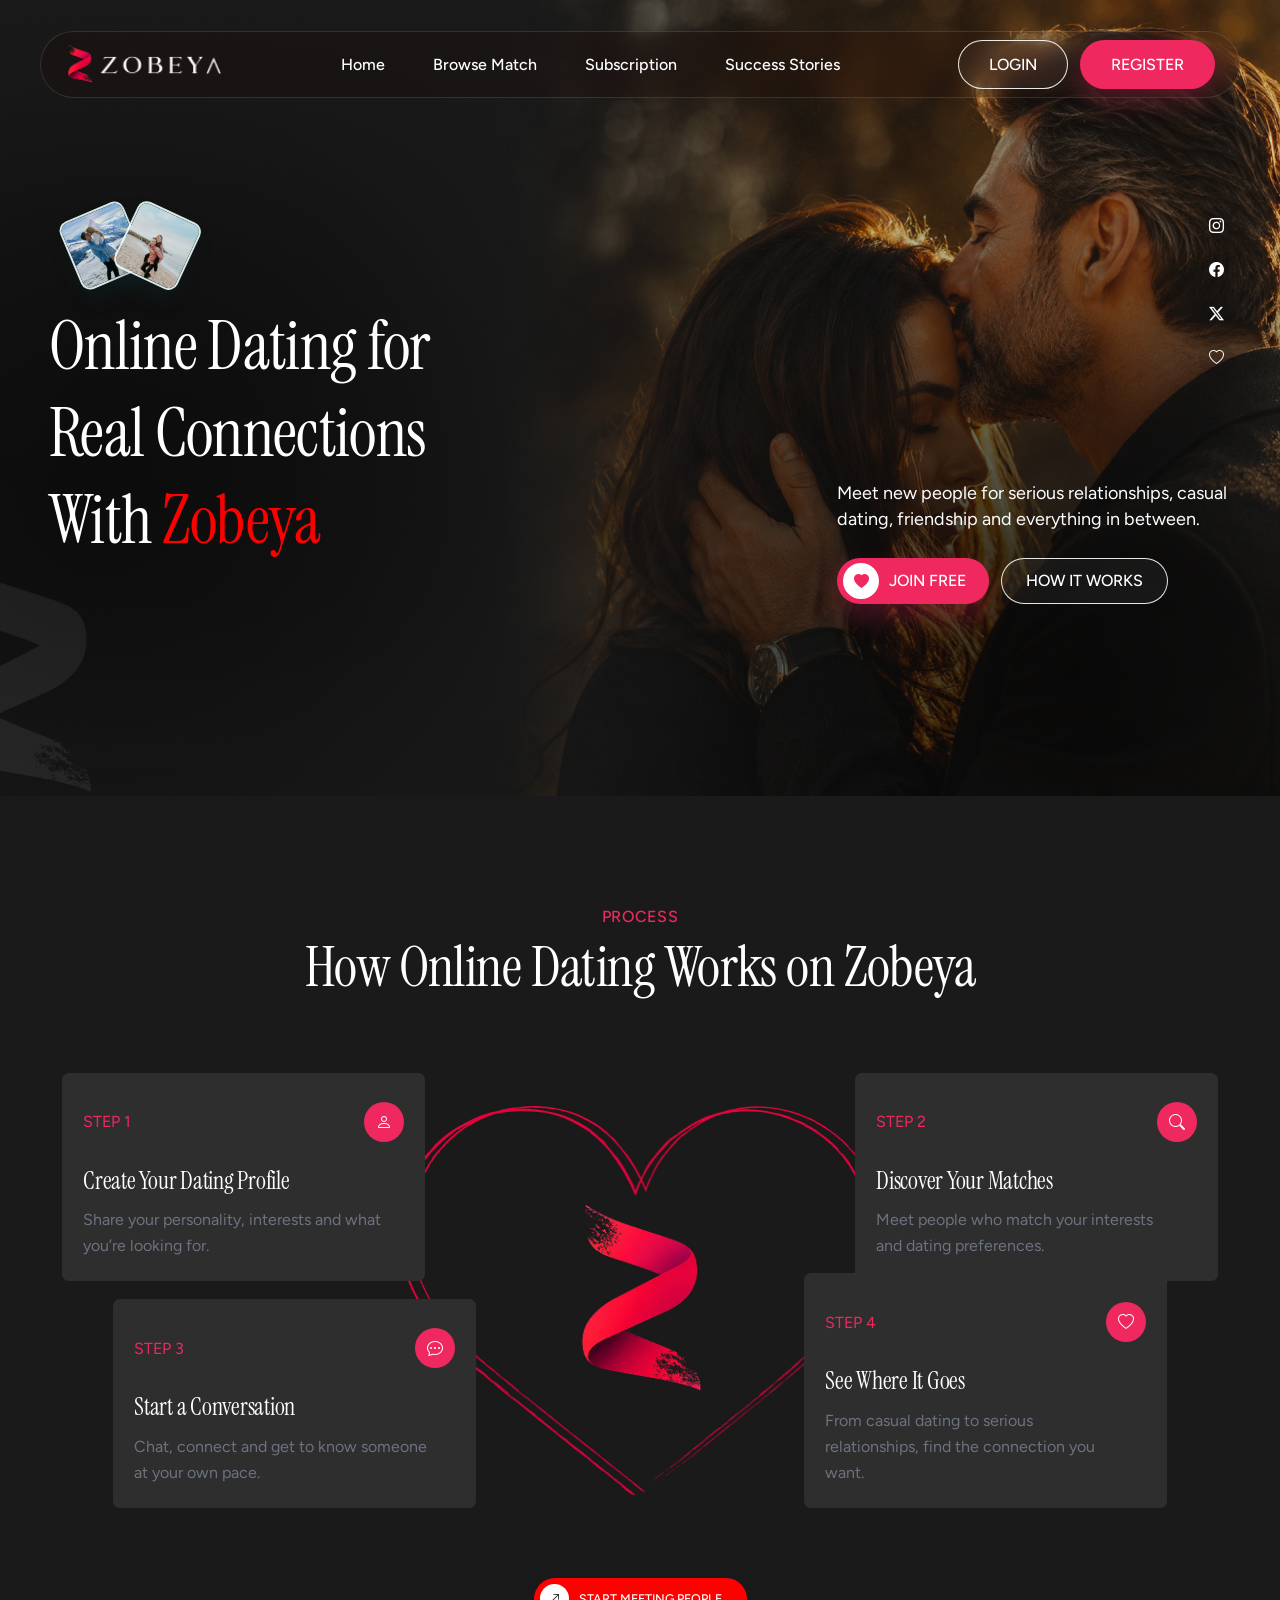
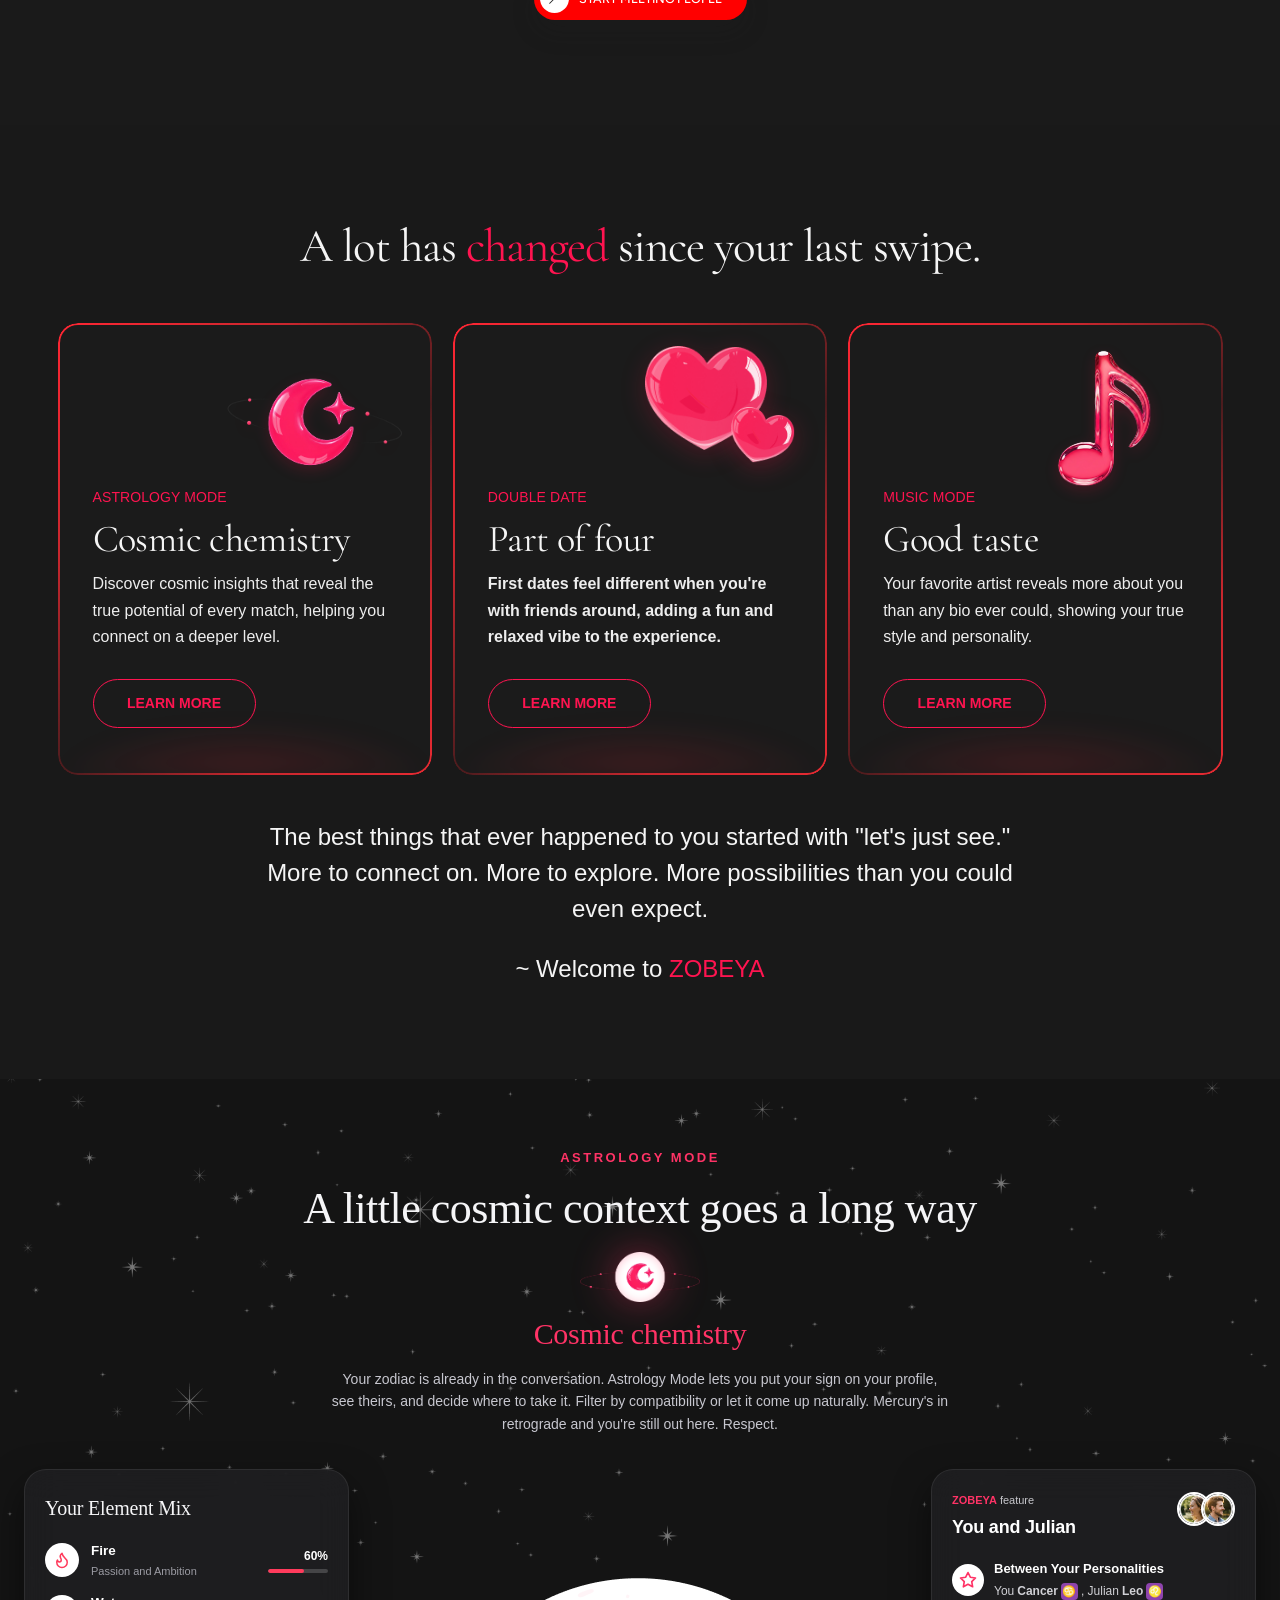
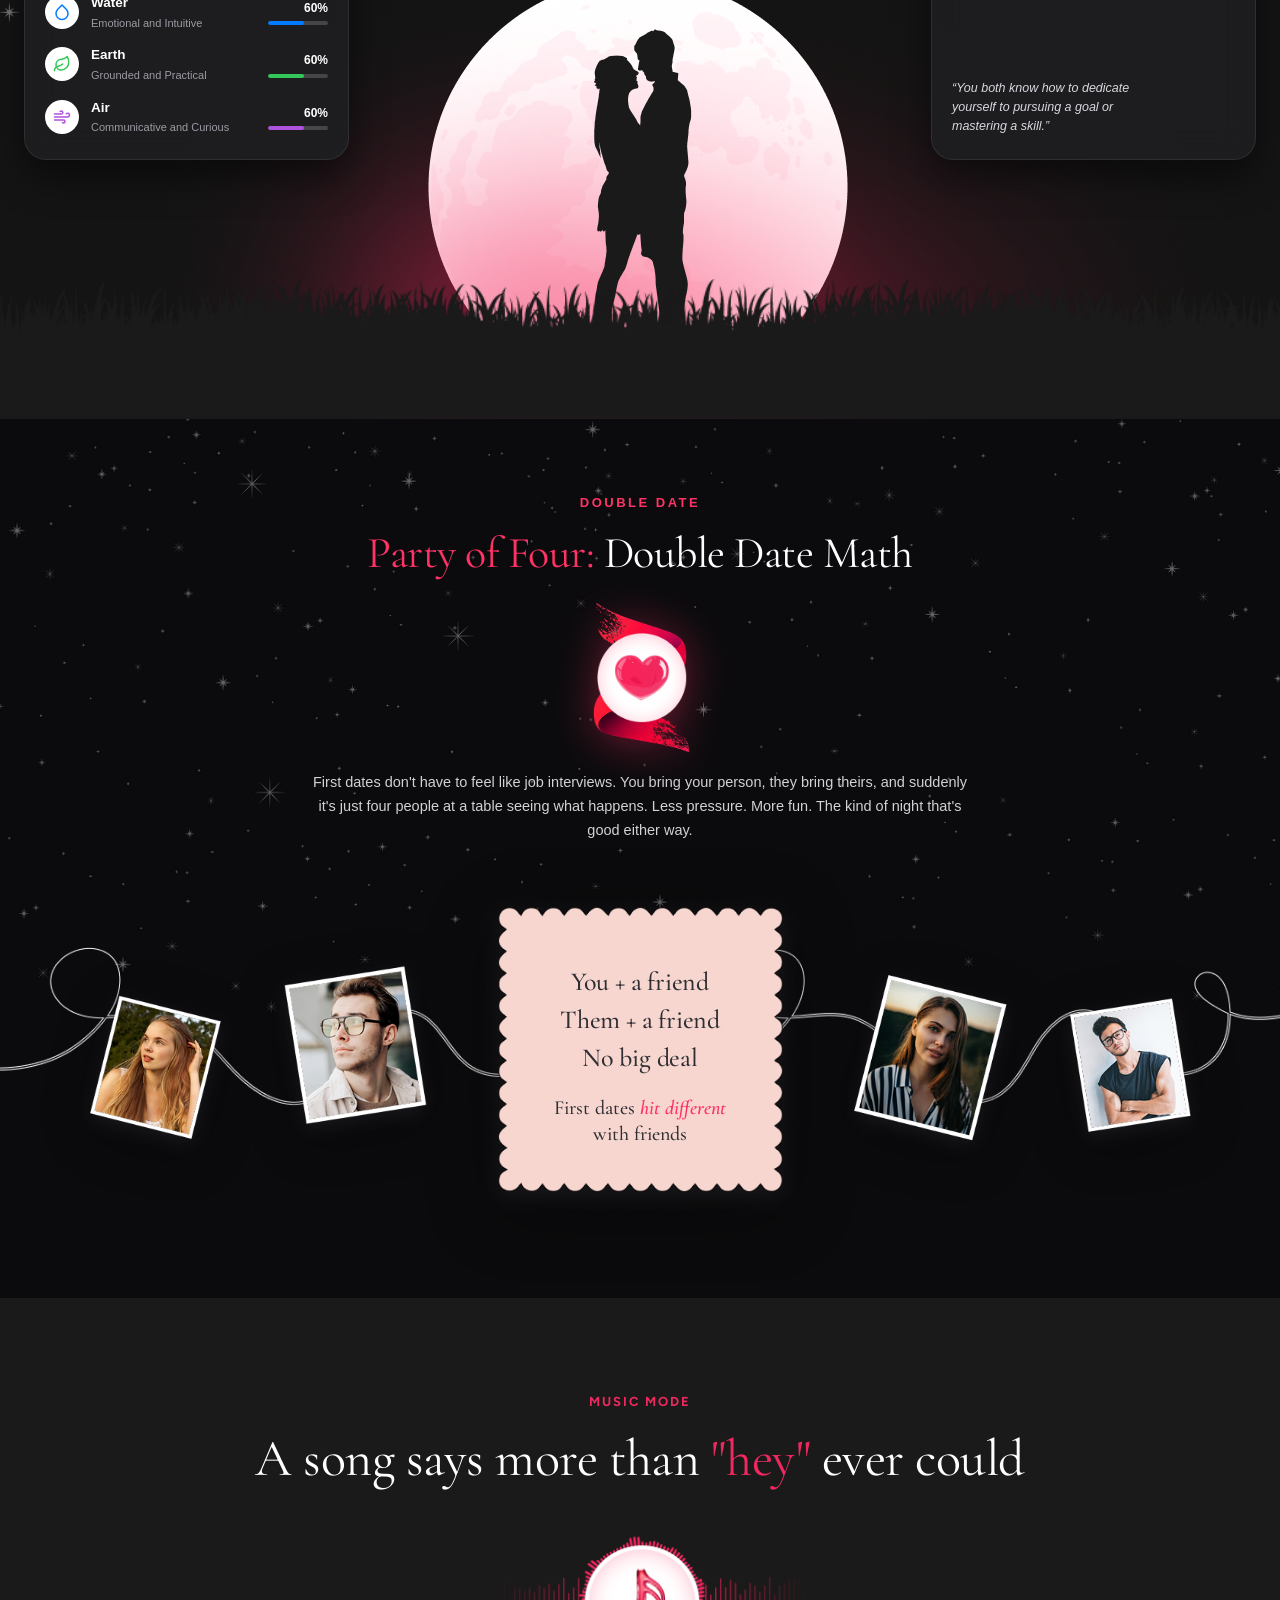
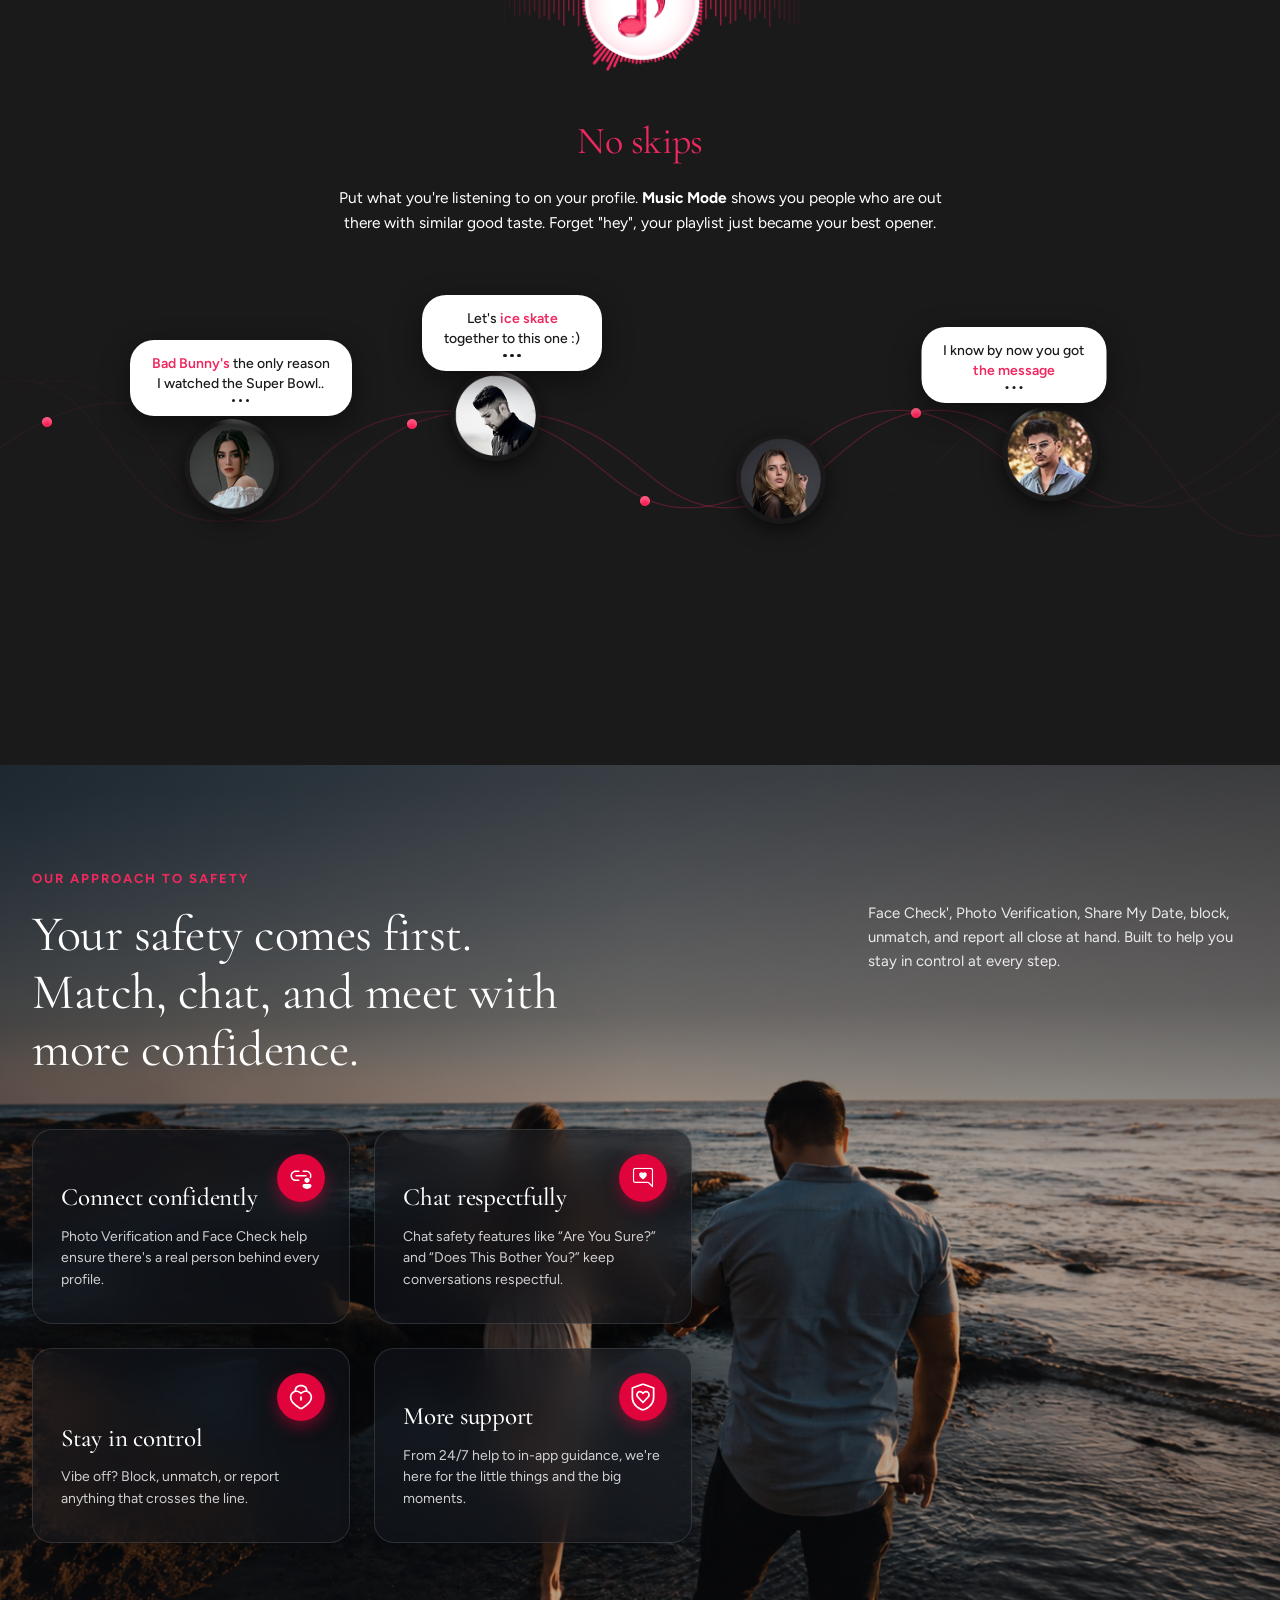
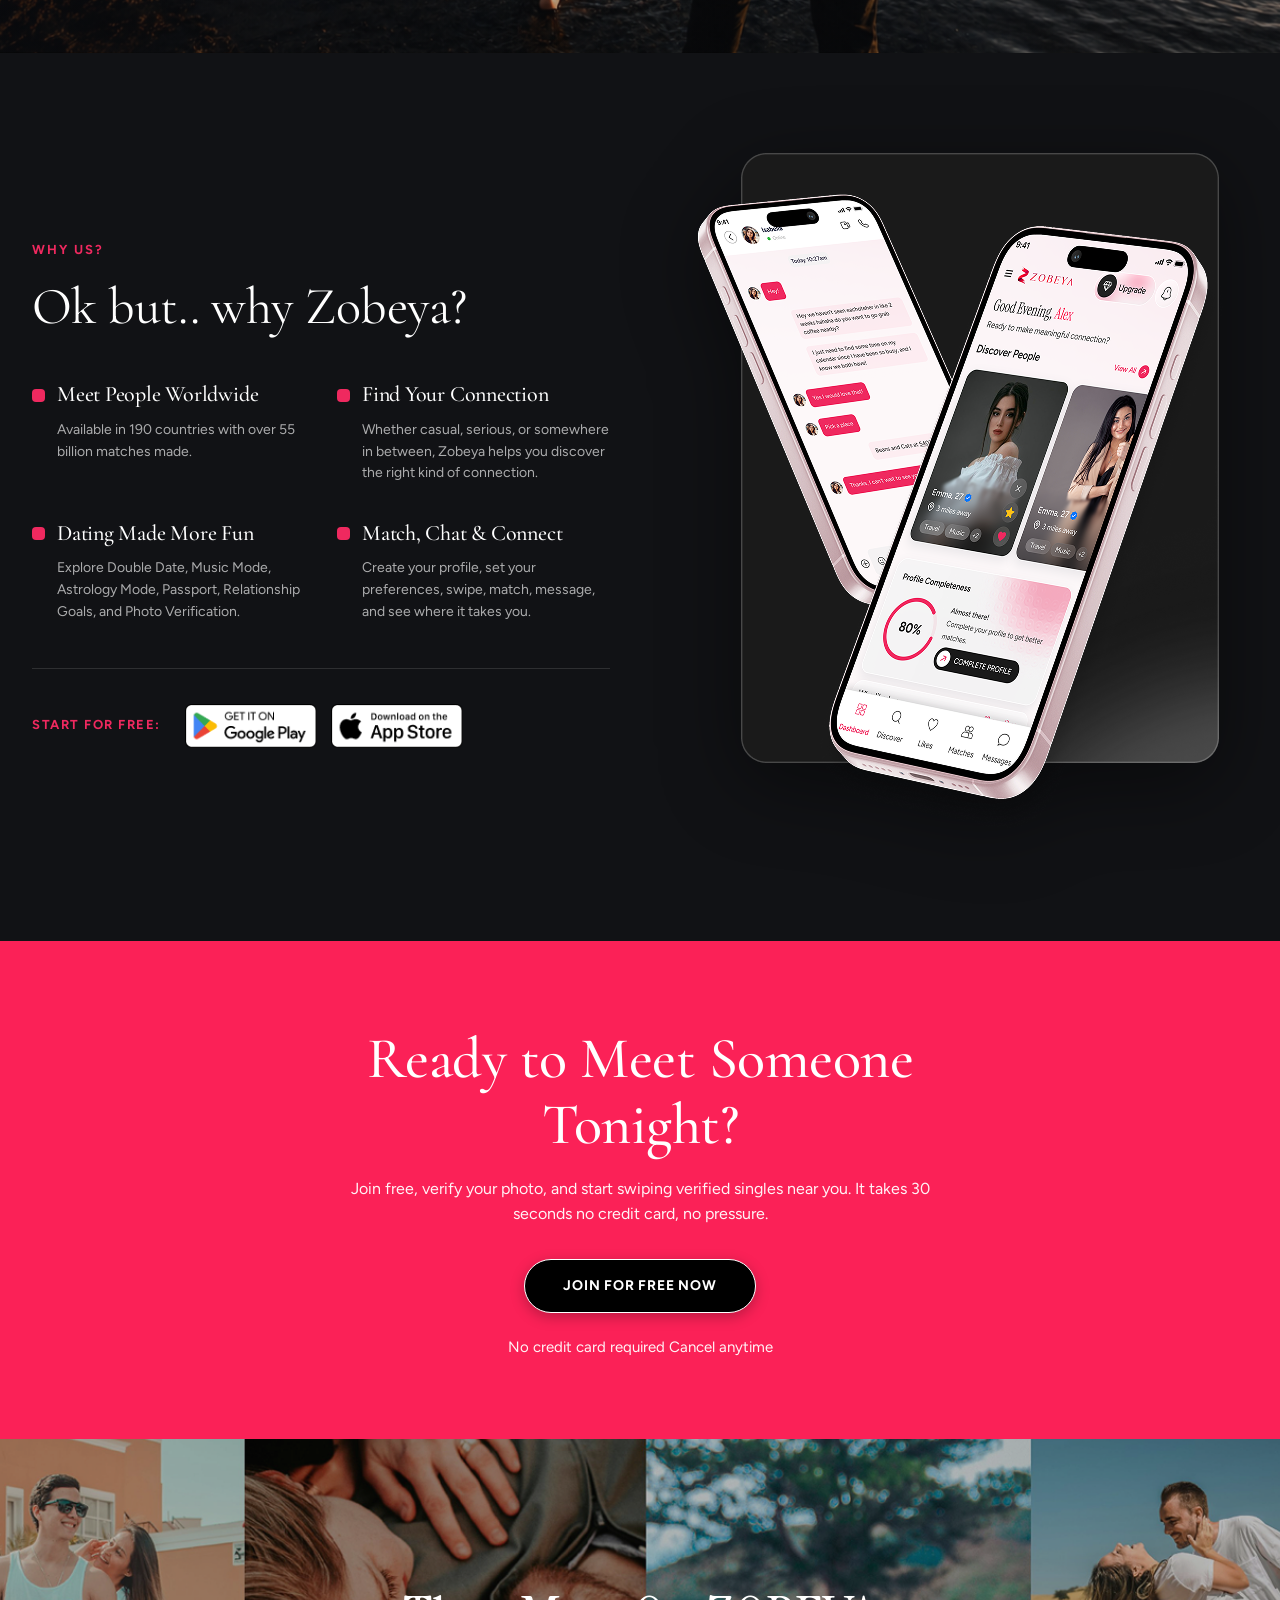
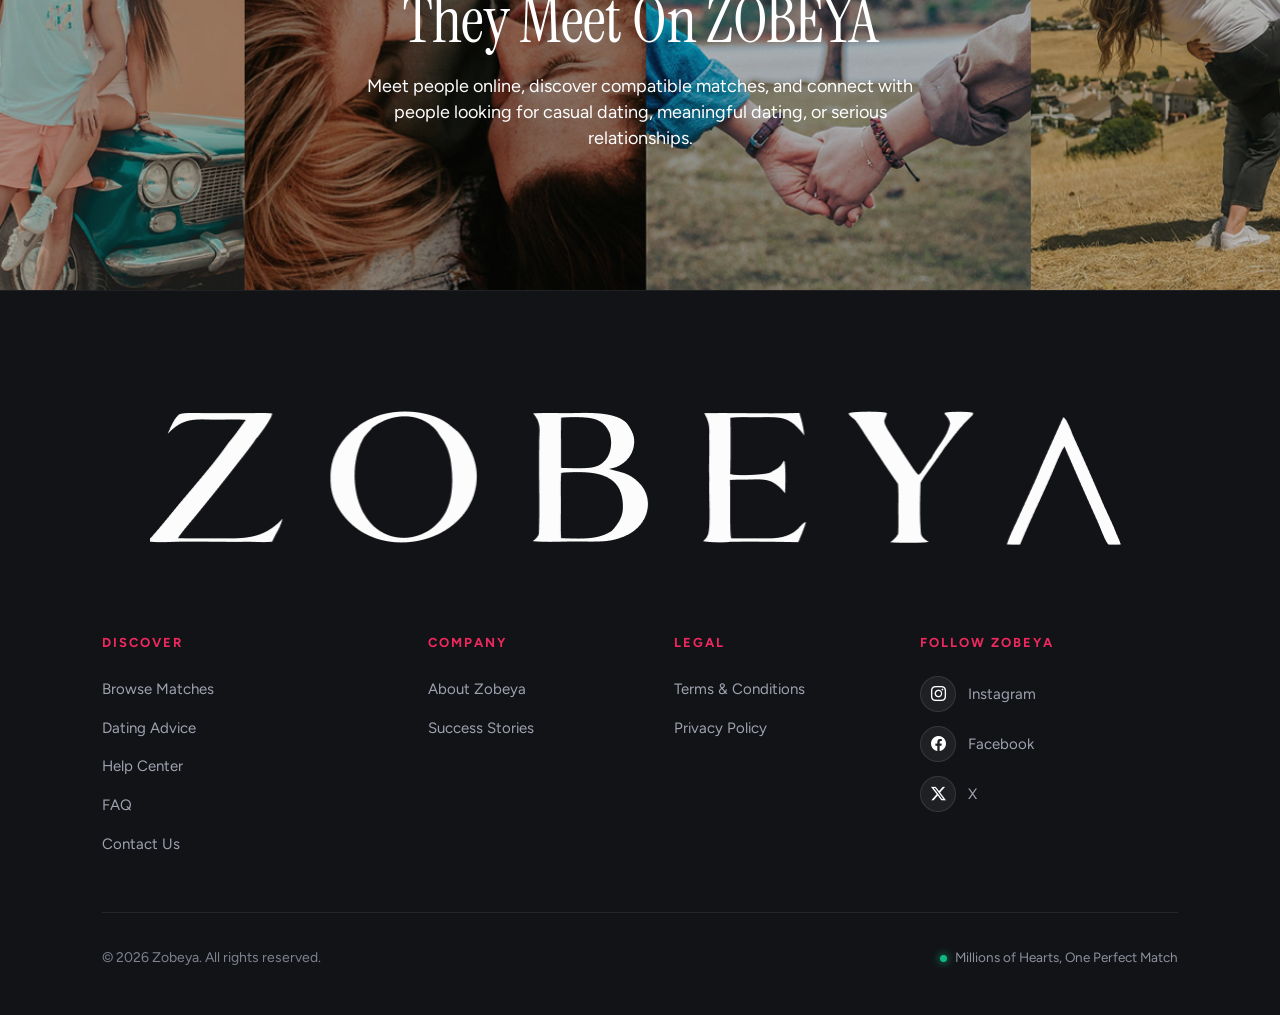
<file: index.html>
<!DOCTYPE html>
<html lang="en">

<head>
    <meta charset="UTF-8">
    <meta name="viewport" content="width=device-width, initial-scale=1.0">
    <title>Zobeya - Millions of Hearts, One Perfect Match</title>
    <link rel="stylesheet" href="assets/plugins/bootstrap-icons/font/bootstrap-icons.min.css">
    <link rel="stylesheet" href="assets/css/style.css">
    <link rel="stylesheet" href="assets/css/responsive.css">
    <link rel="icon" type="image/png" href="assets/images/favicon.png">
    <link rel="preconnect" href="https://fonts.googleapis.com">
    <link rel="preconnect" href="https://fonts.gstatic.com" crossorigin>

    <link href="https://fonts.googleapis.com/css2?family=Cormorant+Garamond:wght@400;500&display=swap" rel="stylesheet">
</head>

<body class="landing-body">
    <main class="landing-page">
        <section class="hero" id="home">
            <div class="hero__intro-banner" aria-hidden="true">
                <img src="assets/images/landing/meet-story-1.png" alt="">
                <img src="assets/images/landing/meet-story-2.png" alt="">
            </div>
            <img class="hero__bg" src="assets/images/landing/hero-main-banner.png" alt="">
            <img class="hero__bg-mobile" src="assets/images/landing/hero-banner-main.png" alt="">
            <div class="hero__shade"></div>

            <header class="nav-shell">
                <a class="brand" href="/" aria-label="Zobeya home">
                    <img src="assets/images/icons/velori-logo-white.png" alt="Zobeya">
                </a>
                <nav class="nav-links" aria-label="Primary navigation">
                    <a href="#home">Home</a>
                    <a href="dashboard.html">Browse Match</a>
                    <a href="profile.html">Subscription</a>
                    <a href="stories.html">Success Stories</a>
                    <a href="login.html" class="mobile-only-link">Login <i
                            class="bi bi-box-arrow-in-right mobile-icon"></i></a>
                </nav>
                <div class="nav-actions">
                    <a class="btn btn--ghost" href="login.html">Login</a>
                    <a class="btn btn--pink" href="register.html">Register</a>
                    <button class="mobile-menu-button" type="button" aria-label="Open menu">
                        <i class="bi bi-list"></i>
                    </button>
                </div>
            </header>

            <div class="hero__polaroids" aria-hidden="true">
                <img class="polaroid polaroid--left" src="assets/images/landing/meet-story-1.png" alt="">
                <img class="polaroid polaroid--right" src="assets/images/landing/meet-story-2.png" alt="">
            </div>

            <div class="hero__copy">
                <h1>Online Dating for <br class="hero__br--desktop"> Real Connections<br class="hero__br--mobile"> <br
                        class="hero__br--desktop"> With <span style="color: red;">Zobeya</span></h1>
            </div>

            <div class="hero__intro">
                <p>Meet new people for serious relationships, casual dating, friendship and everything in between.</p>
                <div class="hero__buttons">
                    <a class="btn btn--pink btn--icon" href="register.html">
                        <span><i class="bi bi-heart-fill"></i></span>
                        Join Free
                    </a>
                    <a class="btn btn--ghost" href="#process">HOW IT WORKS</a>
                </div>
            </div>

            <div class="social-rail" aria-label="Social links">
                <a href="#" aria-label="Instagram"><i class="bi bi-instagram"></i></a>
                <a href="#" aria-label="Facebook"><i class="bi bi-facebook"></i></a>
                <a href="#" aria-label="X"><i class="bi bi-twitter-x"></i></a>
                <a href="#" aria-label="Favorites"><i class="bi bi-heart"></i></a>
            </div>
        </section>

        <section class="process" id="process">
            <div class="section-title">
                <p>Process</p>
                <h2>How Online Dating Works on Zobeya</h2>
            </div>

            <div class="process-map">
                <img class="process-map__outline" src="assets/images/process-mark-1.png" alt="">
                <img class="process-map__mark" src="assets/images/favicon.png" alt="Zobeya">

                <article class="step-card step-card--one">
                    <div class="step-card__top">
                        <span>Step 1</span>
                        <i class="bi bi-person"></i>
                    </div>
                    <h3>Create Your Dating Profile</h3>
                    <p>Share your personality, interests and what you’re looking for.</p>
                </article>

                <article class="step-card step-card--two">
                    <div class="step-card__top">
                        <span>Step 2</span>
                        <i class="bi bi-search"></i>
                    </div>
                    <h3>Discover Your Matches</h3>
                    <p>Meet people who match your interests and dating preferences.</p>
                </article>

                <article class="step-card step-card--three">
                    <div class="step-card__top">
                        <span>Step 3</span>
                        <i class="bi bi-chat-dots"></i>
                    </div>
                    <h3>Start a Conversation</h3>
                    <p>Chat, connect and get to know someone at your own pace.</p>
                </article>

                <article class="step-card step-card--four">
                    <div class="step-card__top">
                        <span>Step 4</span>
                        <i class="bi bi-heart"></i>
                    </div>
                    <h3>See Where It Goes</h3>
                    <p>From casual dating to serious relationships, find the connection you want.</p>
                </article>
            </div>

            <a class="btn btn--dark btn--icon process__cta" href="register.html">
                <span><i class="bi bi-arrow-up-right"></i></span>
                START MEETING PEOPLE
            </a>
        </section>

        <section class="zobeya-changes-section">
            <div class="zobeya-container">

                <h2 class="zobeya-main-title">
                    A lot has <span>changed</span> since your last swipe.
                </h2>

                <div class="zobeya-cards">

                    <!-- CARD 1 -->
                    <div class="zobeya-card">

                        <div class="zobeya-icon">
                            <img src="assets/images/icons/icon-1.png" alt="Astrology">
                        </div>

                        <div class="zobeya-card-content">

                            <div class="zobeya-card-label">
                                ASTROLOGY MODE
                            </div>

                            <h3>Cosmic chemistry</h3>

                            <p>
                                Discover cosmic insights that reveal the
                                true potential of every match, helping
                                you connect on a deeper level.
                            </p>

                            <a href="#astrology-mode " class="zobeya-learn-btn">
                                LEARN MORE
                            </a>

                        </div>
                    </div>


                    <!-- CARD 2 -->
                    <div class="zobeya-card">

                        <div class="zobeya-icon-2">
                            <img src="assets/images/icons/icon-2.png" alt="Double Date" class="heart-main">
                            <img src="assets/images/icons/icon-2.2.png" alt="Double Date" class="heart-small">
                        </div>

                        <div class="zobeya-card-content">

                            <div class="zobeya-card-label">
                                DOUBLE DATE
                            </div>

                            <h3>Part of four</h3>

                            <p class="zobeya-bold-text">
                                First dates feel different when you're
                                with friends around, adding a fun and
                                relaxed vibe to the experience.
                            </p>

                            <a href="#double-date " class="zobeya-learn-btn">
                                LEARN MORE
                            </a>

                        </div>
                    </div>


                    <!-- CARD 3 -->
                    <div class="zobeya-card">

                        <div class="zobeya-icon">
                            <img src="assets/images/icons/icon-3.png" alt="Music Mode">
                        </div>

                        <div class="zobeya-card-content">

                            <div class="zobeya-card-label">
                                MUSIC MODE
                            </div>

                            <h3>Good taste</h3>

                            <p>
                                Your favorite artist reveals more about
                                you than any bio ever could, showing
                                your true style and personality.
                            </p>

                            <a href="#music-mode" class="zobeya-learn-btn">
                                LEARN MORE
                            </a>

                        </div>
                    </div>

                </div>


                <div class="zobeya-bottom-content">

                    <p>
                        The best things that ever happened to you started with
                        "let's just see."<br class="zobeya-desktop-break">

                        More to connect on. More to explore. More possibilities
                        than you could<br class="zobeya-desktop-break">

                        even expect.
                    </p>

                    <div class="zobeya-welcome">
                        ~ Welcome to <span>ZOBEYA</span>
                    </div>

                </div>

            </div>
        </section>


        <!-- ================= COSMIC SECTION START ================= -->

        <section class="cosmic-section" id="astrology-mode ">
            <div class="cosmic-container">

                <!-- Top Header Area -->
                <div class="cosmic-header">
                    <span class="sub-badge">ASTROLOGY MODE</span>
                    <h2 class="main-title">A little cosmic context goes a long way</h2>

                    <!-- Planet / Moon Icon Centerpiece -->
                    <div class="planet-badge-wrapper">
                        <img src="assets/images/icons/star icon.png" alt="Cosmic Chemistry Moon" class="planet-icon" />
                    </div>

                    <h3 class="highlight-title">Cosmic chemistry</h3>
                    <p class="description">
                        Your zodiac is already in the conversation. Astrology Mode lets you put your sign on your
                        profile, see
                        theirs, and decide where to take it. Filter by compatibility or let it come up naturally.
                        Mercury's in
                        retrograde and you're still out here. Respect.
                    </p>
                </div>

                <!-- Cards Layout: Side by Side on Desktop around the center silhouette background -->
                <div class="cosmic-cards-wrapper">

                    <!-- Left Card: Element Mix -->
                    <div class="cosmic-card element-card">
                        <h4 class="card-title">Your Element Mix</h4>

                        <div class="element-list">
                            <!-- Item: Fire -->
                            <div class="element-item">
                                <div class="icon-box icon-fire">
                                    <svg width="20" height="20" viewBox="0 0 24 24" fill="none" stroke="currentColor"
                                        stroke-width="2" stroke-linecap="round" stroke-linejoin="round">
                                        <path
                                            d="M8.5 14.5A2.5 2.5 0 0 0 11 12c0-1.38-.5-2-1-3-1.072-2.143-.224-4.054 2-6 .5 2.5 2 4.9 4 6.5 2 1.6 3 3.5 3 5.5a7 7 0 1 1-14 0c0-1.153.433-2.294 1-3a2.5 2.5 0 0 0 2.5 2.5z" />
                                    </svg>
                                </div>
                                <div class="element-info">
                                    <span class="element-name">Fire</span>
                                    <span class="element-desc">Passion and Ambition</span>
                                </div>
                                <div class="element-metric">
                                    <span class="metric-val">60%</span>
                                    <div class="progress-bar-bg">
                                        <div class="progress-bar-fill fill-fire" style="width: 60%;"></div>
                                    </div>
                                </div>
                            </div>

                            <!-- Item: Water -->
                            <div class="element-item">
                                <div class="icon-box icon-water">
                                    <svg width="20" height="20" viewBox="0 0 24 24" fill="none" stroke="currentColor"
                                        stroke-width="2" stroke-linecap="round" stroke-linejoin="round">
                                        <path d="M12 2.69l5.66 5.66a8 8 0 1 1-11.31 0z" />
                                    </svg>
                                </div>
                                <div class="element-info">
                                    <span class="element-name">Water</span>
                                    <span class="element-desc">Emotional and Intuitive</span>
                                </div>
                                <div class="element-metric">
                                    <span class="metric-val">60%</span>
                                    <div class="progress-bar-bg">
                                        <div class="progress-bar-fill fill-water" style="width: 60%;"></div>
                                    </div>
                                </div>
                            </div>

                            <!-- Item: Earth -->
                            <div class="element-item">
                                <div class="icon-box icon-earth">
                                    <svg width="20" height="20" viewBox="0 0 24 24" fill="none" stroke="currentColor"
                                        stroke-width="2" stroke-linecap="round" stroke-linejoin="round">
                                        <path
                                            d="M11 20A7 7 0 0 1 9.8 6.1C15.5 5 17 4.48 19 2c1 2 2 4.18 2 8 0 5.5-4.78 10-10 10Z" />
                                        <path d="M2 21c0-3 1.85-5.36 5.08-6C9.5 14.52 12 13 13 12" />
                                    </svg>
                                </div>
                                <div class="element-info">
                                    <span class="element-name">Earth</span>
                                    <span class="element-desc">Grounded and Practical</span>
                                </div>
                                <div class="element-metric">
                                    <span class="metric-val">60%</span>
                                    <div class="progress-bar-bg">
                                        <div class="progress-bar-fill fill-earth" style="width: 60%;"></div>
                                    </div>
                                </div>
                            </div>

                            <!-- Item: Air -->
                            <div class="element-item">
                                <div class="icon-box icon-air">
                                    <svg width="20" height="20" viewBox="0 0 24 24" fill="none" stroke="currentColor"
                                        stroke-width="2" stroke-linecap="round" stroke-linejoin="round">
                                        <path
                                            d="M9.59 4.59A2 2 0 1 1 11 8H2m10.59 11.41A2 2 0 1 0 14 16H2m15.73-8.27A2.5 2.5 0 1 1 19.5 12H2" />
                                    </svg>
                                </div>
                                <div class="element-info">
                                    <span class="element-name">Air</span>
                                    <span class="element-desc">Communicative and Curious</span>
                                </div>
                                <div class="element-metric">
                                    <span class="metric-val">60%</span>
                                    <div class="progress-bar-bg">
                                        <div class="progress-bar-fill fill-air" style="width: 60%;"></div>
                                    </div>
                                </div>
                            </div>
                        </div>
                    </div>

                    <!-- Right Card: Personality Feature -->
                    <div class="cosmic-card personality-card">
                        <div class="card-header-flex">
                            <div>
                                <span class="brand-tag"><span class="highlight-brand">ZOBEYA</span> feature</span>
                                <h4 class="partner-title">You and Julian</h4>
                            </div>
                            <!-- Avatars: Woman on left, Julian on right -->
                            <div class="avatar-group">
                                <img src="assets/images/landing/avatar2.png" alt="User" class="avatar avatar-1" />
                                <img src="assets/images/landing/avatar1.png" alt="Julian" class="avatar avatar-2" />
                            </div>
                        </div>

                        <div class="personality-content">
                            <div class="feature-subheading">
                                <div class="icon-star-badge">
                                    <svg width="18" height="18" viewBox="0 0 24 24" fill="none" stroke="#ff3366"
                                        stroke-width="2.2" stroke-linecap="round" stroke-linejoin="round">
                                        <polygon
                                            points="12 2 15.09 8.26 22 9.27 17 14.14 18.18 21.02 12 17.77 5.82 21.02 7 14.14 2 9.27 8.91 8.26 12 2" />
                                    </svg>
                                </div>
                                <div>
                                    <p class="sub-label">Between Your Personalities</p>
                                    <p class="zodiac-match">You <strong>Cancer</strong> <span
                                            class="zodiac-badge">♋</span>, Julian <strong>Leo</strong> <span
                                            class="zodiac-badge">♌</span></p>
                                </div>
                            </div>

                            <blockquote class="personality-quote">
                                &ldquo;You both know how to dedicate<br>yourself to pursuing a goal or<br>mastering a
                                skill.&rdquo;
                            </blockquote>
                        </div>
                    </div>

                </div>
            </div>

            <!-- Bottom Grass Overlay -->
            <div class="cosmic-bottom-grass" aria-hidden="true">
                <img src="assets/images/landing/astrology-bottom.png" alt="" />
            </div>
        </section>
        <!-- ================= COSMIC SECTION END ================= -->

        <!-- ================= DOUBLE DATE SECTION START ================= -->
        <section class="double-date-section" id="double-date">
            <div class="double-date-container">
                <!-- Top Header Area -->
                <div class="double-date-header">
                    <span class="double-date-badge">DOUBLE DATE</span>
                    <h2 class="double-date-title"><span class="title-pink">Party of Four:</span> <span
                            class="title-white">Double Date Math</span></h2>

                    <!-- Center Heart Icon -->
                    <div class="double-date-icon-wrapper">
                        <img src="assets/images/landing/double-date-images/double date icon.png" alt="Double Date Heart"
                            class="double-date-icon" />
                    </div>

                    <p class="double-date-desc">
                        First dates don't have to feel like job interviews. You bring your person, they bring theirs,
                        and suddenly it's just four people at a table seeing what happens. Less pressure. More fun.
                        The kind of night that's good either way.
                    </p>
                </div>

                <!-- Photos and Scalloped Card Display -->
                <div class="double-date-showcase">
                    <!-- Left Photo 1 (Blonde woman) -->
                    <div class="double-date-photo photo-1">
                        <img src="assets/images/landing/double-date-images/double date profile 1.png"
                            alt="Double Date Profile 1" />
                    </div>

                    <!-- Left Photo 2 (Man with glasses) -->
                    <div class="double-date-photo photo-2">
                        <img src="assets/images/landing/double-date-images/double date profile 2.png"
                            alt="Double Date Profile 2" />
                    </div>

                    <!-- Center Scalloped Card -->
                    <div class="double-date-card-box">
                        <img src="assets/images/landing/double-date-images/double date middle.png"
                            alt="Scalloped Card Background" class="scallop-card-bg" />
                        <div class="scallop-card-content">
                            <p class="math-line">You + a friend</p>
                            <p class="math-line">Them + a friend</p>
                            <p class="math-line math-highlight">No big deal</p>
                            <p class="math-footer">First dates <span class="hit-different">hit different</span> <br>
                                with
                                friends</p>
                        </div>
                    </div>

                    <!-- Right Photo 3 (Brunette woman) -->
                    <div class="double-date-photo photo-3">
                        <img src="assets/images/landing/double-date-images/double date profile 3.png"
                            alt="Double Date Profile 3" />
                    </div>

                    <!-- Right Photo 4 (Man in black shirt) -->
                    <div class="double-date-photo photo-4">
                        <img src="assets/images/landing/double-date-images/double date profile 4.png"
                            alt="Double Date Profile 4" />
                    </div>
                </div>
            </div>
        </section>
        <!-- ================= DOUBLE DATE SECTION END ================= -->

        <!-- ================= MUSIC MODE SECTION START ================= -->
        <section class="music-mode-section" id="music-mode">
            <div class="music-mode-container">
                <!-- Top Header Area -->
                <div class="music-mode-header">
                    <span class="music-mode-badge">MUSIC MODE</span>
                    <h2 class="music-mode-title">A song says more than <span class="title-pink">"hey"</span> ever could
                    </h2>

                    <!-- Music Equalizer / Icon -->
                    <div class="music-mode-icon-wrapper">
                        <img src="assets/images/landing/music/music icon.png" alt="Music Mode"
                            class="music-mode-icon" />
                    </div>

                    <h3 class="music-mode-subtitle">No skips</h3>
                    <p class="music-mode-desc">
                        Put what you're listening to on your profile. <strong>Music Mode</strong> shows you people who
                        are out there with similar good taste. Forget "hey", your playlist just became your best opener.
                    </p>
                </div>

                <!-- Showcase Area (Wavy Line, Avatars & Speech Cards) -->
                <div class="music-mode-showcase">
                    <!-- Mobile SVG Wavy Lines (displayed on mobile) -->
                    <div class="music-mode-mobile-wave" aria-hidden="true">
                        <svg viewBox="0 0 430 140" fill="none" preserveAspectRatio="none">
                            <path
                                d="M-20,95 C 20,135 45,115 65,100 C 90,80 110,75 125,75 C 150,75 175,95 205,95 C 235,95 245,118 260,118 C 280,118 295,95 330,85 C 365,75 395,78 450,95"
                                stroke="rgba(230, 46, 92, 0.4)" stroke-width="1.5" />
                            <path
                                d="M-20,80 C 15,65 50,85 75,105 C 105,125 130,85 160,80 C 185,75 200,98 220,105 C 240,112 250,122 265,122 C 290,122 315,70 350,75 C 385,80 405,95 450,95"
                                stroke="rgba(230, 46, 92, 0.75)" stroke-width="1.5" />
                            <circle cx="125" cy="75" r="4" fill="#ef295f" filter="drop-shadow(0 0 5px #ef295f)" />
                            <circle cx="260" cy="118" r="4" fill="#ef295f" filter="drop-shadow(0 0 5px #ef295f)" />
                            <circle cx="410" cy="75" r="4" fill="#ef295f" filter="drop-shadow(0 0 5px #ef295f)" />
                        </svg>
                    </div>

                    <!-- Card 1 (Bad Bunny) -->
                    <div class="music-card card-1">
                        <p class="card-text"><span class="text-pink">Bad Bunny's</span> the only reason<br>I watched the
                            Super Bowl..</p>
                        <div class="card-dots"><span></span><span></span><span></span></div>
                    </div>

                    <!-- Card 2 (Ice skate - desktop only) -->
                    <div class="music-card card-2">
                        <p class="card-text">Let's <span class="text-pink">ice skate</span><br>together to this one :)
                        </p>
                        <div class="card-dots"><span></span><span></span><span></span></div>
                    </div>

                    <!-- Card 3 (The message) -->
                    <div class="music-card card-3">
                        <p class="card-text">I know by now you got<br><span class="text-pink">the message</span></p>
                        <div class="card-dots"><span></span><span></span><span></span></div>
                    </div>

                    <!-- Profile 1 (Woman in white top) -->
                    <div class="music-avatar avatar-1">
                        <img src="assets/images/landing/music/music profile 1.png" alt="Music Profile 1" />
                    </div>

                    <!-- Profile 2 (Man looking down) -->
                    <div class="music-avatar avatar-2">
                        <img src="assets/images/landing/music/music profile 2.png" alt="Music Profile 2" />
                    </div>

                    <!-- Profile 3 (Blonde woman) -->
                    <div class="music-avatar avatar-3">
                        <img src="assets/images/landing/music/music profile 3.png" alt="Music Profile 3" />
                    </div>

                    <!-- Profile 4 (Man with glasses) -->
                    <div class="music-avatar avatar-4">
                        <img src="assets/images/landing/music/music profile 4.png" alt="Music Profile 4" />
                    </div>
                </div>
            </div>
        </section>
        <!-- ================= MUSIC MODE SECTION END ================= -->

        <!-- ================= SAFETY SECTION START ================= -->
        <section class="safety-section" id="safety">
            <div class="safety-container">
                <!-- Safety Header -->
                <div class="safety-header">
                    <div class="safety-header-left">
                        <span class="safety-badge">OUR APPROACH TO SAFETY</span>
                        <h2 class="safety-title">Your safety comes first.<br>Match, chat, and meet with<br>more
                            confidence.</h2>
                    </div>
                    <div class="safety-header-right">
                        <p class="safety-header-desc">
                            Face Check', Photo Verification, Share My Date, block, unmatch, and report all close at
                            hand. Built to help you stay in control at every step.
                        </p>
                    </div>
                </div>

                <!-- Safety Cards Grid -->
                <div class="safety-grid">
                    <!-- Card 1 -->
                    <div class="safety-card">
                        <div class="safety-card-icon" aria-hidden="true">
                            <img src="assets/images/landing/safety-icon-1.svg" alt="Connect Confidently Icon" />
                        </div>
                        <h3 class="safety-card-title">Connect confidently</h3>
                        <p class="safety-card-desc">Photo Verification and Face Check help ensure there's a real person
                            behind every profile.</p>
                    </div>

                    <!-- Card 2 -->
                    <div class="safety-card">
                        <div class="safety-card-icon" aria-hidden="true">
                            <img src="assets/images/landing/safety-icon-2.svg" alt="Chat Respectfully Icon" />
                        </div>
                        <h3 class="safety-card-title">Chat respectfully</h3>
                        <p class="safety-card-desc">Chat safety features like “Are You Sure?” and “Does This Bother
                            You?” keep conversations respectful.</p>
                    </div>

                    <!-- Card 3 -->
                    <div class="safety-card">
                        <div class="safety-card-icon" aria-hidden="true">
                            <img src="assets/images/landing/safety-icon-3.svg" alt="Stay In Control Icon" />
                        </div>
                        <h3 class="safety-card-title">Stay in control</h3>
                        <p class="safety-card-desc">Vibe off? Block, unmatch, or report anything that crosses the line.
                        </p>
                    </div>

                    <!-- Card 4 -->
                    <div class="safety-card">
                        <div class="safety-card-icon" aria-hidden="true">
                            <img src="assets/images/landing/safety-icon-4.svg" alt="More Support Icon" />
                        </div>
                        <h3 class="safety-card-title">More support</h3>
                        <p class="safety-card-desc">From 24/7 help to in-app guidance, we're here for the little things
                            and the big moments.</p>
                    </div>
                </div>
            </div>
        </section>
        <!-- ================= SAFETY SECTION END ================= -->

        <!-- ================= WHY ZOBEYA SECTION START ================= -->
        <section class="why-zobeya-section" id="why-zobeya">
            <div class="why-zobeya-container">
                <!-- Left Content Column -->
                <div class="why-zobeya-content">
                    <span class="why-zobeya-badge">WHY US?</span>
                    <h2 class="why-zobeya-title">Ok but.. why Zobeya?</h2>

                    <!-- Features Grid (2x2 on desktop, 1 col on mobile) -->
                    <div class="why-zobeya-grid">
                        <!-- Feature 1 -->
                        <div class="why-zobeya-item">
                            <div class="why-zobeya-item-header">
                                <span class="why-bullet"></span>
                                <h3 class="why-item-title">Meet People Worldwide</h3>
                            </div>
                            <p class="why-item-desc">Available in 190 countries with over 55 billion matches made.</p>
                        </div>

                        <!-- Feature 2 -->
                        <div class="why-zobeya-item">
                            <div class="why-zobeya-item-header">
                                <span class="why-bullet"></span>
                                <h3 class="why-item-title">Find Your Connection</h3>
                            </div>
                            <p class="why-item-desc">Whether casual, serious, or somewhere in between, Zobeya helps you
                                discover the right kind of connection.</p>
                        </div>

                        <!-- Feature 3 -->
                        <div class="why-zobeya-item">
                            <div class="why-zobeya-item-header">
                                <span class="why-bullet"></span>
                                <h3 class="why-item-title">Dating Made More Fun</h3>
                            </div>
                            <p class="why-item-desc">Explore Double Date, Music Mode, Astrology Mode, Passport,
                                Relationship Goals, and Photo Verification.</p>
                        </div>

                        <!-- Feature 4 -->
                        <div class="why-zobeya-item">
                            <div class="why-zobeya-item-header">
                                <span class="why-bullet"></span>
                                <h3 class="why-item-title">Match, Chat & Connect</h3>
                            </div>
                            <p class="why-item-desc">Create your profile, set your preferences, swipe, match, message,
                                and see where it takes you.</p>
                        </div>
                    </div>

                    <!-- Divider Line -->
                    <div class="why-zobeya-divider"></div>

                    <!-- App Download Action Area -->
                    <div class="why-zobeya-download">
                        <span class="download-label">START FOR FREE:</span>
                        <div class="download-buttons">
                            <a href="#" class="store-btn" aria-label="Get it on Google Play">
                                <img src="assets/images/landing/Store download button.png"
                                    alt="Get it on Google Play" />
                            </a>
                            <a href="#" class="store-btn" aria-label="Download on the App Store">
                                <img src="assets/images/landing/Store download button (2).png"
                                    alt="Download on the App Store" />
                            </a>
                        </div>
                    </div>
                </div>

                <!-- Right Visual Column (Phones) -->
                <div class="why-zobeya-visual">
                    <img src="assets/images/landing/Why ZOBEYA right side image main.png" alt="Zobeya App Experience"
                        class="why-main-img" />
                </div>
            </div>
        </section>
        <!-- ================= WHY ZOBEYA SECTION END ================= -->

        <!-- ================= READY TO MEET SECTION START ================= -->
        <section class="ready-section">
            <div class="ready-container">
                <h2 class="ready-title">Ready to Meet Someone Tonight?</h2>
                <p class="ready-subtitle">
                    Join free, verify your photo, and start swiping verified singles near you. It takes 30 seconds no
                    credit card, no pressure.
                </p>
                <a href="register.html" class="ready-cta-btn">JOIN FOR FREE NOW</a>
                <p class="ready-footnote">No credit card required Cancel anytime</p>
            </div>
        </section>
        <!-- ================= READY TO MEET SECTION END ================= -->

        <section class="story-banner">
            <div class="story-banner__image story-banner__image--one"></div>
            <div class="story-banner__image story-banner__image--two"></div>
            <div class="story-banner__image story-banner__image--three"></div>
            <div class="story-banner__image story-banner__image--four"></div>
            <div class="story-banner__content">
                <h2>They Meet On ZOBEYA</h2>
                <p>Meet people online, discover compatible matches, and connect with people looking for casual dating,
                    meaningful dating, or serious relationships.</p>
            </div>
        </section>

        <footer class="footer footer--zobeya">
            <div class="footer__inner">
                <img class="footer__logo" src="assets/images/footer.png" alt="Zobeya">

                <div class="footer__grid">
                    <!-- Column 1: DISCOVER -->
                    <div class="footer__col">
                        <h4 class="footer__heading">DISCOVER</h4>
                        <ul class="footer__nav-list">
                            <li><a href="dashboard.html">Browse Matches</a></li>
                            <!-- <li><a href="register.html">Serious Relationships</a></li>
                            <li><a href="register.html">Casual Dating</a></li> -->
                            <li><a href="dating-advice.html">Dating Advice</a></li>
                            <li><a href="help.html">Help Center</a></li>
                            <li><a href="dating-advice.html#faq">FAQ</a></li>
                            <li><a href="help.html">Contact Us</a></li>
                        </ul>
                    </div>

                    <!-- Column 2: COMPANY -->
                    <div class="footer__col">
                        <h4 class="footer__heading">COMPANY</h4>
                        <ul class="footer__nav-list">
                            <li><a href="#why-zobeya">About Zobeya</a></li>
                            <li><a href="stories.html">Success Stories</a></li>
                        </ul>
                    </div>

                    <!-- Column 3: LEGAL -->
                    <div class="footer__col">
                        <h4 class="footer__heading">LEGAL</h4>
                        <ul class="footer__nav-list">
                            <li><a href="terms.html">Terms &amp; Conditions</a></li>
                            <li><a href="terms.html">Privacy Policy</a></li>
                        </ul>
                    </div>

                    <!-- Column 4: FOLLOW ZOBEYA -->
                    <div class="footer__col footer__col--social">
                        <h4 class="footer__heading">FOLLOW ZOBEYA</h4>
                        <ul class="footer__social-list">
                            <li>
                                <a href="https://instagram.com" target="_blank" rel="noopener noreferrer">
                                    <span class="footer__social-icon"><i class="bi bi-instagram"></i></span>
                                    <span>Instagram</span>
                                </a>
                            </li>
                            <li>
                                <a href="https://facebook.com" target="_blank" rel="noopener noreferrer">
                                    <span class="footer__social-icon"><i class="bi bi-facebook"></i></span>
                                    <span>Facebook</span>
                                </a>
                            </li>
                            <li>
                                <a href="https://x.com" target="_blank" rel="noopener noreferrer">
                                    <span class="footer__social-icon"><i class="bi bi-twitter-x"></i></span>
                                    <span>X</span>
                                </a>
                            </li>
                        </ul>
                    </div>
                </div>

                <!-- Footer Bottom Bar -->
                <div class="footer__bottom-bar">
                    <p class="copyright">&copy; <span id="currentYear">2026</span> Zobeya. All rights reserved.</p>
                    <div class="footer__badge">
                        <span class="badge-dot"></span>
                        Millions of Hearts, One Perfect Match
                    </div>
                </div>
            </div>
        </footer>
    </main>
    <script src="assets/js/jquery.min.js"></script>
    <script src="assets/js/main.js"></script>
</body>

</html>
</file>
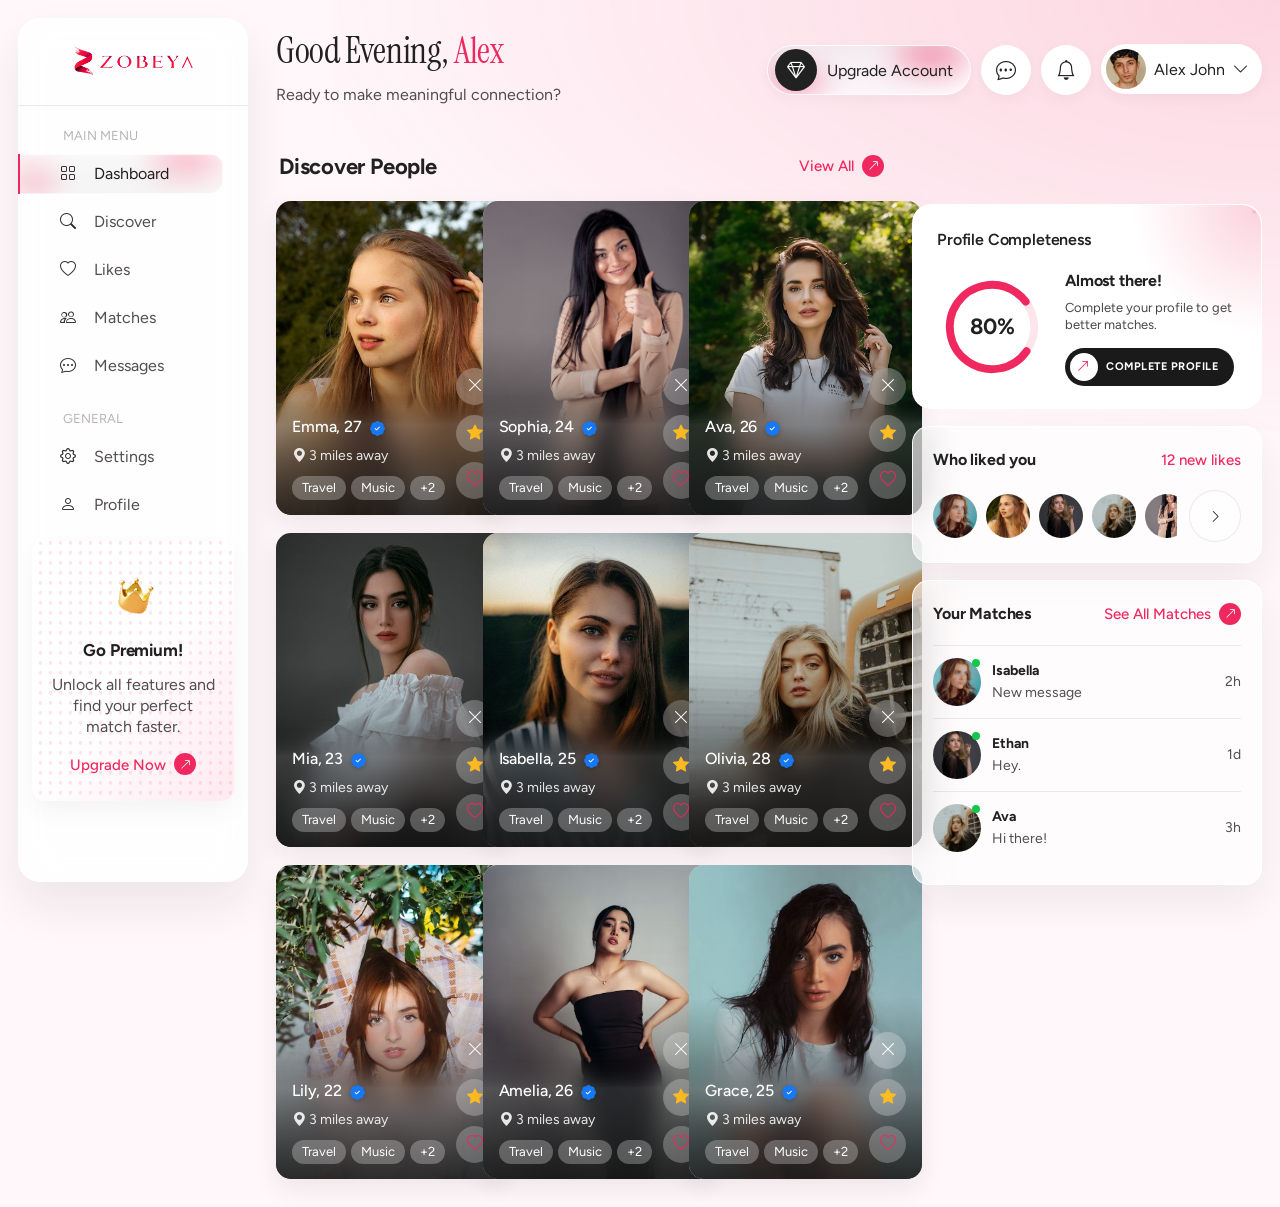
<file: dashboard.html>
<!DOCTYPE html>
<html lang="en">

<head>
   <meta charset="UTF-8">
   <meta name="viewport" content="width=device-width, initial-scale=1.0">
   <title>Zobeya - Dashboard</title>
   <link rel="stylesheet" href="assets/plugins/bootstrap-icons/font/bootstrap-icons.min.css">
   <link rel="stylesheet" href="assets/css/style.css">
    <link rel="stylesheet" href="assets/css/responsive.css">
   <link rel="stylesheet" href="assets/css/dashboard.css">
    <link rel="icon" type="image/png" href="assets/images/favicon.png">
</head>

<body class="dash-body">
   <main class="dashboard-shell">
      <aside class="dash-sidebar" aria-label="Dashboard navigation">
         <a class="dash-brand" href="index.html">
            <img src="assets/images/icons/velori-logo.png" alt="Zobeya">
         </a>

         <div class="dash-drawer-user">
            <a class="dash-drawer-profile" href="profile.html">
               <img src="assets/images/avatars/avatar-alex.jpg" alt="Alex John">
               <span>
                  <strong>Alex John</strong>
                  <small>View Profile <i class="bi bi-arrow-up-right"></i></small>
               </span>
            </a>
            <button class="dash-drawer-close" type="button" aria-label="Close menu">
               <i class="bi bi-x-lg"></i>
            </button>
         </div>

         <nav class="dash-drawer-nav" aria-label="Mobile dashboard navigation">
            <span class="dash-drawer-eyebrow">General</span>
            <a href="profile.html"><i class="bi bi-person"></i> Profile</a>
            <a href="settings.html"><i class="bi bi-gear"></i> Settings</a>
            <a href="notifications.html"><i class="bi bi-bell"></i> Notifications <b>3</b></a>
            <a class="dash-drawer-upgrade" href="#upgrade-modal" data-open-modal="credits"><i class="bi bi-crown"></i> Upgrade to premium</a>
            <span class="dash-drawer-eyebrow">Support</span>
            <a href="help.html"><i class="bi bi-question-circle"></i> Help & Support</a>
            <a href="terms.html"><i class="bi bi-file-earmark-text"></i> Terms & Conditions</a>
            <a class="dash-drawer-logout" href="login.html"><i class="bi bi-box-arrow-right"></i> Logout</a>
         </nav>

         <nav class="dash-nav">
            <span class="dash-nav__eyebrow">Main Menu</span>
            <a class="active" href="dashboard.html"><i class="bi bi-grid"></i> Dashboard</a>
            <a href="dashboard.html"><i class="bi bi-search"></i> Discover</a>
            <a href="likes.html"><i class="bi bi-heart"></i> Likes</a>
            <a href="messages.html"><i class="bi bi-people"></i> Matches</a>
            <a href="messages.html"><i class="bi bi-chat-dots"></i> Messages</a>
            <span class="dash-nav__eyebrow">General</span>
            <a href="settings.html"><i class="bi bi-gear"></i> Settings</a>
            <a href="profile.html"><i class="bi bi-person"></i> Profile</a>
         </nav>

         <div class="premium-box">
            <div class="premium-box__icon"><img src="assets/images/modals/modal-credits-coin.png" alt=""></div>
            <h3>Go Premium!</h3>
            <p>Unlock all features and find your perfect match faster.</p>
            <a href="#upgrade-modal" data-open-modal="credits">Upgrade Now <i class="bi bi-arrow-up-right"></i></a>
         </div>
      </aside>
      <button class="dash-sidebar-backdrop" type="button" aria-label="Close menu"></button>

      <section class="dash-main">
         <header class="dash-mobile-head">
            <button class="dash-menu-btn" type="button" aria-label="Open menu" aria-expanded="false"><i class="bi bi-list"></i></button>
            <a class="dash-mobile-brand" href="index.html">
               <img src="assets/images/icons/velori-logo.png" alt="Zobeya">
            </a>
            <div class="dash-mobile-actions">
               <a class="upgrade-pill" href="#upgrade-modal" data-open-modal="credits"><i class="bi bi-gem"></i> Upgrade</a>
               <a class="circle-action" href="notifications.html" aria-label="Notifications"><i class="bi bi-bell"></i></a>
            </div>
         </header>

         <header class="dash-topbar">
            <div>
               <h1>Good Evening, <span>Alex</span></h1>
               <p>Ready to make meaningful connection?</p>
            </div>
            <div class="dash-actions">
               <a class="upgrade-pill" href="#upgrade-modal" data-open-modal="credits"><i class="bi bi-gem"></i> Upgrade Account</a>
               <a class="circle-action" href="messages.html" aria-label="Messages"><i class="bi bi-chat-dots"></i></a>
               
               <!-- Notification Popup Trigger & Panel -->
               <a class="circle-action" href="notifications.html" aria-label="Notifications"><i class="bi bi-bell"></i></a>

               <!-- Profile Dropdown Trigger & Menu -->
               <button class="dash-user" type="button">
                  <img src="assets/images/avatars/avatar-alex.jpg" alt="Alex">
                  <span>Alex John</span>
               </button>
            </div>
         </header>

         <div class="dash-grid">
            <section class="dash-discover">
               <div class="dash-section-title">
                  <h2>Discover People</h2>
                  <a href="someone-profile.html">View All <i class="bi bi-arrow-up-right"></i></a>
               </div>

               <div class="discover-grid" id="discoverGrid">
                  <article class="profile-card" data-status="new">
                     <img src="assets/images/profiles/profile-11.jpg" alt="Emma" class="profile-card__photo">
                     <div class="profile-card__info">
                        <h3><a href="someone-profile.html">Emma, 27</a> <i class="bi bi-patch-check-fill"></i></h3>
                        <p><i class="bi bi-geo-alt-fill"></i> 3 miles away</p>
                        <div class="tags"><span>Travel</span><span>Music</span><span>+2</span></div>
                     </div>
                     <div class="profile-card__actions">
                        <button aria-label="Dismiss"><i class="bi bi-x-lg"></i></button>
                        <button aria-label="Favorite"><i class="bi bi-star-fill"></i></button>
                        <button aria-label="Like"><i class="bi bi-heart"></i></button>
                     </div>
                  </article>
                  <article class="profile-card" data-status="online">
                     <img src="assets/images/profiles/profile-2.jpg" alt="Sophia" class="profile-card__photo">
                     <div class="profile-card__info">
                        <h3><a href="someone-profile.html">Sophia, 24</a> <i class="bi bi-patch-check-fill"></i></h3>
                        <p><i class="bi bi-geo-alt-fill"></i> 3 miles away</p>
                        <div class="tags"><span>Travel</span><span>Music</span><span>+2</span></div>
                     </div>
                     <div class="profile-card__actions">
                        <button aria-label="Dismiss"><i class="bi bi-x-lg"></i></button>
                        <button aria-label="Favorite"><i class="bi bi-star-fill"></i></button>
                        <button aria-label="Like"><i class="bi bi-heart"></i></button>
                     </div>
                  </article>
                  <article class="profile-card" data-status="new online">
                     <img src="assets/images/profiles/profile-3.jpg" alt="Ava" class="profile-card__photo">
                     <div class="profile-card__info">
                        <h3><a href="someone-profile.html">Ava, 26</a> <i class="bi bi-patch-check-fill"></i></h3>
                        <p><i class="bi bi-geo-alt-fill"></i> 3 miles away</p>
                        <div class="tags"><span>Travel</span><span>Music</span><span>+2</span></div>
                     </div>
                     <div class="profile-card__actions">
                        <button aria-label="Dismiss"><i class="bi bi-x-lg"></i></button>
                        <button aria-label="Favorite"><i class="bi bi-star-fill"></i></button>
                        <button aria-label="Like"><i class="bi bi-heart"></i></button>
                     </div>
                  </article>
                  <article class="profile-card">
                     <img src="assets/images/profiles/profile-9.jpg" alt="Mia" class="profile-card__photo">
                     <div class="profile-card__info">
                        <h3><a href="someone-profile.html">Mia, 23</a> <i class="bi bi-patch-check-fill"></i></h3>
                        <p><i class="bi bi-geo-alt-fill"></i> 3 miles away</p>
                        <div class="tags"><span>Travel</span><span>Music</span><span>+2</span></div>
                     </div>
                     <div class="profile-card__actions">
                        <button aria-label="Dismiss"><i class="bi bi-x-lg"></i></button>
                        <button aria-label="Favorite"><i class="bi bi-star-fill"></i></button>
                        <button aria-label="Like"><i class="bi bi-heart"></i></button>
                     </div>
                  </article>
                  <article class="profile-card" data-status="online">
                     <img src="assets/images/profiles/profile-10.jpg" alt="Isabella" class="profile-card__photo">
                     <div class="profile-card__info">
                        <h3><a href="someone-profile.html">Isabella, 25</a> <i class="bi bi-patch-check-fill"></i></h3>
                        <p><i class="bi bi-geo-alt-fill"></i> 3 miles away</p>
                        <div class="tags"><span>Travel</span><span>Music</span><span>+2</span></div>
                     </div>
                     <div class="profile-card__actions">
                        <button aria-label="Dismiss"><i class="bi bi-x-lg"></i></button>
                        <button aria-label="Favorite"><i class="bi bi-star-fill"></i></button>
                        <button aria-label="Like"><i class="bi bi-heart"></i></button>
                     </div>
                  </article>
                  <article class="profile-card" data-status="new">
                     <img src="assets/images/profiles/profile-12.jpg" alt="Olivia" class="profile-card__photo">
                     <div class="profile-card__info">
                        <h3><a href="someone-profile.html">Olivia, 28</a> <i class="bi bi-patch-check-fill"></i></h3>
                        <p><i class="bi bi-geo-alt-fill"></i> 3 miles away</p>
                        <div class="tags"><span>Travel</span><span>Music</span><span>+2</span></div>
                     </div>
                     <div class="profile-card__actions">
                        <button aria-label="Dismiss"><i class="bi bi-x-lg"></i></button>
                        <button aria-label="Favorite"><i class="bi bi-star-fill"></i></button>
                        <button aria-label="Like"><i class="bi bi-heart"></i></button>
                     </div>
                  </article>
                  <article class="profile-card">
                     <img src="assets/images/profiles/profile-8.jpg" alt="Lily" class="profile-card__photo">
                     <div class="profile-card__info">
                        <h3><a href="someone-profile.html">Lily, 22</a> <i class="bi bi-patch-check-fill"></i></h3>
                        <p><i class="bi bi-geo-alt-fill"></i> 3 miles away</p>
                        <div class="tags"><span>Travel</span><span>Music</span><span>+2</span></div>
                     </div>
                     <div class="profile-card__actions">
                        <button aria-label="Dismiss"><i class="bi bi-x-lg"></i></button>
                        <button aria-label="Favorite"><i class="bi bi-star-fill"></i></button>
                        <button aria-label="Like"><i class="bi bi-heart"></i></button>
                     </div>
                  </article>
                  <article class="profile-card" data-status="online">
                     <img src="assets/images/profiles/profile-6.jpg" alt="Amelia" class="profile-card__photo">
                     <div class="profile-card__info">
                        <h3><a href="someone-profile.html">Amelia, 26</a> <i class="bi bi-patch-check-fill"></i></h3>
                        <p><i class="bi bi-geo-alt-fill"></i> 3 miles away</p>
                        <div class="tags"><span>Travel</span><span>Music</span><span>+2</span></div>
                     </div>
                     <div class="profile-card__actions">
                        <button aria-label="Dismiss"><i class="bi bi-x-lg"></i></button>
                        <button aria-label="Favorite"><i class="bi bi-star-fill"></i></button>
                        <button aria-label="Like"><i class="bi bi-heart"></i></button>
                     </div>
                  </article>
                  <article class="profile-card" data-status="new online">
                     <img src="assets/images/profiles/profile-5.jpg" alt="Grace" class="profile-card__photo">
                     <div class="profile-card__info">
                        <h3><a href="someone-profile.html">Grace, 25</a> <i class="bi bi-patch-check-fill"></i></h3>
                        <p><i class="bi bi-geo-alt-fill"></i> 3 miles away</p>
                        <div class="tags"><span>Travel</span><span>Music</span><span>+2</span></div>
                     </div>
                     <div class="profile-card__actions">
                        <button aria-label="Dismiss"><i class="bi bi-x-lg"></i></button>
                        <button aria-label="Favorite"><i class="bi bi-star-fill"></i></button>
                        <button aria-label="Like"><i class="bi bi-heart"></i></button>
                     </div>
                  </article>
               </div>
            </section>

            <aside class="dash-sidecards">
               <section class="mini-card completeness-card">
                  <h3>Profile Completeness</h3>
                  <div class="completeness-content">
                     <div class="completeness-circle">
                        <svg viewBox="0 0 120 120" aria-hidden="true">
                           <circle cx="60" cy="60" r="46" class="track"></circle>
                           <circle cx="60" cy="60" r="46" class="progress"></circle>
                        </svg>
                        <div class="percentage">80%</div>
                     </div>
                     <div class="completeness-info">
                        <h4>Almost there!</h4>
                        <p>Complete your profile to get better matches.</p>
                        <a href="edit-profile.html" class="complete-btn">
                           <span><i class="bi bi-arrow-up-right"></i></span>
                           COMPLETE PROFILE
                        </a>
                     </div>
                  </div>
               </section>

               <section class="mini-card likes-card">
                  <div class="mini-card__title">
                     <h3>Who liked you</h3>
                     <span>12 new likes</span>
                  </div>
                  <div class="likes-slider" data-likes-slider>
                     <div class="likes-slider__track">
                        <img src="assets/images/avatars/avatar-isabella.jpg" alt="Isabella">
                        <img src="assets/images/profiles/profile-11.jpg" alt="Sophia">
                        <img src="assets/images/avatars/avatar-ethan.jpg" alt="Ethan">
                        <img src="assets/images/profiles/profile-12.jpg" alt="Ava">
                        <img src="assets/images/profiles/profile-2.jpg" alt="Mia">
                        <img src="assets/images/profiles/profile-5.jpg" alt="Ava">
                        <img src="assets/images/profiles/profile-8.jpg" alt="Olivia">
                     </div>
                     <button class="likes-slider__next" type="button" aria-label="Next likes"><i class="bi bi-chevron-right"></i></button>
                  </div>
               </section>

               <section class="mini-card matches-card">
                  <div class="mini-card__title">
                     <h3>Your Matches</h3>
                     <a href="messages.html">See All Matches <i class="bi bi-arrow-up-right"></i></a>
                  </div>
                  <div class="match-row">
                     <a class="match-avatar" href="someone-profile.html"><img src="assets/images/avatars/avatar-isabella.jpg"
                           alt="Isabella"></a>
                     <p><b><a href="someone-profile.html">Isabella</a></b><span>New message</span></p>
                     <time>2h</time>
                  </div>
                  <div class="match-row">
                     <a class="match-avatar" href="someone-profile.html"><img src="assets/images/avatars/avatar-ethan.jpg" alt="Ethan"></a>
                     <p><b><a href="someone-profile.html">Ethan</a></b><span>Hey.</span></p>
                     <time>1d</time>
                  </div>
                  <div class="match-row">
                     <a class="match-avatar" href="someone-profile.html"><img src="assets/images/profiles/profile-12.jpg" alt="Ava"></a>
                     <p><b><a href="someone-profile.html">Ava</a></b><span>Hi there!</span></p>
                     <time>3h</time>
                  </div>
               </section>
            </aside>
         </div>
      </section>

      <nav class="mobile-bottom-nav" aria-label="Mobile dashboard navigation">
         <a class="active" href="dashboard.html"><i class="bi bi-grid"></i><span>Dashboard</span></a>
         <a href="dashboard.html"><i class="bi bi-search"></i><span>Discover</span></a>
         <a href="likes.html"><i class="bi bi-heart"></i><span>Likes</span></a>
         <a href="messages.html"><i class="bi bi-people"></i><span>Matches</span></a>
         <a href="messages.html"><i class="bi bi-chat-dots"></i><span>Messages</span></a>
      </nav>
   </main>
   <script>
      var dashBody = document.body;
      var menuButton = document.querySelector('.dash-menu-btn');
      var closeButtons = document.querySelectorAll('.dash-drawer-close, .dash-sidebar-backdrop');
      var drawerLinks = document.querySelectorAll('.dash-drawer-nav a');

      function setSidebar(open) {
         dashBody.classList.toggle('is-sidebar-open', open);
         if (menuButton) {
            menuButton.setAttribute('aria-expanded', String(open));
         }
      }

      if (menuButton) {
         menuButton.addEventListener('click', function () {
            setSidebar(true);
         });
      }

      closeButtons.forEach(function (button) {
         button.addEventListener('click', function () {
            setSidebar(false);
         });
      });

      drawerLinks.forEach(function (link) {
         link.addEventListener('click', function () {
            setSidebar(false);
         });
      });

      document.addEventListener('keydown', function (event) {
         if (event.key === 'Escape') {
            setSidebar(false);
         }
      });

      document.querySelectorAll('.discover-grid').forEach(function (slider) {
         var isDragging = false;
         var didMove = false;
         var startX = 0;
         var startScrollLeft = 0;

         slider.addEventListener('pointerdown', function (event) {
            isDragging = true;
            didMove = false;
            startX = event.clientX;
            startScrollLeft = slider.scrollLeft;
            slider.classList.add('is-dragging');
            slider.setPointerCapture(event.pointerId);
         });

         slider.addEventListener('pointermove', function (event) {
            if (!isDragging) {
               return;
            }

            var deltaX = event.clientX - startX;
            if (Math.abs(deltaX) > 4) {
               didMove = true;
            }

            slider.scrollLeft = startScrollLeft - deltaX;
         });

         function stopDragging(event) {
            if (!isDragging) {
               return;
            }

            isDragging = false;
            slider.classList.remove('is-dragging');
            if (slider.hasPointerCapture && slider.hasPointerCapture(event.pointerId)) {
               slider.releasePointerCapture(event.pointerId);
            }
         }

         slider.addEventListener('pointerup', stopDragging);
         slider.addEventListener('pointercancel', stopDragging);
         slider.addEventListener('lostpointercapture', function () {
            isDragging = false;
            slider.classList.remove('is-dragging');
         });

         slider.querySelectorAll('a, button').forEach(function (control) {
            control.addEventListener('click', function (event) {
               if (didMove) {
                  event.preventDefault();
                  event.stopPropagation();
               }
            });
         });
      });

      document.querySelectorAll('[data-likes-slider]').forEach(function (slider) {
         var track = slider.querySelector('.likes-slider__track');
         var next = slider.querySelector('.likes-slider__next');

         next.addEventListener('click', function () {
            var firstItem = track.querySelector('img');
            var step = firstItem ? firstItem.offsetWidth + 9 : 53;
            var nearEnd = track.scrollLeft + track.clientWidth >= track.scrollWidth - step;
            track.scrollTo({
               left: nearEnd ? 0 : track.scrollLeft + step,
               behavior: 'smooth'
            });
         });
      });
   </script>



   <!-- Scripts -->
   <script src="assets/js/jquery.min.js"></script>
   <script src="assets/js/main.js"></script>
</body>

</html>
</file>
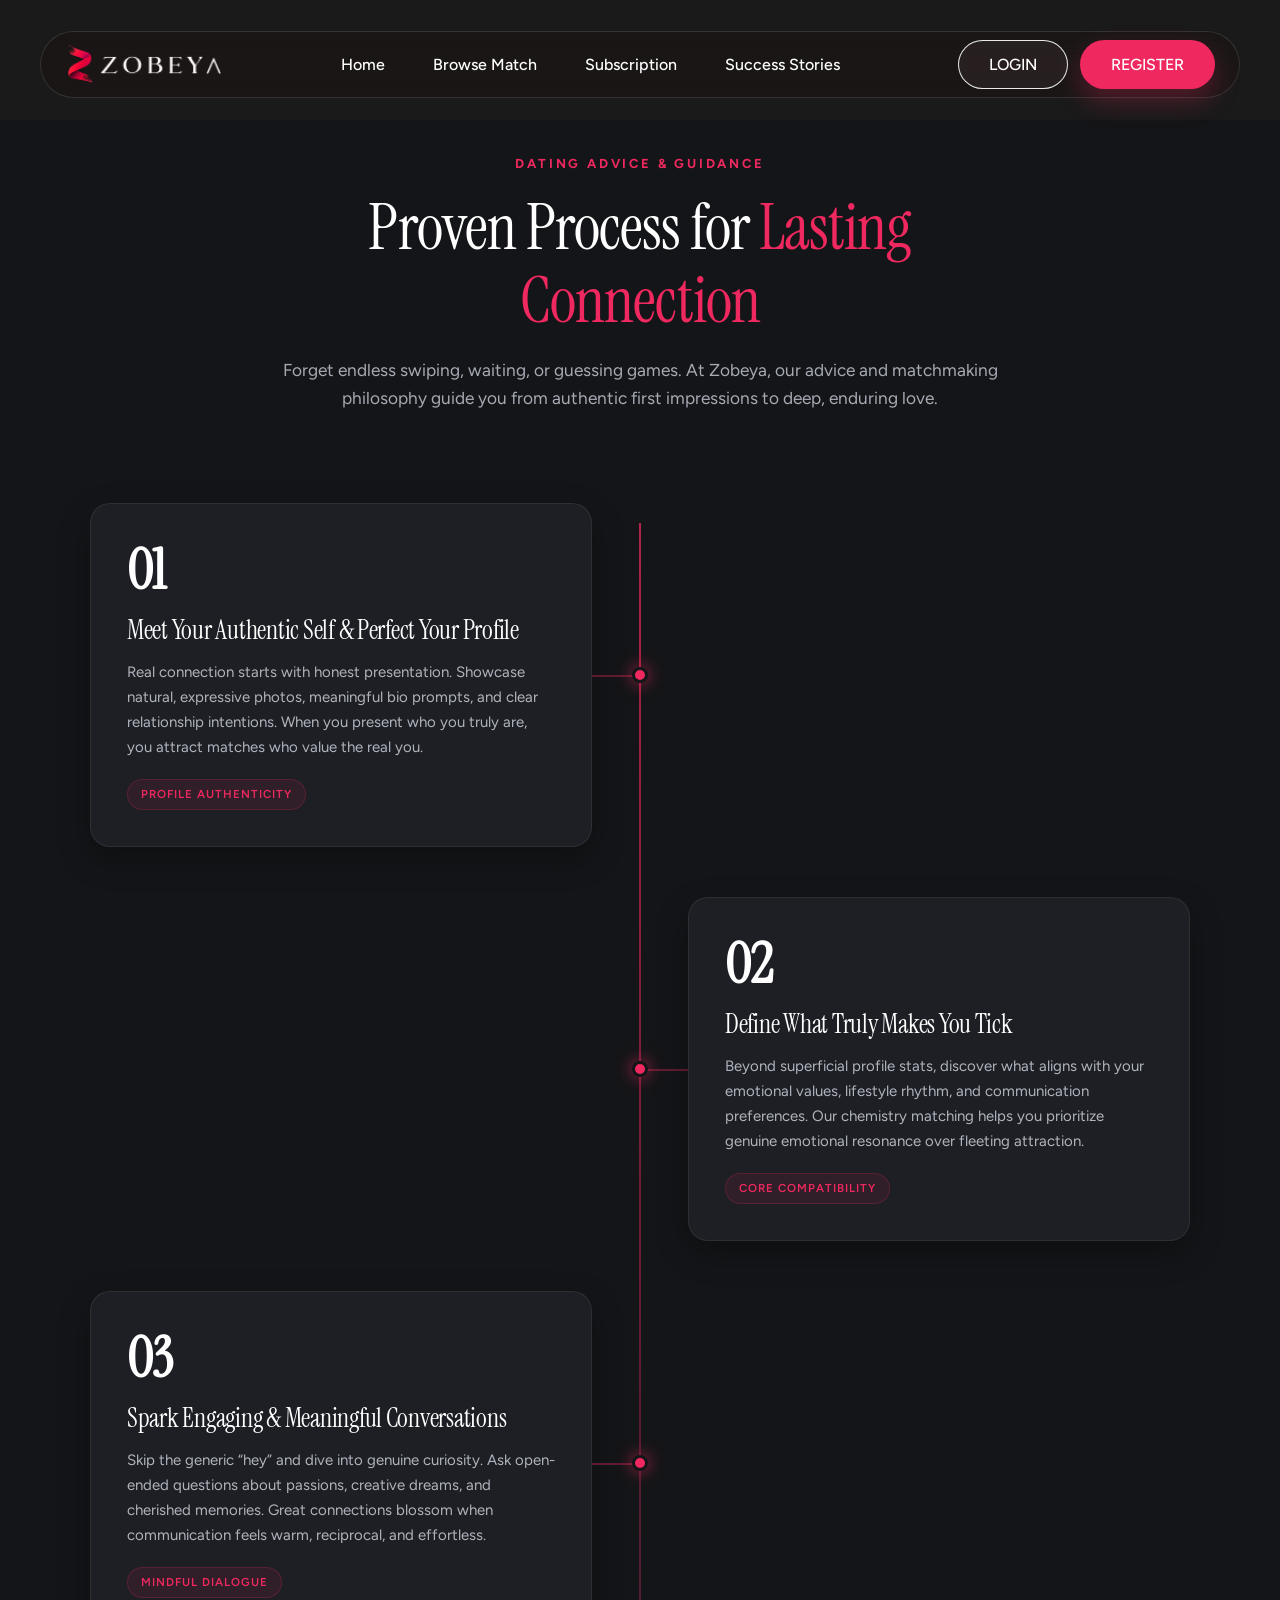
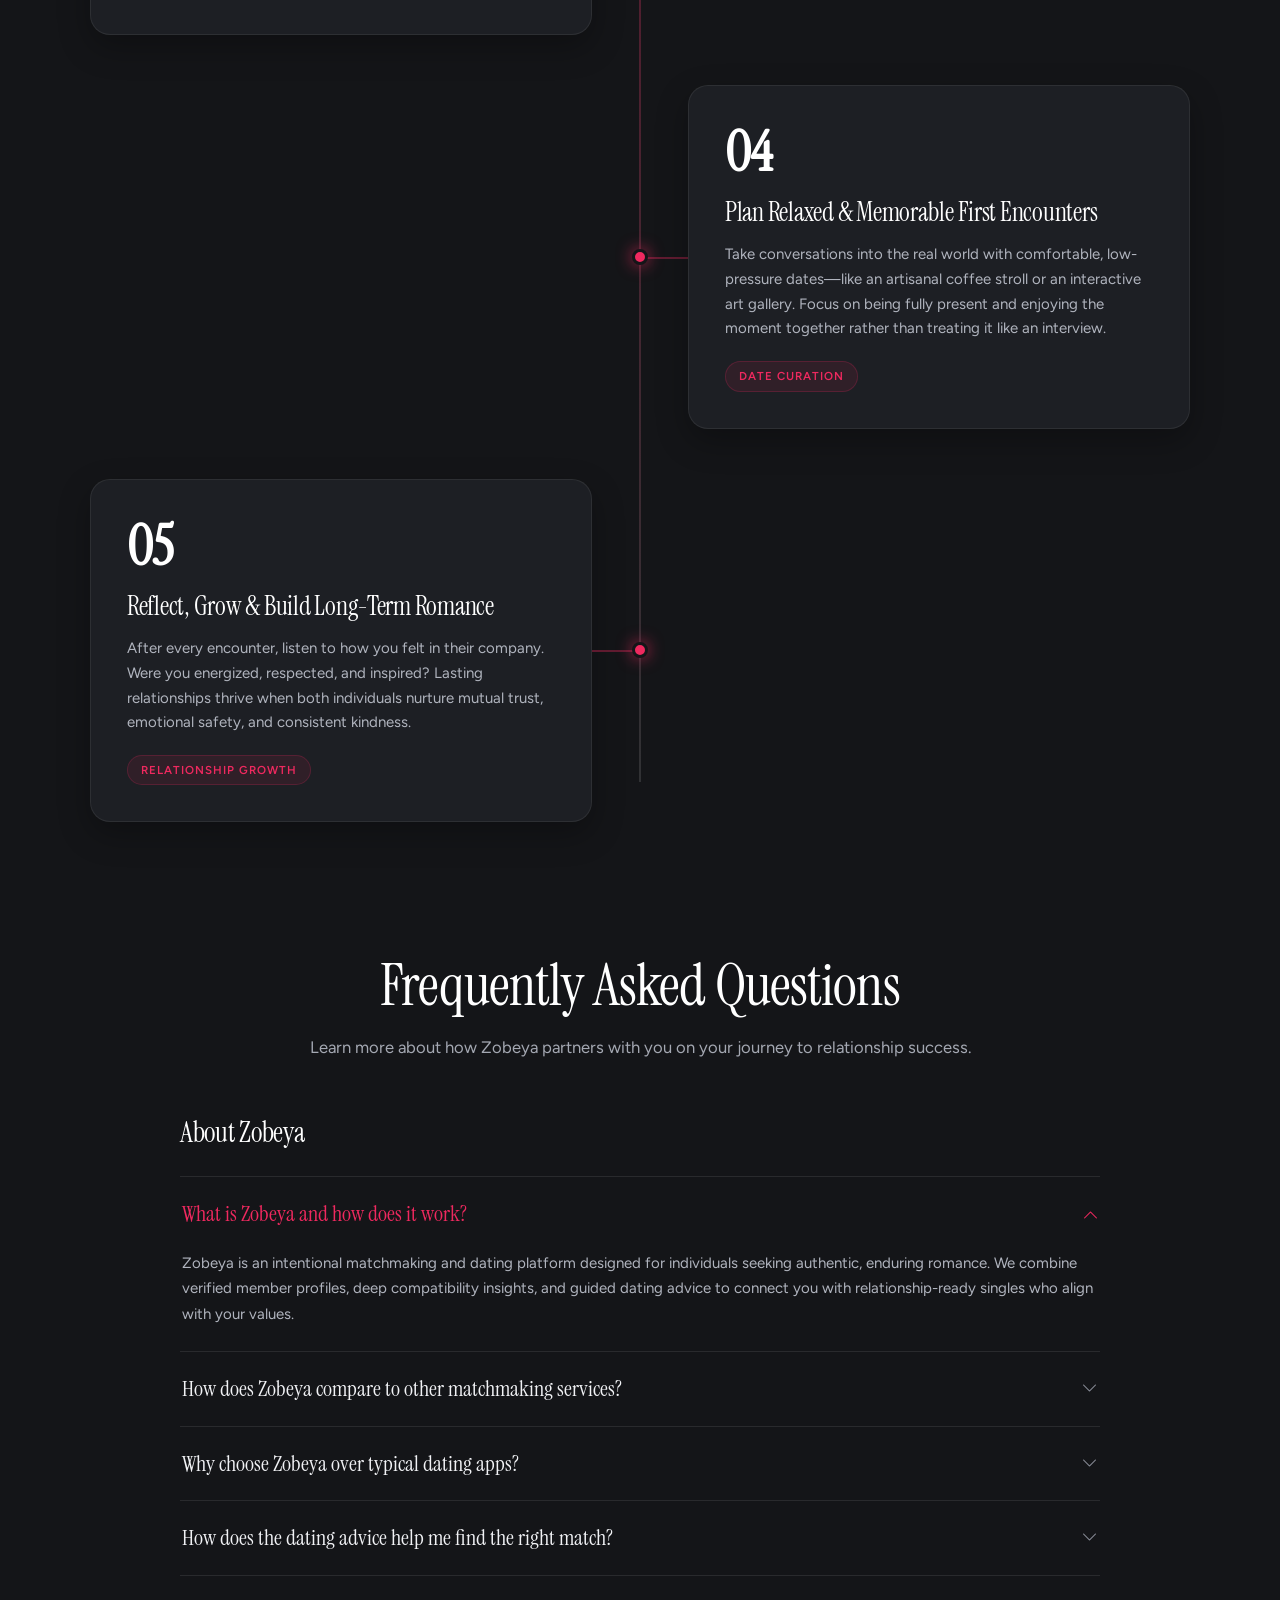
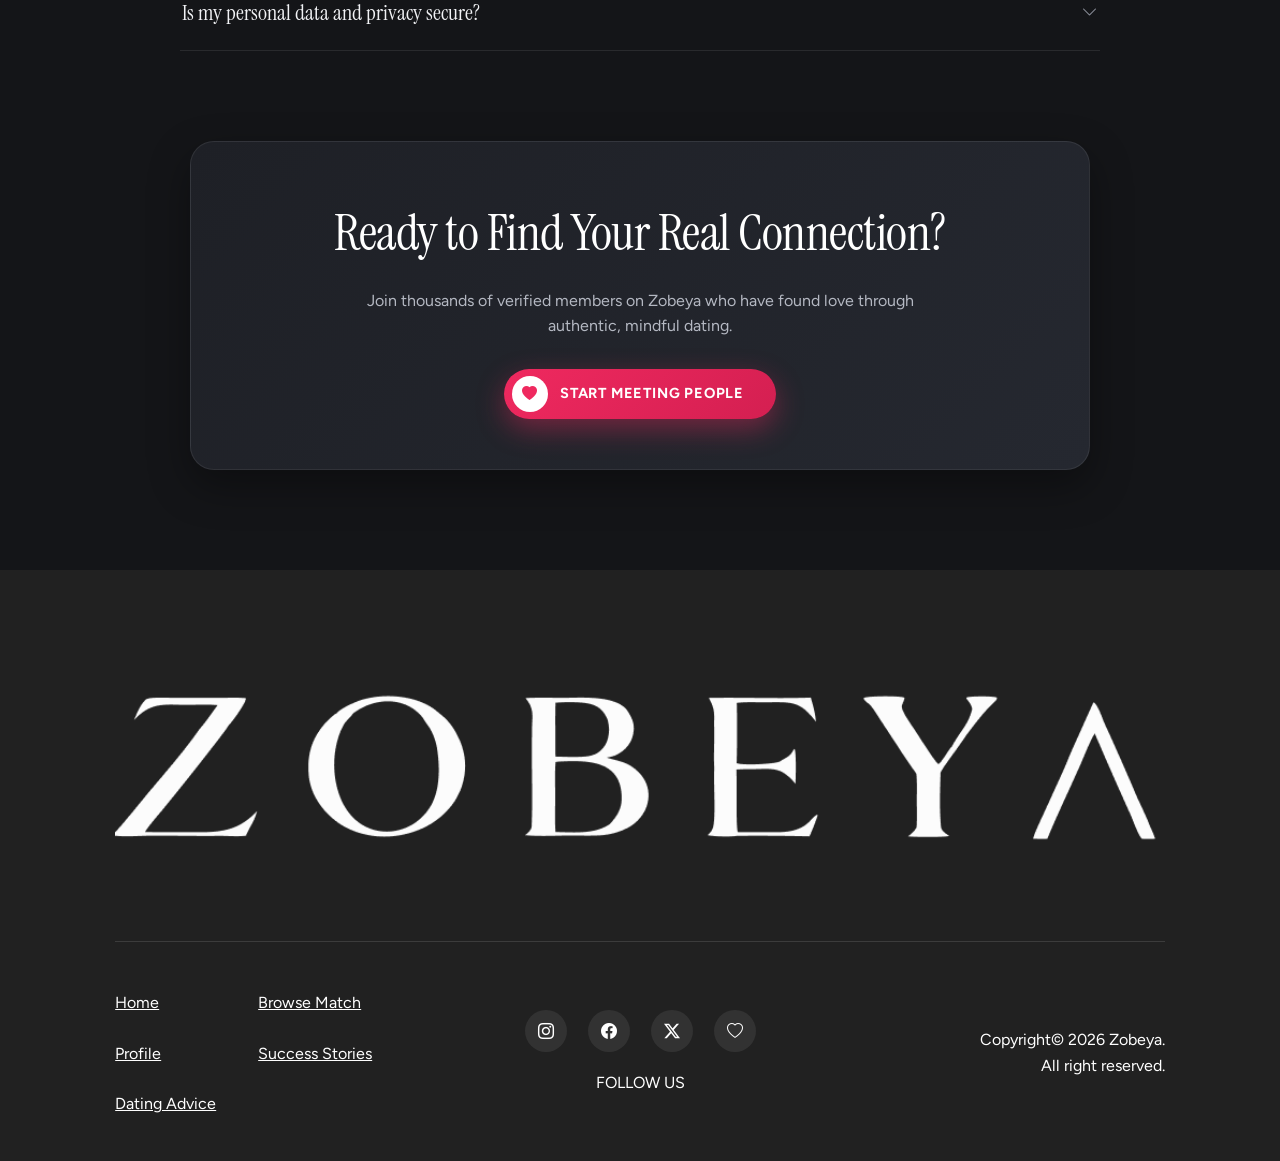
<file: dating-advice.html>
<!DOCTYPE html>
<html lang="en">

<head>
    <meta charset="UTF-8">
    <meta name="viewport" content="width=device-width, initial-scale=1.0">
    <title>Zobeya - Proven Dating Advice & Lasting Connections</title>
    <link rel="stylesheet" href="assets/plugins/bootstrap-icons/font/bootstrap-icons.min.css">
    <link rel="stylesheet" href="assets/css/style.css">
    <link rel="stylesheet" href="assets/css/responsive.css">
    <link rel="stylesheet" href="assets/css/dating-advice.css">
    <link rel="icon" type="image/png" href="assets/images/favicon.png">
    <link rel="preconnect" href="https://fonts.googleapis.com">
    <link rel="preconnect" href="https://fonts.gstatic.com" crossorigin>
    <link href="https://fonts.googleapis.com/css2?family=Cormorant+Garamond:wght@400;500;600;700&display=swap"
        rel="stylesheet">
</head>

<body class="advice-page">
    <main class="landing-page">
        <!-- Navigation Shell -->
        <header class="nav-shell">
            <a class="brand" href="/" aria-label="Zobeya home">
                <img src="assets/images/icons/velori-logo-white.png" alt="Zobeya">
            </a>
            <nav class="nav-links" aria-label="Primary navigation">
                <a href="index.html">Home</a>
                <a href="dashboard.html">Browse Match</a>
                <a href="profile.html">Subscription</a>
                <a href="stories.html">Success Stories</a>

                <a href="login.html" class="mobile-only-link">Login <i
                        class="bi bi-box-arrow-in-right mobile-icon"></i></a>
            </nav>
            <div class="nav-actions">
                <a class="btn btn--ghost" href="login.html">Login</a>
                <a class="btn btn--pink" href="register.html">Register</a>
                <button class="mobile-menu-button" type="button" aria-label="Open menu">
                    <i class="bi bi-list"></i>
                </button>
            </div>
        </header>

        <!-- Nav Spacer for Flat Header -->
        <div class="advice-nav-wrapper"></div>

        <!-- Header Section -->
        <section class="advice-header-section">
            <div class="advice-header-container">
                <span class="advice-tag">DATING ADVICE &amp; GUIDANCE</span>
                <h1 class="advice-main-title">
                    Proven Process for <span class="text-pink">Lasting Connection</span>
                </h1>
                <p class="advice-lead-text">
                    Forget endless swiping, waiting, or guessing games. At Zobeya, our advice and matchmaking
                    philosophy guide you from authentic first impressions to deep, enduring love.
                </p>
            </div>
        </section>

        <!-- Timeline Section -->
        <section class="advice-timeline-section">
            <div class="advice-timeline-container">

                <!-- Step 01 (Left) -->
                <div class="timeline-item timeline-item--left">
                    <div class="timeline-card">
                        <span class="timeline-number">01</span>
                        <h2 class="timeline-title">Meet Your Authentic Self &amp; Perfect Your Profile</h2>
                        <p class="timeline-desc">
                            Real connection starts with honest presentation. Showcase natural, expressive photos,
                            meaningful bio prompts, and clear relationship intentions. When you present who you
                            truly are, you attract matches who value the real you.
                        </p>
                        <span class="timeline-pill">Profile Authenticity</span>
                    </div>
                    <div class="timeline-connector"></div>
                    <div class="timeline-node"></div>
                </div>

                <!-- Step 02 (Right) -->
                <div class="timeline-item timeline-item--right">
                    <div class="timeline-node"></div>
                    <div class="timeline-connector"></div>
                    <div class="timeline-card">
                        <span class="timeline-number">02</span>
                        <h2 class="timeline-title">Define What Truly Makes You Tick</h2>
                        <p class="timeline-desc">
                            Beyond superficial profile stats, discover what aligns with your emotional values,
                            lifestyle rhythm, and communication preferences. Our chemistry matching helps you
                            prioritize genuine emotional resonance over fleeting attraction.
                        </p>
                        <span class="timeline-pill">Core Compatibility</span>
                    </div>
                </div>

                <!-- Step 03 (Left) -->
                <div class="timeline-item timeline-item--left">
                    <div class="timeline-card">
                        <span class="timeline-number">03</span>
                        <h2 class="timeline-title">Spark Engaging &amp; Meaningful Conversations</h2>
                        <p class="timeline-desc">
                            Skip the generic &ldquo;hey&rdquo; and dive into genuine curiosity. Ask open-ended questions
                            about passions, creative dreams, and cherished memories. Great connections blossom
                            when communication feels warm, reciprocal, and effortless.
                        </p>
                        <span class="timeline-pill">Mindful Dialogue</span>
                    </div>
                    <div class="timeline-connector"></div>
                    <div class="timeline-node"></div>
                </div>

                <!-- Step 04 (Right) -->
                <div class="timeline-item timeline-item--right">
                    <div class="timeline-node"></div>
                    <div class="timeline-connector"></div>
                    <div class="timeline-card">
                        <span class="timeline-number">04</span>
                        <h2 class="timeline-title">Plan Relaxed &amp; Memorable First Encounters</h2>
                        <p class="timeline-desc">
                            Take conversations into the real world with comfortable, low-pressure dates—like an
                            artisanal coffee stroll or an interactive art gallery. Focus on being fully present
                            and enjoying the moment together rather than treating it like an interview.
                        </p>
                        <span class="timeline-pill">Date Curation</span>
                    </div>
                </div>

                <!-- Step 05 (Left) -->
                <div class="timeline-item timeline-item--left">
                    <div class="timeline-card">
                        <span class="timeline-number">05</span>
                        <h2 class="timeline-title">Reflect, Grow &amp; Build Long-Term Romance</h2>
                        <p class="timeline-desc">
                            After every encounter, listen to how you felt in their company. Were you energized,
                            respected, and inspired? Lasting relationships thrive when both individuals nurture
                            mutual trust, emotional safety, and consistent kindness.
                        </p>
                        <span class="timeline-pill">Relationship Growth</span>
                    </div>
                    <div class="timeline-connector"></div>
                    <div class="timeline-node"></div>
                </div>

            </div>
        </section>

        <!-- Frequently Asked Questions Section -->
        <section class="advice-faq-section" id="faq">
            <div class="advice-faq-container">
                <div class="advice-faq-header">
                    <h2 class="advice-faq-title">Frequently Asked Questions</h2>
                    <p class="advice-faq-subtitle">
                        Learn more about how Zobeya partners with you on your journey to relationship success.
                    </p>
                </div>

                <div class="advice-faq-group">
                    <h3 class="advice-faq-category">About Zobeya</h3>

                    <div class="faq-accordion">
                        <!-- FAQ 1 -->
                        <div class="faq-item active">
                            <button class="faq-question" type="button" aria-expanded="true">
                                <span>What is Zobeya and how does it work?</span>
                                <i class="bi bi-chevron-down faq-icon"></i>
                            </button>
                            <div class="faq-answer">
                                <div class="faq-answer-inner">
                                    Zobeya is an intentional matchmaking and dating platform designed for individuals seeking authentic, enduring romance. We combine verified member profiles, deep compatibility insights, and guided dating advice to connect you with relationship-ready singles who align with your values.
                                </div>
                            </div>
                        </div>

                        <!-- FAQ 2 -->
                        <div class="faq-item">
                            <button class="faq-question" type="button" aria-expanded="false">
                                <span>How does Zobeya compare to other matchmaking services?</span>
                                <i class="bi bi-chevron-down faq-icon"></i>
                            </button>
                            <div class="faq-answer">
                                <div class="faq-answer-inner">
                                    Traditional matchmaking agencies can be expensive and rigid, while standard dating apps often lead to burnout and endless swiping. Zobeya combines the personal care of matchmaking with the speed and flexibility of modern technology at an accessible membership.
                                </div>
                            </div>
                        </div>

                        <!-- FAQ 3 -->
                        <div class="faq-item">
                            <button class="faq-question" type="button" aria-expanded="false">
                                <span>Why choose Zobeya over typical dating apps?</span>
                                <i class="bi bi-chevron-down faq-icon"></i>
                            </button>
                            <div class="faq-answer">
                                <div class="faq-answer-inner">
                                    Unlike mainstream swipe apps driven by addictive algorithms and superficial impressions, Zobeya is built for genuine intentions. We focus on emotional connection, personality chemistry, verified safety, and providing actionable advice so every date counts.
                                </div>
                            </div>
                        </div>

                        <!-- FAQ 4 -->
                        <div class="faq-item">
                            <button class="faq-question" type="button" aria-expanded="false">
                                <span>How does the dating advice help me find the right match?</span>
                                <i class="bi bi-chevron-down faq-icon"></i>
                            </button>
                            <div class="faq-answer">
                                <div class="faq-answer-inner">
                                    Our dating advice is practical and grounded in real psychology. From refining your photos and conversation starters to curating low-pressure first dates and recognizing green flags, we guide you to date with confidence and clarity.
                                </div>
                            </div>
                        </div>

                        <!-- FAQ 5 -->
                        <div class="faq-item">
                            <button class="faq-question" type="button" aria-expanded="false">
                                <span>Is my personal data and privacy secure?</span>
                                <i class="bi bi-chevron-down faq-icon"></i>
                            </button>
                            <div class="faq-answer">
                                <div class="faq-answer-inner">
                                    Your privacy and peace of mind are non-negotiable. Zobeya uses bank-level data encryption, rigorous profile verification, and strict community standards. You always have full discretion over what you choose to share with matches.
                                </div>
                            </div>
                        </div>
                    </div>
                </div>
            </div>
        </section>

        <!-- Bottom Call To Action Banner -->
        <section class="advice-cta-section">
            <div class="advice-cta-card">
                <h2 class="advice-cta-title">Ready to Find Your Real Connection?</h2>
                <p class="advice-cta-desc">
                    Join thousands of verified members on Zobeya who have found love through authentic, mindful dating.
                </p>
                <a class="advice-cta-btn" href="register.html">
                    <span><i class="bi bi-heart-fill"></i></span>
                    START MEETING PEOPLE
                </a>
            </div>
        </section>

        <!-- Footer -->
        <footer class="footer">
            <img class="footer__logo" src="assets/images/footer.png" alt="Zobeya">
            <div class="footer__bottom">
                <nav class="footer__links">
                    <a href="index.html">Home</a>
                    <a href="dashboard.html">Browse Match</a>
                    <a href="profile.html">Profile</a>
                    <a href="stories.html">Success Stories</a>
                    <a href="dating-advice.html">Dating Advice</a>
                </nav>
                <div class="footer__social">
                    <div>
                        <a href="#" aria-label="Instagram"><i class="bi bi-instagram"></i></a>
                        <a href="#" aria-label="Facebook"><i class="bi bi-facebook"></i></a>
                        <a href="#" aria-label="X"><i class="bi bi-twitter-x"></i></a>
                        <a href="#" aria-label="Favorites"><i class="bi bi-heart"></i></a>
                    </div>
                    <p>Follow Us</p>
                </div>
                <p class="copyright">Copyright&copy; <span id="currentYear">2025</span> Zobeya.<br>All right reserved.
                </p>
            </div>
        </footer>
    </main>

    <script src="assets/js/jquery.min.js"></script>
    <script src="assets/js/main.js"></script>
    <script>
        document.addEventListener('DOMContentLoaded', function () {
            const faqQuestions = document.querySelectorAll('.faq-question');
            faqQuestions.forEach(btn => {
                btn.addEventListener('click', function () {
                    const currentItem = this.closest('.faq-item');
                    const isActive = currentItem.classList.contains('active');

                    // Close all other items
                    document.querySelectorAll('.faq-item').forEach(item => {
                        item.classList.remove('active');
                        const questionBtn = item.querySelector('.faq-question');
                        if (questionBtn) questionBtn.setAttribute('aria-expanded', 'false');
                    });

                    // Toggle current
                    if (!isActive) {
                        currentItem.classList.add('active');
                        this.setAttribute('aria-expanded', 'true');
                    }
                });
            });
        });
    </script>
</body>

</html>
</file>
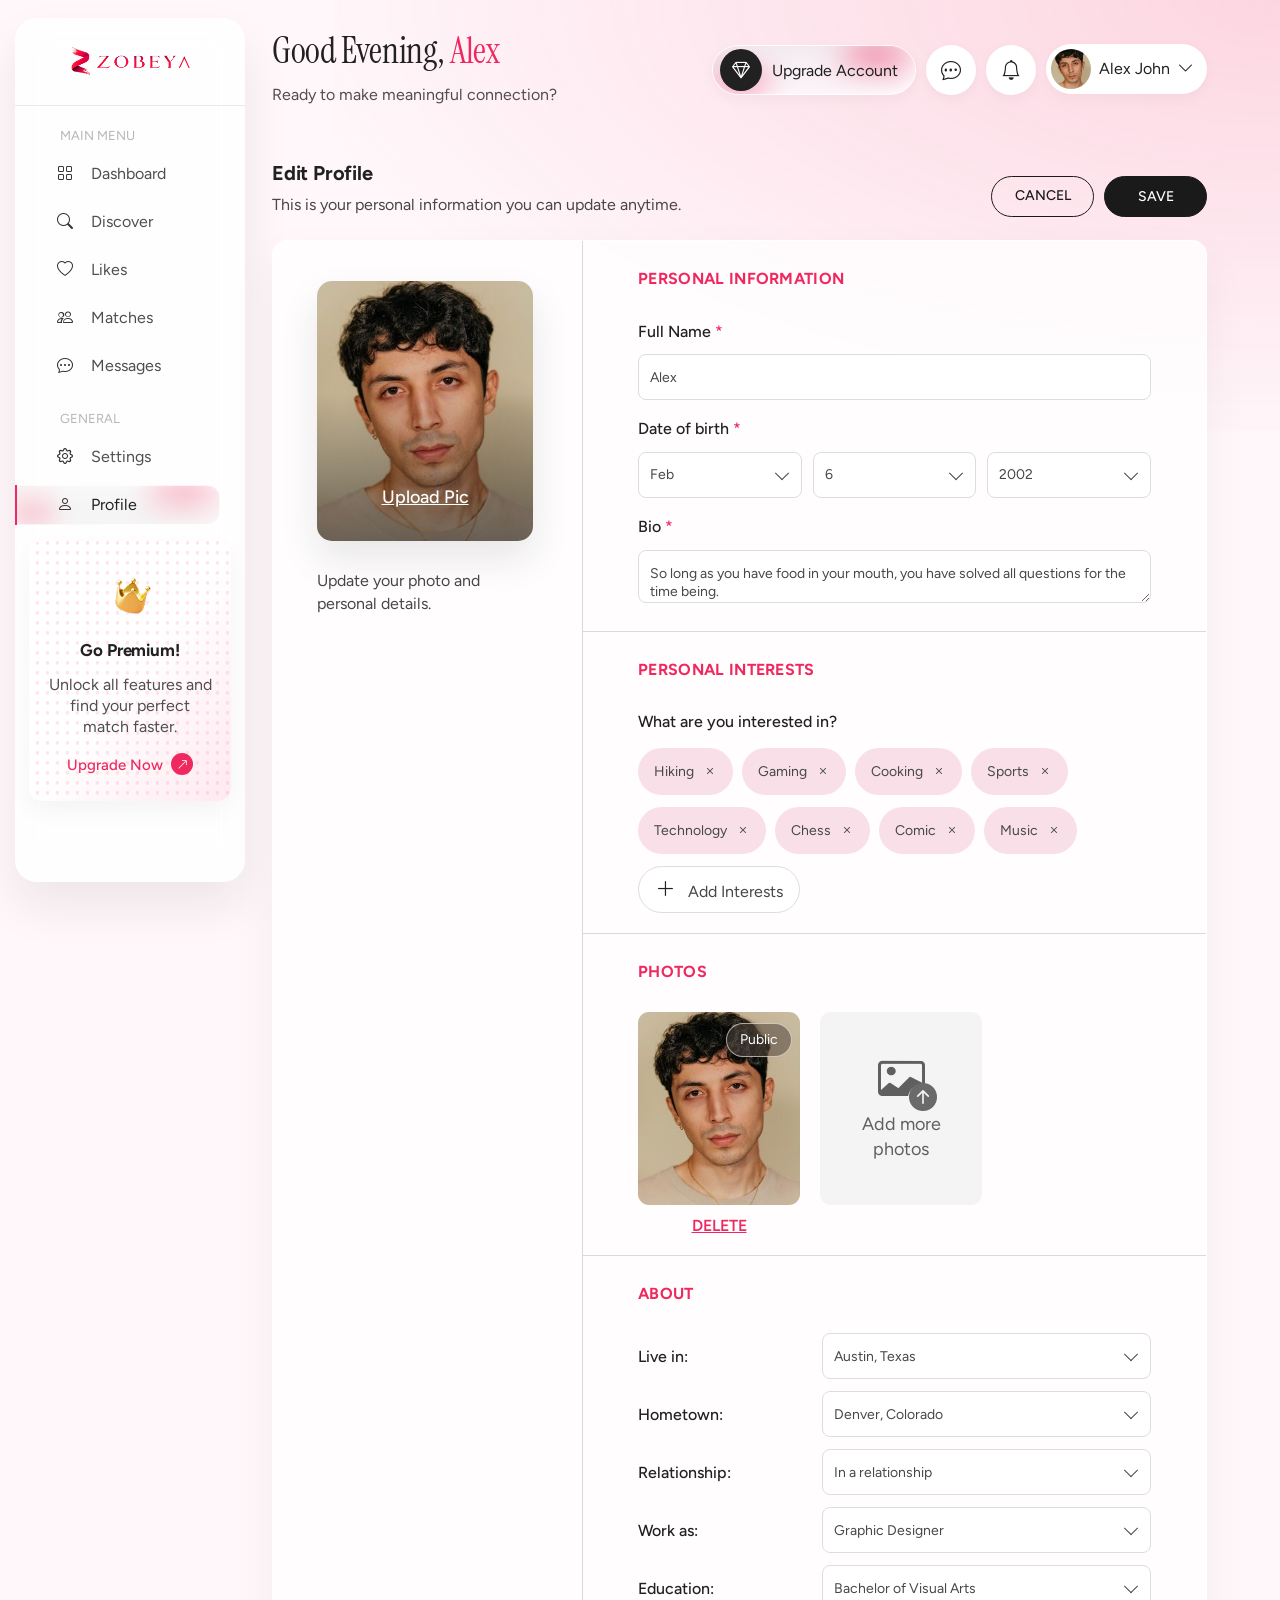
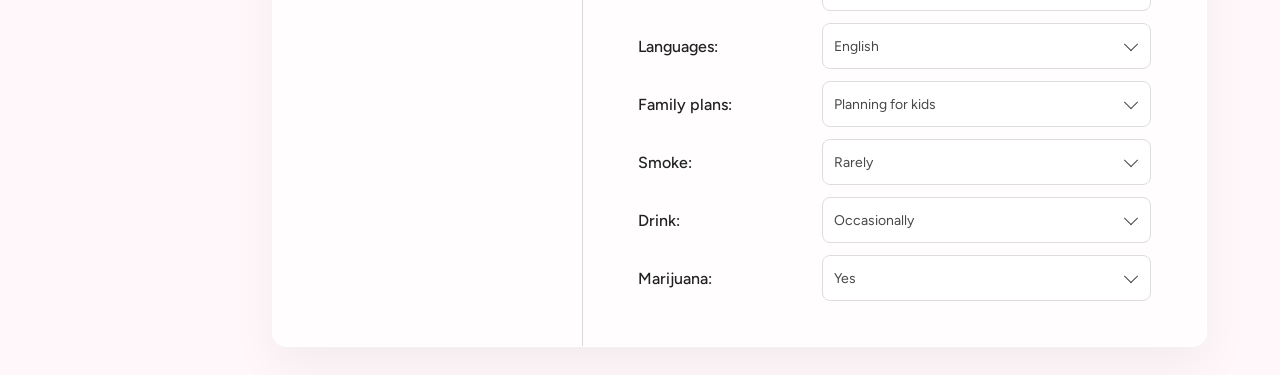
<file: edit-profile.html>
<!DOCTYPE html>
<html lang="en">
<head>
    <meta charset="UTF-8">
    <meta name="viewport" content="width=device-width, initial-scale=1.0">
    <title>Zobeya - Edit Profile</title>
    <link rel="stylesheet" href="assets/plugins/bootstrap-icons/font/bootstrap-icons.min.css">
    <link rel="stylesheet" href="assets/css/style.css">
    <link rel="stylesheet" href="assets/css/responsive.css">
    <link rel="stylesheet" href="assets/css/dashboard.css">
    <link rel="icon" type="image/png" href="assets/images/favicon.png">
</head>
<body class="dash-body edit-profile-body">
    <main class="dashboard-shell">
        <aside class="dash-sidebar" aria-label="Dashboard navigation">
            <a class="dash-brand" href="index.html">
                <img src="assets/images/icons/velori-logo.png" alt="Zobeya">
            </a>
            <nav class="dash-nav">
            <span class="dash-nav__eyebrow">Main Menu</span>
            <a href="dashboard.html"><i class="bi bi-grid"></i> Dashboard</a>
            <a href="dashboard.html"><i class="bi bi-search"></i> Discover</a>
            <a href="likes.html"><i class="bi bi-heart"></i> Likes</a>
            <a href="messages.html"><i class="bi bi-people"></i> Matches</a>
            <a href="messages.html"><i class="bi bi-chat-dots"></i> Messages</a>
            <span class="dash-nav__eyebrow">General</span>
            <a href="settings.html"><i class="bi bi-gear"></i> Settings</a>
            <a class="active" href="profile.html"><i class="bi bi-person"></i> Profile</a>
            </nav>
            <div class="premium-box">
                <div class="premium-box__icon"><img src="assets/images/modals/modal-credits-coin.png" alt=""></div>
                <h3>Go Premium!</h3>
                <p>Unlock all features and find your perfect match faster.</p>
                <a href="#upgrade-modal" data-open-modal="credits">Upgrade Now <i class="bi bi-arrow-up-right"></i></a>
            </div>
        </aside>
        <section class="dash-main">
            <header class="edit-mobile-head">
                <a href="profile.html" aria-label="Back to profile"><span aria-hidden="true">&#8249;</span></a>
                <h1>Edit Profile</h1>
            </header>
            <header class="dash-topbar">
                <div>
                    <h1>Good Evening, <span>Alex</span></h1>
                    <p>Ready to make meaningful connection?</p>
                </div>
                <div class="dash-actions">
                    <a class="upgrade-pill" href="#upgrade-modal" data-open-modal="credits"><i class="bi bi-gem"></i> Upgrade Account</a>
                    <a class="circle-action" href="messages.html"><i class="bi bi-chat-dots"></i></a>
                    <a class="circle-action" href="notifications.html"><i class="bi bi-bell"></i></a>
                    <div class="dash-user">
                        <img src="assets/images/avatars/avatar-alex.jpg" alt="Alex">
                        <span>Alex John</span>
                        <i class="bi bi-chevron-down"></i>
                    </div>
                </div>
            </header>

            <form class="edit-profile-form" id="editProfileForm" novalidate>
                <div class="edit-profile-title-row">
                    <div>
                        <h2>Edit Profile</h2>
                        <p>This is your personal information you can update anytime.</p>
                    </div>
                    <div class="edit-profile-actions">
                        <a class="edit-btn edit-btn-outline" href="profile.html">CANCEL</a>
                        <button class="edit-btn edit-btn-dark" type="submit">SAVE</button>
                    </div>
                </div>

                <section class="edit-profile-card">
                    <aside class="edit-photo-panel">
                        <input type="file" id="mainAvatarInput" accept="image/*" hidden>
                        <a class="my-profile-avatar edit-main-avatar" href="#" id="mainAvatarTrigger" aria-label="Upload profile picture">
                            <img src="assets/images/avatars/avatar-alex.jpg" alt="Alex" id="mainAvatarPreview">
                            <span>Upload Pic</span>
                        </a>
                        <p>Update your photo and<br>personal details.</p>
                    </aside>

                    <div class="edit-fields-panel">
                        <section class="edit-section edit-personal-info">
                            <h3>PERSONAL INFORMATION</h3>
                            <div class="edit-field">
                                <label for="editName">Full Name <span>*</span></label>
                                <input id="editName" type="text" value="Alex">
                            </div>
                            <div class="edit-field">
                                <label>Date of birth <span>*</span></label>
                                <div class="edit-date-grid">
                                    <select class="js-velori-select" id="editMonth" aria-label="Birth month">
                                        <option>Jan</option>
                                        <option selected>Feb</option>
                                        <option>Mar</option>
                                        <option>Apr</option>
                                    </select>
                                    <select class="js-velori-select" id="editDay" aria-label="Birth day">
                                        <option>4</option>
                                        <option>5</option>
                                        <option selected>6</option>
                                        <option>7</option>
                                    </select>
                                    <select class="js-velori-select" id="editYear" aria-label="Birth year">
                                        <option>2000</option>
                                        <option>2001</option>
                                        <option selected>2002</option>
                                        <option>2003</option>
                                    </select>
                                </div>
                            </div>
                            <div class="edit-field">
                                <label for="editBio">Bio <span>*</span></label>
                                <textarea id="editBio">So long as you have food in your mouth, you have solved all questions for the time being.</textarea>
                            </div>
                        </section>

                        <section class="edit-section">
                            <h3>PERSONAL INTERESTS</h3>
                            <p class="edit-question">What are you interested in?</p>
                            <div class="edit-interest-row">
                                <button type="button">Hiking <i class="bi bi-x"></i></button>
                                <button type="button">Gaming <i class="bi bi-x"></i></button>
                                <button type="button">Cooking <i class="bi bi-x"></i></button>
                                <button type="button">Sports <i class="bi bi-x"></i></button>
                                <button type="button">Technology <i class="bi bi-x"></i></button>
                                <button type="button">Chess <i class="bi bi-x"></i></button>
                                <button type="button">Comic <i class="bi bi-x"></i></button>
                                <button type="button">Music <i class="bi bi-x"></i></button>
                                <button class="add-interest" type="button"><i class="bi bi-plus-lg"></i> Add Interests</button>
                            </div>
                        </section>

                        <section class="edit-section">
                            <h3>PHOTOS</h3>
                            <div class="edit-photo-grid">
                                <div>
                                    <article class="my-profile-photo">
                                        <img src="assets/images/avatars/avatar-alex.jpg" alt="Alex profile photo">
                                        <span>Public</span>
                                    </article>
                                    <button class="delete-photo" type="button">DELETE</button>
                                </div>
                                <input type="file" id="extraPhotoInput" accept="image/*" multiple hidden>
                                <button class="my-profile-add-photo" type="button" id="extraPhotoTrigger">
                                    <i class="bi bi-card-image"></i>
                                    <small><i class="bi bi-arrow-up-circle-fill"></i></small>
                                    <span>Add more<br>photos</span>
                                </button>
                            </div>
                        </section>

                        <section class="edit-section edit-about-section">
                            <h3>ABOUT</h3>
                            <div class="edit-about-grid">
                                <label>Live in:
                                    <select class="js-velori-select"><option selected>Austin, Texas</option><option>New York, NY</option><option>Los Angeles, CA</option></select>
                                </label>
                                <label>Hometown:
                                    <select class="js-velori-select"><option selected>Denver, Colorado</option><option>Austin, Texas</option><option>Miami, Florida</option></select>
                                </label>
                                <label>Relationship:
                                    <select class="js-velori-select"><option selected>In a relationship</option><option>Single</option><option>It's complicated</option></select>
                                </label>
                                <label>Work as:
                                    <select class="js-velori-select"><option selected>Graphic Designer</option><option>Product Designer</option><option>Photographer</option></select>
                                </label>
                                <label>Education:
                                    <select class="js-velori-select"><option selected>Bachelor of Visual Arts</option><option>High School</option><option>Master's Degree</option></select>
                                </label>
                                <label>Languages:
                                    <select class="js-velori-select"><option selected>English</option><option>France</option><option>Spanish</option><option>Italian</option><option>Swedish</option><option>Romanian</option><option>Finish</option><option>Norwegian</option><option>Danish</option><option>Germany</option></select>
                                </label>
                                <label>Family plans:
                                    <select class="js-velori-select"><option selected>Planning for kids</option><option>Want kids</option><option>Not sure yet</option></select>
                                </label>
                                <label>Smoke:
                                    <select class="js-velori-select"><option selected>Rarely</option><option>Never</option><option>Socially</option></select>
                                </label>
                                <label>Drink:
                                    <select class="js-velori-select"><option selected>Occasionally</option><option>Never</option><option>Socially</option></select>
                                </label>
                                <label>Marijuana:
                                    <select class="js-velori-select"><option selected>Yes</option><option>No</option><option>Prefer not to say</option></select>
                                </label>
                            </div>
                        </section>
                    </div>
                </section>

                <div class="edit-mobile-actions">
                    <a class="edit-btn edit-btn-outline" href="profile.html">CANCEL</a>
                    <button class="edit-btn edit-btn-dark" type="submit">SAVE</button>
                </div>
            </form>
        </section>
    </main>
    <script src="assets/js/jquery.min.js"></script>
    <script src="assets/js/main.js"></script>
</body>
</html>
</file>
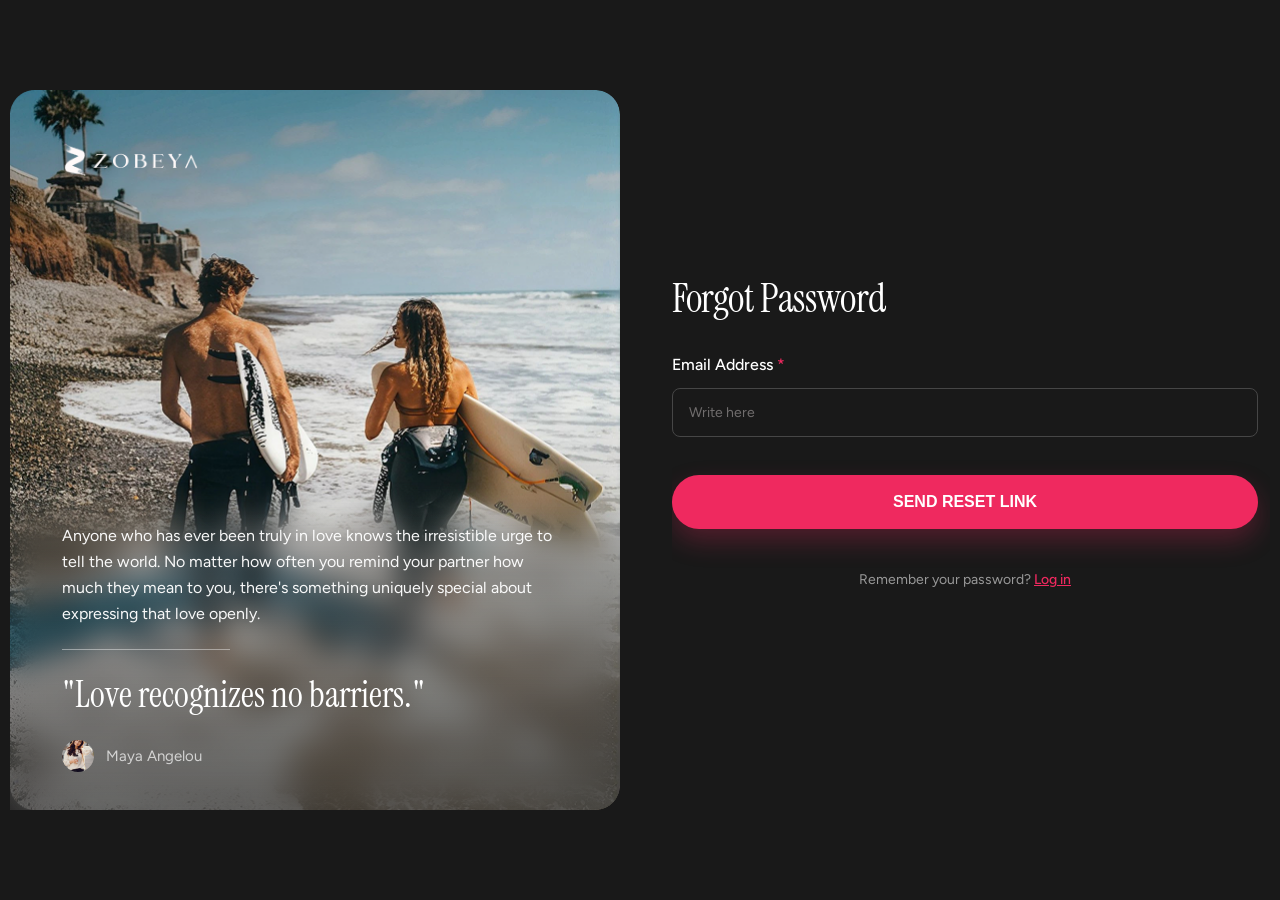
<file: forgot-password.html>
<!DOCTYPE html>
<html lang="en">
<head>
    <meta charset="UTF-8">
    <meta name="viewport" content="width=device-width, initial-scale=1.0">
    <title>Zobeya - Forgot Password</title>
    <link rel="stylesheet" href="assets/plugins/bootstrap-icons/font/bootstrap-icons.min.css">
    <link rel="stylesheet" href="assets/css/style.css">
    <link rel="stylesheet" href="assets/css/responsive.css">
    <link rel="stylesheet" href="assets/css/auth-dark.css">
    <link rel="icon" type="image/png" href="assets/images/favicon.png">
</head>
<body class="auth-body">
    <main class="auth-layout">
        <section class="auth-art">
            <a href="index.html" class="auth-art__logo">
                <img src="assets/images/regs.png" alt="Zobeya">
            </a>
            <div class="auth-art__copy">
                <p>Anyone who has ever been truly in love knows the irresistible urge to tell the world. No matter how often you remind your partner how much they mean to you, there's something uniquely special about expressing that love openly.</p>
                <div class="auth-art__quote">"Love recognizes no barriers."</div>
                <div class="auth-author">
                    <img src="assets/images/profiles/profile-1.jpg" alt="Maya Angelou">
                    <span>Maya Angelou</span>
                </div>
            </div>
        </section>

        <section class="auth-panel">
            <a href="index.html" class="auth-mobile-logo">
                <img src="assets/images/regs.png" alt="Zobeya">
            </a>
            <h2>Forgot Password</h2>

            <form class="dark-form" action="reset-password.html" id="forgotForm" novalidate>
                <div class="form-group">
                    <label>Email Address <span>*</span></label>
                    <input type="email" id="forgotEmail" placeholder="Write here" required>
                </div>

                <button class="btn btn--pink auth-submit" type="submit" formnovalidate>SEND RESET LINK</button>

                <p class="auth-switch">Remember your password? <a href="login.html">Log in</a></p>
            </form>
        </section>
    </main>
    <script src="assets/js/jquery.min.js"></script>
    <script src="assets/js/main.js"></script>
</body>
</html>
</file>
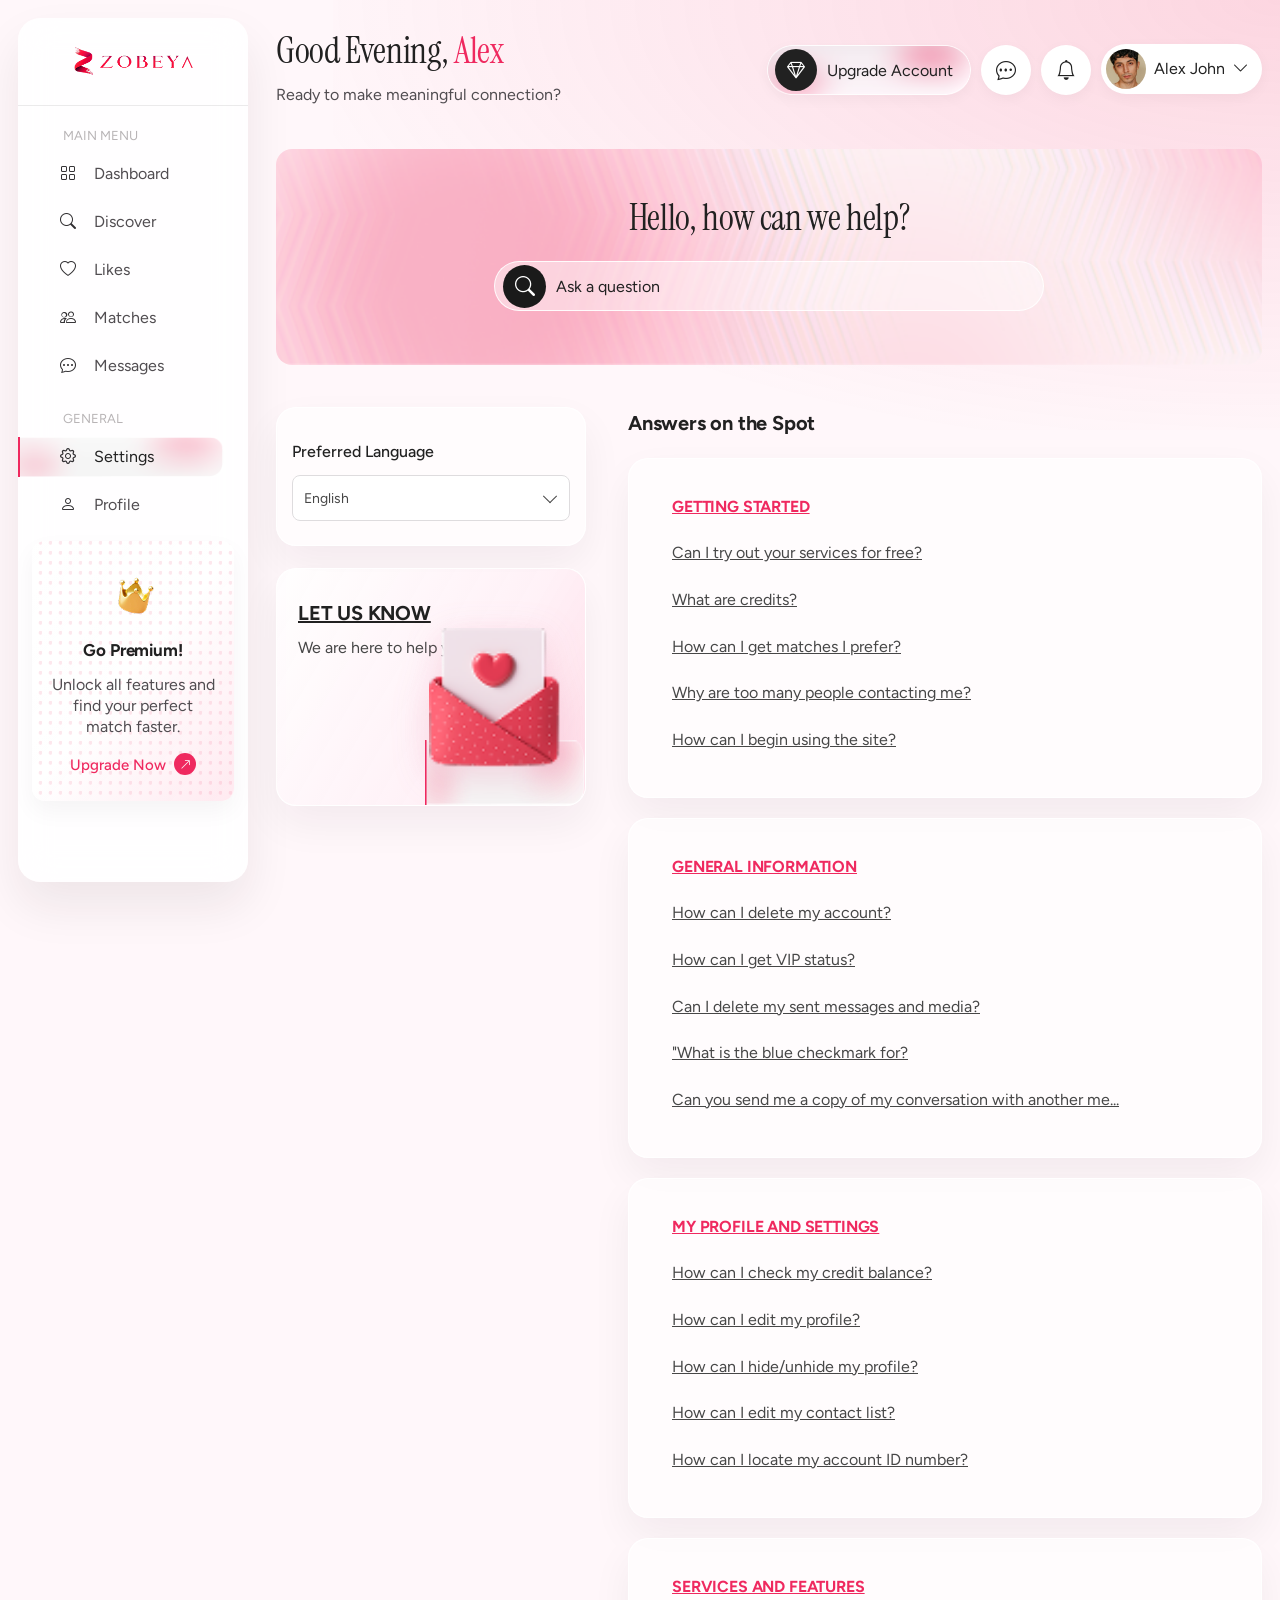
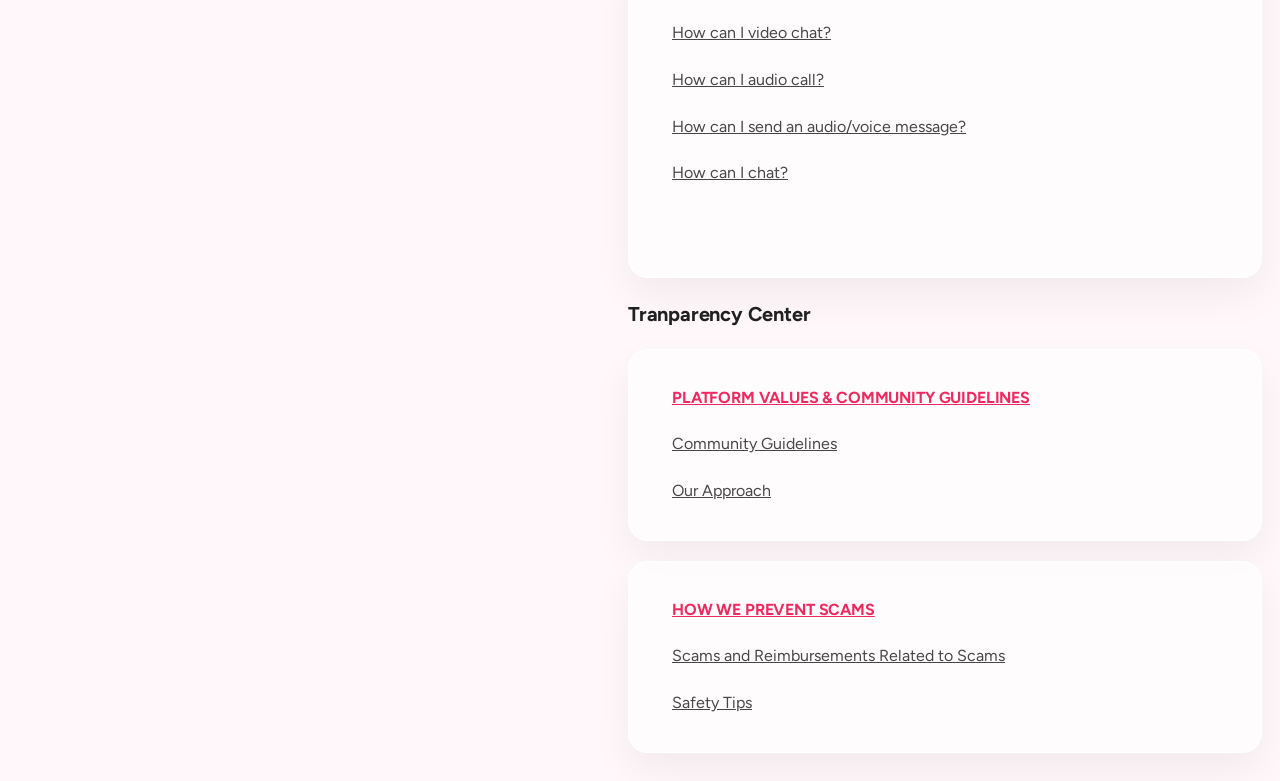
<file: help.html>
<!DOCTYPE html>
<html lang="en">
<head>
    <meta charset="UTF-8">
    <meta name="viewport" content="width=device-width, initial-scale=1.0">
    <title>Zobeya - Customer Service</title>
    <link rel="stylesheet" href="assets/plugins/bootstrap-icons/font/bootstrap-icons.min.css">
    <link rel="stylesheet" href="assets/css/style.css">
    <link rel="stylesheet" href="assets/css/responsive.css">
    <link rel="stylesheet" href="assets/css/dashboard.css">
    <link rel="icon" type="image/png" href="assets/images/favicon.png">
</head>
<body class="dash-body support-page-body">
    <main class="dashboard-shell support-shell">
        <aside class="dash-sidebar" aria-label="Dashboard navigation">
            <a class="dash-brand" href="index.html">
                <img src="assets/images/icons/velori-logo.png" alt="Zobeya">
            </a>
            <nav class="dash-nav">
                <span class="dash-nav__eyebrow">Main Menu</span>
                <a href="dashboard.html"><i class="bi bi-grid"></i> Dashboard</a>
                <a href="dashboard.html"><i class="bi bi-search"></i> Discover</a>
                <a href="likes.html"><i class="bi bi-heart"></i> Likes</a>
                <a href="messages.html"><i class="bi bi-people"></i> Matches</a>
                <a href="messages.html"><i class="bi bi-chat-dots"></i> Messages</a>
                <span class="dash-nav__eyebrow">General</span>
                <a class="active" href="settings.html"><i class="bi bi-gear"></i> Settings</a>
                <a href="profile.html"><i class="bi bi-person"></i> Profile</a>
            </nav>
            <div class="premium-box">
                <div class="premium-box__icon"><img src="assets/images/modals/modal-credits-coin.png" alt=""></div>
                <h3>Go Premium!</h3>
                <p>Unlock all features and find your perfect match faster.</p>
                <a href="#upgrade-modal" data-open-modal="credits">Upgrade Now <i class="bi bi-arrow-up-right"></i></a>
            </div>
        </aside>

        <section class="dash-main support-main">
            <header class="service-mobile-head">
                <a href="dashboard.html" aria-label="Back"><i class="bi bi-chevron-left"></i></a>
                <h1>Customer Service</h1>
                <span></span>
            </header>

            <header class="dash-topbar">
                <div>
                    <h1>Good Evening, <span>Alex</span></h1>
                    <p>Ready to make meaningful connection?</p>
                </div>
                <div class="dash-actions">
                    <a class="upgrade-pill" href="#upgrade-modal" data-open-modal="credits"><i class="bi bi-gem"></i> Upgrade Account</a>
                    <a class="circle-action" href="messages.html" aria-label="Messages"><i class="bi bi-chat-dots"></i></a>
                    <a class="circle-action" href="notifications.html" aria-label="Notifications"><i class="bi bi-bell"></i></a>
                    <div class="dash-user">
                        <img src="assets/images/avatars/avatar-alex.jpg" alt="Alex">
                        <span>Alex John</span>
                    </div>
                </div>
            </header>

            <section class="service-hero">
                <h2>Hello, how can we help?</h2>
                <label class="service-search">
                    <span><i class="bi bi-search"></i></span>
                    <input type="search" placeholder="Ask a question" aria-label="Ask a question">
                </label>
            </section>

            <div class="service-layout">
                <aside class="service-assist">
                    <section class="service-language-card">
                        <label for="supportLanguage">Preferred Language</label>
                        <select id="supportLanguage" class="js-velori-select">
                            <option selected>English</option>
                            <option>France</option>
                            <option>Spanish</option>
                            <option>Italian</option>
                            <option>Swedish</option>
                            <option>Romanian</option>
                            <option>Finish</option>
                            <option>Norwegian</option>
                            <option>Danish</option>
                            <option>Germany</option>
                        </select>
                    </section>
                    <section class="service-contact-card">
                        <div>
                            <h3>LET US KNOW</h3>
                            <p>We are here to help you.</p>
                        </div>
                        <img src="assets/images/stickers/envelope-front.png" alt="">
                    </section>
                </aside>

                <section class="service-faq">
                    <h2>Answers on the Spot</h2>
                    <article class="service-faq-card">
                        <h3>Getting Started</h3>
                        <a href="#">Can I try out your services for free?</a>
                        <a href="#">What are credits?</a>
                        <a href="#">How can I get matches I prefer?</a>
                        <a href="#">Why are too many people contacting me?</a>
                        <a href="#">How can I begin using the site?</a>
                    </article>
                    <article class="service-faq-card">
                        <h3>General Information</h3>
                        <a href="#">How can I delete my account?</a>
                        <a href="#">How can I get VIP status?</a>
                        <a href="#">Can I delete my sent messages and media?</a>
                        <a href="#">"What is the blue checkmark for?</a>
                        <a href="#">Can you send me a copy of my conversation with another me...</a>
                    </article>
                    <article class="service-faq-card">
                        <h3>My Profile and Settings</h3>
                        <a href="#">How can I check my credit balance?</a>
                        <a href="#">How can I edit my profile?</a>
                        <a href="#">How can I hide/unhide my profile?</a>
                        <a href="#">How can I edit my contact list?</a>
                        <a href="#">How can I locate my account ID number?</a>
                    </article>
                    <article class="service-faq-card">
                        <h3>Services and Features</h3>
                        <a href="#">How can I video chat?</a>
                        <a href="#">How can I audio call?</a>
                        <a href="#">How can I send an audio/voice message?</a>
                        <a href="#">How can I chat?</a>
                    </article>
                    <h2 class="service-transparency-title">Tranparency Center</h2>
                    <article class="service-faq-card service-faq-card--short">
                        <h3>Platform Values & Community Guidelines</h3>
                        <a href="#">Community Guidelines</a>
                        <a href="#">Our Approach</a>
                    </article>
                    <article class="service-faq-card service-faq-card--short">
                        <h3>How We Prevent Scams</h3>
                        <a href="#">Scams and Reimbursements Related to Scams</a>
                        <a href="#">Safety Tips</a>
                    </article>
                </section>
            </div>
        </section>
    </main>
    <script src="assets/js/jquery.min.js"></script>
    <script src="assets/js/main.js"></script>
</body>
</html>
</file>
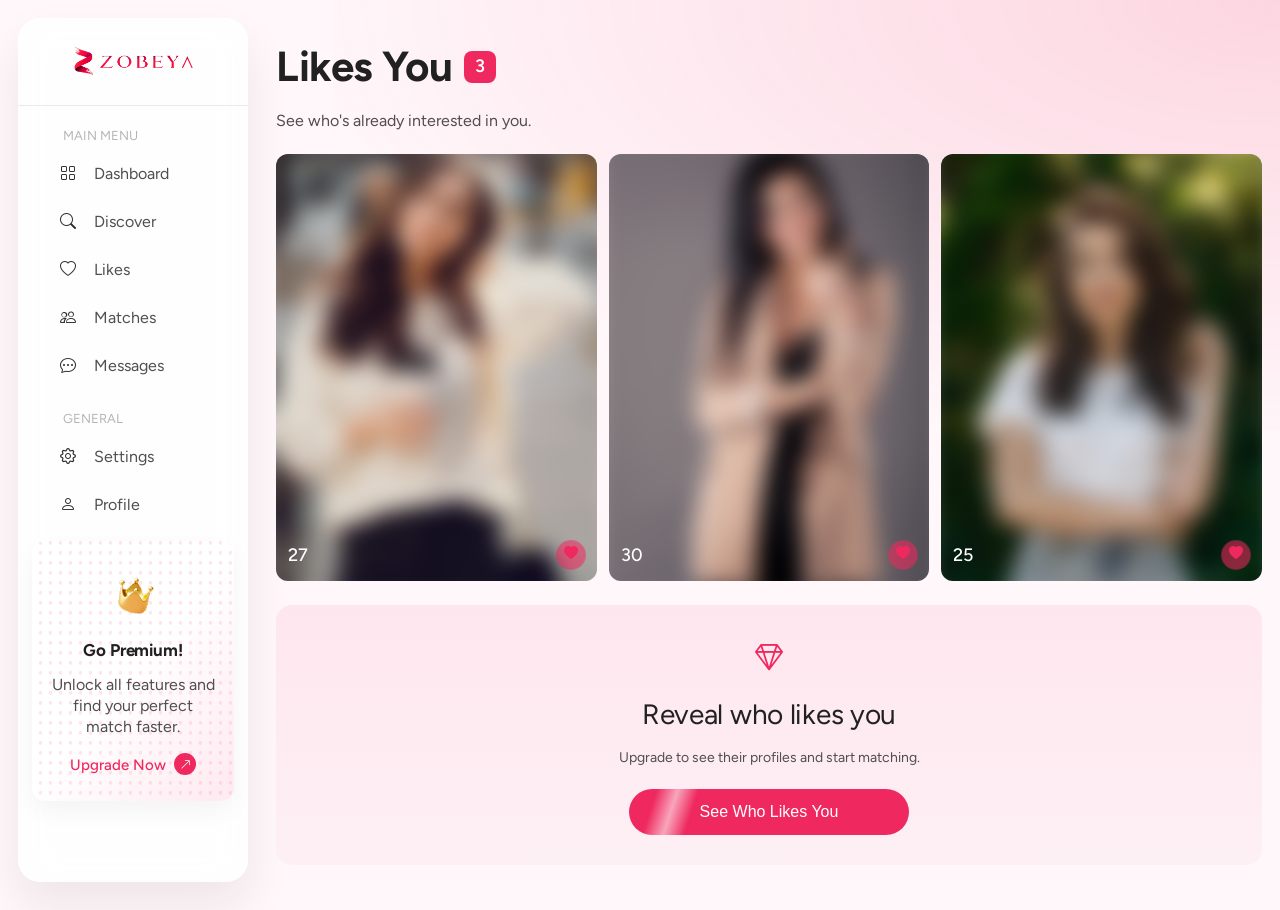
<file: likes.html>
<!DOCTYPE html>
<html lang="en">
<head>
    <meta charset="UTF-8">
    <meta name="viewport" content="width=device-width, initial-scale=1.0">
    <title>Zobeya - Likes You</title>
    <link rel="stylesheet" href="assets/plugins/bootstrap-icons/font/bootstrap-icons.min.css">
    <link rel="stylesheet" href="assets/css/style.css">
    <link rel="stylesheet" href="assets/css/responsive.css">
    <link rel="stylesheet" href="assets/css/dashboard.css">
    <link rel="icon" type="image/png" href="assets/images/favicon.png">
    <style>
    /* Likes page specific styles */
    .likes-page-header {
        padding: 0 0 20px;
    }
    .likes-page-header h1 {
        font-family: var(--font-display);
        font-size: 42px;
        margin: 0;
        display: flex;
        align-items: center;
        gap: 12px;
    }
    .likes-page-header .badge {
        background-color: var(--primary-color);
        color: white;
        font-size: 18px;
        font-family: var(--font-body);
        font-weight: 600;
        width: 32px;
        height: 32px;
        display: inline-flex;
        align-items: center;
        justify-content: center;
        border-radius: 8px;
    }
    .likes-page-header p {
        color: var(--dash-muted);
        margin: 8px 0 0;
        font-size: 16px;
    }
    .likes-page-grid {
        display: grid;
        grid-template-columns: repeat(3, minmax(0, 1fr));
        gap: 18px 12px;
        margin: 0 0 24px;
    }
    @media (max-width: 991px) {
        .likes-page-header {
            padding: 10px 20px 20px;
        }
        .likes-page-grid {
            grid-template-columns: 1fr 1fr;
            gap: 15px;
            margin: 0 20px 24px;
        }
        .upgrade-likes-banner {
            margin: 20px !important;
        }
    }
    .like-blur-card {
        position: relative;
        border-radius: 12px;
        overflow: hidden;
        aspect-ratio: 3 / 4;
        background-color: #ddd;
    }
    .like-blur-card img {
        width: 100%;
        height: 100%;
        object-fit: cover;
        filter: blur(10px);
        transform: scale(1.1);
        transition: filter .3s ease, transform .3s ease;
    }
    .like-blur-card:hover img {
        filter: blur(7px);
        transform: scale(1.08);
    }
    .like-blur-info {
        position: absolute;
        bottom: 12px;
        left: 12px;
        right: 12px;
        display: flex;
        justify-content: space-between;
        align-items: center;
        color: white;
        font-size: 18px;
        font-weight: 500;
    }
    .like-heart-icon {
        width: 28px;
        height: 28px;
        background-color: rgba(239, 41, 95, 0.2);
        border-radius: 50%;
        display: flex;
        align-items: center;
        justify-content: center;
        color: var(--primary-color);
        font-size: 14px;
        position: relative;
        transform-origin: center;
        isolation: isolate;
        overflow: visible;
    }
    .like-heart-icon::before,
    .like-heart-icon::after {
        content: "";
        position: absolute;
        inset: -1px;
        border-radius: inherit;
        background: rgba(239, 41, 95, 0.26);
        z-index: 0;
        animation: likeOuterPulse 1.25s ease-out infinite;
    }
    .like-heart-icon::after {
        animation-delay: .35s;
    }
    .like-heart-icon i {
        position: relative;
        z-index: 2;
    }
    .like-blur-card:nth-child(2) .like-heart-icon::before,
    .like-blur-card:nth-child(2) .like-heart-icon::after {
        animation-delay: .18s;
    }
    .like-blur-card:nth-child(2) .like-heart-icon::after {
        animation-delay: .53s;
    }
    .like-blur-card:nth-child(3) .like-heart-icon::before,
    .like-blur-card:nth-child(3) .like-heart-icon::after {
        animation-delay: .34s;
    }
    .like-blur-card:nth-child(3) .like-heart-icon::after {
        animation-delay: .69s;
    }
    @keyframes likeOuterPulse {
        0% {
            opacity: .65;
            transform: scale(1);
        }
        70% {
            opacity: 0;
            transform: scale(1.85);
        }
        100% {
            opacity: 0;
            transform: scale(1.85);
        }
    }
    @media (prefers-reduced-motion: reduce) {
        .like-heart-icon::before,
        .like-heart-icon::after {
            animation: none !important;
        }
    }
    .upgrade-likes-banner {
        background: linear-gradient(180deg, rgba(255, 230, 238, 1) 0%, rgba(253, 240, 245, 1) 100%);
        border-radius: 16px;
        padding: 30px 24px;
        text-align: center;
        margin: 0;
    }
    .upgrade-likes-banner .icon {
        color: var(--primary-color);
        font-size: 28px;
        margin-bottom: 12px;
        animation: likesGemGlow 1.8s ease-in-out infinite;
    }
    .upgrade-likes-banner h2 {
        font-family: var(--font-display);
        font-size: 28px;
        margin-bottom: 10px;
        color: var(--dash-ink);
        font-weight: 400;
    }
    .upgrade-likes-banner p {
        color: var(--dash-muted);
        font-size: 14px;
        margin-bottom: 20px;
    }
    .btn-upgrade-likes {
        background-color: var(--primary-color);
        color: white;
        border: none;
        border-radius: 24px;
        padding: 14px 24px;
        font-size: 16px;
        font-weight: 500;
        width: 100%;
        max-width: 280px;
        cursor: pointer;
        position: relative;
        overflow: hidden;
        transition: transform .24s ease, box-shadow .24s ease;
    }
    .btn-upgrade-likes::before {
        content: "";
        position: absolute;
        top: 0;
        bottom: 0;
        width: 42px;
        background: linear-gradient(90deg, transparent, rgba(255, 255, 255, .58), transparent);
        transform: translateX(-120%) skewX(-18deg);
    }
    .btn-upgrade-likes:hover {
        transform: translateY(-2px);
        box-shadow: 0 14px 28px rgba(239, 41, 95, .28);
    }
    .btn-upgrade-likes:hover::before {
        animation: likesButtonShine .75s ease-out;
    }
    @keyframes likesGemGlow {
        0%, 100% {
            transform: translateY(0);
            filter: drop-shadow(0 0 0 rgba(239, 41, 95, 0));
        }
        50% {
            transform: translateY(-2px);
            filter: drop-shadow(0 7px 12px rgba(239, 41, 95, .22));
        }
    }
    @keyframes likesButtonShine {
        from { transform: translateX(-140%) skewX(-18deg); }
        to { transform: translateX(380%) skewX(-18deg); }
    }
    @media (prefers-reduced-motion: reduce) {
        .upgrade-likes-banner .icon,
        .btn-upgrade-likes:hover::before {
            animation: none !important;
        }
    }
    </style>
</head>
<body class="dash-body messages-body">
    <main class="dashboard-shell messages-shell">
        <aside class="dash-sidebar" aria-label="Dashboard navigation">
            <a class="dash-brand" href="index.html">
                <img src="assets/images/icons/velori-logo.png" alt="Zobeya">
            </a>
            <div class="dash-drawer-user">
                <a class="dash-drawer-profile" href="profile.html">
                    <img src="assets/images/avatars/avatar-alex.jpg" alt="Alex John">
                    <span><strong>Alex John</strong><small>View Profile <i class="bi bi-arrow-up-right"></i></small></span>
                </a>
                <button class="dash-drawer-close" type="button" aria-label="Close menu"><i class="bi bi-x-lg"></i></button>
            </div>
            <nav class="dash-drawer-nav" aria-label="Mobile dashboard navigation">
                <span class="dash-drawer-eyebrow">General</span>
                <a href="profile.html"><i class="bi bi-person"></i> Profile</a>
                <a href="settings.html"><i class="bi bi-gear"></i> Settings</a>
                <a href="notifications.html"><i class="bi bi-bell"></i> Notifications <b>3</b></a>
                <a class="dash-drawer-upgrade" href="#upgrade-modal" data-open-modal="credits"><i class="bi bi-crown"></i> Upgrade to premium</a>
                <span class="dash-drawer-eyebrow">Support</span>
                <a href="help.html"><i class="bi bi-question-circle"></i> Help & Support</a>
                <a href="terms.html"><i class="bi bi-file-earmark-text"></i> Terms & Conditions</a>
                <a class="dash-drawer-logout" href="login.html"><i class="bi bi-box-arrow-right"></i> Logout</a>
            </nav>
            <nav class="dash-nav">
                <span class="dash-nav__eyebrow">Main Menu</span>
                <a href="dashboard.html"><i class="bi bi-grid"></i> Dashboard</a>
                <a href="dashboard.html"><i class="bi bi-search"></i> Discover</a>
                <a href="likes.html"><i class="bi bi-heart"></i> Likes</a>
                <a href="messages.html"><i class="bi bi-people"></i> Matches</a>
                <a href="messages.html"><i class="bi bi-chat-dots"></i> Messages</a>
                <span class="dash-nav__eyebrow">General</span>
                <a href="settings.html"><i class="bi bi-gear"></i> Settings</a>
                <a href="profile.html"><i class="bi bi-person"></i> Profile</a>
            </nav>
            <div class="premium-box">
                <div class="premium-box__icon"><img src="assets/images/modals/modal-credits-coin.png" alt=""></div>
                <h3>Go Premium!</h3>
                <p>Unlock all features and find your perfect match faster.</p>
                <a href="#upgrade-modal" data-open-modal="credits">Upgrade Now <i class="bi bi-arrow-up-right"></i></a>
            </div>
        </aside>
        <button class="dash-sidebar-backdrop" type="button" aria-label="Close menu"></button>

        <section class="dash-main likes-main">            <header class="dash-mobile-head messages-mobile-head">
                <button class="dash-menu-btn" type="button" aria-label="Open menu" aria-expanded="false"><i class="bi bi-list"></i></button>
                <a class="dash-mobile-brand" href="index.html"><img src="assets/images/icons/velori-logo.png" alt="Zobeya"></a>
                <div class="dash-mobile-actions">
                    <a class="upgrade-pill" href="#upgrade-modal" data-open-modal="credits"><i class="bi bi-gem"></i> Upgrade</a>
                    <a class="circle-action" href="notifications.html" aria-label="Notifications"><i class="bi bi-bell"></i></a>
                </div>
            </header>
            
            <div class="likes-page-header">
                <h1>Likes You <span class="badge">3</span></h1>
                <p>See who's already interested in you.</p>
            </div>

            <div class="likes-page-grid">
                <div class="like-blur-card">
                    <img src="assets/images/profiles/profile-1.jpg" alt="Blurred Profile">
                    <div class="like-blur-info">
                        <span>27</span>
                        <div class="like-heart-icon"><i class="bi bi-heart-fill"></i></div>
                    </div>
                </div>
                <div class="like-blur-card">
                    <img src="assets/images/profiles/profile-2.jpg" alt="Blurred Profile">
                    <div class="like-blur-info">
                        <span>30</span>
                        <div class="like-heart-icon"><i class="bi bi-heart-fill"></i></div>
                    </div>
                </div>
                <div class="like-blur-card">
                    <img src="assets/images/profiles/profile-3.jpg" alt="Blurred Profile">
                    <div class="like-blur-info">
                        <span>25</span>
                        <div class="like-heart-icon"><i class="bi bi-heart-fill"></i></div>
                    </div>
                </div>
            </div>

            <div class="upgrade-likes-banner">
                <div class="icon"><i class="bi bi-gem"></i></div>
                <h2>Reveal who likes you</h2>
                <p>Upgrade to see their profiles and start matching.</p>
                <button class="btn-upgrade-likes" type="button">See Who Likes You</button>
            </div>

        </section>

        <nav class="mobile-bottom-nav" aria-label="Mobile dashboard navigation">
            <a href="dashboard.html"><i class="bi bi-grid"></i><span>Dashboard</span></a>
            <a href="dashboard.html"><i class="bi bi-search"></i><span>Discover</span></a>
            <a class="active" href="likes.html"><i class="bi bi-heart"></i><span>Likes</span></a>
            <a href="messages.html"><i class="bi bi-chat-dots"></i><span>Messages</span></a>
            <a href="profile.html"><i class="bi bi-person"></i><span>Profile</span></a>
        </nav>
    </main>
    <script src="assets/js/jquery.min.js"></script>
    <script src="assets/js/main.js"></script>
</body>
</html>
</file>
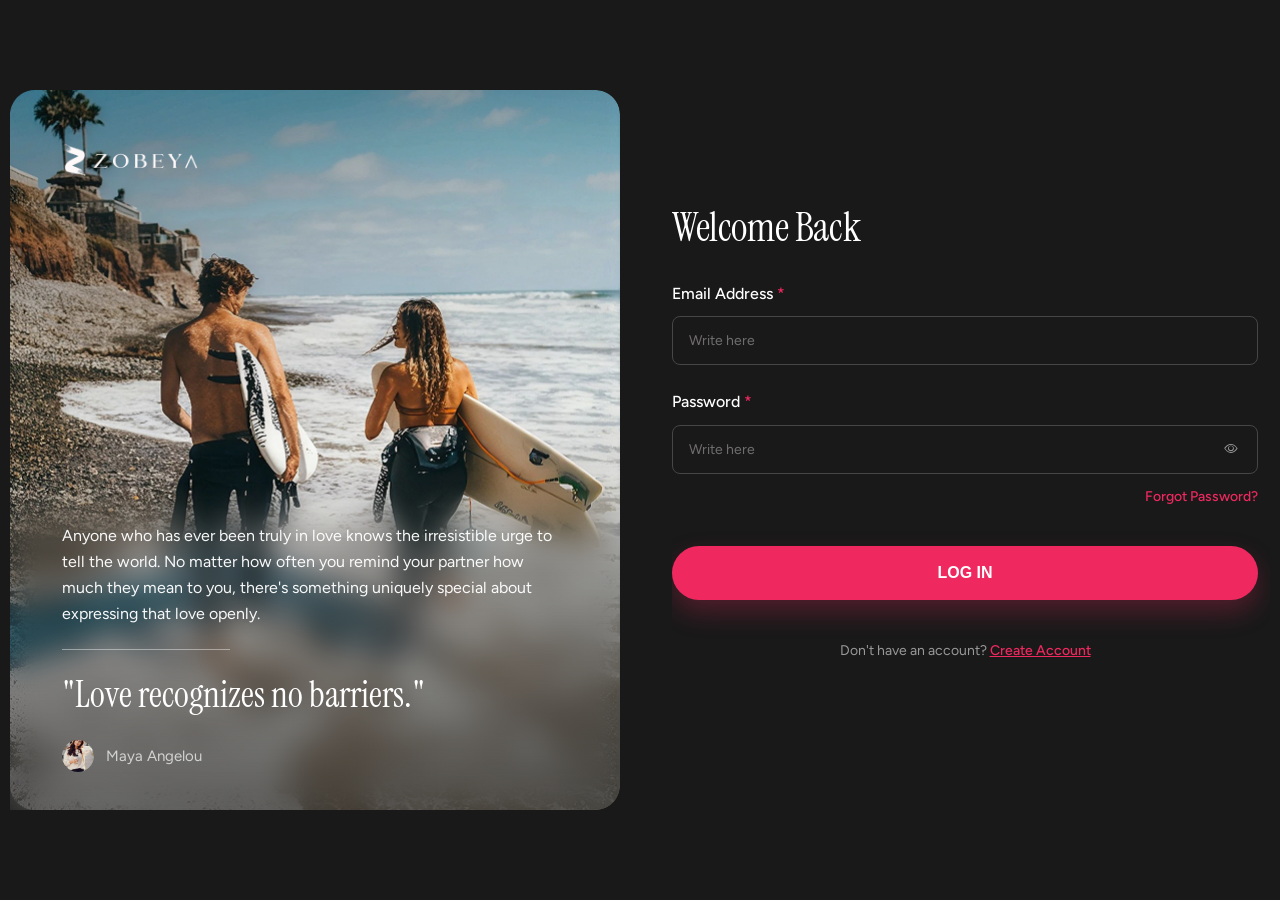
<file: login.html>
<!DOCTYPE html>
<html lang="en">
<head>
    <meta charset="UTF-8">
    <meta name="viewport" content="width=device-width, initial-scale=1.0">
    <title>Zobeya - Login</title>
    <link rel="stylesheet" href="assets/plugins/bootstrap-icons/font/bootstrap-icons.min.css">
    <link rel="stylesheet" href="assets/css/style.css">
    <link rel="stylesheet" href="assets/css/responsive.css">
    <link rel="stylesheet" href="assets/css/auth-dark.css">
    <link rel="icon" type="image/png" href="assets/images/favicon.png">
</head>
<body class="auth-body">
    <main class="auth-layout">
        <!-- Left Side Art -->
        <section class="auth-art">
            <a href="index.html" class="auth-art__logo">
                <img src="assets/images/regs.png" alt="Zobeya">
            </a>
            <div class="auth-art__copy">
                <p>Anyone who has ever been truly in love knows the irresistible urge to tell the world. No matter how often you remind your partner how much they mean to you, there's something uniquely special about expressing that love openly.</p>
                <div class="auth-art__quote">"Love recognizes no barriers."</div>
                <div class="auth-author">
                    <img src="assets/images/profiles/profile-1.jpg" alt="Maya Angelou">
                    <span>Maya Angelou</span>
                </div>
            </div>
        </section>

        <!-- Right Side Form -->
        <section class="auth-panel">
            <a href="index.html" class="auth-mobile-logo">
                <img src="assets/images/regs.png" alt="Zobeya">
            </a>
            <h2>Welcome Back</h2>

            <form class="dark-form" action="dashboard.html" id="loginForm" novalidate>
                <div class="form-group">
                    <label>Email Address <span>*</span></label>
                    <input type="email" id="loginEmail" placeholder="Write here" required>
                </div>

                <div class="form-group">
                    <label>Password <span>*</span></label>
                    <div class="password-field">
                        <input type="password" id="loginPassword" placeholder="Write here" required>
                        <button type="button" class="password-toggle" aria-label="Show password" aria-pressed="false">
                            <i class="bi bi-eye"></i>
                        </button>
                    </div>
                </div>

                <div class="forgot-row">
                    <a href="forgot-password.html" class="forgot-link">Forgot Password?</a>
                </div>

                <!-- Submit -->
                <button class="btn btn--pink auth-submit" type="submit" formnovalidate>LOG IN</button>

                <p class="auth-switch">Don't have an account? <a href="register.html">Create Account</a></p>
            </form>
        </section>
    </main>
    <script>
        const passwordInput = document.getElementById('loginPassword');
        const passwordToggle = document.querySelector('.password-toggle');
        const passwordIcon = passwordToggle.querySelector('i');

        passwordToggle.addEventListener('click', () => {
            const isHidden = passwordInput.type === 'password';
            passwordInput.type = isHidden ? 'text' : 'password';
            passwordToggle.setAttribute('aria-label', isHidden ? 'Hide password' : 'Show password');
            passwordToggle.setAttribute('aria-pressed', String(isHidden));
            passwordIcon.className = isHidden ? 'bi bi-eye-slash' : 'bi bi-eye';
        });
    </script>
    <script src="assets/js/jquery.min.js"></script>
    <script src="assets/js/main.js"></script>
</body>
</html>
</file>
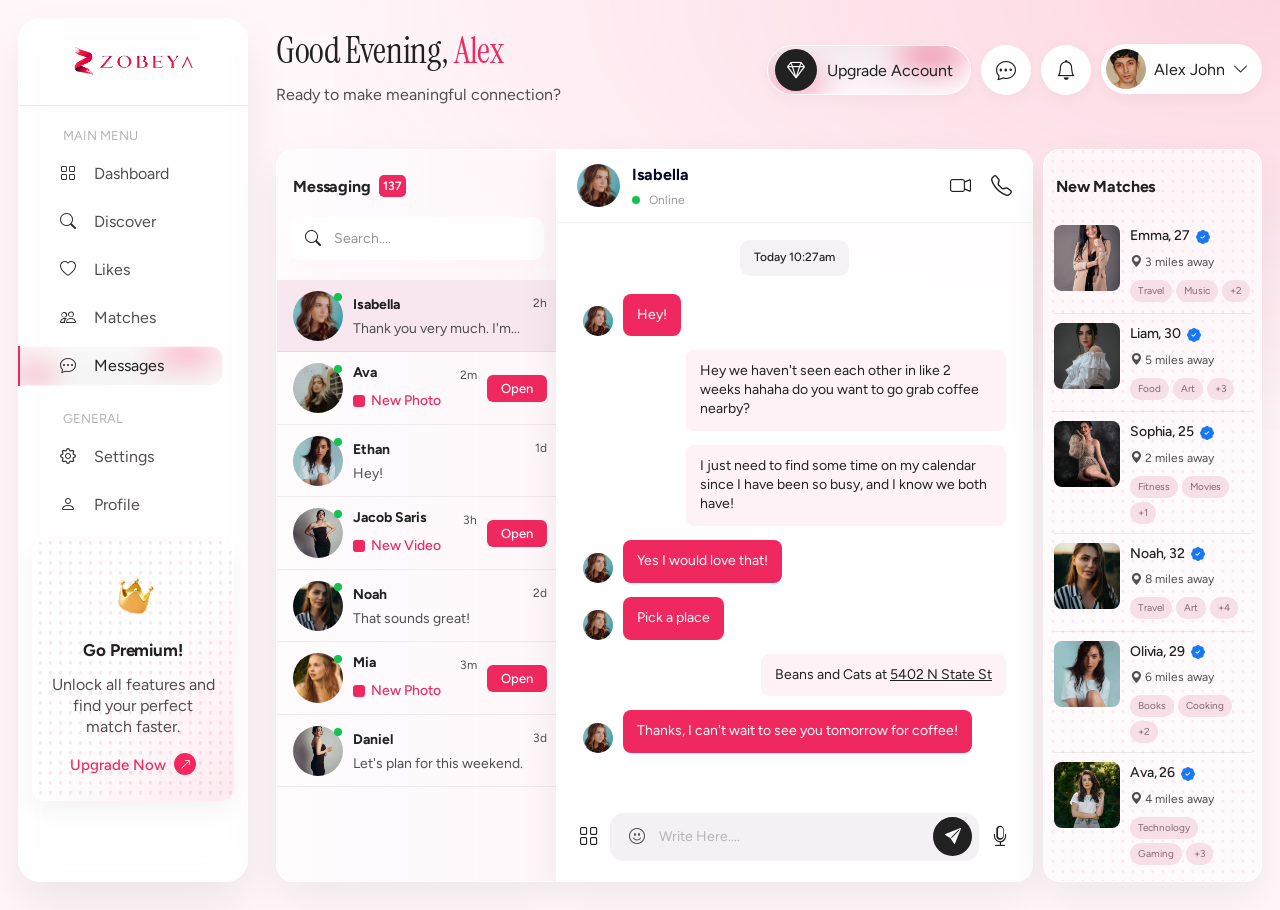
<file: messages.html>
<!DOCTYPE html>
<html lang="en">
<head>
    <meta charset="UTF-8">
    <meta name="viewport" content="width=device-width, initial-scale=1.0">
    <title>Zobeya - Messages</title>
    <link rel="stylesheet" href="assets/plugins/bootstrap-icons/font/bootstrap-icons.min.css">
    <link rel="stylesheet" href="assets/css/style.css">
    <link rel="stylesheet" href="assets/css/responsive.css">
    <link rel="stylesheet" href="assets/css/dashboard.css">
    <link rel="icon" type="image/png" href="assets/images/favicon.png">
</head>
<body class="dash-body messages-body">
    <main class="dashboard-shell messages-shell">
        <aside class="dash-sidebar" aria-label="Dashboard navigation">
            <a class="dash-brand" href="index.html">
                <img src="assets/images/icons/velori-logo.png" alt="Zobeya">
            </a>
            <div class="dash-drawer-user">
                <a class="dash-drawer-profile" href="profile.html">
                    <img src="assets/images/avatars/avatar-alex.jpg" alt="Alex John">
                    <span><strong>Alex John</strong><small>View Profile <i class="bi bi-arrow-up-right"></i></small></span>
                </a>
                <button class="dash-drawer-close" type="button" aria-label="Close menu"><i class="bi bi-x-lg"></i></button>
            </div>
            <nav class="dash-drawer-nav" aria-label="Mobile dashboard navigation">
                <span class="dash-drawer-eyebrow">General</span>
                <a href="profile.html"><i class="bi bi-person"></i> Profile</a>
                <a href="settings.html"><i class="bi bi-gear"></i> Settings</a>
                <a href="notifications.html"><i class="bi bi-bell"></i> Notifications <b>3</b></a>
                <a class="dash-drawer-upgrade" href="#upgrade-modal" data-open-modal="credits"><i class="bi bi-crown"></i> Upgrade to premium</a>
                <span class="dash-drawer-eyebrow">Support</span>
                <a href="help.html"><i class="bi bi-question-circle"></i> Help & Support</a>
                <a href="terms.html"><i class="bi bi-file-earmark-text"></i> Terms & Conditions</a>
                <a class="dash-drawer-logout" href="login.html"><i class="bi bi-box-arrow-right"></i> Logout</a>
            </nav>
            <nav class="dash-nav">
                <span class="dash-nav__eyebrow">Main Menu</span>
                <a href="dashboard.html"><i class="bi bi-grid"></i> Dashboard</a>
                <a href="dashboard.html"><i class="bi bi-search"></i> Discover</a>
                <a href="likes.html"><i class="bi bi-heart"></i> Likes</a>
                <a href="messages.html"><i class="bi bi-people"></i> Matches</a>
                <a class="active" href="messages.html"><i class="bi bi-chat-dots"></i> Messages</a>
                <span class="dash-nav__eyebrow">General</span>
                <a href="settings.html"><i class="bi bi-gear"></i> Settings</a>
                <a href="profile.html"><i class="bi bi-person"></i> Profile</a>
            </nav>
            <div class="premium-box">
                <div class="premium-box__icon"><img src="assets/images/modals/modal-credits-coin.png" alt=""></div>
                <h3>Go Premium!</h3>
                <p>Unlock all features and find your perfect match faster.</p>
                <a href="#upgrade-modal" data-open-modal="credits">Upgrade Now <i class="bi bi-arrow-up-right"></i></a>
            </div>
        </aside>
        <button class="dash-sidebar-backdrop" type="button" aria-label="Close menu"></button>

        <section class="dash-main messages-main">
            <header class="dash-mobile-head messages-mobile-head">
                <button class="dash-menu-btn" type="button" aria-label="Open menu" aria-expanded="false"><i class="bi bi-list"></i></button>
                <a class="dash-mobile-brand" href="index.html"><img src="assets/images/icons/velori-logo.png" alt="Zobeya"></a>
                <div class="dash-mobile-actions">
                    <a class="upgrade-pill" href="#upgrade-modal" data-open-modal="credits"><i class="bi bi-gem"></i> Upgrade</a>
                    <a class="circle-action" href="notifications.html" aria-label="Notifications"><i class="bi bi-bell"></i></a>
                </div>
            </header>

            <header class="dash-topbar messages-topbar">
                <div>
                    <h1>Good Evening, <span>Alex</span></h1>
                    <p>Ready to make meaningful connection?</p>
                </div>
                <div class="dash-actions">
                    <a class="upgrade-pill" href="#upgrade-modal" data-open-modal="credits"><i class="bi bi-gem"></i> Upgrade Account</a>
                    <a class="circle-action" href="messages.html" aria-label="Messages"><i class="bi bi-chat-dots"></i></a>
                    
                    <!-- Notification Popup Trigger & Panel -->
                    <a class="circle-action" href="notifications.html" aria-label="Notifications"><i class="bi bi-bell"></i></a>

                    <!-- Profile Dropdown Trigger & Menu -->
                    <button class="dash-user" type="button">
                        <img src="assets/images/avatars/avatar-alex.jpg" alt="Alex">
                        <span>Alex John</span>
                    </button>
                </div>
            </header>

            <div class="messages-layout">
                <section class="messages-list-card">
                    <div class="messages-list-head">
                        <h2>Messaging</h2>
                        <span>137</span>
                    </div>
                    <label class="messages-search">
                        <i class="bi bi-search"></i>
                        <input type="search" placeholder="Search....">
                    </label>

                    <section class="mobile-new-matches">
                        <h2>New Matches</h2>
                        <div class="mobile-match-strip">
                            <a href="someone-profile.html"><span><img src="assets/images/profiles/profile-2.jpg" alt="Emma"></span><strong>Emma, 27</strong></a>
                            <a href="someone-profile.html"><span><img src="assets/images/profiles/profile-9.jpg" alt="Liam"></span><strong>Liam, 30 <i class="bi bi-patch-check-fill text-primary"></i></strong></a>
                            <a href="someone-profile.html"><span><img src="assets/images/profiles/profile-4.jpg" alt="Sophia"></span><strong>Sophia, 25 <i class="bi bi-patch-check-fill text-primary"></i></strong></a>
                            <a href="someone-profile.html"><span><img src="assets/images/profiles/profile-10.jpg" alt="Noah"></span><strong>Noah, 28 <i class="bi bi-patch-check-fill text-primary"></i></strong></a>
                        </div>
                    </section>
                    <h2 class="messages-mobile-title">Messages</h2>

                    <div class="message-thread-list">
                        <a class="message-thread active" href="#chat"><span class="message-avatar"><img src="assets/images/avatars/avatar-isabella.jpg" alt="Isabella"></span><span class="message-thread-copy"><strong>Isabella</strong><small>Thank you very much. I'm...</small></span><time>2h</time></a>
                        <a class="message-thread" href="#chat"><span class="message-avatar"><img src="assets/images/profiles/profile-12.jpg" alt="Ava"></span><span class="message-thread-copy"><strong>Ava</strong><small class="msg-status-new"><span class="msg-status-icon"></span> New Photo</small></span><time>2m</time><button class="btn-open-msg">Open</button></a>
                        <a class="message-thread" href="#chat"><span class="message-avatar"><img src="assets/images/profiles/profile-5.jpg" alt="Ethan"></span><span class="message-thread-copy"><strong>Ethan</strong><small>Hey!</small></span><time>1d</time></a>
                        <a class="message-thread" href="#chat"><span class="message-avatar"><img src="assets/images/profiles/profile-6.jpg" alt="Jacob Saris"></span><span class="message-thread-copy"><strong>Jacob Saris</strong><small class="msg-status-new"><span class="msg-status-icon"></span> New Video</small></span><time>3h</time><button class="btn-open-msg">Open</button></a>
                        <a class="message-thread" href="#chat"><span class="message-avatar"><img src="assets/images/profiles/profile-10.jpg" alt="Noah"></span><span class="message-thread-copy"><strong>Noah</strong><small>That sounds great!</small></span><time>2d</time></a>
                        <a class="message-thread" href="#chat"><span class="message-avatar"><img src="assets/images/profiles/profile-11.jpg" alt="Mia"></span><span class="message-thread-copy"><strong>Mia</strong><small class="msg-status-new"><span class="msg-status-icon"></span> New Photo</small></span><time>3m</time><button class="btn-open-msg">Open</button></a>
                        <a class="message-thread" href="#chat"><span class="message-avatar"><img src="assets/images/profiles/profile-7.jpg" alt="Daniel"></span><span class="message-thread-copy"><strong>Daniel</strong><small>Let's plan for this weekend.</small></span><time>3d</time></a>
                    </div>
                </section>

                <section class="messages-chat-card" id="chat">
                    <header class="messages-chat-head">
                        <a class="messages-chat-back" href="javascript:void(0);" aria-label="Back to messages"><i class="bi bi-chevron-left"></i></a>
                        <div class="messages-chat-person">
                            <img src="assets/images/avatars/avatar-isabella.jpg" alt="Isabella">
                            <span><strong>Isabella</strong><small><i></i> Online</small></span>
                        </div>
                        <div class="messages-chat-actions">
                            <a href="#" aria-label="Video call"><i class="bi bi-camera-video"></i></a>
                            <a href="#" aria-label="Phone call"><i class="bi bi-telephone"></i></a>
                        </div>
                    </header>
                    <div class="messages-chat-body" id="chatBody">
                        <div class="chat-date-pill">Today 10:27am</div>
                        <div class="chat-row incoming short"><img src="assets/images/avatars/avatar-isabella.jpg" alt="Isabella"><p>Hey!</p></div>
                        <div class="chat-row outgoing"><p>Hey we haven't seen each other in like 2 weeks hahaha do you want to go grab coffee nearby?</p></div>
                        <div class="chat-row outgoing"><p>I just need to find some time on my calendar since I have been so busy, and I know we both have!</p></div>
                        <div class="chat-row incoming"><img src="assets/images/avatars/avatar-isabella.jpg" alt="Isabella"><p>Yes I would love that!</p></div>
                        <div class="chat-row incoming"><img src="assets/images/avatars/avatar-isabella.jpg" alt="Isabella"><p>Pick a place</p></div>
                        <div class="chat-row outgoing location"><p>Beans and Cats at <u>5402 N State St</u></p></div>
                        <div class="chat-row incoming wide"><img src="assets/images/avatars/avatar-isabella.jpg" alt="Isabella"><p>Thanks, I can't wait to see you tomorrow for coffee!</p></div>
                    </div>
                    <section class="gift-panel" aria-label="Gift messages">
                        <div class="gift-panel__head">
                            <div class="gift-balance">
                                <img src="assets/images/modals/modal-credits-coin.png" alt="">
                                <span><small>Your Balance</small><strong>125 <b>Credits</b></strong></span>
                            </div>
                            <button type="button">BUY CREDIT</button>
                        </div>
                        <div class="gift-grid">
                            <button type="button" data-gift="Love letter" data-credit="77"><img src="assets/images/stickers/message-front.png" alt=""><span>77 Credits</span><i class="bi bi-lock"></i></button>
                            <button type="button" data-gift="Two hearts" data-credit="77"><img src="assets/images/stickers/two-hearts.png" alt=""><span>77 Credits</span><i class="bi bi-lock"></i></button>
                            <button type="button" data-gift="Heart wings" data-credit="120"><img src="assets/images/stickers/heart-with-wings-front.png" alt=""><span>120 Credits</span><i class="bi bi-lock"></i></button>
                            <button type="button" data-gift="Ring box" data-credit="120"><img src="assets/images/stickers/box-with-ring-front.png" alt=""><span>120 Credits</span><i class="bi bi-lock"></i></button>
                            <button type="button" data-gift="Rings" data-credit="77"><img src="assets/images/stickers/ring.png" alt=""><span>77 Credits</span></button>
                            <button type="button" data-gift="Toast" data-credit="77"><img src="assets/images/stickers/cards-front.png" alt=""><span>77 Credits</span><i class="bi bi-lock"></i></button>
                            <button type="button" data-gift="Gift box" data-credit="120"><img src="assets/images/stickers/chocolate-front.png" alt=""><span>120 Credits</span><i class="bi bi-lock"></i></button>
                            <button type="button" data-gift="Bouquet" data-credit="120"><img src="assets/images/stickers/bow-with-arrow.png" alt=""><span>120 Credits</span><i class="bi bi-lock"></i></button>
                            <button type="button" data-gift="Love" data-credit="77"><img src="assets/images/stickers/i-love-you-1.png" alt=""><span>77 Credits</span></button>
                            <button type="button" data-gift="Chocolate" data-credit="77"><img src="assets/images/stickers/chocolate-front-1.png" alt=""><span>77 Credits</span><i class="bi bi-lock"></i></button>
                            <button type="button" data-gift="Heart lock" data-credit="120"><img src="assets/images/stickers/lock-with-heart.png" alt=""><span>120 Credits</span><i class="bi bi-lock"></i></button>
                            <button type="button" data-gift="Envelope" data-credit="120"><img src="assets/images/stickers/envelope-front.png" alt=""><span>120 Credits</span><i class="bi bi-lock"></i></button>
                            <button type="button" data-gift="Mug" data-credit="77"><img src="assets/images/stickers/mail.png" alt=""><span>77 Credits</span></button>
                            <button type="button" data-gift="Message" data-credit="77"><img src="assets/images/stickers/message-front-1.png" alt=""><span>77 Credits</span><i class="bi bi-lock"></i></button>
                            <button type="button" data-gift="Smile" data-credit="120"><img src="assets/images/stickers/smile-angle.png" alt=""><span>120 Credits</span><i class="bi bi-lock"></i></button>
                            <button type="button" data-gift="Cupid" data-credit="120"><img src="assets/images/stickers/heart-with-arrow.png" alt=""><span>120 Credits</span><i class="bi bi-lock"></i></button>
                        </div>
                    </section>
                    <form class="messages-compose" id="chatForm">
                        <button type="button" aria-label="Add attachment"><i class="bi bi-grid"></i></button>
                        <div class="messages-compose-field">
                            <button class="gift-toggle" type="button" aria-label="Open gift messages" aria-expanded="false"><i class="bi bi-emoji-smile"></i></button>
                            <input type="text" id="chatInput" placeholder="Write Here...." autocomplete="off">
                            <button type="submit" aria-label="Send message"><i class="bi bi-send-fill"></i></button>
                        </div>
                        <button type="button" aria-label="Voice message"><i class="bi bi-mic"></i></button>
                    </form>
                </section>

                <aside class="messages-matches-card">
                    <h2>New Matches</h2>
                    <div class="message-match-list">
                        <article class="message-match-item"><img src="assets/images/profiles/profile-2.jpg" alt="Emma"><div><h3>Emma, 27 <i class="bi bi-patch-check-fill"></i></h3><p><i class="bi bi-geo-alt-fill"></i> 3 miles away</p><span><b>Travel</b><b>Music</b><b>+2</b></span></div></article>
                        <article class="message-match-item"><img src="assets/images/profiles/profile-9.jpg" alt="Liam"><div><h3>Liam, 30 <i class="bi bi-patch-check-fill"></i></h3><p><i class="bi bi-geo-alt-fill"></i> 5 miles away</p><span><b>Food</b><b>Art</b><b>+3</b></span></div></article>
                        <article class="message-match-item"><img src="assets/images/profiles/profile-4.jpg" alt="Sophia"><div><h3>Sophia, 25 <i class="bi bi-patch-check-fill"></i></h3><p><i class="bi bi-geo-alt-fill"></i> 2 miles away</p><span><b>Fitness</b><b>Movies</b><b>+1</b></span></div></article>
                        <article class="message-match-item"><img src="assets/images/profiles/profile-10.jpg" alt="Noah"><div><h3>Noah, 32 <i class="bi bi-patch-check-fill"></i></h3><p><i class="bi bi-geo-alt-fill"></i> 8 miles away</p><span><b>Travel</b><b>Art</b><b>+4</b></span></div></article>
                        <article class="message-match-item"><img src="assets/images/profiles/profile-5.jpg" alt="Olivia"><div><h3>Olivia, 29 <i class="bi bi-patch-check-fill"></i></h3><p><i class="bi bi-geo-alt-fill"></i> 6 miles away</p><span><b>Books</b><b>Cooking</b><b>+2</b></span></div></article>
                        <article class="message-match-item"><img src="assets/images/profiles/profile-3.jpg" alt="Ava"><div><h3>Ava, 26 <i class="bi bi-patch-check-fill"></i></h3><p><i class="bi bi-geo-alt-fill"></i> 4 miles away</p><span><b>Technology</b><b>Gaming</b><b>+3</b></span></div></article>
                    </div>
                </aside>
            </div>
        </section>

        <nav class="mobile-bottom-nav" aria-label="Mobile dashboard navigation">
            <a href="dashboard.html"><i class="bi bi-grid"></i><span>Dashboard</span></a>
            <a href="dashboard.html"><i class="bi bi-search"></i><span>Discover</span></a>
            <a href="likes.html"><i class="bi bi-heart"></i><span>Likes</span></a>
            <a class="active" href="messages.html"><i class="bi bi-chat-dots"></i><span>Messages</span></a>
            <a href="profile.html"><i class="bi bi-person"></i><span>Profile</span></a>
        </nav>
    </main>

    <script>
        var dashBody = document.body;
        var menuButton = document.querySelector('.dash-menu-btn');
        var closeButtons = document.querySelectorAll('.dash-drawer-close, .dash-sidebar-backdrop');
        var drawerLinks = document.querySelectorAll('.dash-drawer-nav a');

        function setSidebar(open) {
            dashBody.classList.toggle('is-sidebar-open', open);
            if (menuButton) {
                menuButton.setAttribute('aria-expanded', String(open));
            }
        }

        if (menuButton) {
            menuButton.addEventListener('click', function () {
                setSidebar(true);
            });
        }

        closeButtons.forEach(function (button) {
            button.addEventListener('click', function () {
                setSidebar(false);
            });
        });

        drawerLinks.forEach(function (link) {
            link.addEventListener('click', function () {
                setSidebar(false);
            });
        });

        document.addEventListener('keydown', function (event) {
            if (event.key === 'Escape') {
                setSidebar(false);
                setGiftPanel(false);
            }
        });

        var matchStrip = document.querySelector('.mobile-match-strip');
        if (matchStrip) {
            var isDown = false;
            var startX = 0;
            var scrollLeft = 0;

            matchStrip.addEventListener('pointerdown', function (event) {
                isDown = true;
                startX = event.pageX;
                scrollLeft = matchStrip.scrollLeft;
                matchStrip.classList.add('is-dragging');
                matchStrip.setPointerCapture(event.pointerId);
            });

            matchStrip.addEventListener('pointermove', function (event) {
                if (!isDown) return;
                event.preventDefault();
                matchStrip.scrollLeft = scrollLeft - (event.pageX - startX);
            });

            function stopDrag() {
                isDown = false;
                matchStrip.classList.remove('is-dragging');
            }

            matchStrip.addEventListener('pointerup', stopDrag);
            matchStrip.addEventListener('pointercancel', stopDrag);
            matchStrip.addEventListener('pointerleave', stopDrag);
        }

        var composeForm = document.querySelector('.messages-compose');
        var composeInput = document.querySelector('.messages-compose-field input');
        var chatBody = document.querySelector('.messages-chat-body');

        if (composeForm && composeInput && chatBody) {
            composeForm.addEventListener('submit', function (event) {
                event.preventDefault();
                var text = composeInput.value.trim();
                if (!text) return;

                var row = document.createElement('div');
                row.className = 'chat-row outgoing';
                var bubble = document.createElement('p');
                bubble.textContent = text;
                row.appendChild(bubble);
                chatBody.appendChild(row);
                composeInput.value = '';
                chatBody.scrollTop = chatBody.scrollHeight;
            });
        }

        var giftToggle = document.querySelector('.gift-toggle');
        var giftPanel = document.querySelector('.gift-panel');
        var giftButtons = document.querySelectorAll('.gift-grid button');

        function setGiftPanel(open) {
            document.body.classList.toggle('is-gift-open', open);
            if (giftToggle) {
                giftToggle.setAttribute('aria-expanded', String(open));
            }
        }

        if (giftToggle && giftPanel) {
            giftToggle.addEventListener('click', function () {
                setGiftPanel(!document.body.classList.contains('is-gift-open'));
            });
        }

        giftButtons.forEach(function (button) {
            button.addEventListener('click', function () {
                if (!chatBody) return;
                var row = document.createElement('div');
                row.className = 'chat-row outgoing gift-sent';
                var bubble = document.createElement('p');
                var img = document.createElement('img');
                var label = document.createElement('span');
                img.src = button.querySelector('img').src;
                img.alt = button.dataset.gift || 'Gift';
                label.textContent = (button.dataset.gift || 'Gift') + ' - ' + (button.dataset.credit || '77') + ' Credits';
                bubble.appendChild(img);
                bubble.appendChild(label);
                row.appendChild(bubble);
                chatBody.appendChild(row);
                setGiftPanel(false);
                chatBody.scrollTop = chatBody.scrollHeight;
            });
        });

        // Conversation Thread Switching
        var chatPersonImg = document.querySelector('.messages-chat-person img');
        var chatPersonName = document.querySelector('.messages-chat-person strong');

        function openMobileChat() {
            document.body.classList.add('is-chat-open');
        }

        function closeMobileChat() {
            document.body.classList.remove('is-chat-open');
            if (window.location.hash) {
                try {
                    history.pushState('', document.title, window.location.pathname);
                } catch(e) {
                    window.location.hash = '';
                }
            }
        }

        document.querySelectorAll('.message-thread').forEach(function(thread) {
            thread.addEventListener('click', function(e) {
                e.preventDefault();
                document.querySelectorAll('.message-thread').forEach(function(t) { t.classList.remove('active'); });
                thread.classList.add('active');

                var name = thread.querySelector('strong') ? thread.querySelector('strong').textContent : 'Isabella';
                var img = thread.querySelector('.message-avatar img') ? thread.querySelector('.message-avatar img').src : '';
                
                if (chatPersonName) chatPersonName.textContent = name;
                if (chatPersonImg && img) chatPersonImg.src = img;

                openMobileChat();
            });
        });

        // Match items click -> open chat
        document.querySelectorAll('.mobile-match-strip a, .message-match-item').forEach(function(item) {
            item.addEventListener('click', function(e) {
                if (item.matches('a[href$="someone-profile.html"]')) {
                    return;
                }

                e.preventDefault();
                var nameEl = item.querySelector('strong, h3');
                var name = nameEl ? nameEl.textContent.trim().split(',')[0] : 'Match';
                var imgEl = item.querySelector('img');
                var img = imgEl ? imgEl.src : '';

                if (chatPersonName) chatPersonName.textContent = name;
                if (chatPersonImg && img) chatPersonImg.src = img;

                openMobileChat();
            });
        });

        // Back button on mobile chat
        var backBtn = document.querySelector('.messages-chat-back');
        if (backBtn) {
            backBtn.addEventListener('click', function(e) {
                e.preventDefault();
                e.stopPropagation();
                closeMobileChat();
            });
        }

        document.addEventListener('click', function (event) {
            if (!document.body.classList.contains('is-gift-open')) return;
            if (giftPanel && giftPanel.contains(event.target)) return;
            if (giftToggle && giftToggle.contains(event.target)) return;
            setGiftPanel(false);
        });
    </script>



    <!-- Scripts -->
    <script src="assets/js/jquery.min.js"></script>
    <script src="assets/js/main.js"></script>
</body>
</html>
</file>
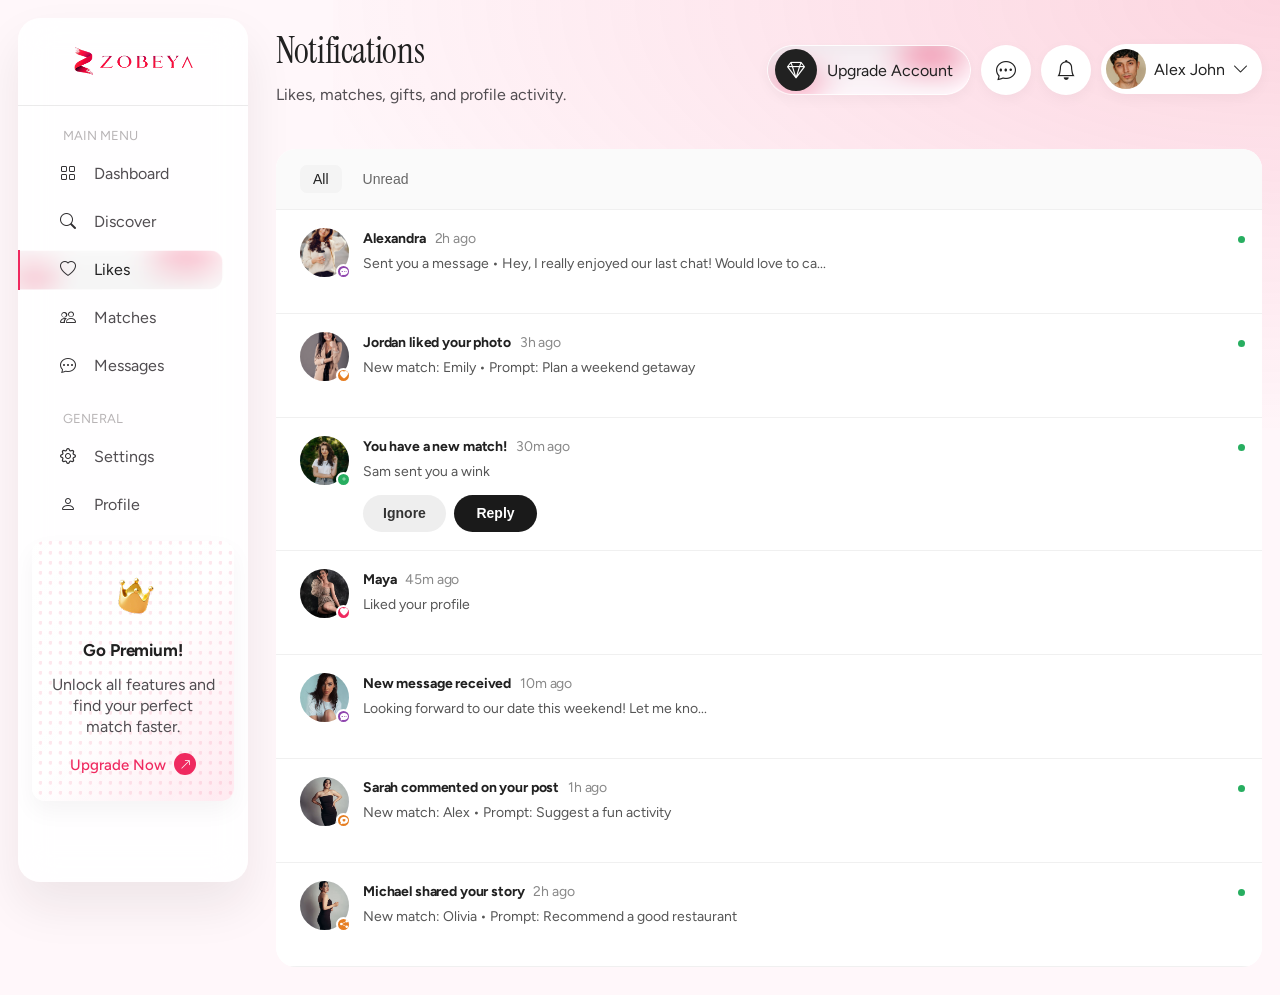
<file: notifications.html>
<!DOCTYPE html>
<html lang="en">
<head>
    <meta charset="UTF-8">
    <meta name="viewport" content="width=device-width, initial-scale=1.0">
    <title>Zobeya - Notifications</title>
    <link rel="stylesheet" href="assets/plugins/bootstrap-icons/font/bootstrap-icons.min.css">
    <link rel="stylesheet" href="assets/css/style.css">
    <link rel="stylesheet" href="assets/css/responsive.css">
    <link rel="stylesheet" href="assets/css/dashboard.css">
    <link rel="icon" type="image/png" href="assets/images/favicon.png">
</head>
<body class="dash-body notifications-body">
    <main class="dashboard-shell">
        <aside class="dash-sidebar" aria-label="Dashboard navigation">
            <a class="dash-brand" href="index.html">
                <img src="assets/images/icons/velori-logo.png" alt="Zobeya">
            </a>
            <nav class="dash-nav">
                <span class="dash-nav__eyebrow">Main Menu</span>
                <a href="dashboard.html"><i class="bi bi-grid"></i> Dashboard</a>
                <a href="dashboard.html"><i class="bi bi-search"></i> Discover</a>
                <a class="active" href="notifications.html"><i class="bi bi-heart"></i> Likes</a>
                <a href="messages.html"><i class="bi bi-people"></i> Matches</a>
                <a href="messages.html"><i class="bi bi-chat-dots"></i> Messages</a>
                <span class="dash-nav__eyebrow">General</span>
                <a href="settings.html"><i class="bi bi-gear"></i> Settings</a>
                <a href="profile.html"><i class="bi bi-person"></i> Profile</a>
            </nav>
            <div class="premium-box">
                <div class="premium-box__icon"><img src="assets/images/modals/modal-credits-coin.png" alt=""></div>
                <h3>Go Premium!</h3>
                <p>Unlock all features and find your perfect match faster.</p>
                <a href="#upgrade-modal" data-open-modal="credits">Upgrade Now <i class="bi bi-arrow-up-right"></i></a>
            </div>
        </aside>

        <section class="dash-main">
            <!-- Mobile Header for Notifications page (Figma Spec) -->
            <header class="mobile-page-head">
                <a class="mobile-back-btn" href="dashboard.html" aria-label="Back"><i class="bi bi-chevron-left"></i></a>
                <h2>Notifications</h2>
                <span style="width: 36px;"></span>
            </header>

            <header class="dash-topbar desktop-only-topbar">
                <div>
                    <h1>Notifications</h1>
                    <p>Likes, matches, gifts, and profile activity.</p>
                </div>
                <div class="dash-actions">
                    <a class="upgrade-pill" href="#upgrade-modal" data-open-modal="credits"><i class="bi bi-gem"></i> Upgrade Account</a>
                    <a class="circle-action" href="messages.html" aria-label="Messages"><i class="bi bi-chat-dots"></i></a>
                    <a class="circle-action" href="notifications.html" aria-label="Notifications"><i class="bi bi-bell"></i></a>
                    
                    <!-- Profile Dropdown Trigger & Menu -->
                    <button class="dash-user" type="button">
                        <img src="assets/images/avatars/avatar-alex.jpg" alt="Alex">
                        <span>Alex John</span>
                    </button>
                </div>
            </header>

            <section class="notifications-page-card">
                <div class="notifications-page-tabs">
                    <button class="notif-tab-btn is-active" type="button" data-filter="all">All</button>
                    <button class="notif-tab-btn" type="button" data-filter="unread">Unread</button>
                </div>

                <div class="notifications-page-list">
                    <!-- Item 1: Alexandra -->
                    <article class="notif-popup-item is-unread">
                        <div class="notif-item-avatar">
                            <img src="assets/images/profiles/profile-1.jpg" alt="Alexandra">
                            <span class="notif-badge-icon purple"><i class="bi bi-chat-dots-fill"></i></span>
                        </div>
                        <div class="notif-item-content">
                            <h5>Alexandra <small>2h ago</small></h5>
                            <p>Sent you a message &bull; Hey, I really enjoyed our last chat! Would love to ca...</p>
                        </div>
                        <span class="notif-unread-dot"></span>
                    </article>

                    <!-- Item 2: Jordan -->
                    <article class="notif-popup-item is-unread">
                        <div class="notif-item-avatar">
                            <img src="assets/images/profiles/profile-2.jpg" alt="Jordan">
                            <span class="notif-badge-icon orange"><i class="bi bi-heart-fill"></i></span>
                        </div>
                        <div class="notif-item-content">
                            <h5>Jordan liked your photo <small>3h ago</small></h5>
                            <p>New match: Emily &bull; Prompt: Plan a weekend getaway</p>
                        </div>
                        <span class="notif-unread-dot"></span>
                    </article>

                    <!-- Item 3: Sam (Match with Action Buttons) -->
                    <article class="notif-popup-item is-unread">
                        <div class="notif-item-avatar">
                            <img src="assets/images/profiles/profile-3.jpg" alt="Sam">
                            <span class="notif-badge-icon green"><i class="bi bi-plus"></i></span>
                        </div>
                        <div class="notif-item-content">
                            <h5>You have a new match! <small>30m ago</small></h5>
                            <p>Sam sent you a wink</p>
                            <div class="notif-item-actions">
                                <button class="notif-action-btn ignore" type="button">Ignore</button>
                                <button class="notif-action-btn reply" type="button">Reply</button>
                            </div>
                        </div>
                        <span class="notif-unread-dot"></span>
                    </article>

                    <!-- Item 4: Maya -->
                    <article class="notif-popup-item">
                        <div class="notif-item-avatar">
                            <img src="assets/images/profiles/profile-4.jpg" alt="Maya">
                            <span class="notif-badge-icon"><i class="bi bi-heart-fill"></i></span>
                        </div>
                        <div class="notif-item-content">
                            <h5>Maya <small>45m ago</small></h5>
                            <p>Liked your profile</p>
                        </div>
                    </article>

                    <!-- Item 5: New Message -->
                    <article class="notif-popup-item">
                        <div class="notif-item-avatar">
                            <img src="assets/images/profiles/profile-5.jpg" alt="New Message">
                            <span class="notif-badge-icon purple"><i class="bi bi-chat-dots-fill"></i></span>
                        </div>
                        <div class="notif-item-content">
                            <h5>New message received <small>10m ago</small></h5>
                            <p>Looking forward to our date this weekend! Let me kno...</p>
                        </div>
                    </article>

                    <!-- Item 6: Sarah -->
                    <article class="notif-popup-item is-unread">
                        <div class="notif-item-avatar">
                            <img src="assets/images/profiles/profile-6.jpg" alt="Sarah">
                            <span class="notif-badge-icon orange"><i class="bi bi-chat-heart-fill"></i></span>
                        </div>
                        <div class="notif-item-content">
                            <h5>Sarah commented on your post <small>1h ago</small></h5>
                            <p>New match: Alex &bull; Prompt: Suggest a fun activity</p>
                        </div>
                        <span class="notif-unread-dot"></span>
                    </article>

                    <!-- Item 7: Michael -->
                    <article class="notif-popup-item is-unread">
                        <div class="notif-item-avatar">
                            <img src="assets/images/profiles/profile-7.jpg" alt="Michael">
                            <span class="notif-badge-icon orange"><i class="bi bi-share-fill"></i></span>
                        </div>
                        <div class="notif-item-content">
                            <h5>Michael shared your story <small>2h ago</small></h5>
                            <p>New match: Olivia &bull; Prompt: Recommend a good restaurant</p>
                        </div>
                        <span class="notif-unread-dot"></span>
                    </article>
                </div>
            </section>
        </section>
    </main>



    <!-- Scripts -->
    <script src="assets/js/jquery.min.js"></script>
    <script src="assets/js/main.js"></script>
</body>
</html>
</file>
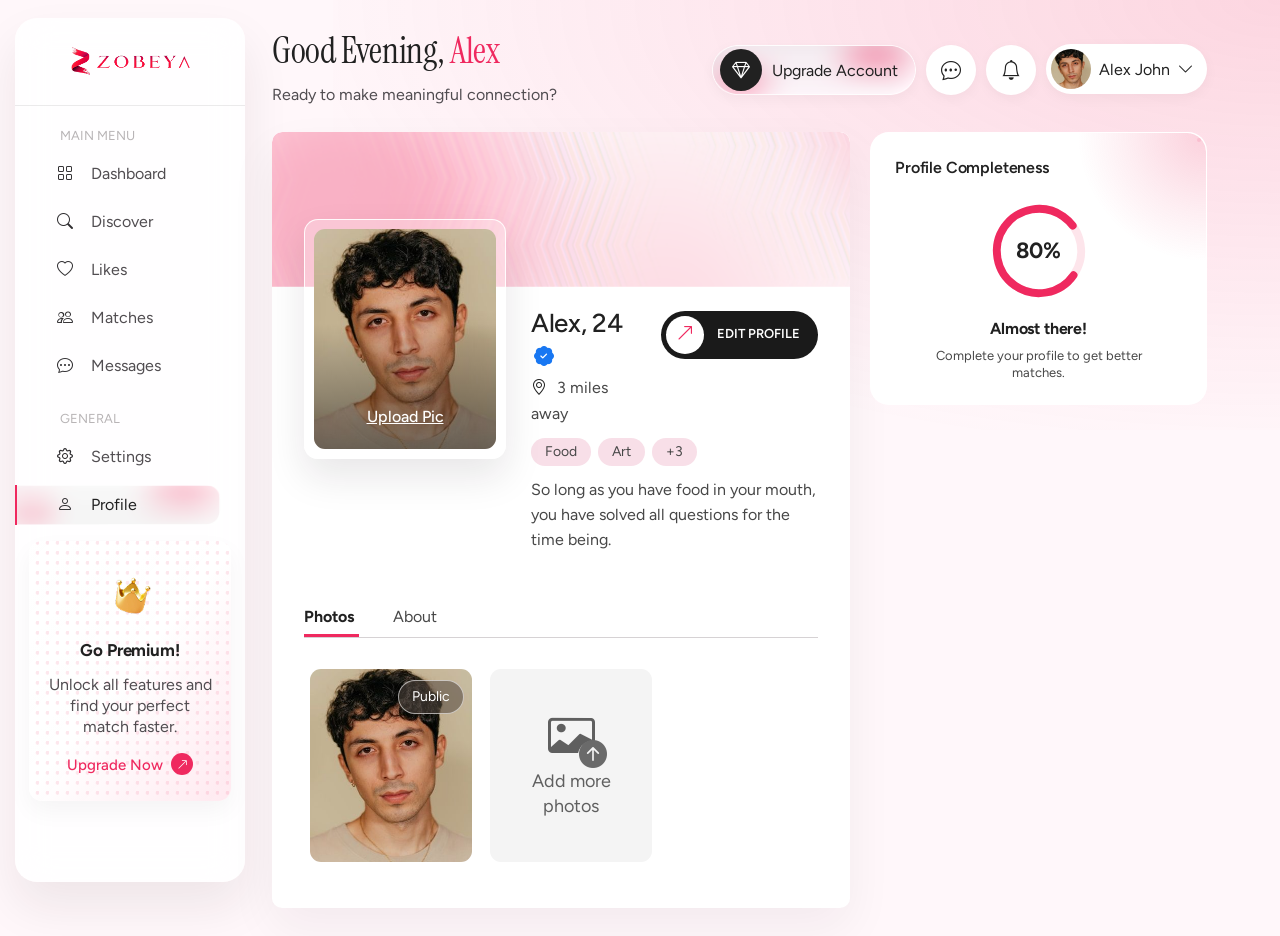
<file: profile.html>
<!DOCTYPE html>
<html lang="en">
<head>
    <meta charset="UTF-8">
    <meta name="viewport" content="width=device-width, initial-scale=1.0">
    <title>Zobeya - Profile</title>
    <link rel="stylesheet" href="assets/plugins/bootstrap-icons/font/bootstrap-icons.min.css">
    <link rel="stylesheet" href="assets/css/style.css">
    <link rel="stylesheet" href="assets/css/responsive.css">
    <link rel="stylesheet" href="assets/css/dashboard.css">
    <link rel="icon" type="image/png" href="assets/images/favicon.png">
</head>
<body class="dash-body profile-body">
    <main class="dashboard-shell">
        <aside class="dash-sidebar" aria-label="Dashboard navigation">
            <a class="dash-brand" href="index.html">
                <img src="assets/images/icons/velori-logo.png" alt="Zobeya">
            </a>
            <div class="dash-drawer-user">
                <a class="dash-drawer-profile" href="profile.html">
                    <img src="assets/images/avatars/avatar-alex.jpg" alt="Alex John">
                    <span>
                        <strong>Alex John</strong>
                        <small>View Profile <i class="bi bi-arrow-up-right"></i></small>
                    </span>
                </a>
                <button class="dash-drawer-close" type="button" aria-label="Close menu"><i class="bi bi-x-lg"></i></button>
            </div>
            <nav class="dash-drawer-nav" aria-label="Mobile dashboard navigation">
                <span class="dash-drawer-eyebrow">General</span>
                <a class="active" href="profile.html"><i class="bi bi-person"></i> Profile</a>
                <a href="settings.html"><i class="bi bi-gear"></i> Settings</a>
                <a href="notifications.html"><i class="bi bi-bell"></i> Notifications <b>3</b></a>
                <a class="dash-drawer-upgrade" href="#upgrade-modal" data-open-modal="credits"><i class="bi bi-crown"></i> Upgrade to premium</a>
                <span class="dash-drawer-eyebrow">Support</span>
                <a href="help.html"><i class="bi bi-question-circle"></i> Help & Support</a>
                <a href="terms.html"><i class="bi bi-file-earmark-text"></i> Terms & Conditions</a>
                <a class="dash-drawer-logout" href="login.html"><i class="bi bi-box-arrow-right"></i> Logout</a>
            </nav>
            <nav class="dash-nav">
            <span class="dash-nav__eyebrow">Main Menu</span>
            <a href="dashboard.html"><i class="bi bi-grid"></i> Dashboard</a>
            <a href="dashboard.html"><i class="bi bi-search"></i> Discover</a>
            <a href="likes.html"><i class="bi bi-heart"></i> Likes</a>
            <a href="messages.html"><i class="bi bi-people"></i> Matches</a>
            <a href="messages.html"><i class="bi bi-chat-dots"></i> Messages</a>
            <span class="dash-nav__eyebrow">General</span>
            <a href="settings.html"><i class="bi bi-gear"></i> Settings</a>
            <a class="active" href="profile.html"><i class="bi bi-person"></i> Profile</a>
            </nav>
            <div class="premium-box">
                <div class="premium-box__icon"><img src="assets/images/modals/modal-credits-coin.png" alt=""></div>
                <h3>Go Premium!</h3>
                <p>Unlock all features and find your perfect match faster.</p>
                <a href="#upgrade-modal" data-open-modal="credits">Upgrade Now <i class="bi bi-arrow-up-right"></i></a>
            </div>
        </aside>
        <button class="dash-sidebar-backdrop" type="button" aria-label="Close menu"></button>
        <section class="dash-main">
            <header class="dash-mobile-head">
                <button class="dash-menu-btn" type="button" aria-label="Open menu" aria-expanded="false"><i class="bi bi-list"></i></button>
                <a class="dash-mobile-brand" href="index.html">
                    <img src="assets/images/icons/velori-logo.png" alt="Zobeya">
                </a>
                <div class="dash-mobile-actions">
                    <a class="upgrade-pill" href="#upgrade-modal" data-open-modal="credits"><i class="bi bi-gem"></i> Upgrade</a>
                    <a class="circle-action" href="notifications.html" aria-label="Notifications"><i class="bi bi-bell"></i></a>
                </div>
            </header>
            <header class="dash-topbar">
                <div>
                    <h1>Good Evening, <span>Alex</span></h1>
                    <p>Ready to make meaningful connection?</p>
                </div>
                <div class="dash-actions">
                    <a class="upgrade-pill" href="#upgrade-modal" data-open-modal="credits"><i class="bi bi-gem"></i> Upgrade Account</a>
                    <a class="circle-action" href="messages.html" aria-label="Messages"><i class="bi bi-chat-dots"></i></a>
                    
                    <!-- Notification Popup Trigger & Panel -->
                    <a class="circle-action" href="notifications.html" aria-label="Notifications"><i class="bi bi-bell"></i></a>

                    <!-- Profile Dropdown Trigger & Menu -->
                    <button class="dash-user" type="button">
                        <img src="assets/images/avatars/avatar-alex.jpg" alt="Alex">
                        <span>Alex John</span>
                    </button>
                </div>
            </header>

            <div class="dash-grid profile-page-grid">
                <section class="my-profile-card">
                    <div class="my-profile-cover" aria-hidden="true"></div>
                    <div class="my-profile-summary">
                        <a class="my-profile-avatar" href="edit-profile.html" aria-label="Upload profile picture">
                            <img src="assets/images/avatars/avatar-alex.jpg" alt="Alex">
                            <span>Upload Pic</span>
                        </a>
                        <div class="my-profile-copy">
                            <div class="my-profile-heading">
                                <div>
                                    <h2>Alex, 24 <i class="bi bi-patch-check-fill"></i></h2>
                                    <p><i class="bi bi-geo-alt"></i> 3 miles away</p>
                                </div>
                                <a href="edit-profile.html" class="my-profile-edit"><span><i class="bi bi-arrow-up-right"></i></span> EDIT PROFILE</a>
                            </div>
                            <div class="profile-chip-row">
                                <span>Food</span>
                                <span>Art</span>
                                <span>+3</span>
                            </div>
                            <p class="my-profile-bio">So long as you have food in your mouth, you have solved all questions for the time being.</p>
                        </div>
                    </div>

                    <div class="my-profile-tabs" role="tablist" aria-label="Profile sections">
                        <button class="active" type="button" role="tab" aria-selected="true" data-profile-tab="photos">Photos</button>
                        <button type="button" role="tab" aria-selected="false" data-profile-tab="about">About</button>
                    </div>

                    <div class="my-profile-photos profile-tab-panel is-active" data-profile-panel="photos">
                        <article class="my-profile-photo">
                            <img src="assets/images/avatars/avatar-alex.jpg" alt="Alex profile photo">
                            <span>Public</span>
                        </article>
                        <button class="my-profile-add-photo" type="button">
                            <i class="bi bi-card-image"></i>
                            <small><i class="bi bi-arrow-up-circle-fill"></i></small>
                            <span>Add more<br>photos</span>
                        </button>
                    </div>

                    <div class="my-profile-about profile-tab-panel" data-profile-panel="about">
                        <dl>
                            <div><dt>Live in:</dt><dd>Austin, Texas</dd></div>
                            <div><dt>Hometown:</dt><dd>Denver, Colorado</dd></div>
                            <div><dt>Relationship:</dt><dd>In a relationship</dd></div>
                            <div><dt>Work as:</dt><dd>Graphic Designer</dd></div>
                            <div><dt>Education:</dt><dd>Bachelor of Visual Arts</dd></div>
                            <div><dt>Languages:</dt><dd>English, France, Spanish</dd></div>
                            <div><dt>Drink:</dt><dd>Occasionally</dd></div>
                            <div><dt>Family plans:</dt><dd>Planning for kids</dd></div>
                            <div><dt>Smoke:</dt><dd>Rarely</dd></div>
                            <div><dt>Marijuana:</dt><dd>Yes</dd></div>
                        </dl>
                        <div class="my-profile-interests">
                            <h3>Personal Interests:</h3>
                            <div class="profile-chip-row">
                                <span>Hiking</span>
                                <span>Gaming</span>
                                <span>Cooking</span>
                                <span>Sports</span>
                                <span>Technology</span>
                                <span>Chess</span>
                                <span>Comics</span>
                                <span>Music</span>
                            </div>
                        </div>
                    </div>
                </section>

                <aside class="dash-sidecards">
                    <section class="mini-card completeness-card">
                        <h3>Profile Completeness</h3>
                        <div class="completeness-content">
                            <div class="completeness-circle">
                                <svg viewBox="0 0 120 120" aria-hidden="true">
                                    <circle cx="60" cy="60" r="46" class="track"></circle>
                                    <circle cx="60" cy="60" r="46" class="progress"></circle>
                                </svg>
                                <div class="percentage">80%</div>
                            </div>
                            <div class="completeness-info">
                                <h4>Almost there!</h4>
                                <p>Complete your profile to get better matches.</p>
                                <a href="edit-profile.html" class="complete-btn">
                                    <span><i class="bi bi-arrow-up-right"></i></span>
                                    COMPLETE PROFILE
                                </a>
                            </div>
                        </div>
                    </section>
                </aside>
            </div>
        </section>
    </main>

    <nav class="mobile-bottom-nav" aria-label="Mobile dashboard navigation">
        <a class="active" href="dashboard.html"><i class="bi bi-grid"></i><span>Dashboard</span></a>
        <a href="dashboard.html"><i class="bi bi-search"></i><span>Discover</span></a>
        <a href="likes.html"><i class="bi bi-heart"></i><span>Likes</span></a>
        <a href="messages.html"><i class="bi bi-people"></i><span>Matches</span></a>
        <a href="messages.html"><i class="bi bi-chat-dots"></i><span>Messages</span></a>
    </nav>



    <!-- Scripts -->
    <script src="assets/js/jquery.min.js"></script>
    <script src="assets/js/main.js"></script>
    <script>
        (function () {
            var body = document.body;
            var menuButton = document.querySelector('.dash-menu-btn');
            var closeButtons = document.querySelectorAll('.dash-drawer-close, .dash-sidebar-backdrop');
            var drawerLinks = document.querySelectorAll('.dash-drawer-nav a');

            function closeDrawer() {
                body.classList.remove('is-sidebar-open');
                if (menuButton) {
                    menuButton.setAttribute('aria-expanded', 'false');
                }
            }

            if (menuButton) {
                menuButton.addEventListener('click', function () {
                    var isOpen = body.classList.toggle('is-sidebar-open');
                    menuButton.setAttribute('aria-expanded', isOpen ? 'true' : 'false');
                });
            }

            closeButtons.forEach(function (button) {
                button.addEventListener('click', closeDrawer);
            });

            drawerLinks.forEach(function (link) {
                link.addEventListener('click', closeDrawer);
            });

            document.querySelectorAll('[data-profile-tab]').forEach(function (tab) {
                tab.addEventListener('click', function () {
                    var target = tab.getAttribute('data-profile-tab');
                    document.querySelectorAll('[data-profile-tab]').forEach(function (item) {
                        var isActive = item === tab;
                        item.classList.toggle('active', isActive);
                        item.setAttribute('aria-selected', isActive ? 'true' : 'false');
                    });
                    document.querySelectorAll('[data-profile-panel]').forEach(function (panel) {
                        panel.classList.toggle('is-active', panel.getAttribute('data-profile-panel') === target);
                    });
                });
            });
        })();
    </script>
</body>
</html>
</file>
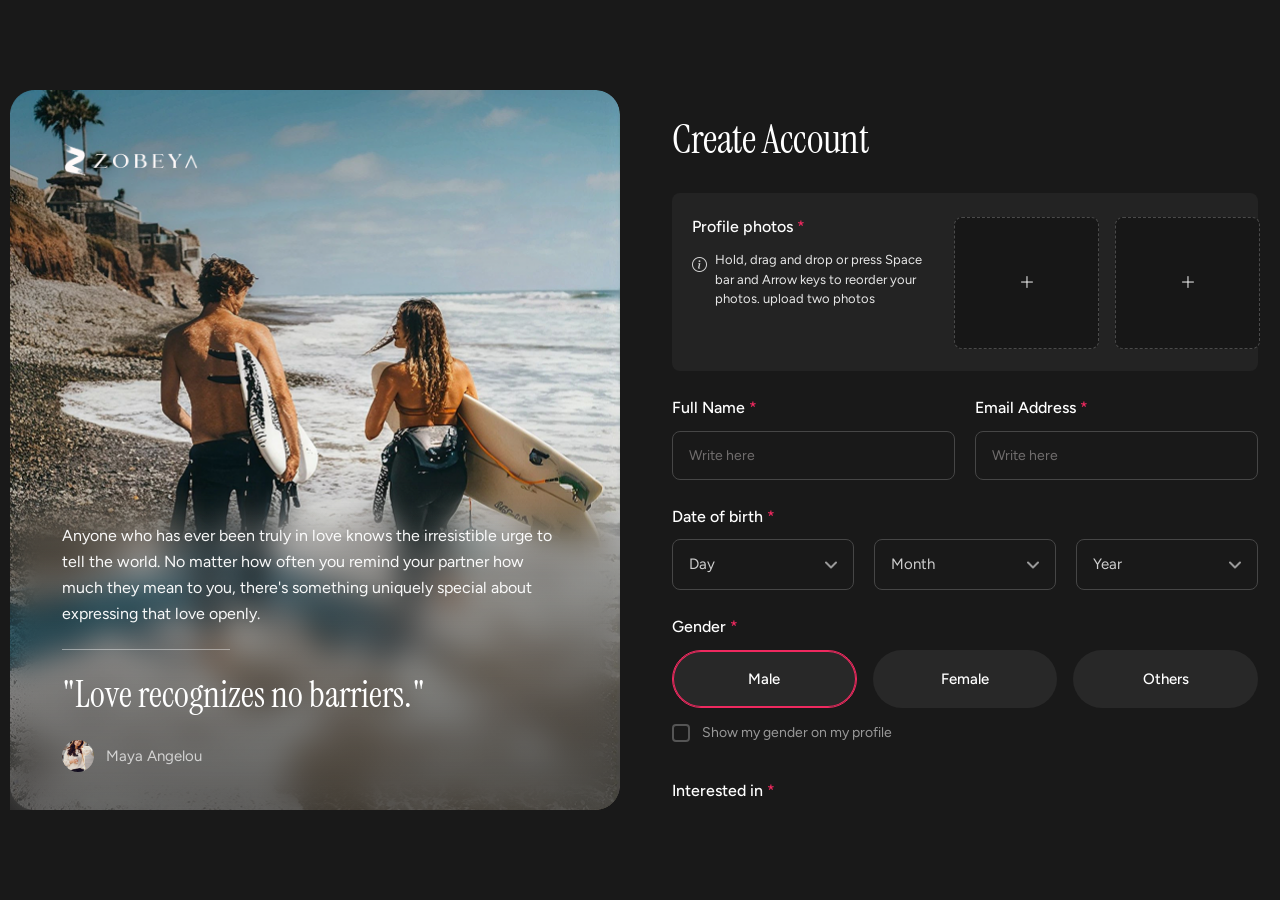
<file: register.html>
<!DOCTYPE html>
<html lang="en">
<head>
    <meta charset="UTF-8">
    <meta name="viewport" content="width=device-width, initial-scale=1.0">
    <title>Zobeya - Create Account</title>
    <link rel="stylesheet" href="assets/plugins/bootstrap-icons/font/bootstrap-icons.min.css">
    <link rel="stylesheet" href="assets/css/style.css">
    <link rel="stylesheet" href="assets/css/responsive.css">
    <link rel="stylesheet" href="assets/css/auth-dark.css">
    <link rel="icon" type="image/png" href="assets/images/favicon.png">
</head>
<body class="auth-body">
    <main class="auth-layout auth-layout--register">
        <!-- Left Side Art -->
        <section class="auth-art">
            <a href="index.html" class="auth-art__logo">
                <img src="assets/images/regs.png" alt="Zobeya">
            </a>
            <span class="auth-art__watermark" aria-hidden="true"></span>
            <div class="auth-art__copy">
                <p>Anyone who has ever been truly in love knows the irresistible urge to tell the world. No matter how often you remind your partner how much they mean to you, there's something uniquely special about expressing that love openly.</p>
                <div class="auth-art__quote">"Love recognizes no barriers."</div>
                <div class="auth-author">
                    <img src="assets/images/profiles/profile-1.jpg" alt="Maya Angelou">
                    <span>Maya Angelou</span>
                </div>
            </div>
        </section>

        <!-- Right Side Form -->
        <section class="auth-panel auth-panel--long">
            <a href="index.html" class="auth-mobile-logo">
                <img src="assets/images/regs.png" alt="Zobeya">
            </a>
            <h2>Create Account</h2>

            <form class="dark-form" action="dashboard.html" id="registerForm" novalidate>
                <!-- Profile Photos -->
                <div class="form-group">
                    <div class="photo-upload-container">
                        <div class="photo-upload-copy">
                            <label>Profile photos <span>*</span></label>
                            <div class="photo-upload-info">
                                <i class="bi bi-info-circle"></i>
                                <p>Hold, drag and drop or press Space bar and Arrow keys to reorder your photos. upload two photos</p>
                            </div>
                        </div>
                        <div class="photo-boxes">
                            <label class="photo-box">
                                <input type="file" accept="image/*" class="photo-input" aria-label="Upload profile photo 1">
                                <i class="bi bi-plus-lg"></i>
                            </label>
                            <label class="photo-box">
                                <input type="file" accept="image/*" class="photo-input" aria-label="Upload profile photo 2">
                                <i class="bi bi-plus-lg"></i>
                            </label>
                        </div>
                    </div>
                </div>

                <!-- Name and Email Row -->
                <div class="form-row">
                    <div class="form-group">
                        <label>Full Name <span>*</span></label>
                        <input type="text" id="regName" placeholder="Write here" required>
                    </div>
                    <div class="form-group">
                        <label>Email Address <span>*</span></label>
                        <input type="email" id="regEmail" placeholder="Write here" required>
                    </div>
                </div>

                <!-- Date of Birth -->
                <div class="form-group">
                    <label>Date of birth <span>*</span></label>
                    <div class="form-row">
                        <select class="date-select" id="regDay" required>
                            <option value="" disabled selected>Day</option>
                            <option value="1">1</option>
                            <option value="2">2</option>
                            <option value="3">3</option>
                        </select>
                        <select class="date-select" id="regMonth" required>
                            <option value="" disabled selected>Month</option>
                            <option value="1">January</option>
                            <option value="2">February</option>
                            <option value="3">March</option>
                        </select>
                        <select class="date-select" id="regYear" required>
                            <option value="" disabled selected>Year</option>
                            <option value="1990">1990</option>
                            <option value="1995">1995</option>
                            <option value="2000">2000</option>
                        </select>
                    </div>
                </div>

                <!-- Gender -->
                <div class="form-group">
                    <label>Gender <span>*</span></label>
                    <div class="pill-group">
                        <label class="pill-radio"><input type="radio" name="gender" value="male" checked> <span>Male</span></label>
                        <label class="pill-radio"><input type="radio" name="gender" value="female"> <span>Female</span></label>
                        <label class="pill-radio"><input type="radio" name="gender" value="others"> <span>Others</span></label>
                    </div>
                </div>
                <label class="dark-checkbox">
                    <input type="checkbox">
                    Show my gender on my profile
                </label>

                <!-- Interested in -->
                <div class="form-group" style="margin-top: 10px;">
                    <label>Interested in <span>*</span></label>
                    <div class="pill-group">
                        <label class="pill-radio"><input type="radio" name="interested" value="man"> <span>Man</span></label>
                        <label class="pill-radio"><input type="radio" name="interested" value="woman"> <span>Woman</span></label>
                        <label class="pill-radio"><input type="radio" name="interested" value="everyone"> <span>Everyone</span></label>
                    </div>
                </div>

                <!-- Looking for -->
                <div class="form-group d-none">
                    <label>Looking for <span>*</span></label>
                    <button type="button" class="add-btn"><i class="bi bi-plus-lg"></i> Add Relationship Intent</button>
                </div>

                <div class="optional-divider d-none">Optional</div>

                <!-- Interests -->
                <div class="form-group d-none">
                    <label>Interests</label>
                    <button type="button" class="add-btn"><i class="bi bi-plus-lg"></i> Add Interests</button>
                </div>

                <!-- Submit -->
                <button class="btn btn--pink auth-submit" type="submit" formnovalidate>CONTINUE</button>

                <p class="auth-switch">Already have an account? <a href="login.html">Log in</a></p>
            </form>
        </section>
    </main>
    <script>
        document.querySelectorAll('.photo-input').forEach((input) => {
            input.addEventListener('change', () => {
                const file = input.files && input.files[0];
                const box = input.closest('.photo-box');

                if (!file || !box) {
                    return;
                }

                const oldPreview = box.querySelector('img');
                if (oldPreview) {
                    oldPreview.remove();
                }

                const preview = document.createElement('img');
                preview.src = URL.createObjectURL(file);
                preview.alt = 'Uploaded profile photo';
                preview.onload = () => URL.revokeObjectURL(preview.src);

                box.appendChild(preview);
                box.classList.add('has-image');
            });
        });
    </script>
    <script src="assets/js/jquery.min.js"></script>
    <script src="assets/js/main.js"></script>
</body>
</html>
</file>
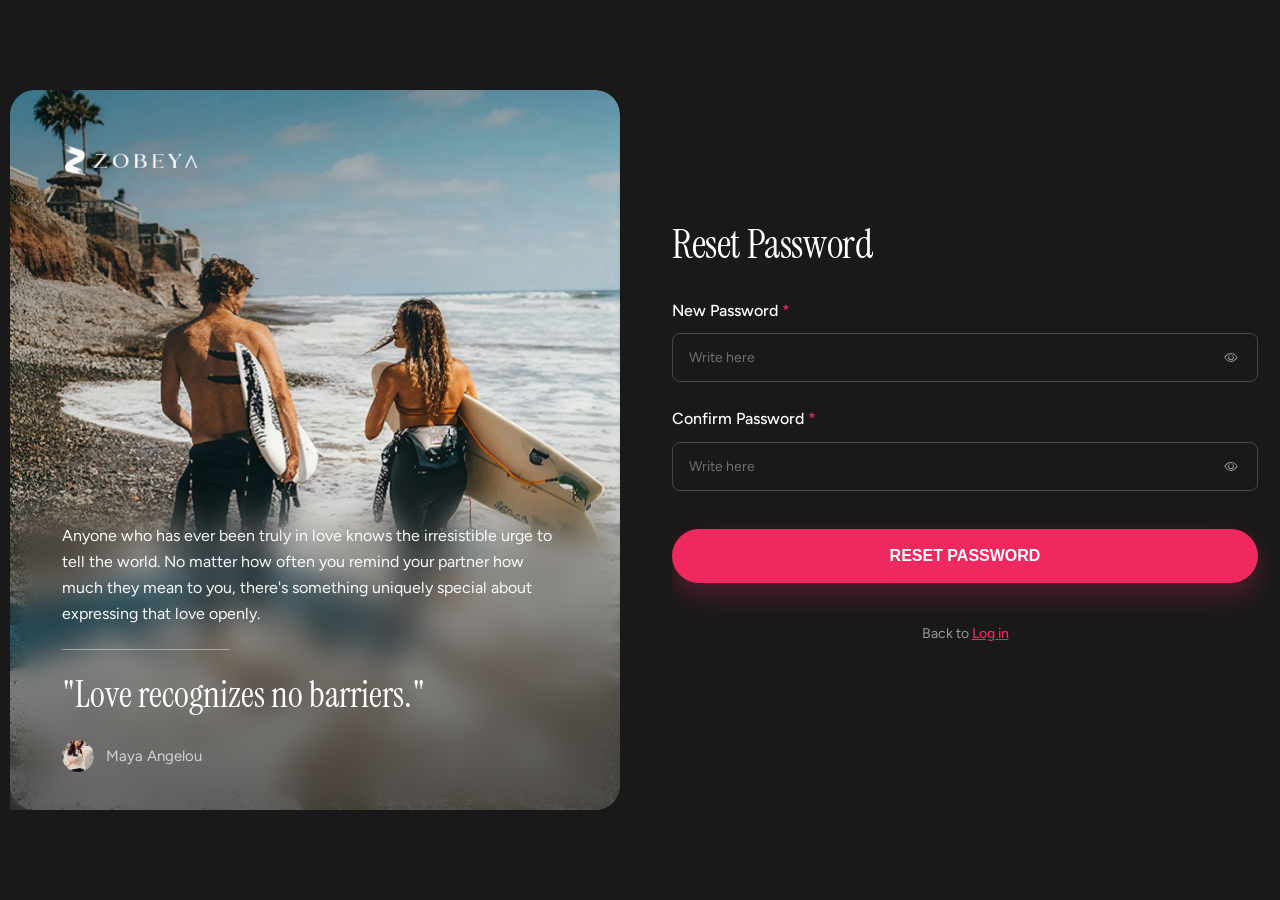
<file: reset-password.html>
<!DOCTYPE html>
<html lang="en">
<head>
    <meta charset="UTF-8">
    <meta name="viewport" content="width=device-width, initial-scale=1.0">
    <title>Zobeya - Reset Password</title>
    <link rel="stylesheet" href="assets/plugins/bootstrap-icons/font/bootstrap-icons.min.css">
    <link rel="stylesheet" href="assets/css/style.css">
    <link rel="stylesheet" href="assets/css/responsive.css">
    <link rel="stylesheet" href="assets/css/auth-dark.css">
    <link rel="icon" type="image/png" href="assets/images/favicon.png">
</head>
<body class="auth-body">
    <main class="auth-layout">
        <section class="auth-art">
            <a href="index.html" class="auth-art__logo">
                <img src="assets/images/regs.png" alt="Zobeya">
            </a>
            <div class="auth-art__copy">
                <p>Anyone who has ever been truly in love knows the irresistible urge to tell the world. No matter how often you remind your partner how much they mean to you, there's something uniquely special about expressing that love openly.</p>
                <div class="auth-art__quote">"Love recognizes no barriers."</div>
                <div class="auth-author">
                    <img src="assets/images/profiles/profile-1.jpg" alt="Maya Angelou">
                    <span>Maya Angelou</span>
                </div>
            </div>
        </section>

        <section class="auth-panel">
            <a href="index.html" class="auth-mobile-logo">
                <img src="assets/images/regs.png" alt="Zobeya">
            </a>
            <h2>Reset Password</h2>

            <form class="dark-form" action="login.html" id="resetForm" novalidate>
                <div class="form-group">
                    <label>New Password <span>*</span></label>
                    <div class="password-field">
                        <input type="password" id="resetPassword1" class="reset-password-input" placeholder="Write here" required>
                        <button type="button" class="password-toggle" aria-label="Show password" aria-pressed="false">
                            <i class="bi bi-eye"></i>
                        </button>
                    </div>
                </div>

                <div class="form-group">
                    <label>Confirm Password <span>*</span></label>
                    <div class="password-field">
                        <input type="password" id="resetPassword2" class="reset-password-input" placeholder="Write here" required>
                        <button type="button" class="password-toggle" aria-label="Show password" aria-pressed="false">
                            <i class="bi bi-eye"></i>
                        </button>
                    </div>
                </div>

                <button class="btn btn--pink auth-submit" type="submit" formnovalidate>RESET PASSWORD</button>

                <p class="auth-switch">Back to <a href="login.html">Log in</a></p>
            </form>
        </section>
    </main>
    <script>
        document.querySelectorAll('.password-toggle').forEach((toggle) => {
            toggle.addEventListener('click', () => {
                const input = toggle.parentElement.querySelector('input');
                const icon = toggle.querySelector('i');
                const isHidden = input.type === 'password';

                input.type = isHidden ? 'text' : 'password';
                toggle.setAttribute('aria-label', isHidden ? 'Hide password' : 'Show password');
                toggle.setAttribute('aria-pressed', String(isHidden));
                icon.className = isHidden ? 'bi bi-eye-slash' : 'bi bi-eye';
            });
        });
    </script>
    <script src="assets/js/jquery.min.js"></script>
    <script src="assets/js/main.js"></script>
</body>
</html>
</file>
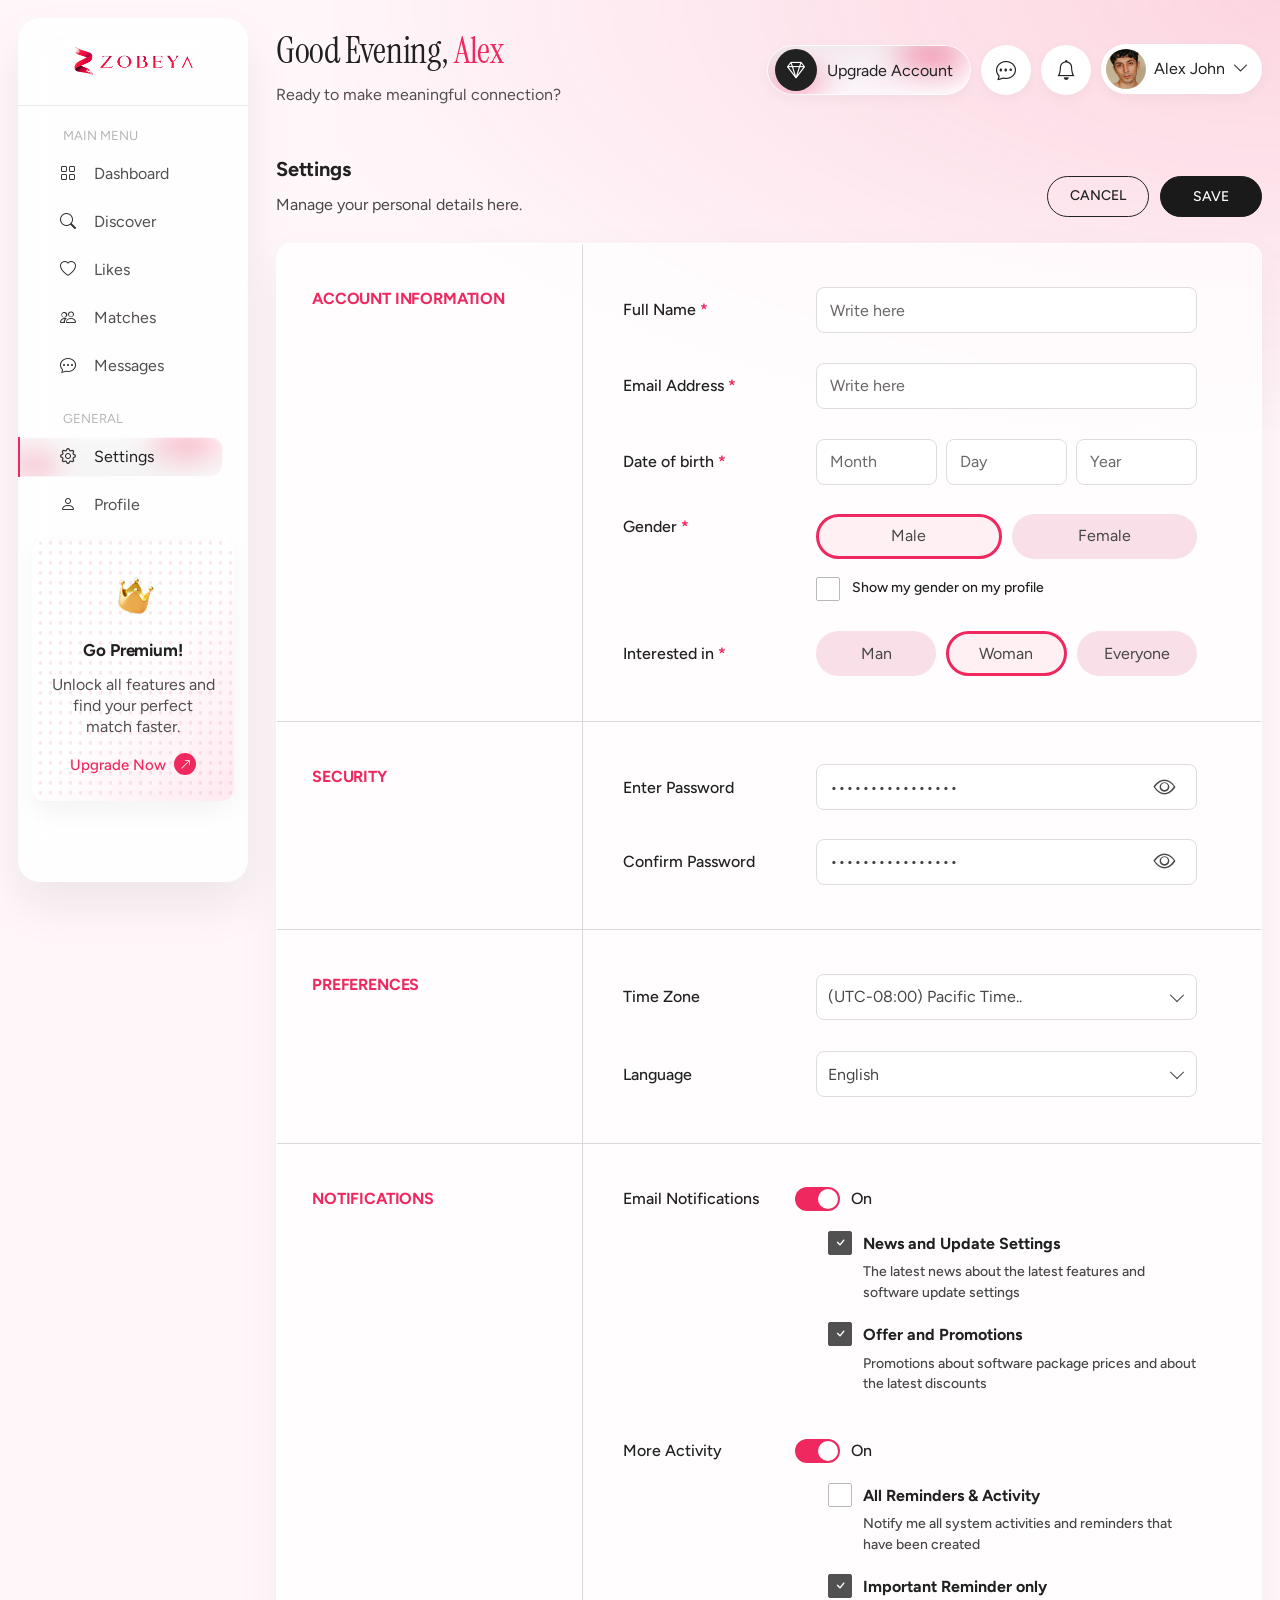
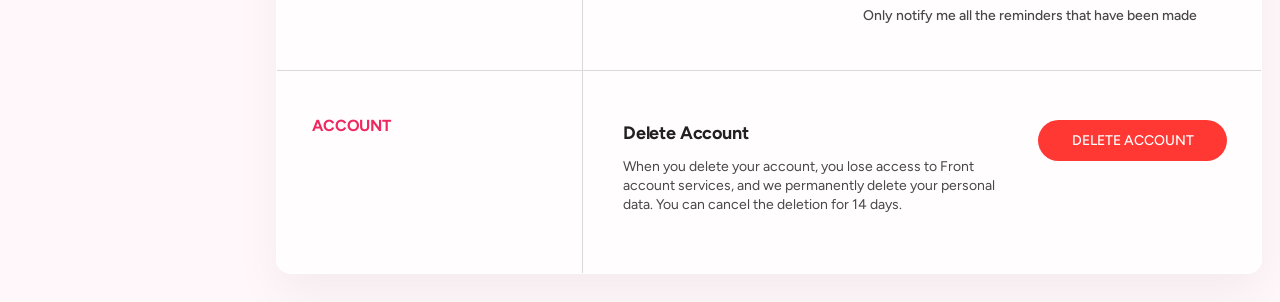
<file: settings.html>
<!DOCTYPE html>
<html lang="en">
<head>
    <meta charset="UTF-8">
    <meta name="viewport" content="width=device-width, initial-scale=1.0">
    <title>Zobeya - Settings</title>
    <link rel="stylesheet" href="assets/plugins/bootstrap-icons/font/bootstrap-icons.min.css">
    <link rel="stylesheet" href="assets/css/style.css">
    <link rel="stylesheet" href="assets/css/responsive.css">
    <link rel="stylesheet" href="assets/css/dashboard.css">
    <link rel="icon" type="image/png" href="assets/images/favicon.png">
</head>
<body class="dash-body settings-page-body">
    <main class="dashboard-shell settings-shell">
        <aside class="dash-sidebar" aria-label="Dashboard navigation">
            <a class="dash-brand" href="index.html">
                <img src="assets/images/icons/velori-logo.png" alt="Zobeya">
            </a>
            <nav class="dash-nav">
                <span class="dash-nav__eyebrow">Main Menu</span>
                <a href="dashboard.html"><i class="bi bi-grid"></i> Dashboard</a>
                <a href="dashboard.html"><i class="bi bi-search"></i> Discover</a>
                <a href="likes.html"><i class="bi bi-heart"></i> Likes</a>
                <a href="messages.html"><i class="bi bi-people"></i> Matches</a>
                <a href="messages.html"><i class="bi bi-chat-dots"></i> Messages</a>
                <span class="dash-nav__eyebrow">General</span>
                <a class="active" href="settings.html"><i class="bi bi-gear"></i> Settings</a>
                <a href="profile.html"><i class="bi bi-person"></i> Profile</a>
            </nav>
            <div class="premium-box">
                <div class="premium-box__icon"><img src="assets/images/modals/modal-credits-coin.png" alt=""></div>
                <h3>Go Premium!</h3>
                <p>Unlock all features and find your perfect match faster.</p>
                <a href="#upgrade-modal" data-open-modal="credits">Upgrade Now <i class="bi bi-arrow-up-right"></i></a>
            </div>
        </aside>

        <section class="dash-main settings-main">
            <header class="settings-mobile-head">
                <a href="dashboard.html" aria-label="Back"><i class="bi bi-chevron-left"></i></a>
                <h1>Settings</h1>
                <span></span>
            </header>

            <header class="dash-topbar">
                <div>
                    <h1>Good Evening, <span>Alex</span></h1>
                    <p>Ready to make meaningful connection?</p>
                </div>
                <div class="dash-actions">
                    <a class="upgrade-pill" href="#upgrade-modal" data-open-modal="credits"><i class="bi bi-gem"></i> Upgrade Account</a>
                    <a class="circle-action" href="messages.html" aria-label="Messages"><i class="bi bi-chat-dots"></i></a>
                    <a class="circle-action" href="notifications.html" aria-label="Notifications"><i class="bi bi-bell"></i></a>
                    <div class="dash-user">
                        <img src="assets/images/avatars/avatar-alex.jpg" alt="Alex">
                        <span>Alex John</span>
                    </div>
                </div>
            </header>

            <form class="settings-form">
                <div class="settings-title-row">
                    <div>
                        <h2>Settings</h2>
                        <p>Manage your personal details here.</p>
                    </div>
                    <div class="settings-actions">
                        <a class="settings-btn settings-btn-outline" href="dashboard.html">Cancel</a>
                        <button class="settings-btn settings-btn-dark" type="submit">Save</button>
                    </div>
                </div>

                <section class="settings-card">
                    <div class="settings-section settings-section-account">
                        <h3>Account Information</h3>
                        <div class="settings-fields">
                            <label class="settings-field">
                                <span>Full Name <b>*</b></span>
                                <input type="text" placeholder="Write here">
                            </label>
                            <label class="settings-field">
                                <span>Email Address <b>*</b></span>
                                <input type="email" placeholder="Write here">
                            </label>
                            <div class="settings-field">
                                <span>Date of birth <b>*</b></span>
                                <div class="settings-date-grid">
                                    <input type="text" placeholder="Month">
                                    <input type="text" placeholder="Day">
                                    <input type="text" placeholder="Year">
                                </div>
                            </div>
                            <div class="settings-field settings-field-stack">
                                <span>Gender <b>*</b></span>
                                <div>
                                    <div class="settings-segment settings-segment-two">
                                        <label><input type="radio" name="gender" checked><span>Male</span></label>
                                        <label><input type="radio" name="gender"><span>Female</span></label>
                                    </div>
                                    <label class="settings-checkbox settings-gender-check">
                                        <input type="checkbox">
                                        <span></span>
                                        Show my gender on my profile
                                    </label>
                                </div>
                            </div>
                            <div class="settings-field">
                                <span>Interested in <b>*</b></span>
                                <div class="settings-segment settings-segment-three">
                                    <label><input type="radio" name="interest"><span>Man</span></label>
                                    <label><input type="radio" name="interest" checked><span>Woman</span></label>
                                    <label><input type="radio" name="interest"><span>Everyone</span></label>
                                </div>
                            </div>
                        </div>
                    </div>

                    <div class="settings-section settings-section-security">
                        <h3>Security</h3>
                        <div class="settings-fields">
                            <label class="settings-field">
                                <span>Enter Password</span>
                                <span class="settings-password">
                                    <input type="password" value="abcdefghijklmnop">
                                    <button class="settings-password-toggle" type="button" aria-label="Show password"><i class="bi bi-eye"></i></button>
                                </span>
                            </label>
                            <label class="settings-field">
                                <span>Confirm Password</span>
                                <span class="settings-password">
                                    <input type="password" value="abcdefghijklmnop">
                                    <button class="settings-password-toggle" type="button" aria-label="Show password"><i class="bi bi-eye"></i></button>
                                </span>
                            </label>
                        </div>
                    </div>

                    <div class="settings-section settings-section-preferences">
                        <h3>Preferences</h3>
                        <div class="settings-fields">
                            <label class="settings-field">
                                <span>Time Zone</span>
                                <select class="js-velori-select">
                                    <option selected>(UTC-08:00) Pacific Time..</option>
                                    <option>(UTC-05:00) Eastern Time</option>
                                    <option>(UTC+00:00) London</option>
                                </select>
                            </label>
                            <label class="settings-field">
                                <span>Language</span>
                                <select class="js-velori-select">
                                    <option selected>English</option>
                                    <option>France</option>
                                    <option>Spanish</option>
                                    <option>Italian</option>
                                    <option>Swedish</option>
                                    <option>Romanian</option>
                                    <option>Finish</option>
                                    <option>Norwegian</option>
                                    <option>Danish</option>
                                    <option>Germany</option>
                                </select>
                            </label>
                        </div>
                    </div>

                    <div class="settings-section settings-section-notifications">
                        <h3>Notifications</h3>
                        <div class="settings-fields">
                            <div class="settings-notify-group">
                                <div class="settings-notify-head">
                                    <span>Email Notifications</span>
                                    <label class="settings-switch">
                                        <input type="checkbox" checked>
                                        <span></span>
                                    </label>
                                    <b>On</b>
                                </div>
                                <label class="settings-checkbox settings-option-check">
                                    <input type="checkbox" checked>
                                    <span></span>
                                    <em>
                                        <strong>News and Update Settings</strong>
                                        <small>The latest news about the latest features and software update settings</small>
                                    </em>
                                </label>
                                <label class="settings-checkbox settings-option-check">
                                    <input type="checkbox" checked>
                                    <span></span>
                                    <em>
                                        <strong>Offer and Promotions</strong>
                                        <small>Promotions about software package prices and about the latest discounts</small>
                                    </em>
                                </label>
                            </div>
                            <div class="settings-notify-group settings-notify-group-more">
                                <div class="settings-notify-head">
                                    <span>More Activity</span>
                                    <label class="settings-switch">
                                        <input type="checkbox" checked>
                                        <span></span>
                                    </label>
                                    <b>On</b>
                                </div>
                                <label class="settings-checkbox settings-option-check">
                                    <input type="checkbox">
                                    <span></span>
                                    <em>
                                        <strong>All Reminders & Activity</strong>
                                        <small>Notify me all system activities and reminders that have been created</small>
                                    </em>
                                </label>
                                <label class="settings-checkbox settings-option-check">
                                    <input type="checkbox" checked>
                                    <span></span>
                                    <em>
                                        <strong>Important Reminder only</strong>
                                        <small>Only notify me all the reminders that have been made</small>
                                    </em>
                                </label>
                            </div>
                        </div>
                    </div>

                    <div class="settings-section settings-section-delete">
                        <h3>Account</h3>
                        <div class="settings-delete-copy">
                            <h4>Delete Account</h4>
                            <p>When you delete your account, you lose access to Front account services, and we permanently delete your personal data. You can cancel the deletion for 14 days.</p>
                        </div>
                        <button class="settings-delete-btn" type="button">Delete Account</button>
                    </div>
                </section>
            </form>
        </section>
    </main>
    <script src="assets/js/jquery.min.js"></script>
    <script src="assets/js/main.js"></script>
</body>
</html>
</file>
<file: assets/css/style.css>
/* ==========================================================================
   VELORI - Complete Application Design System & Desktop Layouts
   Exact Tokens & Styles Matching Desktop Figma Specifications
   ========================================================================== */
@import url("https://fonts.googleapis.com/css2?family=Figtree:wght@300;400;500;600;700;800&family=Instrument+Serif:ital@0;1&display=swap");

:root {
  /* Brand Colors */
  --primary-color: #ef295f;
  --primary-hover: #d41f51;
  --primary-gradient: linear-gradient(135deg, #ef295f 0%, #d41f51 100%);
  --primary-light: #fff0f3;
  --primary-soft: #fde8ec;

  /* Neutrals & Dark Shades */
  --dark-color: #212121;
  --dark-card: #21242b;
  --dark-bg: #1a1a1a;
  --text-main: #181a1f;
  --text-muted: #6c727f;
  --text-light: #9ea3b0;
  --border-color: #eceef2;
  --bg-light: #fef7f9;
  --bg-white: #ffffff;
  --page-bg-inner: #fcf5f7;
  --light-pink-bg: #f4dde4;
  --muted-gray: #b8b6b6;
  --placeholder: #706d6d;
  --light-text: #eeeeee;
  --chat-bubble-user: #f0f4f8;
  --divider: #dbdbdb;
  --input-border: #f4f2f3;
  --tag-bg: #f5f5f5;

  /* Accents & Status */
  --accent-yellow: #ffa800;
  --verified-blue: #1877f2;
  --online-green: #10b981;
  --danger-color: #ff3b30;

  /* Typography */
  --font-heading: "Instrument Serif", serif;
  --font-body: "Figtree", sans-serif;

  /* Shadows & Radii */
  --radius-sm: 8px;
  --radius-md: 14px;
  --radius-lg: 20px;
  --radius-xl: 26px;
  --radius-pill: 100px;
  --radius-circle: 75px;
  --radius-card: 19px;
  --radius-nav: 23px;
  --radius-input: 8px;
  --radius-popup: 45px;
  --radius-tag: 54px;

  --shadow-sm: 0 4px 12px rgba(0, 0, 0, 0.03);
  --shadow-md: 0 8px 24px rgba(149, 157, 165, 0.2);
  --shadow-lg: 0 16px 40px rgba(0, 0, 0, 0.08);
  --shadow-pink: 0 10px 25px rgba(255, 51, 102, 0.35);

  --transition: all 0.3s cubic-bezier(0.4, 0, 0.2, 1);
}

/* Base Styles */
* {
  margin: 0;
  padding: 0;
  box-sizing: border-box;
  scrollbar-width: none;
  -ms-overflow-style: none;
}

*::-webkit-scrollbar {
  display: none;
}

body {
  font-family: var(--font-body);
  color: var(--text-main);
  background-color: var(--bg-light);
  line-height: 1.6;
  -webkit-font-smoothing: antialiased;
  overflow-x: hidden;
}

h1,
h2,
h3,
h4,
h5,
h6,
.font-serif {
  font-family: var(--font-heading);
  color: var(--dark-color);
  letter-spacing: -0.01em;
}

.text-rose {
  color: var(--primary-color) !important;
}

[class^="ri-"],
[class*=" ri-"] {
  font-size: 20px;
  color: inherit;
}

a {
  color: inherit;
  text-decoration: none;
  transition: var(--transition);
}

img {
  max-width: 100%;
  height: auto;
  display: block;
}

/* ==========================================================================
   Global Buttons & Icons
   ========================================================================== */
.btn-velori-primary {
  background: var(--primary-color);
  color: #ffffff !important;
  font-weight: 600;
  font-size: 14px;
  letter-spacing: 0.5px;
  border-radius: var(--radius-pill);
  padding: 12px 30px;
  border: 1px solid transparent;
  display: inline-flex;
  align-items: center;
  justify-content: center;
  gap: 10px;
  transition: var(--transition);
  text-transform: uppercase;
}

.btn-velori-primary:hover {
  background: var(--primary-hover);
  box-shadow: var(--shadow-pink);
  transform: translateY(-2px);
}

.btn-velori-dark {
  background: var(--dark-color);
  color: #ffffff !important;
  font-weight: 600;
  font-size: 14px;
  border-radius: var(--radius-pill);
  padding: 12px 28px;
  border: 1px solid transparent;
  display: inline-flex;
  align-items: center;
  justify-content: center;
  gap: 8px;
  transition: var(--transition);
}

/* Validation Styles */
.is-invalid {
  border-color: var(--danger-color) !important;
}

.error-msg {
  color: var(--danger-color);
  font-size: 13px;
  margin-top: 4px;
  display: none;
}

.btn-velori-dark:hover {
  background: #000000;
  transform: translateY(-2px);
}

.btn-velori-outline {
  background: rgba(255, 255, 255, 0.1);
  backdrop-filter: blur(8px);
  color: #ffffff !important;
  border: 1px solid rgba(255, 255, 255, 0.4);
  font-weight: 600;
  font-size: 14px;
  letter-spacing: 0.5px;
  border-radius: var(--radius-pill);
  padding: 12px 30px;
  text-transform: uppercase;
  display: inline-flex;
  align-items: center;
  justify-content: center;
  transition: var(--transition);
}

.btn-velori-outline:hover {
  background: rgba(255, 255, 255, 0.25);
  border-color: #ffffff;
  transform: translateY(-2px);
}

.btn-white {
  background: #ffffff;
  color: var(--dark-color) !important;
  font-weight: 600;
  font-size: 14px;
  letter-spacing: 0.5px;
  border-radius: var(--radius-pill);
  padding: 12px 30px;
  border: 1px solid transparent;
  text-transform: uppercase;
  display: inline-flex;
  align-items: center;
  justify-content: center;
  transition: var(--transition);
}

.btn-white:hover {
  background: #f8f9fa;
  transform: translateY(-2px);
}

/* Icon Buttons */
.icon-circle-white {
  width: 24px;
  height: 24px;
  border-radius: 50%;
  background: #ffffff;
  color: var(--primary-color);
  display: inline-flex;
  align-items: center;
  justify-content: center;
  font-size: 12px;
}

.icon-circle-pink {
  width: 24px;
  height: 24px;
  border-radius: 50%;
  background: var(--primary-color);
  color: #ffffff;
  display: inline-flex;
  align-items: center;
  justify-content: center;
  font-size: 12px;
}

.icon-circle-white-arrow {
  width: 28px;
  height: 28px;
  border-radius: 50%;
  background: #ffffff;
  color: var(--dark-color);
  display: inline-flex;
  align-items: center;
  justify-content: center;
  font-size: 12px;
}

.link-view-all {
  color: var(--primary-color);
  font-size: 14px;
  font-weight: 600;
  display: inline-flex;
  align-items: center;
  gap: 8px;
}

.link-view-all .icon-circle-pink {
  font-size: 10px;
}

/* ==========================================================================
   Landing Header
   ========================================================================== */
.landing-header {
  position: absolute;
  top: 0;
  left: 0;
  width: 100%;
  z-index: 1000;
  padding: 24px 0 0 0;
  transition: var(--transition);
  background: linear-gradient(180deg,
      rgba(0, 0, 0, 0.6) 0%,
      rgba(0, 0, 0, 0) 100%);
  border-bottom: 1px solid rgba(255, 255, 255, 0.15);
}

.landing-header.scrolled {
  position: fixed;
  background: rgba(24, 26, 31, 0.92);
  backdrop-filter: blur(16px);
  padding: 14px 0;
  box-shadow: 0 4px 20px rgba(0, 0, 0, 0.2);
}

.brand-logo-img {
  height: 38px;
  width: auto;
}

.nav-link-custom {
  color: rgba(255, 255, 255, 0.85);
  font-weight: 500;
  font-size: 15px;
  padding: 8px 16px !important;
  position: relative;
  transition: var(--transition);
}

.nav-link-custom:hover,
.nav-link-custom.active {
  color: #ffffff !important;
}

/* ==========================================================================
   Hero Section
   ========================================================================== */
.hero-section {
  position: relative;
  min-height: 100vh;
  background: url("../images/landing/hero-banner.png") no-repeat center center / cover;
  padding: 280px 0 100px;
  overflow: hidden;
}

/* Fallback if hero-banner.png doesn't exist, we use a gradient */
.hero-section::before {
  content: "";
  position: absolute;
  inset: 0;
  background: linear-gradient(135deg,
      rgba(16, 172, 187, 0.6) 0%,
      rgba(232, 49, 91, 0.4) 100%);
  z-index: 1;
}

.hero-overlay {
  position: absolute;
  inset: 0;
  background: linear-gradient(180deg,
      rgba(0, 0, 0, 0.2) 0%,
      rgba(0, 0, 0, 0.5) 100%);
  z-index: 1;
}

.hero-content {
  position: relative;
  z-index: 2;
}

.hero-card-badge {
  margin-bottom: 24px;
  animation: floatAnim 4s ease-in-out infinite;
}

@keyframes floatAnim {

  0%,
  100% {
    transform: translateY(0px);
  }

  50% {
    transform: translateY(-8px);
  }
}

.hero-title {
  font-size: 64px;
  font-weight: 700;
  line-height: 1.15;
  color: #ffffff;
  margin-bottom: 24px;
  text-shadow: 0 4px 15px rgba(0, 0, 0, 0.3);
}

.hero-desc {
  font-size: 16px;
  color: rgba(255, 255, 255, 0.9);
  max-width: 480px;
  line-height: 1.7;
  margin-bottom: 36px;
  text-shadow: 0 2px 10px rgba(0, 0, 0, 0.25);
  font-family: var(--font-body);
}

.hero-btn-group {
  display: flex;
  align-items: center;
  gap: 16px;
  flex-wrap: wrap;
}

.hero-social-sidebar {
  position: absolute;
  right: 40px;
  top: 50%;
  transform: translateY(-50%);
  z-index: 10;
  display: flex;
  flex-direction: column;
  gap: 14px;
}

.social-circle-btn {
  width: 40px;
  height: 40px;
  border-radius: 50%;
  background: rgba(255, 255, 255, 0.2);
  backdrop-filter: blur(10px);
  border: 1px solid rgba(255, 255, 255, 0.3);
  color: #ffffff;
  display: flex;
  align-items: center;
  justify-content: center;
  font-size: 14px;
  transition: var(--transition);
}

.social-circle-btn:hover {
  background: var(--primary-color);
  border-color: var(--primary-color);
  color: #ffffff;
  transform: scale(1.1);
}

/* ==========================================================================
   Landing Layout Helpers & Polaroids
   ========================================================================== */
.landing-container {
  max-width: 1440px;
  margin: 0 auto;
  padding: 0 5%;
  position: relative;
}

.header-inner {
  display: flex;
  justify-content: space-between;
  align-items: center;
}

.nav-links {
  display: flex;
  gap: 32px;
}

.nav-actions {
  display: flex;
  align-items: center;
  gap: 16px;
}

.nav-link-login {
  color: white;
  font-weight: 500;
  font-size: 16px;
  padding: 12px 20px;
}

.mobile-nav-toggle {
  display: none;
  background: transparent;
  border: none;
  color: white;
  font-size: 24px;
  cursor: pointer;
}

.hero-content-wrapper {
  position: relative;
  z-index: 2;
  padding-top: 150px;
}

.hero-polaroids {
  position: absolute;
  top: 0;
  left: 0;
  width: 100%;
  height: 100%;
  pointer-events: none;
  z-index: 1;
}

.polaroid-left {
  position: absolute;
  left: 8%;
  top: 15%;
  width: 20%;
  max-width: 280px;
  transform: rotate(-12deg);
}

.polaroid-right {
  position: absolute;
  right: 12%;
  top: 25%;
  width: 22%;
  max-width: 320px;
  transform: rotate(8deg);
}

/* ==========================================================================
   APP & DASHBOARD LAYOUT
   ========================================================================== */
.app-wrapper {
  display: flex;
  min-height: 100vh;
  background-color: var(--bg-light);
}

/* Dashboard background gradient glow */
.app-wrapper::before {
  content: "";
  position: fixed;
  top: -100px;
  right: -100px;
  width: 800px;
  height: 800px;
  background: radial-gradient(circle,
      rgba(255, 240, 243, 1) 0%,
      rgba(253, 232, 236, 0.8) 40%,
      rgba(251, 249, 250, 0) 70%);
  z-index: 0;
  pointer-events: none;
}

.app-sidebar {
  width: 250px;
  background: #ffffff;
  border-right: 1px solid var(--border-color);
  display: flex;
  flex-direction: column;
  position: fixed;
  top: 0;
  bottom: 0;
  left: 0;
  z-index: 1020;
  padding: 28px 18px;
  transition: var(--transition);
}

.sidebar-brand {
  padding: 0 10px 24px;
  margin-bottom: 8px;
  border-bottom: 1px solid var(--border-color);
}

.sidebar-menu-section {
  margin-bottom: 24px;
}

.sidebar-heading {
  font-size: 11px;
  font-weight: 700;
  letter-spacing: 1.5px;
  color: var(--text-light);
  text-transform: uppercase;
  padding: 0 12px;
  margin-bottom: 12px;
  display: block;
}

.sidebar-nav-list {
  display: flex;
  flex-direction: column;
  gap: 6px;
}

.sidebar-nav-link {
  display: flex;
  align-items: center;
  gap: 14px;
  padding: 11px 16px;
  color: var(--text-muted);
  font-size: 14.5px;
  font-weight: 600;
  border-radius: var(--radius-md);
  transition: var(--transition);
  position: relative;
  overflow: hidden;
}

.sidebar-nav-link i {
  font-size: 18px;
  width: 20px;
  text-align: center;
}

.sidebar-nav-link:hover {
  color: var(--primary-color);
  background: var(--primary-soft);
}

.sidebar-nav-link.active {
  color: var(--primary-color);
  background: var(--primary-soft);
  font-weight: 700;
}

.sidebar-nav-link.active::before {
  content: "";
  position: absolute;
  left: 0;
  top: 6px;
  bottom: 6px;
  width: 4px;
  background: var(--primary-color);
  border-radius: 0 4px 4px 0;
}

.sidebar-badge {
  margin-left: auto;
  background: var(--primary-color);
  color: #ffffff;
  font-size: 11px;
  font-weight: 700;
  padding: 2px 8px;
  border-radius: var(--radius-pill);
}

/* Premium Card with specific pattern background */
.sidebar-promo-card {
  margin-top: auto;
  background: linear-gradient(145deg, #fff0f3 0%, #fde3e8 100%);
  border-radius: var(--radius-lg);
  padding: 24px 16px;
  text-align: center;
  position: relative;
  overflow: hidden;
  border: 1px solid transparent;
}

/* Abstract pattern for premium card */
.sidebar-promo-card::before {
  content: "";
  position: absolute;
  top: -20px;
  right: -20px;
  width: 100px;
  height: 100px;
  background-image: radial-gradient(var(--primary-color) 1px, transparent 1px);
  background-size: 10px 10px;
  opacity: 0.15;
  border-radius: 50%;
}

.sidebar-promo-card .promo-icon {
  width: 50px;
  height: 50px;
  margin: 0 auto 10px;
}

.sidebar-promo-card h5 {
  font-size: 16px;
  font-weight: 700;
  margin-bottom: 8px;
  color: var(--dark-color);
}

.sidebar-promo-card p {
  font-size: 12.5px;
  color: var(--text-muted);
  line-height: 1.5;
  margin-bottom: 16px;
}

.promo-btn {
  display: inline-flex;
  align-items: center;
  gap: 8px;
  color: var(--primary-color);
  font-size: 14px;
  font-weight: 600;
}

.app-main {
  margin-left: 250px;
  flex: 1;
  min-height: 100vh;
  padding: 30px 36px 80px;
  transition: var(--transition);
  position: relative;
  z-index: 1;
}

/* ==========================================================================
   Top Bar
   ========================================================================== */
.app-topbar {
  display: flex;
  align-items: center;
  justify-content: space-between;
  margin-bottom: 32px;
  gap: 20px;
}

.topbar-greeting h2 {
  font-size: 32px;
  font-weight: 400;
  margin-bottom: 4px;
}

.topbar-greeting p {
  color: var(--text-muted);
  font-size: 14.5px;
  margin: 0;
}

.topbar-actions {
  display: flex;
  align-items: center;
  gap: 14px;
}

.btn-upgrade-pill {
  background: #181a1f;
  color: #ffffff;
  font-size: 13.5px;
  font-weight: 600;
  padding: 8px 16px;
  border-radius: var(--radius-pill);
  display: inline-flex;
  align-items: center;
  gap: 8px;
  border: 1px solid transparent;
  transition: var(--transition);
  position: relative;
}

/* Pink glow behind upgrade button */
.btn-upgrade-pill::after {
  content: "";
  position: absolute;
  inset: -6px;
  background: var(--primary-color);
  filter: blur(10px);
  opacity: 0.15;
  z-index: -1;
  border-radius: 50px;
}

.btn-upgrade-pill:hover {
  background: #000000;
  color: #ffffff;
}

.topbar-icon-btn {
  width: 44px;
  height: 44px;
  border-radius: 50%;
  background: transparent;
  border: 1px solid var(--border-color);
  display: flex;
  align-items: center;
  justify-content: center;
  color: var(--dark-color);
  font-size: 16px;
  position: relative;
  transition: var(--transition);
  cursor: pointer;
}

.topbar-icon-btn:hover {
  background: #ffffff;
  border-color: #d1d5db;
}

.topbar-badge-dot {
  position: absolute;
  top: 9px;
  right: 10px;
  width: 8px;
  height: 8px;
  background: var(--primary-color);
  border-radius: 50%;
  border: 2px solid #ffffff;
}

.user-profile-dropdown {
  display: flex;
  align-items: center;
  gap: 10px;
  background: #ffffff;
  border: 1px solid var(--border-color);
  padding: 6px 14px 6px 6px;
  border-radius: var(--radius-pill);
  cursor: pointer;
  transition: var(--transition);
}

.user-profile-avatar {
  width: 34px;
  height: 34px;
  border-radius: 50%;
  object-fit: cover;
}

.user-profile-name {
  font-size: 14px;
  font-weight: 600;
  color: var(--dark-color);
}

/* ==========================================================================
   Discover Cards (Figma Accurate)
   ========================================================================== */
.section-header-discover {
  display: flex;
  align-items: center;
  justify-content: space-between;
  margin-bottom: 22px;
}

.section-header-discover h3 {
  font-size: 20px;
  font-weight: 700;
  margin: 0;
  font-family: var(--font-body);
  /* Sans-serif for section title */
}

.profile-discover-card {
  position: relative;
  border-radius: var(--radius-lg);
  overflow: hidden;
  height: 380px;
  background-color: #e2e4e9;
  box-shadow: var(--shadow-sm);
  transition: var(--transition);
}

.profile-card-img {
  width: 100%;
  height: 100%;
  object-fit: cover;
  transition: transform 0.6s cubic-bezier(0.4, 0, 0.2, 1);
}

.profile-discover-card:hover .profile-card-img {
  transform: scale(1.04);
}

.profile-card-gradient {
  position: absolute;
  inset: 0;
  background: linear-gradient(180deg,
      rgba(0, 0, 0, 0) 40%,
      rgba(0, 0, 0, 0.85) 100%);
  pointer-events: none;
}

.profile-card-body {
  position: absolute;
  bottom: 0;
  left: 0;
  right: 0;
  padding: 20px 16px;
  z-index: 3;
  display: flex;
  flex-direction: column;
  gap: 4px;
  width: calc(100% - 50px);
  /* Leave room for buttons */
}

.profile-name-row {
  display: flex;
  align-items: center;
  gap: 6px;
}

.profile-card-name {
  font-size: 18px;
  font-weight: 700;
  color: #ffffff;
  margin: 0;
}

.verified-icon,
i.bi-patch-check-fill {
  color: var(--verified-blue, #1877f2);
  background: radial-gradient(circle at center, #ffffff 42%, transparent 46%);
  font-size: 15px;
  width: 15px;
  height: 15px;
  display: inline-flex;
  align-items: center;
  justify-content: center;
  line-height: 1;
  vertical-align: middle;
}

.profile-card-distance {
  font-size: 12.5px;
  color: rgba(255, 255, 255, 0.85);
  display: flex;
  align-items: center;
  gap: 5px;
  margin-bottom: 6px;
}

.profile-card-tags {
  display: flex;
  align-items: center;
  gap: 6px;
  flex-wrap: wrap;
}

.tag-badge {
  background: rgba(255, 255, 255, 0.2);
  backdrop-filter: blur(10px);
  color: #ffffff;
  font-size: 11px;
  font-weight: 500;
  padding: 3px 10px;
  border-radius: var(--radius-pill);
}

/* Vertical Action Buttons on the Right Edge */
.profile-card-actions-vertical {
  position: absolute;
  right: 14px;
  bottom: 20px;
  z-index: 4;
  display: flex;
  flex-direction: column;
  gap: 10px;
}

.btn-card-action-v {
  width: 32px;
  height: 32px;
  border-radius: 50%;
  background: rgba(255, 255, 255, 0.25);
  backdrop-filter: blur(10px);
  color: #ffffff;
  display: flex;
  align-items: center;
  justify-content: center;
  font-size: 12px;
  transition: var(--transition);
  border: 1px solid transparent;
  cursor: pointer;
}

.btn-card-action-v:hover {
  transform: scale(1.1);
}

.btn-card-action-v .fa-star {
  color: var(--accent-yellow);
}

.btn-card-action-v .fa-heart {
  color: var(--primary-color);
}

/* ==========================================================================
   Right Rail Widgets
   ========================================================================== */
.dashboard-right-rail {
  display: flex;
  flex-direction: column;
  gap: 24px;
}

.widget-completeness {
  background: #ffffff;
  border-radius: var(--radius-xl);
  padding: 24px 20px;
  text-align: center;
  position: relative;
  overflow: hidden;
  box-shadow: var(--shadow-sm);
}

/* Abstract pattern at top right */
.widget-completeness::before {
  content: "";
  position: absolute;
  top: 0;
  right: 0;
  width: 150px;
  height: 100px;
  background-image: radial-gradient(var(--primary-color) 1px, transparent 1px);
  background-size: 12px 12px;
  opacity: 0.1;
  border-bottom-left-radius: 100%;
}

.completeness-title {
  font-size: 15px;
  font-weight: 700;
  margin-bottom: 4px;
  text-align: left;
}

.circular-progress-box {
  position: relative;
  width: 140px;
  height: 140px;
  margin: 20px auto;
  display: flex;
  align-items: center;
  justify-content: center;
}

.circular-progress-svg {
  transform: rotate(-90deg);
  width: 100%;
  height: 100%;
}

.circular-bg-circle {
  fill: none;
  stroke: #f3f4f6;
  stroke-width: 8;
}

.circular-bar-circle {
  fill: none;
  stroke: url(#gradientStroke);
  stroke-width: 8;
  stroke-dasharray: 283;
  stroke-dashoffset: 56.6;
  stroke-linecap: round;
}

.circular-percentage {
  position: absolute;
  font-size: 28px;
  font-weight: 800;
  color: var(--dark-color);
}

.completeness-desc {
  font-size: 13px;
  color: var(--text-muted);
  line-height: 1.5;
  margin-bottom: 20px;
}

.btn-complete-profile {
  background: var(--dark-color);
  color: #ffffff;
  font-size: 13px;
  font-weight: 600;
  padding: 12px 24px;
  border-radius: var(--radius-pill);
  display: inline-flex;
  align-items: center;
  gap: 8px;
  transition: var(--transition);
}

.btn-complete-profile:hover {
  background: #000000;
  color: #ffffff;
}

.widget-likes,
.widget-matches {
  background: #ffffff;
  border-radius: var(--radius-xl);
  padding: 24px;
  box-shadow: var(--shadow-sm);
}

.widget-header {
  display: flex;
  align-items: center;
  justify-content: space-between;
  margin-bottom: 20px;
}

.widget-title {
  font-size: 15px;
  font-weight: 700;
  margin: 0;
}

.widget-badge-text {
  color: var(--primary-color);
  font-size: 12.5px;
  font-weight: 500;
}

.likes-avatar-row {
  display: flex;
  align-items: center;
  gap: 12px;
}

.likes-avatar-item {
  width: 48px;
  height: 48px;
  border-radius: 50%;
  object-fit: cover;
}

.likes-expand-btn {
  width: 44px;
  height: 44px;
  border-radius: 50%;
  background: #ffffff;
  border: 1px solid var(--border-color);
  color: var(--dark-color);
  display: flex;
  align-items: center;
  justify-content: center;
  font-size: 14px;
  cursor: pointer;
}

.matches-list {
  display: flex;
  flex-direction: column;
  gap: 16px;
}

.match-item {
  display: flex;
  align-items: center;
  gap: 12px;
  transition: var(--transition);
}

.match-avatar-wrapper {
  position: relative;
  width: 48px;
  height: 48px;
}

.match-avatar-img {
  width: 100%;
  height: 100%;
  border-radius: 50%;
  object-fit: cover;
}

.match-online-status {
  position: absolute;
  top: 2px;
  right: -2px;
  width: 12px;
  height: 12px;
  background: var(--online-green);
  border-radius: 50%;
  border: 2px solid #ffffff;
}

.match-info {
  flex: 1;
}

.match-name {
  font-size: 14px;
  font-weight: 700;
  color: var(--dark-color);
  margin-bottom: 2px;
}

.match-last-msg {
  font-size: 13px;
  color: var(--text-muted);
  margin: 0;
}

.match-timestamp {
  font-size: 12px;
  color: var(--text-light);
}

/* ==========================================================================
   MESSAGING & LIVE CHAT LAYOUT
   ========================================================================== */
.chat-container-card {
  display: flex;
  height: calc(100vh - 120px);
  background: #ffffff;
  border-radius: var(--radius-xl);
  overflow: hidden;
  box-shadow: var(--shadow-sm);
}

.chat-conversations-col {
  width: 320px;
  border-right: 1px solid var(--border-color);
  display: flex;
  flex-direction: column;
  background: #fbf9fa;
}

.chat-conversations-header {
  padding: 24px 20px 16px;
  border-bottom: 1px solid var(--border-color);
}

.chat-search-input-wrap {
  position: relative;
  margin-top: 16px;
}

.chat-search-input-wrap i {
  position: absolute;
  left: 14px;
  top: 50%;
  transform: translateY(-50%);
  color: var(--text-light);
  font-size: 14px;
}

.chat-search-input {
  width: 100%;
  background: #ffffff;
  border: 1px solid var(--border-color);
  border-radius: var(--radius-pill);
  padding: 10px 16px 10px 38px;
  font-size: 13.5px;
  outline: none;
  transition: var(--transition);
}

.chat-search-input:focus {
  border-color: var(--primary-color);
  box-shadow: 0 0 0 3px rgba(255, 51, 102, 0.1);
}

.conversation-list-scroll {
  flex: 1;
  overflow-y: auto;
  padding: 12px 10px;
}

.conversation-list-scroll::-webkit-scrollbar {
  width: 4px;
}

.conversation-list-scroll::-webkit-scrollbar-thumb {
  background-color: #e2e4e9;
  border-radius: 4px;
}

.conv-item {
  display: flex;
  align-items: center;
  gap: 12px;
  padding: 14px 16px;
  border-radius: var(--radius-md);
  cursor: pointer;
  transition: var(--transition);
  position: relative;
}

.conv-item:hover {
  background: rgba(0, 0, 0, 0.02);
}

.conv-item.active {
  background: var(--primary-soft);
}

.conv-item.active::before {
  content: "";
  position: absolute;
  left: 0;
  top: 10px;
  bottom: 10px;
  width: 3px;
  background: var(--primary-color);
  border-radius: 0 4px 4px 0;
}

.conv-avatar-wrap {
  position: relative;
  width: 46px;
  height: 46px;
}

.conv-avatar-img {
  width: 100%;
  height: 100%;
  border-radius: 50%;
  object-fit: cover;
}

.conv-item-body {
  flex: 1;
  min-width: 0;
}

.conv-item-name {
  font-size: 14.5px;
  font-weight: 700;
  color: var(--dark-color);
  margin-bottom: 2px;
}

.conv-item-lastmsg {
  font-size: 13px;
  color: var(--text-muted);
  white-space: nowrap;
  overflow: hidden;
  text-overflow: ellipsis;
  margin: 0;
}

.conv-item-meta {
  text-align: right;
}

.conv-item-time {
  font-size: 11.5px;
  color: var(--text-light);
}

/* Chat Main Stream */
.chat-main-area {
  flex: 1;
  display: flex;
  flex-direction: column;
  background: #ffffff;
}

.chat-header-bar {
  display: flex;
  align-items: center;
  justify-content: space-between;
  padding: 16px 24px;
  border-bottom: 1px solid var(--border-color);
}

.chat-header-user {
  display: flex;
  align-items: center;
  gap: 14px;
}

.chat-header-user-avatar {
  width: 44px;
  height: 44px;
  border-radius: 50%;
  object-fit: cover;
}

.chat-header-name {
  font-size: 16px;
  font-weight: 700;
  margin: 0 0 2px;
}

.chat-header-status {
  font-size: 12px;
  color: var(--online-green);
  display: flex;
  align-items: center;
  gap: 4px;
}

.chat-header-actions {
  display: flex;
  align-items: center;
  gap: 12px;
}

.chat-action-circle {
  width: 38px;
  height: 38px;
  border-radius: 50%;
  background: transparent;
  border: 1px solid var(--border-color);
  color: var(--dark-color);
  display: flex;
  align-items: center;
  justify-content: center;
  transition: var(--transition);
  cursor: pointer;
}

.chat-action-circle:hover {
  background: var(--bg-light);
}

.chat-messages-body {
  flex: 1;
  overflow-y: auto;
  padding: 24px;
  display: flex;
  flex-direction: column;
  gap: 16px;
}

.chat-date-chip {
  align-self: center;
  background: var(--bg-light);
  color: var(--text-muted);
  font-size: 11.5px;
  font-weight: 500;
  padding: 4px 16px;
  border-radius: var(--radius-pill);
  margin: 10px 0;
}

.chat-bubble-row {
  display: flex;
  align-items: flex-end;
  gap: 10px;
  max-width: 75%;
}

.chat-bubble-row.incoming {
  align-self: flex-start;
}

.chat-bubble-row.outgoing {
  align-self: flex-end;
  flex-direction: row-reverse;
}

.chat-sender-avatar {
  width: 28px;
  height: 28px;
  border-radius: 50%;
  object-fit: cover;
}

.chat-bubble {
  padding: 12px 18px;
  font-size: 14px;
  line-height: 1.5;
}

.chat-bubble-row.incoming .chat-bubble {
  background: var(--primary-color);
  color: #ffffff;
  border-radius: 18px 18px 18px 4px;
}

.chat-bubble-row.outgoing .chat-bubble {
  background: var(--bg-light);
  color: var(--dark-color);
  border-radius: 18px 18px 4px 18px;
}

.chat-location-pill {
  background: var(--bg-light);
  color: var(--dark-color);
  padding: 10px 16px;
  border-radius: var(--radius-pill);
  font-size: 13.5px;
  display: inline-flex;
  align-items: center;
  gap: 8px;
}

/* Chat Input Bar */
.chat-input-bar-wrap {
  padding: 16px 24px;
  border-top: 1px solid var(--border-color);
  display: flex;
  align-items: center;
  gap: 12px;
}

.chat-input-field {
  flex: 1;
  background: var(--bg-light);
  border: 1px solid transparent;
  border-radius: var(--radius-pill);
  padding: 12px 20px;
  font-size: 14px;
  outline: none;
}

.btn-chat-send {
  width: 44px;
  height: 44px;
  border-radius: 50%;
  background: var(--dark-color);
  color: #ffffff;
  border: 1px solid transparent;
  display: flex;
  align-items: center;
  justify-content: center;
  font-size: 14px;
  transition: var(--transition);
}

.btn-chat-send:hover {
  background: #000000;
}

/* Chat New Matches Col */
.chat-matches-col {
  width: 260px;
  border-left: 1px solid var(--border-color);
  padding: 24px 20px;
  display: flex;
  flex-direction: column;
  background: #ffffff;
  position: relative;
}

.chat-matches-col::before {
  content: "";
  position: absolute;
  top: 0;
  right: 0;
  width: 150px;
  height: 150px;
  background: radial-gradient(var(--primary-color) 1px, transparent 1px);
  background-size: 12px 12px;
  opacity: 0.08;
  pointer-events: none;
  border-bottom-left-radius: 100%;
}

.new-match-card-item {
  display: flex;
  align-items: center;
  gap: 12px;
  padding-bottom: 12px;
  border-bottom: 1px solid var(--border-color);
}

.new-match-card-item:last-child {
  border-bottom: none;
}

.new-match-thumb {
  width: 48px;
  height: 48px;
  border-radius: 10px;
  object-fit: cover;
}

/* ==========================================================================
   CUSTOMER SERVICE (HELP) PAGE
   ========================================================================== */
.cs-hero-banner {
  background: linear-gradient(135deg, #ffe8ec 0%, #ffd6de 100%);
  border-radius: var(--radius-xl);
  padding: 60px 40px;
  text-align: center;
  margin-bottom: 30px;
  position: relative;
  overflow: hidden;
}

.cs-hero-banner::before {
  content: "";
  position: absolute;
  top: 0;
  right: -100px;
  width: 300px;
  height: 300px;
  background: radial-gradient(rgba(255, 51, 102, 0.1) 0%, transparent 70%);
  border-radius: 50%;
}

.cs-search-input-box {
  position: relative;
  max-width: 500px;
  margin: 0 auto;
}

.cs-search-input-box i {
  position: absolute;
  left: 20px;
  top: 50%;
  transform: translateY(-50%);
  color: var(--text-muted);
}

.cs-search-input {
  width: 100%;
  background: rgba(255, 255, 255, 0.9);
  border: 1px solid rgba(255, 255, 255, 0.5);
  border-radius: var(--radius-pill);
  padding: 14px 20px 14px 50px;
  font-size: 15px;
  box-shadow: var(--shadow-sm);
  transition: var(--transition);
  outline: none;
}

.cs-search-input:focus {
  background: #ffffff;
  border-color: var(--primary-color);
}

.cs-let-us-know-card {
  background: linear-gradient(135deg, #fdf7f8 0%, #fce8ec 100%);
  border: 1px solid #f9d0d8;
  border-radius: var(--radius-xl);
  padding: 30px;
  display: flex;
  justify-content: space-between;
  align-items: center;
}

.cs-faq-category-card {
  background: #ffffff;
  border-radius: var(--radius-lg);
  padding: 24px 30px;
  margin-bottom: 24px;
}

.cs-faq-cat-title {
  display: block;
  font-size: 13px;
  font-weight: 700;
  color: var(--primary-color);
  letter-spacing: 0.5px;
  margin-bottom: 16px;
  text-transform: uppercase;
}

.cs-faq-link-list {
  display: flex;
  flex-direction: column;
  gap: 14px;
}

.cs-faq-link-item {
  font-size: 14px;
  color: var(--dark-color);
  text-decoration: underline;
  text-decoration-color: rgba(0, 0, 0, 0.15);
  text-underline-offset: 4px;
  transition: var(--transition);
}

.cs-faq-link-item:hover {
  color: var(--primary-color);
  text-decoration-color: var(--primary-color);
}

/* ==========================================================================
   MOBILE BOTTOM NAVIGATION (Mobile App Screens - Figma Velori-mobile)
   ========================================================================== */
.mobile-bottom-nav {
  display: none;
  position: fixed;
  left: 0;
  right: 0;
  bottom: 0;
  z-index: 1045;
  background: #ffffff;
  border-top: 1px solid var(--border-color);
  padding: 6px 6px calc(8px + env(safe-area-inset-bottom));
  box-shadow: 0 -6px 24px rgba(24, 26, 31, 0.08);
}

.mobile-bottom-nav a.mobile-bottom-nav-item {
  flex: 1;
  display: flex;
  flex-direction: column;
  align-items: center;
  gap: 3px;
  color: var(--text-light);
  font-size: 10px;
  font-weight: 600;
  padding: 6px 0 4px;
  border-radius: 12px;
  transition: var(--transition);
}

.mobile-bottom-nav a.mobile-bottom-nav-item i {
  font-size: 20px;
  line-height: 1;
}

.mobile-bottom-nav a.mobile-bottom-nav-item.active {
  color: var(--primary-color);
  background: var(--primary-light);
}

.mobile-bottom-nav a.mobile-bottom-nav-item:hover {
  color: var(--primary-color);
}

.landing-page {
  width: 100%;
  overflow: hidden;
  background: #1a1a1a;
}

.hero {
  position: relative;
  min-height: 796px;
  min-height: max(796px, calc(100vw * (796 / 1440)));
  color: #fff;
  --intro-left-x: calc(50% - 572px);
  --intro-right-x: calc(50% - 517px);
  --intro-card-y: 209px;
}

.hero__intro-banner {
  position: absolute;
  top: 0;
  left: 0;
  right: 0;
  height: max(100vh, 796px);
  z-index: 8;
  overflow: hidden;
  pointer-events: none;
}

.hero__intro-banner img {
  position: absolute;
  top: 0;
  height: 100%;
  object-fit: cover;
  border: 0 solid rgba(235, 255, 255, 0.9);
  box-shadow: 0 0 0 rgba(18, 49, 54, 0);
}

.hero__intro-banner img:first-child {
  left: 0;
  width: 50%;
  object-position: center center;
  animation: landingIntroImageLeft 2200ms cubic-bezier(0.7, 0, 0.2, 1) forwards;
}

.hero__intro-banner img:last-child {
  left: 50%;
  width: 50%;
  object-position: center center;
  animation: landingIntroImageRight 2200ms cubic-bezier(0.7, 0, 0.2, 1) forwards;
}

.hero__bg,
.hero__shade {
  position: absolute;
  inset: 0;
  width: 100%;
  height: 100%;
}

.hero__bg {
  object-fit: cover;
  object-position: center bottom;
}

.hero__bg-mobile {
  display: none;
}

/* Mobile Devices (Screen width 768px or smaller) */
@media (max-width: 768px) {
  .hero__bg {
    display: none;
  }

  .hero__bg-mobile {
    display: block;
    object-fit: cover;
    background-color: #000000;
    width: 100%;
    height: 100%;
    object-position: center bottom;
  }
}

.hero__shade {
  background:
    radial-gradient(circle at 8% 62%, rgba(0, 0, 0, 0.36), transparent 34%),
    radial-gradient(circle at 84% 84%, rgba(0, 0, 0, 0.52), transparent 34%),
    linear-gradient(180deg, rgba(0, 0, 0, 0.04), rgba(0, 0, 0, 0.1));
}

@media (max-width: 768px) {
  .hero__shade {
    background: linear-gradient(
      180deg,
      rgba(0, 0, 0, 0.22) 0%,
      rgba(0, 0, 0, 0.1) 30%,
      rgba(0, 0, 0, 0.65) 65%,
      rgba(0, 0, 0, 0.92) 100%
    );
  }
}

.nav-shell {
  position: absolute;
  z-index: 4;
  top: 31px;
  left: 50%;
  width: min(1200px, calc(100% - 48px));
  min-height: 65px;
  transform: translateX(-50%);
  display: flex;
  align-items: center;
  justify-content: space-between;
  gap: 28px;
  padding: 8px 24px;
  border: 1px solid rgba(255, 255, 255, 0.12);
  border-radius: 84px;
  background: rgba(41, 0, 0, 0.13);
  backdrop-filter: blur(12px);
  animation: landingNavIn 520ms ease-out 1350ms both;
}

.brand img {
  width: 157px;
  height: auto;
}

.nav-links,
.nav-actions,
.hero__buttons {
  display: flex;
  align-items: center;
}

.nav-links {
  gap: 48px;
  font-size: 16px;
  font-weight: 500;
}

.nav-actions,
.hero__buttons {
  gap: 12px;
}

.mobile-only-link {
  display: none;
}

.mobile-icon {
  display: none;
}

.mobile-menu-button {
  display: none;
  background: transparent;
  border: none;
  outline: none;
  padding: 0;
  color: #ffffff;
  font-size: 22px;
  cursor: pointer;
  line-height: 1;
}

.btn {
  display: inline-flex;
  min-height: 49px;
  align-items: center;
  justify-content: center;
  gap: 10px;
  border-radius: 100px;
  padding: 12px 30px;
  border: 1px solid transparent;
  font-size: 16px;
  font-weight: 500;
  line-height: 1;
  text-transform: uppercase;
  white-space: nowrap;
  cursor: pointer;
  transition:
    transform 0.28s ease,
    box-shadow 0.28s ease,
    background-color 0.28s ease,
    border-color 0.28s ease,
    color 0.28s ease;
}

.landing-page .btn:hover,
.landing-page .btn:focus-visible {
  transform: translateY(-3px);
}

.landing-page .btn:focus-visible {
  outline: 3px solid rgba(239, 41, 95, 0.28);
  outline-offset: 3px;
}

.hero__buttons .btn {
  height: 46px;
  min-height: 46px;
  padding: 0 24px;
}

.hero__buttons .btn--icon {
  padding-left: 5px;
  padding-right: 22px;
  gap: 10px;
}

.hero__buttons .btn--icon span {
  width: 36px;
  height: 36px;
  display: flex;
  align-items: center;
  justify-content: center;
  border-radius: 50%;
  background: #ffffff;
  flex-shrink: 0;
  margin: 0;
}

.hero__buttons .btn--icon span i {
  display: flex;
  align-items: center;
  justify-content: center;
  color: var(--primary-color);
  font-size: 15px;
  line-height: 1;
}

.hero__buttons .btn--icon span i::before {
  vertical-align: 0 !important;
  line-height: 1 !important;
  display: block;
  margin: 0;
}

.hero__buttons .btn--icon:hover span,
.hero__buttons .btn--icon:focus-visible span {
  animation: landingHeartBeat 0.42s ease-out;
}

.btn--pink {
  color: #fff;
  background: var(--primary-color);
  box-shadow: 0 12px 26px rgba(239, 41, 95, 0.26);
}

.btn--pink:hover,
.btn--pink:focus-visible {
  color: #fff;
  background: var(--primary-hover);
  box-shadow: 0 18px 34px rgba(239, 41, 95, 0.38);
}

.btn--ghost {
  color: #fff;
  border-color: rgba(255, 255, 255, 0.9);
  background: rgba(255, 255, 255, 0.05);
  backdrop-filter: blur(8px);
}

.btn--ghost:hover,
.btn--ghost:focus-visible {
  color: var(--dark-color);
  border-color: #fff;
  background: #fff;
  box-shadow: 0 18px 36px rgba(0, 0, 0, 0.18);
}

.btn--dark {
  color: #fff;
  background: red;
  box-shadow: 0 12px 24px rgba(33, 33, 33, 0.18);
}

.btn--dark:hover,
.btn--dark:focus-visible {
  color: #fff;
  background: black;
  box-shadow: 0 18px 34px rgba(33, 33, 33, 0.28);
}

.btn--icon {
  padding-left: 8px;
  padding-right: 23px;
}

.btn--icon span {
  display: inline-flex;
  width: 29px;
  height: 29px;
  align-items: center;
  justify-content: center;
  border-radius: 50%;
  color: var(--primary-color);
  background: #fff;
  font-size: 13px;
}

.btn--dark span {
  color: var(--dark-color);
}

.hero__polaroids {
  position: absolute;
  z-index: 2;
  top: 184px;
  left: calc(50% - 588px);
  width: 155px;
  height: 112px;
  opacity: 0;
  animation:
    landingPolaroidGroupIn 420ms ease-out 1450ms forwards,
    landingSoftFloat 4.8s ease-in-out 2200ms infinite;
}

.hero__watermark {
  display: none !important;
}

.polaroid {
  position: absolute;
  width: 68.93px;
  height: 73.48px;
  border: 2px solid rgba(235, 255, 255, 0.9);
  border-radius: 10px;
  object-fit: cover;
  box-shadow: 0 12px 18px rgba(18, 49, 54, 0.22);
}

.polaroid--left {
  left: 16px;
  top: 25px;
  transform: rotate(-23deg);
  animation: landingPolaroidLeft 5.4s ease-in-out 1s infinite;
}

.polaroid--right {
  right: 15px;
  top: 25px;
  transform: rotate(25deg);
  animation: landingPolaroidRight 5.2s ease-in-out 1.15s infinite;
}

.hero__polaroids:hover .polaroid--left {
  animation-play-state: paused;
  transform: rotate(-28deg) translateY(-4px) scale(1.04);
}

.hero__polaroids:hover .polaroid--right {
  animation-play-state: paused;
  transform: rotate(30deg) translateY(-3px) scale(1.04);
}

.hero__copy {
  position: absolute;
  z-index: 2;
  left: calc(50% - 591px);
  top: 303px;
  animation: landingCopyIn 650ms ease-out 1450ms both;
}

.hero__copy h1 {
  margin: 0;
  font-family: var(--font-heading);
  font-size: clamp(56px, 5.2vw, 75px);
  font-weight: 400;
  line-height: 1.31;
  color: #fff;
}

.hero__br--desktop {
  display: inline;
}

.hero__br--mobile {
  display: none;
}

@media (max-width: 768px) {
  .hero__br--desktop {
    display: none;
  }

  .hero__br--mobile {
    display: block;
  }

  .hero__copy {
    position: absolute;
    top: 310px;
    left: 20px;
    right: 20px;
    width: auto;
    z-index: 2;
  }

  .hero__copy h1 {
    font-size: clamp(30px, 7vw, 36px);
    line-height: 1.24;
    margin-bottom: 12px;
  }

  .hero__copy p {
    font-size: 15px;
    line-height: 1.45;
  }
}

.hero__intro {
  position: absolute;
  z-index: 2;
  left: calc(50% + 197px);
  top: 480px;
  width: 397px;
  animation: landingCopyIn 650ms ease-out 1580ms both;
}

.hero__intro p {
  margin: 0 0 26px;
  font-size: 18px;
  line-height: 26px;
}

.social-rail {
  position: absolute;
  z-index: 3;
  top: 209px;
  right: calc(50% - 594px);
  display: flex;
  flex-direction: column;
  gap: 9px;
}

.social-rail a,
.footer__social a {
  display: inline-flex;
  align-items: center;
  justify-content: center;
  border-radius: 50%;
  background: rgba(19, 19, 19, 0.12);
  color: #fff;
}

.social-rail a {
  width: 35px;
  height: 35px;
  font-size: 15px;
}

.social-rail a:hover,
.footer__social a:hover {
  color: #fff;
  background: var(--primary-color);
  transform: translateY(-2px) scale(1.06);
}

.process {
  padding: 108px 24px 105px;
  text-align: center;
}

.section-title p {
  margin: 0;
  color: var(--primary-color);
  font-size: 16px;
  font-weight: 500;
  letter-spacing: 0.64px;
  text-transform: uppercase;
}

.section-title h2,
.story-banner__content h2 {
  margin: 0;
  color: white;
  font-family: var(--font-heading);
  font-size: clamp(46px, 4.4vw, 64px);
  font-weight: 400;
  line-height: 1.3;
}

.process-map {
  position: relative;
  width: min(1156px, 100%);
  min-height: 435px;
  margin: 70px auto 70px;
}

.process-map__outline {
  position: absolute;
  z-index: 1;
  left: 50%;
  top: 33px;
  width: 482px;
  transform: translateX(-50%);
  transform-origin: 50% 58%;
  animation: veloriHeartPulse 1.8s ease-out infinite;
}

.process-map__mark {
  position: absolute;
  z-index: 2;
  left: 50%;
  top: 132px;
  width: 149px;
  transform: translateX(-50%);
}

.step-card {
  position: absolute;
  z-index: 3;
  width: 363px;
  min-height: 190px;
  padding: 29px 21px 22px;
  border-radius: 7px;
  background: #2e2e2e;
  text-align: left;
}

.step-card--one {
  left: 0;
  top: 0;
}

.step-card--two {
  right: 0;
  top: 0;
}

.step-card--three {
  left: 51px;
  bottom: 0;
}

.step-card--four {
  right: 51px;
  bottom: 0;
}

.step-card__top {
  display: flex;
  align-items: center;
  justify-content: space-between;
  margin-bottom: 20px;
}

.step-card__top span {
  color: var(--primary-color);
  font-size: 16px;
  text-transform: uppercase;
}

.step-card__top i {
  display: inline-flex;
  width: 40px;
  height: 40px;
  align-items: center;
  justify-content: center;
  border-radius: 50%;
  color: #fff;
  background: var(--primary-color);
}

.step-card h3 {
  margin: 0 0 7px;
  color: #ffffff;
  font-family: var(--font-heading);
  font-size: 24px;
  font-weight: 400;
}

.step-card p {
  max-width: 298px;
  margin: 0;
  color: var(--text-muted);
  font-size: 16px;
  line-height: 26px;
}

.process__cta {
  min-height: 42px;
  height: 42px;
  padding-left: 5px;
  padding-right: 24px;
  margin-inline: auto;
  font-size: 12.5px;
}

.process__cta:hover,
.process__cta:focus-visible {
  background: var(--primary-color);
  box-shadow: 0 16px 30px rgba(239, 41, 95, 0.32);
}

.process__cta:hover span,
.process__cta:focus-visible span {
  color: var(--primary-color);
  background: #ffffff;
}

@keyframes veloriHeartPulse {
  0% {
    transform: translateX(-50%) scale(1);
  }

  12% {
    transform: translateX(-50%) scale(1.14);
  }

  100% {
    transform: translateX(-50%) scale(1);
  }
}

.story-banner {
  position: relative;
  min-height: 451px;
  overflow: hidden;
  color: #fff;
  background: url("../images/landing/banner.png") center center / cover no-repeat;
  isolation: isolate;
}

.story-banner::before {
  content: "";
  position: absolute;
  inset: 0;
  z-index: 0;
  background: inherit;
  transform: scale(1.06);
  animation: landingBannerDrift 16s ease-in-out infinite alternate;
}

.story-banner::after {
  content: "";
  position: absolute;
  inset: 0;
  z-index: 1;
  background: rgba(17, 17, 17, 0.28);
}

.story-banner__image {
  display: none;
}

.story-banner__content {
  position: absolute;
  z-index: 2;
  left: 50%;
  top: 50%;
  width: min(576px, calc(100% - 48px));
  transform: translate(-50%, -50%);
  text-align: center;
  animation: landingCenteredCopyIn 760ms ease-out both;
}

@keyframes landingHeroReveal {
  from {
    opacity: 0.72;
    transform: scale(1.09);
  }

  to {
    opacity: 1;
    transform: scale(1.04);
  }
}

@keyframes landingHeroDrift {
  from {
    transform: scale(1.04) translate3d(0, 0, 0);
  }

  to {
    transform: scale(1.08) translate3d(-12px, -8px, 0);
  }
}

@keyframes landingBannerDrift {
  from {
    transform: scale(1.06) translate3d(-10px, 0, 0);
  }

  to {
    transform: scale(1.1) translate3d(12px, -8px, 0);
  }
}

@keyframes landingCopyIn {
  from {
    opacity: 0;
    transform: translateY(22px);
  }

  to {
    opacity: 1;
    transform: translateY(0);
  }
}

@keyframes landingCenteredCopyIn {
  from {
    opacity: 0;
    transform: translate(-50%, calc(-50% + 22px));
  }

  to {
    opacity: 1;
    transform: translate(-50%, -50%);
  }
}

@keyframes landingFloatIn {
  from {
    opacity: 0;
    transform: translateY(18px) scale(0.94);
  }

  to {
    opacity: 1;
    transform: translateY(0) scale(1);
  }
}

@keyframes landingIntroImageLeft {

  0%,
  42% {
    opacity: 1;
    border-radius: 0;
    left: 0;
    top: 0;
    width: 50%;
    height: 100%;
    border-width: 0;
    transform: rotate(0deg);
    box-shadow: 0 0 0 rgba(18, 49, 54, 0);
  }

  82% {
    opacity: 1;
    border-radius: 10px;
    left: var(--intro-left-x);
    top: var(--intro-card-y);
    width: 68.93px;
    height: 73.48px;
    border-width: 2px;
    transform: rotate(-23deg);
    box-shadow: 0 12px 18px rgba(18, 49, 54, 0.22);
  }

  100% {
    opacity: 0;
    border-radius: 10px;
    left: var(--intro-left-x);
    top: var(--intro-card-y);
    width: 68.93px;
    height: 73.48px;
    border-width: 2px;
    transform: rotate(-23deg);
    box-shadow: 0 12px 18px rgba(18, 49, 54, 0.22);
    visibility: hidden;
  }
}

@keyframes landingIntroImageRight {

  0%,
  42% {
    opacity: 1;
    border-radius: 0;
    left: 50%;
    top: 0;
    width: 50%;
    height: 100%;
    border-width: 0;
    transform: rotate(0deg);
    box-shadow: 0 0 0 rgba(18, 49, 54, 0);
  }

  82% {
    opacity: 1;
    border-radius: 10px;
    left: var(--intro-right-x);
    top: var(--intro-card-y);
    width: 68.93px;
    height: 73.48px;
    border-width: 2px;
    transform: rotate(25deg);
    box-shadow: 0 12px 18px rgba(18, 49, 54, 0.22);
  }

  100% {
    opacity: 0;
    border-radius: 10px;
    left: var(--intro-right-x);
    top: var(--intro-card-y);
    width: 68.93px;
    height: 73.48px;
    border-width: 2px;
    transform: rotate(25deg);
    box-shadow: 0 12px 18px rgba(18, 49, 54, 0.22);
    visibility: hidden;
  }
}

@keyframes landingPolaroidGroupIn {
  from {
    opacity: 0;
    transform: translateY(8px) scale(0.96);
  }

  to {
    opacity: 1;
    transform: translateY(0) scale(1);
  }
}

@keyframes landingNavIn {
  from {
    opacity: 0;
    transform: translate(-50%, -10px);
  }

  to {
    opacity: 1;
    transform: translate(-50%, 0);
  }
}

@keyframes landingSoftFloat {

  0%,
  100% {
    translate: 0 0;
  }

  50% {
    translate: 0 -8px;
  }
}

@keyframes landingPolaroidLeft {

  0%,
  100% {
    transform: rotate(-23deg) translateY(0);
  }

  50% {
    transform: rotate(-18deg) translateY(-5px);
  }
}

@keyframes landingPolaroidRight {

  0%,
  100% {
    transform: rotate(25deg) translateY(0);
  }

  50% {
    transform: rotate(19deg) translateY(6px);
  }
}

@keyframes landingWatermarkIn {
  from {
    opacity: 0;
    transform: translateX(-18px);
  }

  to {
    opacity: 0.14;
    transform: translateX(0);
  }
}

@keyframes landingHeartBeat {

  0%,
  100% {
    transform: scale(1);
  }

  42% {
    transform: scale(1.18);
  }

  68% {
    transform: scale(0.96);
  }
}

@media (prefers-reduced-motion: reduce) {

  .hero__bg,
  .hero__intro-banner img,
  .hero__polaroids,
  .hero__watermark,
  .polaroid--left,
  .polaroid--right,
  .hero__copy,
  .hero__intro,
  .story-banner::before,
  .story-banner__content,
  .process-map__outline {
    animation: none !important;
  }

  .hero__intro-banner {
    display: none;
  }

  .hero__bg,
  .story-banner::before {
    transform: none;
  }

  .landing-page .btn:hover,
  .landing-page .btn:focus-visible {
    transform: none;
  }

  .section-title,
  .process__cta,
  .footer__logo,
  .footer__bottom {
    animation: none !important;
  }

  .step-card:hover,
  .step-card:hover .step-card__top i {
    transform: none;
  }
}

.story-banner__content p {
  margin: 11px 0 0;
  color: #fff;
  font-size: 18px;
  line-height: 26px;
  font-family: var(--font-body);
  font-weight: 400;
}

.story-banner__content h2 {
  color: #fff;
  font-family: var(--font-heading);
  font-size: 64px;
  font-weight: 400;
  line-height: normal;
}

.footer {
  padding: 88px 9% 44px;
  color: #fff;
  background: var(--dark-color);
}

.footer__logo {
  display: block;
  width: min(1182px, 100%);
  max-width: 1182px;
  height: auto;
  margin: 0 auto 76px;
}

.footer__logo span {
  color: inherit;
  -webkit-text-stroke: 0;
}

.footer__bottom {
  display: grid;
  max-width: 1185px;
  margin: 0 auto;
  padding-top: 48px;
  border-top: 1px solid rgba(255, 255, 255, 0.12);
  grid-template-columns: 1fr auto 1fr;
  align-items: center;
  gap: 40px;
}

.footer__links {
  display: grid;
  grid-template-columns: repeat(2, max-content);
  gap: 25px 42px;
  font-size: 16px;
  text-decoration: underline;
}

.footer__social {
  text-align: center;
}

.footer__social div {
  display: flex;
  gap: 21px;
  justify-content: center;
}

.footer__social a {
  width: 42px;
  height: 42px;
  background: rgba(255, 255, 255, 0.08);
}

/* ==========================================================================
   Enhanced Multi-Column Footer (index.html)
   ========================================================================== */
.footer--zobeya {
  padding: 85px 8% 44px;
  background-color: #121316;
  border-top: 1px solid rgba(255, 255, 255, 0.06);
}

.footer--zobeya .footer__inner {
  max-width: 1220px;
  margin: 0 auto;
  width: 100%;
}

.footer--zobeya .footer__logo {
  display: block;
  width: min(980px, 100%);
  max-width: 980px;
  height: auto;
  margin: 0 auto 64px;
  opacity: 0.95;
  transition: opacity 0.3s ease;
}

.footer--zobeya .footer__logo:hover {
  opacity: 1;
}

.footer__grid {
  display: grid;
  grid-template-columns: 1.4fr 1fr 1fr 1.3fr;
  gap: 48px;
  padding-bottom: 56px;
}

.footer__col {
  display: flex;
  flex-direction: column;
}

.footer__heading {
  font-family: var(--font-body, 'Figtree', sans-serif);
  font-size: 13px;
  font-weight: 700;
  letter-spacing: 2px;
  text-transform: uppercase;
  color: #ef295f;
  margin: 0 0 22px 0;
}

.footer__nav-list {
  list-style: none;
  padding: 0;
  margin: 0;
  display: flex;
  flex-direction: column;
  gap: 13px;
}

.footer__nav-list li a {
  font-family: var(--font-body, 'Figtree', sans-serif);
  font-size: 15px;
  color: #9ea3b0;
  text-decoration: none;
  transition: color 0.22s ease, transform 0.22s ease;
  display: inline-block;
}

.footer__nav-list li a:hover {
  color: #ffffff;
  transform: translateX(4px);
}

.footer__social-list {
  list-style: none;
  padding: 0;
  margin: 0;
  display: flex;
  flex-direction: column;
  gap: 14px;
}

.footer__social-list li a {
  display: inline-flex;
  align-items: center;
  gap: 12px;
  font-family: var(--font-body, 'Figtree', sans-serif);
  font-size: 15px;
  color: #9ea3b0;
  text-decoration: none;
  transition: color 0.25s ease, transform 0.25s ease;
}

.footer__social-icon {
  width: 36px;
  height: 36px;
  border-radius: 50%;
  background: rgba(255, 255, 255, 0.06);
  border: 1px solid rgba(255, 255, 255, 0.1);
  display: flex;
  align-items: center;
  justify-content: center;
  font-size: 15px;
  color: #ffffff;
  transition: background-color 0.25s ease, border-color 0.25s ease, transform 0.25s ease;
  flex-shrink: 0;
}

.footer__social-list li a:hover {
  color: #ffffff;
  transform: translateX(4px);
}

.footer__social-list li a:hover .footer__social-icon {
  background-color: #ef295f;
  border-color: #ef295f;
  transform: scale(1.08);
}

.footer__bottom-bar {
  display: flex;
  align-items: center;
  justify-content: space-between;
  padding-top: 32px;
  border-top: 1px solid rgba(255, 255, 255, 0.08);
  flex-wrap: wrap;
  gap: 16px;
}

.footer__bottom-bar .copyright {
  font-family: var(--font-body, 'Figtree', sans-serif);
  font-size: 14px;
  color: #7d828f;
  margin: 0;
}

.footer__badge {
  display: inline-flex;
  align-items: center;
  gap: 8px;
  font-family: var(--font-body, 'Figtree', sans-serif);
  font-size: 13.5px;
  color: #8c919e;
}

.badge-dot {
  width: 7px;
  height: 7px;
  border-radius: 50%;
  background-color: #10b981;
  box-shadow: 0 0 8px #10b981;
}

@media (max-width: 1024px) {
  .footer__grid {
    grid-template-columns: repeat(2, 1fr);
    gap: 40px;
  }
}

@media (max-width: 640px) {
  .footer--zobeya {
    padding: 60px 18px 32px;
  }

  .footer--zobeya .footer__logo {
    margin-bottom: 42px;
  }

  .footer__grid {
    grid-template-columns: 1fr;
    gap: 32px;
    padding-bottom: 36px;
  }

  .footer__heading {
    margin-bottom: 16px;
    font-size: 12.5px;
  }

  .footer__bottom-bar {
    flex-direction: column;
    align-items: flex-start;
    gap: 12px;
    padding-top: 24px;
  }
}


/* Landing page micro interactions kept close to the Figma layout */
.nav-shell .nav-links a {
  position: relative;
}

.nav-shell .nav-links a::after {
  content: "";
  position: absolute;
  left: 0;
  right: 0;
  bottom: -2px;
  height: 3px;
  background: var(--primary-color);
  transform: scaleX(0);
  transform-origin: right;
  transition: transform 0.24s ease;
}

.nav-shell .nav-links a:hover::after,
.nav-shell .nav-links a:focus-visible::after {
  transform: scaleX(1);
  transform-origin: left;
}

.step-card {
  transition:
    transform 0.28s ease,
    box-shadow 0.28s ease,
    background-color 0.28s ease;
}

/* .step-card:hover {
  transform: translateY(-4px);
  box-shadow: 0 18px 36px rgba(149, 157, 165, 0.18);
  background: #ffffff;
} */

.step-card__top i {
  transition:
    transform 0.24s ease,
    box-shadow 0.24s ease;
}

.step-card:hover .step-card__top i {
  transform: scale(1.06);
  box-shadow: 0 10px 22px rgba(239, 41, 95, 0.24);
}

.section-title,
.process__cta,
.footer__logo,
.footer__bottom {
  animation: landingSubtleIn 0.55s ease-out both;
}

.step-card--two {
  animation-delay: 0.06s;
}

.step-card--three {
  animation-delay: 0.1s;
}

.step-card--four {
  animation-delay: 0.14s;
}

@keyframes landingSubtleIn {
  from {
    opacity: 0;
    transform: translateY(10px);
  }

  to {
    opacity: 1;
    transform: translateY(0);
  }
}

.landing-page .reveal-on-scroll {
  opacity: 0;
  transform: translateY(16px);
  animation: none !important;
  transition:
    opacity 0.58s ease,
    transform 0.58s ease;
}

.landing-page .reveal-on-scroll.is-visible {
  opacity: 1;
  transform: translateY(0);
}

.landing-page .story-banner__content.reveal-on-scroll {
  transform: translate(-50%, calc(-50% + 16px));
}

.landing-page .story-banner__content.reveal-on-scroll.is-visible {
  transform: translate(-50%, -50%);
}

.landing-page .step-card.reveal-on-scroll:nth-of-type(2) {
  transition-delay: 0.06s;
}

.landing-page .step-card.reveal-on-scroll:nth-of-type(3) {
  transition-delay: 0.1s;
}

.landing-page .step-card.reveal-on-scroll:nth-of-type(4) {
  transition-delay: 0.14s;
}

.footer__social p {
  margin: 18px 0 0;
  font-size: 16px;
  line-height: 26px;
  text-transform: uppercase;
}

.copyright {
  margin: 0;
  font-size: 16px;
  line-height: 26px;
  text-align: right;
}

/* Shared inner app pages */
.page-body {
  min-height: 100vh;
  background: #f7f7f8;
  color: var(--text-main);
}

.app-page-shell {
  min-height: 100vh;
  display: grid;
  grid-template-columns: 286px 1fr;
}

.page-main {
  min-width: 0;
  padding: 34px;
}

.page-header {
  display: flex;
  align-items: center;
  justify-content: space-between;
  gap: 24px;
  margin-bottom: 28px;
}

.page-header h1 {
  margin: 0;
  font-family: var(--font-heading);
  font-size: clamp(42px, 5vw, 72px);
  font-weight: 400;
  line-height: 1;
}

.page-header p {
  margin: 8px 0 0;
  color: #6c727f;
}

.page-actions {
  display: flex;
  gap: 12px;
}

.content-card {
  border-radius: 24px;
  background: #fff;
  box-shadow: 0 16px 42px rgba(17, 17, 17, 0.06);
}

.content-pad {
  padding: 26px;
}

.split-layout {
  display: grid;
  grid-template-columns: minmax(280px, 380px) minmax(0, 1fr);
  gap: 22px;
}

.list-panel {
  overflow: hidden;
}

.search-box {
  display: grid;
  grid-template-columns: 18px 1fr;
  align-items: center;
  gap: 10px;
  min-height: 50px;
  margin: 0 0 18px;
  padding: 0 16px;
  border-radius: 999px;
  background: #f3f3f5;
  color: #8a8f99;
}

.search-box input {
  border: 0;
  outline: 0;
  background: transparent;
  font: inherit;
}

.thread-item,
.notice-item,
.setting-row {
  display: flex;
  align-items: center;
  gap: 14px;
  padding: 16px;
  border-radius: 16px;
}

.thread-item.active,
.thread-item:hover,
.notice-item:hover,
.setting-row:hover {
  background: var(--primary-soft);
}

.thread-item img,
.notice-item img {
  width: 52px;
  height: 52px;
  border-radius: 50%;
  object-fit: cover;
}

.thread-item div,
.notice-item div,
.setting-row div {
  min-width: 0;
  flex: 1;
}

.thread-item h3,
.notice-item h3,
.setting-row h3 {
  margin: 0;
  font-size: 16px;
}

.thread-item p,
.notice-item p,
.setting-row p {
  margin: 4px 0 0;
  color: #6c727f;
  font-size: 14px;
  line-height: 22px;
}

.thread-item time,
.notice-item time {
  color: #969ba5;
  font-size: 12px;
}

.chat-panel {
  display: flex;
  min-height: 680px;
  flex-direction: column;
}

.chat-head {
  display: flex;
  align-items: center;
  justify-content: space-between;
  gap: 16px;
  padding: 20px 24px;
  border-bottom: 1px solid #eeeeef;
}

.chat-person {
  display: flex;
  align-items: center;
  gap: 12px;
}

.chat-person img {
  width: 48px;
  height: 48px;
  border-radius: 50%;
  object-fit: cover;
}

.chat-person h2 {
  margin: 0;
  font-size: 18px;
}

.chat-person p {
  margin: 4px 0 0;
  color: #10b981;
  font-size: 13px;
}

.chat-body {
  flex: 1;
  display: grid;
  align-content: end;
  gap: 14px;
  padding: 24px;
}

.bubble {
  max-width: 68%;
  padding: 13px 16px;
  border-radius: 18px;
  color: var(--text-main);
  background: #f1f1f3;
  line-height: 24px;
}

.bubble.me {
  justify-self: end;
  color: #fff;
  background: var(--primary-color);
}

.chat-compose {
  display: grid;
  grid-template-columns: 1fr 48px;
  gap: 12px;
  padding: 18px 24px 24px;
}

.chat-compose input,
.form-grid input,
.form-grid select,
.form-grid textarea {
  width: 100%;
  border: 1px solid #e7e7ea;
  border-radius: 14px;
  outline: 0;
  background: #fff;
  font: inherit;
}

.chat-compose input {
  min-height: 48px;
  padding: 0 16px;
}

.chat-compose button {
  border: 0;
  border-radius: 50%;
  color: #fff;
  background: var(--primary-color);
}

.profile-hero-card {
  display: grid;
  grid-template-columns: minmax(260px, 420px) minmax(0, 1fr);
  overflow: hidden;
}

.profile-cover img {
  width: 100%;
  height: 100%;
  min-height: 580px;
  object-fit: cover;
}

.profile-detail {
  padding: 38px;
}

.profile-detail h2 {
  margin: 0;
  font-family: var(--font-heading);
  font-size: clamp(46px, 5vw, 78px);
  font-weight: 400;
}

.profile-meta {
  display: flex;
  flex-wrap: wrap;
  gap: 10px;
  margin: 18px 0 26px;
}

.profile-meta span {
  padding: 9px 15px;
  border-radius: 999px;
  color: var(--primary-color);
  background: var(--primary-soft);
}

.profile-detail p {
  color: var(--text-muted);
  font-size: 18px;
  line-height: 30px;
}

.photo-grid {
  display: grid;
  grid-template-columns: repeat(4, 1fr);
  gap: 14px;
  margin-top: 24px;
}

.photo-grid img {
  width: 100%;
  aspect-ratio: 1;
  border-radius: 16px;
  object-fit: cover;
}

.form-grid {
  display: grid;
  grid-template-columns: repeat(2, minmax(0, 1fr));
  gap: 18px;
}

.form-grid label {
  display: grid;
  gap: 8px;
  color: #5c626d;
  font-weight: 500;
}

.form-grid .span-2 {
  grid-column: 1 / -1;
}

.form-grid input,
.form-grid select {
  min-height: 52px;
  padding: 0 15px;
}

.form-grid textarea {
  min-height: 140px;
  padding: 15px;
  resize: vertical;
}

.settings-list {
  display: grid;
  gap: 10px;
}

.toggle {
  position: relative;
  width: 52px;
  height: 30px;
  border-radius: 999px;
  background: #d8dbe1;
}

.toggle::after {
  content: "";
  position: absolute;
  top: 4px;
  left: 4px;
  width: 22px;
  height: 22px;
  border-radius: 50%;
  background: #fff;
  transition: 0.2s ease;
}

.toggle.on {
  background: var(--primary-color);
}

.toggle.on::after {
  left: 26px;
}

.legal-card {
  max-width: 980px;
}

.legal-card h2 {
  margin: 28px 0 10px;
  font-family: var(--font-heading);
  font-size: 34px;
  font-weight: 400;
}

.legal-card h2:first-child {
  margin-top: 0;
}

.legal-card p,
.legal-card li {
  color: var(--text-muted);
  font-size: 17px;
  line-height: 29px;
}

.help-grid {
  display: grid;
  grid-template-columns: repeat(3, minmax(0, 1fr));
  gap: 18px;
}

.help-tile {
  padding: 24px;
  border-radius: 22px;
  background: #fff;
  box-shadow: 0 16px 42px rgba(17, 17, 17, 0.06);
}

.help-tile i {
  width: 44px;
  height: 44px;
  display: inline-flex;
  align-items: center;
  justify-content: center;
  border-radius: 50%;
  color: #fff;
  background: var(--primary-color);
}

.help-tile h2 {
  margin: 18px 0 8px;
  font-family: var(--font-heading);
  font-size: 30px;
  font-weight: 400;
}

.help-tile p {
  margin: 0;
  color: var(--text-muted);
  line-height: 26px;
}

/* =========================================
   ZOBEYA SECTION
========================================= */

.zobeya-changes-section {
  width: 100%;
  background: #191919;
  color: #fff;
  padding: 96px 20px 91px;
  box-sizing: border-box;
  overflow: hidden;
}

.zobeya-container {
  width: 100%;
  max-width: 1165px;
  margin: 0 auto;
}

/* =========================================
   MAIN TITLE
========================================= */

.zobeya-main-title {
  margin: 0 0 51px;

  text-align: center;

  font-family: "Cormorant Garamond", Georgia, serif;
  font-size: 47px;
  font-weight: 400;
  line-height: 1.1;
  letter-spacing: -1px;

  color: #f5f5f5;
}

.zobeya-main-title span {
  color: #ff1450;
}

/* =========================================
   CARDS WRAPPER
========================================= */

.zobeya-cards {
  display: grid;
  grid-template-columns: repeat(3, 1fr);
  gap: 21px;
}

/* =========================================
   CARD
========================================= */

.zobeya-card {
  position: relative;

  height: 452px;

  padding: 166px 35px 40px;

  box-sizing: border-box;

  background: #1b1b1b;

  border-radius: 20px;

  /*
       Important:
       Border is created with pseudo element
       so we can make the red border fade.
    */

  border: 0;

  overflow: hidden;

  isolation: isolate;
}

/* =========================================
   GRADIENT BORDER
========================================= */

.zobeya-card::before {
  content: "";

  position: absolute;
  inset: 0;

  border-radius: 20px;

  padding: 2px;

  background: linear-gradient(135deg,
      #ff2633 0%,
      #c9272e 28%,
      rgba(135, 30, 34, 0.45) 55%,
      #c9272e 78%,
      #e62a32 100%);

  /*
       Makes center transparent while
       keeping the gradient as border.
    */

  -webkit-mask:
    linear-gradient(#fff 0 0) content-box,
    linear-gradient(#fff 0 0);

  -webkit-mask-composite: xor;

  mask-composite: exclude;

  pointer-events: none;

  z-index: 5;
}

/* =========================================
   SOFT RED OUTER GLOW
========================================= */

.zobeya-card::after {
  content: "";

  position: absolute;

  left: 0;
  right: 0;
  bottom: -2px;

  height: 55px;

  background: radial-gradient(ellipse at center bottom,
      rgba(255, 27, 48, 0.16),
      rgba(255, 27, 48, 0) 72%);

  filter: blur(10px);

  pointer-events: none;

  z-index: -1;
}

/* =========================================
   ICON
========================================= */

.zobeya-icon {
  position: absolute;
  top: 23px;
  right: 27px;
  width: 180px;
  height: 145px;
  display: flex;
  align-items: center;
  justify-content: center;
  z-index: 3;
  pointer-events: none;
}

.zobeya-icon img {
  display: block;
  width: 100%;
  height: 100%;
  object-fit: contain;
  filter: drop-shadow(0 5px 7px rgba(255, 15, 70, 0.16));
}

.zobeya-icon-2 {
  position: absolute;
  top: 23px;
  right: 20px;
  width: 170px;
  height: 125px;
  z-index: 3;
  pointer-events: none;
}

.zobeya-icon-2 .heart-main {
  position: absolute;
  top: 0;
  left: 8px;
  width: 122px;
  height: auto;
  display: block;
  z-index: 1;
  filter: drop-shadow(0 6px 12px rgba(255, 15, 70, 0.2));
}

.zobeya-icon-2 .heart-small {
  position: absolute;
  bottom: 0;
  right: 8px;
  width: 76px;
  height: auto;
  display: block;
  z-index: 2;
  filter: drop-shadow(0 6px 12px rgba(255, 15, 70, 0.25));
}

/* =========================================
   CARD CONTENT
========================================= */

.zobeya-card-content {
  position: relative;

  z-index: 10;

  width: 100%;
}

/* =========================================
   LABEL
========================================= */

.zobeya-card-label {
  margin-bottom: 15px;

  font-family: Arial, Helvetica, sans-serif;
  font-size: 14px;
  font-weight: 500;

  line-height: 1.2;

  letter-spacing: 0.1px;

  color: #ff1450;
}

/* =========================================
   CARD TITLE
========================================= */

.zobeya-card h3 {
  margin: 0 0 14px;

  font-family: "Cormorant Garamond", Georgia, serif;

  font-size: 38px;
  font-weight: 400;

  line-height: 0.95;

  letter-spacing: -0.6px;

  color: #f5f5f5;
}

/* =========================================
   DESCRIPTION
========================================= */

.zobeya-card p {
  margin: 0;

  max-width: 315px;

  font-family: Arial, Helvetica, sans-serif;

  font-size: 16px;
  font-weight: 400;

  line-height: 1.65;

  color: #eeeeee;
}

/* Second card bold */

.zobeya-card .zobeya-bold-text {
  font-weight: 700;
  line-height: 1.65;
}

/* =========================================
   BUTTON
========================================= */

.zobeya-learn-btn {
  display: inline-flex;

  align-items: center;
  justify-content: center;

  width: 163px;
  height: 49px;

  margin-top: 28px;

  box-sizing: border-box;

  border: 1px solid #ff1450;
  border-radius: 30px;

  color: #ff1450;

  font-family: Arial, Helvetica, sans-serif;

  font-size: 14px;
  font-weight: 700;

  text-decoration: none;

  transition:
    background 0.25s ease,
    color 0.25s ease,
    box-shadow 0.25s ease,
    transform 0.25s ease;
}

.zobeya-learn-btn:hover {
  background: #ff1450;

  color: #fff;

  box-shadow: 0 5px 20px rgba(255, 20, 80, 0.25);

  transform: translateY(-2px);
}

/* =========================================
   BOTTOM TEXT
========================================= */

.zobeya-bottom-content {
  margin-top: 44px;

  text-align: center;
}

.zobeya-bottom-content p {
  margin: 0;

  font-family: Arial, Helvetica, sans-serif;

  font-size: 24px;
  font-weight: 400;

  line-height: 1.48;

  color: #f5f5f5;
}

/* =========================================
   WELCOME
========================================= */

.zobeya-welcome {
  margin-top: 24px;

  font-family: Arial, Helvetica, sans-serif;

  font-size: 24px;
  font-weight: 400;

  color: #f5f5f5;
}

.zobeya-welcome span {
  color: #ff1450;
}

/* =========================================
   TABLET
========================================= */

@media (max-width: 1000px) {
  .zobeya-changes-section {
    padding: 75px 25px;
  }

  .zobeya-main-title {
    font-size: 40px;
    margin-bottom: 40px;
  }

  .zobeya-cards {
    gap: 15px;
  }

  .zobeya-card {
    padding-left: 25px;
    padding-right: 25px;
  }

  .zobeya-icon {
    width: 150px;
    height: 125px;

    right: 15px;
    top: 22px;
  }

  .zobeya-icon-2 {
    width: 155px;
    height: 115px;
    right: 15px;
    top: 22px;
  }

  .zobeya-card h3 {
    font-size: 32px;
  }

  .zobeya-card p {
    font-size: 15px;
  }

  .zobeya-bottom-content p {
    font-size: 21px;
  }

  .zobeya-welcome {
    font-size: 21px;
  }
}

/* =========================================
   MOBILE
========================================= */

@media (max-width: 767px) {
  .zobeya-changes-section {
    padding: 60px 18px;
  }

  .zobeya-main-title {
    font-size: 34px;

    line-height: 1.15;

    margin-bottom: 35px;
  }

  .zobeya-cards {
    display: flex;

    flex-direction: column;

    gap: 18px;
  }

  .zobeya-card {
    width: 100%;

    height: auto;

    min-height: 440px;

    padding: 160px 27px 32px;

    border-radius: 18px;
  }

  /* Mobile icon */

  .zobeya-icon {
    top: 20px;
    right: 18px;

    width: 155px;
    height: 130px;
  }

  .zobeya-icon-2 {
    top: 20px;
    right: 18px;
    width: 150px;
    height: 115px;
  }

  .zobeya-card-label {
    font-size: 13px;

    margin-bottom: 12px;
  }

  .zobeya-card h3 {
    font-size: 34px;

    margin-bottom: 13px;
  }

  .zobeya-card p {
    max-width: 100%;

    font-size: 15px;

    line-height: 1.6;
  }

  .zobeya-learn-btn {
    width: 163px;
    height: 48px;

    margin-top: 25px;
  }

  .zobeya-bottom-content {
    margin-top: 38px;
  }

  .zobeya-bottom-content p {
    font-size: 18px;

    line-height: 1.55;
  }

  .zobeya-welcome {
    margin-top: 22px;

    font-size: 19px;
  }

  .zobeya-desktop-break {
    display: none;
  }
}

/* =========================================
   SMALL MOBILE
========================================= */

@media (max-width: 400px) {
  .zobeya-changes-section {
    padding-left: 14px;
    padding-right: 14px;
  }

  .zobeya-main-title {
    font-size: 30px;
  }

  .zobeya-card {
    padding-left: 23px;
    padding-right: 23px;
  }

  .zobeya-icon {
    width: 140px;
    height: 118px;

    right: 14px;
    top: 18px;
  }

  .zobeya-card h3 {
    font-size: 31px;
  }

  .zobeya-bottom-content p {
    font-size: 17px;
  }

  .zobeya-welcome {
    font-size: 18px;
  }
}

@import url("https://fonts.googleapis.com/css2?family=Inter:wght@300;400;500;600;700&family=Playfair+Display:ital,wght@0,400;0,600;1,400&display=swap");

/* ================= FULL BACKGROUND SECTION ================= */
.cosmic-section {
  width: 100%;
  min-height: 940px;
  position: relative;
  display: flex;
  justify-content: center;
  align-items: flex-start;
  box-sizing: border-box;
  padding: 65px 24px 75px 24px;

  /* Desktop Background: Starry deep space with couple on moon at bottom */
  background-color: #141414;
  background-image:
    url("../images/landing/cosmic chemistry bg.png"),
    radial-gradient(1.5px 1.5px at 12% 15%, rgba(255, 255, 255, 0.9), transparent),
    radial-gradient(2px 2px at 88% 18%, rgba(255, 255, 255, 0.85), transparent),
    radial-gradient(1.5px 1.5px at 6% 45%, rgba(255, 255, 255, 0.7), transparent),
    radial-gradient(2px 2px at 94% 50%, rgba(255, 255, 255, 0.8), transparent),
    radial-gradient(1px 1px at 15% 75%, rgba(255, 255, 255, 0.65), transparent),
    radial-gradient(2px 2px at 85% 78%, rgba(255, 255, 255, 0.75), transparent);
  background-position:
    center bottom,
    center top,
    center top,
    center top,
    center top,
    center top,
    center top;
  background-repeat: no-repeat;
  background-size:
    1440px 1077px,
    100% 100%,
    100% 100%,
    100% 100%,
    100% 100%,
    100% 100%,
    100% 100%;

  color: #ffffff;
  font-family:
    "Inter",
    -apple-system,
    BlinkMacSystemFont,
    sans-serif;
  overflow: hidden;
}

.cosmic-container {
  width: 100%;
  max-width: 1240px;
  margin: 0 auto;
  display: flex;
  flex-direction: column;
  align-items: center;
  position: relative;
  z-index: 2;
}

/* Header Area */
.cosmic-header {
  text-align: center;
  max-width: 760px;
  margin-bottom: 24px;
}

.sub-badge {
  color: #ff3366;
  font-family: "Inter", -apple-system, BlinkMacSystemFont, sans-serif;
  font-size: 13px;
  font-weight: 700;
  letter-spacing: 2.5px;
  text-transform: uppercase;
  display: inline-block;
  margin-bottom: 12px;
}

.main-title {
  font-family: "Playfair Display", serif;
  font-weight: 400;
  font-size: 44px;
  line-height: 1.25;
  color: #f5f5f7;
  margin: 0 0 12px 0;
  letter-spacing: -0.5px;
}

/* Planet / Moon Icon Centerpiece */
.planet-badge-wrapper {
  display: inline-flex;
  justify-content: center;
  align-items: center;
  margin: 4px 0 8px 0;
}

.planet-icon {
  width: 120px;
  height: auto;
  object-fit: contain;
  filter: drop-shadow(0 0 20px rgba(255, 51, 102, 0.45));
  transition: transform 0.3s ease;
}

.planet-icon:hover {
  transform: scale(1.05);
}

.highlight-title {
  font-family: "Playfair Display", serif;
  color: #ff3366;
  font-size: 30px;
  font-weight: 400;
  margin: 0 0 10px 0;
  letter-spacing: -0.3px;
}

.description {
  font-family: "Inter", -apple-system, BlinkMacSystemFont, sans-serif;
  font-size: 14px;
  line-height: 1.6;
  color: #c7c7cf;
  max-width: 620px;
  margin: 0 auto;
  font-weight: 400;
}

/* Cards Wrapper: Flanks the center couple/moon silhouette */
.cosmic-cards-wrapper {
  width: 100%;
  max-width: 1240px;
  display: flex;
  justify-content: space-between;
  align-items: stretch;
  gap: 30px;
  margin-top: 10px;
  margin-bottom: 0;
  position: relative;
  z-index: 4;
}

/* Dark Glassmorphism Cards */
.cosmic-card {
  width: 325px;
  background: rgba(30, 30, 33, 0.9);
  backdrop-filter: blur(16px);
  -webkit-backdrop-filter: blur(16px);
  border: 1px solid rgba(255, 255, 255, 0.08);
  border-radius: 22px;
  padding: 22px 20px;
  box-shadow: 0 16px 36px rgba(0, 0, 0, 0.5);
  box-sizing: border-box;
}

/* Element Mix Card */
.card-title {
  font-family: "Playfair Display", serif;
  font-size: 20px;
  font-weight: 400;
  color: #f5f5f7;
  margin: 0 0 16px 0;
}

.element-list {
  display: flex;
  flex-direction: column;
  gap: 12px;
}

.element-item {
  display: flex;
  align-items: center;
  justify-content: space-between;
}

.icon-box {
  width: 34px;
  height: 34px;
  border-radius: 50%;
  background: #ffffff;
  display: flex;
  align-items: center;
  justify-content: center;
  flex-shrink: 0;
}

.icon-box svg {
  width: 18px;
  height: 18px;
}

.icon-fire svg {
  color: #ff3b5c;
}

.icon-water svg {
  color: #007aff;
}

.icon-earth svg {
  color: #34c759;
}

.icon-air svg {
  color: #af52de;
}

.element-info {
  flex-grow: 1;
  margin-left: 12px;
  display: flex;
  flex-direction: column;
}

.element-name {
  font-family: "Inter", -apple-system, BlinkMacSystemFont, sans-serif;
  font-size: 13.5px;
  font-weight: 600;
  color: #ffffff;
}

.element-desc {
  font-family: "Inter", -apple-system, BlinkMacSystemFont, sans-serif;
  font-size: 11px;
  color: #9c9ca4;
  margin-top: 1px;
}

.element-metric {
  text-align: right;
  min-width: 60px;
}

.metric-val {
  font-family: "Inter", -apple-system, BlinkMacSystemFont, sans-serif;
  font-size: 12px;
  font-weight: 700;
  color: #ffffff;
  display: block;
  margin-bottom: 3px;
}

.progress-bar-bg {
  width: 100%;
  height: 4px;
  background: rgba(255, 255, 255, 0.18);
  border-radius: 999px;
  overflow: hidden;
}

.progress-bar-fill {
  height: 100%;
  border-radius: 999px;
}

.fill-fire {
  background: #ff3b5c;
}

.fill-water {
  background: #007aff;
}

.fill-earth {
  background: #34c759;
}

.fill-air {
  background: #af52de;
}

/* Personality Card */
.personality-card {
  display: flex;
  flex-direction: column;
  justify-content: space-between;
}

.card-header-flex {
  display: flex;
  justify-content: space-between;
  align-items: flex-start;
  margin-bottom: 18px;
}

.brand-tag {
  font-family: "Inter", -apple-system, BlinkMacSystemFont, sans-serif;
  font-size: 11px;
  color: #c7c7cc;
  display: block;
  margin-bottom: 3px;
}

.brand-tag .highlight-brand {
  color: #ff3366;
  font-weight: 700;
}

.partner-title {
  font-family: "Inter", -apple-system, BlinkMacSystemFont, sans-serif !important;
  font-size: 18px !important;
  font-weight: 700 !important;
  color: #ffffff !important;
  margin: 0;
  letter-spacing: -0.2px;
}

.avatar-group {
  display: flex;
  align-items: center;
}

.avatar {
  width: 34px;
  height: 34px;
  border-radius: 50%;
  border: 2px solid #ffffff;
  object-fit: cover;
}

.avatar-2 {
  margin-left: -10px;
}

.personality-content {
  display: flex;
  flex-direction: column;
  justify-content: space-between;
  flex: 1;
}

.feature-subheading {
  display: flex;
  align-items: center;
  gap: 10px;
  margin-bottom: 16px;
}

.icon-star-badge {
  width: 32px;
  height: 32px;
  border-radius: 50%;
  background: #ffffff;
  display: flex;
  align-items: center;
  justify-content: center;
  color: #ff3366;
  flex-shrink: 0;
}

.sub-label {
  font-family: "Inter", -apple-system, BlinkMacSystemFont, sans-serif;
  font-size: 13px;
  font-weight: 600;
  color: #ffffff;
  margin: 0 0 2px 0;
}

.zodiac-match {
  font-family: "Inter", -apple-system, BlinkMacSystemFont, sans-serif;
  font-size: 12px;
  color: #d1d1d6;
  margin: 0;
  display: flex;
  align-items: center;
  flex-wrap: wrap;
  gap: 3px;
}

.zodiac-badge {
  display: inline-flex;
  align-items: center;
  justify-content: center;
  background: #8e44ad;
  color: #ffffff;
  border-radius: 4px;
  font-size: 11px;
  width: 17px;
  height: 17px;
  line-height: 1;
}

.personality-quote {
  font-family: "Inter", -apple-system, BlinkMacSystemFont, sans-serif;
  margin: 0;
  font-size: 12.5px;
  font-style: italic;
  line-height: 1.55;
  color: #d8d8e0;
}

/* ================= BOTTOM GRASS SILHOUETTE ================= */
.cosmic-bottom-grass {
  position: absolute;
  bottom: 0;
  left: 0;
  width: 100%;
  line-height: 0;
  pointer-events: none;
  z-index: 5;
  overflow: hidden;
}

.cosmic-bottom-grass img {
  width: 100%;
  min-width: 1440px;
  height: 140px;
  object-fit: cover;
  object-position: bottom center;
  display: block;
  margin-left: 50%;
  transform: translateX(-50%);
}

@media screen and (min-width: 992px) and (max-width: 1199px) {
  .cosmic-section {
    background-size:
      1200px 898px,
      100% 100%,
      100% 100%,
      100% 100%,
      100% 100%,
      100% 100%,
      100% 100%;
  }

  .cosmic-card {
    width: 285px;
    padding: 18px 16px;
  }
}

/* ================= RESPONSIVE (TABLET & MOBILE) ================= */
@media screen and (max-width: 991px) {
  .cosmic-section {
    /* Mobile separate background image as requested + subtle cosmic star particles */
    background-color: #0b0b0f;
    background-image:
      url("../images/landing/Astrology mobile.png"),
      radial-gradient(2px 2px at 20% 8%, rgba(255, 255, 255, 0.95), transparent),
      radial-gradient(1.5px 1.5px at 82% 12%, rgba(255, 255, 255, 0.85), transparent),
      radial-gradient(2px 2px at 12% 22%, rgba(255, 255, 255, 0.8), transparent),
      radial-gradient(1px 1px at 65% 18%, rgba(255, 255, 255, 0.7), transparent),
      radial-gradient(2px 2px at 90% 32%, rgba(255, 255, 255, 0.9), transparent),
      radial-gradient(1.5px 1.5px at 8% 42%, rgba(255, 255, 255, 0.75), transparent),
      radial-gradient(2px 2px at 92% 52%, rgba(255, 255, 255, 0.85), transparent),
      radial-gradient(1px 1px at 35% 38%, rgba(255, 255, 255, 0.6), transparent),
      radial-gradient(1.5px 1.5px at 78% 62%, rgba(255, 255, 255, 0.75), transparent);
    background-position:
      center bottom,
      center top,
      center top,
      center top,
      center top,
      center top,
      center top,
      center top,
      center top,
      center top;
    background-repeat: no-repeat;
    background-size:
      min(100%, 460px) auto,
      100% 100%,
      100% 100%,
      100% 100%,
      100% 100%,
      100% 100%,
      100% 100%,
      100% 100%,
      100% 100%,
      100% 100%;
    padding-top: 60px;
    padding-left: 20px;
    padding-right: 20px;
    padding-bottom: 460px;
    min-height: auto;
  }

  .cosmic-header {
    margin-bottom: 36px;
  }

  .main-title {
    font-size: 34px;
    line-height: 1.25;
    margin-bottom: 18px;
  }

  .planet-icon {
    width: 150px;
    height: auto;
  }

  .highlight-title {
    font-size: 28px;
    margin-bottom: 10px;
  }

  .description {
    font-size: 13.5px;
    line-height: 1.6;
    padding: 0 10px;
  }

  .cosmic-cards-wrapper {
    flex-direction: column;
    align-items: center;
    gap: 22px;
    min-height: auto;
    margin-top: 10px;
    margin-bottom: 0;
  }

  .cosmic-card {
    width: 100%;
    max-width: 390px;
    padding: 26px 22px;
    border-radius: 24px;
  }

  .personality-card {
    display: block;
  }

  .personality-quote {
    margin-top: 16px;
  }

  .cosmic-bottom-grass {
    height: 70px;
  }

  .cosmic-bottom-grass img {
    min-width: 100%;
    height: 70px;
  }
}

@media screen and (max-width: 480px) {
  .cosmic-section {
    background-size: 100% auto;
    padding-top: 50px;
    padding-left: 16px;
    padding-right: 16px;
    padding-bottom: 470px;
  }

  .main-title {
    font-size: 28px;
    line-height: 1.25;
  }

  .planet-icon {
    width: 130px;
  }

  .highlight-title {
    font-size: 25px;
  }

  .description {
    font-size: 13px;
    padding: 0;
  }

  .cosmic-card {
    max-width: 100%;
    padding: 22px 18px;
  }

  .card-title {
    font-size: 20px;
    margin-bottom: 18px;
  }

  .cosmic-bottom-grass {
    height: 55px;
  }

  .cosmic-bottom-grass img {
    height: 55px;
  }
}

/* ==========================================================================
   DOUBLE DATE SECTION (PARTY OF FOUR: DOUBLE DATE MATH)
   ========================================================================== */

.double-date-section {
  width: 100%;
  min-height: 820px;
  position: relative;
  display: flex;
  justify-content: center;
  align-items: center;
  box-sizing: border-box;
  padding: 70px 24px 75px 24px;

  /* Black deep space background with stars & looping thread */
  background-color: #0b0b0f;
  background-image: url("../images/landing/double-date-images/double date bg main.png");
  background-position: center center;
  background-repeat: no-repeat;
  background-size: cover;

  overflow: hidden;
}

.double-date-container {
  width: 100%;
  max-width: 1340px;
  margin: 0 auto;
  display: flex;
  flex-direction: column;
  align-items: center;
  position: relative;
  z-index: 2;
}

/* Header Area */
.double-date-header {
  text-align: center;
  max-width: 780px;
  margin: 0 auto 30px auto;
}

.double-date-badge {
  font-family: "Inter", -apple-system, BlinkMacSystemFont, sans-serif;
  font-size: 13px;
  font-weight: 700;
  letter-spacing: 2.5px;
  text-transform: uppercase;
  color: #ff3366;
  display: inline-block;
  margin-bottom: 12px;
}

.double-date-title {
  font-family: "Playfair Display", "Cormorant Garamond", serif;
  font-size: 44px;
  font-weight: 400;
  line-height: 1.25;
  margin: 0 0 14px 0;
  letter-spacing: -0.5px;
}

.double-date-title .title-pink {
  color: #ff3366;
}

.double-date-title .title-white {
  color: #ffffff;
}

.double-date-icon-wrapper {
  margin: 8px 0 14px 0;
  display: inline-flex;
  justify-content: center;
  align-items: center;
}

.double-date-icon {
  width: 120px;
  height: auto;
  object-fit: contain;
  filter: drop-shadow(0 4px 22px rgba(255, 51, 102, 0.4));
  transition: transform 0.3s ease;
}

.double-date-icon:hover {
  transform: scale(1.05);
}

.double-date-desc {
  font-family: "Inter", -apple-system, BlinkMacSystemFont, sans-serif;
  font-size: 14.5px;
  line-height: 1.65;
  color: #d1d1d6;
  max-width: 660px;
  margin: 0 auto;
  font-weight: 400;
}

/* Showcase (Photos and Center Card) */
.double-date-showcase {
  display: flex;
  justify-content: center;
  align-items: center;
  width: 100%;
  max-width: 1300px;
  margin-top: 15px;
  position: relative;
  z-index: 3;
}

/* Desktop Photo Styles */
.double-date-photo {
  flex-shrink: 0;
  transition: transform 0.3s ease;
}

.double-date-photo:hover {
  transform: scale(1.06) rotate(0deg);
  z-index: 10;
}

.double-date-photo img {
  width: 100%;
  height: auto;
  display: block;
  filter: drop-shadow(0 12px 25px rgba(0, 0, 0, 0.45));
}

.photo-1 {
  width: 175px;
  margin-top: 35px;
}

.photo-2 {
  width: 185px;
  margin-top: -10px;
  margin-left: 20px;
  margin-right: 25px;
}

.photo-3 {
  width: 195px;
  margin-top: 15px;
  margin-left: 25px;
  margin-right: 20px;
}

.photo-4 {
  width: 165px;
  margin-top: 30px;
}

/* Center Scalloped Card */
.double-date-card-box {
  width: 335px;
  height: 335px;
  flex-shrink: 0;
  position: relative;
  display: flex;
  align-items: center;
  justify-content: center;
  z-index: 4;
}

.scallop-card-bg {
  position: absolute;
  top: 0;
  left: 0;
  width: 100%;
  height: 100%;
  object-fit: contain;
  pointer-events: none;
  z-index: 1;
  filter: drop-shadow(0 15px 35px rgba(0, 0, 0, 0.45));
}

.scallop-card-content {
  position: relative;
  z-index: 2;
  text-align: center;
  padding: 28px 24px;
  font-family: "Cormorant Garamond", "Playfair Display", serif;
  color: #2e2e33;
}

.math-line {
  font-size: 26px;
  font-weight: 500;
  line-height: 1.35;
  margin: 0 0 3px 0;
  color: #2e2e33;
  letter-spacing: -0.2px;
}

.math-highlight {
  margin-bottom: 20px;
}

.math-footer {
  font-size: 20px;
  font-weight: 500;
  line-height: 1.3;
  color: #2e2e33;
  margin: 0;
}

.hit-different {
  color: #ff3366;
  font-style: italic;
  font-weight: 600;
}

/* ================= RESPONSIVE (DOUBLE DATE) ================= */

@media screen and (max-width: 1100px) and (min-width: 992px) {
  .double-date-section {
    padding: 60px 16px;
  }

  .photo-1 {
    width: 145px;
  }

  .photo-2 {
    width: 155px;
    margin-left: 10px;
    margin-right: 15px;
  }

  .double-date-card-box {
    width: 290px;
    height: 290px;
  }

  .math-line {
    font-size: 23px;
  }

  .math-highlight {
    margin-bottom: 16px;
  }

  .math-footer {
    font-size: 18px;
  }

  .photo-3 {
    width: 165px;
    margin-left: 15px;
    margin-right: 10px;
  }

  .photo-4 {
    width: 140px;
  }
}

@media screen and (max-width: 991px) {
  .double-date-section {
    /* Black starry background for mobile as requested */
    background-color: #0b0b0f;
    background-image: url("../images/landing/double-date-images/double date bg main.png");
    background-position: center top;
    background-repeat: no-repeat;
    background-size: cover;
    padding: 55px 20px 85px 20px;
    min-height: auto;
  }

  .double-date-badge {
    display: inline-block;
    margin-bottom: 10px;
  }

  .double-date-title {
    font-size: 34px;
    line-height: 1.25;
    margin: 0 0 12px 0;
  }

  .double-date-title .title-white {
    display: inline;
  }

  .double-date-icon-wrapper {
    margin: 8px auto 16px auto;
  }

  .double-date-icon {
    width: 130px;
  }

  .double-date-desc {
    display: block;
    font-size: 13px;
    line-height: 1.6;
    padding: 0 10px;
    margin-bottom: 10px;
  }

  /* 4-Corner Overlapping Photos Layout on Mobile */
  .double-date-showcase {
    position: relative;
    width: 100%;
    max-width: 330px;
    height: 380px;
    margin: 35px auto 30px auto;
    display: flex;
    align-items: center;
    justify-content: center;
  }

  .double-date-card-box {
    width: 285px;
    height: 285px;
    z-index: 2;
  }

  .scallop-card-content {
    padding: 24px 20px;
  }

  .math-line {
    font-size: 21px;
    line-height: 1.35;
    margin-bottom: 2px;
  }

  .math-highlight {
    margin-bottom: 16px;
  }

  .math-footer {
    font-size: 16px;
    line-height: 1.3;
  }

  .double-date-photo {
    position: absolute;
    z-index: 5;
    margin: 0 !important;
  }

  /* Top-Left: Blonde woman */
  .photo-1 {
    top: -28px;
    left: -20px;
    width: 120px;
  }

  /* Top-Right: Man with glasses */
  .photo-2 {
    top: -22px;
    right: -20px;
    width: 130px;
  }

  /* Bottom-Left: Brunette woman */
  .photo-3 {
    bottom: -32px;
    left: -25px;
    width: 135px;
  }

  /* Bottom-Right: Man in black shirt */
  .photo-4 {
    bottom: -28px;
    right: -20px;
    width: 125px;
  }
}

@media screen and (max-width: 480px) {
  .double-date-section {
    padding: 45px 16px 75px 16px;
  }

  .double-date-title {
    font-size: 30px;
  }

  .double-date-icon {
    width: 115px;
  }

  .double-date-showcase {
    max-width: 310px;
    height: 360px;
    margin-top: 25px;
  }

  .double-date-card-box {
    width: 265px;
    height: 265px;
  }

  .scallop-card-content {
    padding: 20px 16px;
  }

  .math-line {
    font-size: 19.5px;
  }

  .math-highlight {
    margin-bottom: 12px;
  }

  .math-footer {
    font-size: 14.5px;
  }

  .photo-1 {
    top: -22px;
    left: -15px;
    width: 110px;
  }

  .photo-2 {
    top: -18px;
    right: -15px;
    width: 120px;
  }

  .photo-3 {
    bottom: -28px;
    left: -20px;
    width: 125px;
  }

  .photo-4 {
    bottom: -22px;
    right: -15px;
    width: 115px;
  }
}

/* ==========================================================================
   MUSIC MODE SECTION
   ========================================================================== */
.music-mode-section {
  position: relative;
  width: 100%;
  background-color: #1a1a1a;
  padding: 90px 0 110px;
  overflow: hidden;
}

.music-mode-container {
  width: 100%;
  max-width: 1440px;
  margin: 0 auto;
  position: relative;
}

.music-mode-header {
  text-align: center;
  position: relative;
  z-index: 5;
  padding: 0 20px;
}

.music-mode-badge {
  display: inline-block;
  font-family: "Figtree", sans-serif;
  font-size: 13px;
  font-weight: 700;
  letter-spacing: 2px;
  color: #ef295f;
  text-transform: uppercase;
  margin-bottom: 16px;
}

.music-mode-title {
  font-family: "Cormorant Garamond", "Instrument Serif", Georgia, serif;
  font-size: 52px;
  font-weight: 400;
  line-height: 1.15;
  color: #ffffff;
  margin-bottom: 24px;
}

.music-mode-title .title-pink {
  color: #ef295f;
}

.music-mode-icon-wrapper {
  margin: 0 auto 16px;
  max-width: 350px;
  display: flex;
  justify-content: center;
}

.music-mode-icon {
  width: 100%;
  max-width: 350px;
  height: auto;
  display: block;
}

.music-mode-subtitle {
  font-family: "Cormorant Garamond", "Instrument Serif", Georgia, serif;
  font-size: 38px;
  font-weight: 400;
  color: #ef295f;
  margin-bottom: 14px;
}

.music-mode-desc {
  font-family: "Figtree", sans-serif;
  font-size: 15.5px;
  font-weight: 400;
  line-height: 1.6;
  color: #ffffff;
  max-width: 630px;
  margin: 0 auto 50px;
}

.music-mode-desc strong {
  font-weight: 700;
  color: #ffffff;
}

/* Showcase Area */
.music-mode-showcase {
  position: relative;
  width: 100%;
  max-width: 1440px;
  height: 370px;
  margin: 0 auto;
  background: url("../images/landing/music/music bg.png") no-repeat center bottom;
  background-size: 1440px 950px;
}

.music-mode-mobile-wave {
  display: none;
}

/* Speech Cards */
.music-card {
  position: absolute;
  background: #ffffff;
  border-radius: 24px;
  padding: 14px 22px;
  box-shadow: 0 10px 30px rgba(0, 0, 0, 0.45);
  z-index: 10;
  text-align: center;
  white-space: nowrap;
}

.music-card .card-text {
  font-family: "Figtree", sans-serif;
  font-size: 14px;
  font-weight: 500;
  line-height: 1.4;
  color: #1a1a1a;
  margin: 0;
}

.music-card .text-pink {
  color: #ef295f;
  font-weight: 600;
}

.music-card .card-dots {
  display: flex;
  align-items: center;
  justify-content: center;
  gap: 3.5px;
  margin-top: 5px;
}

.music-card .card-dots span {
  width: 3.5px;
  height: 3.5px;
  border-radius: 50%;
  background-color: #1a1a1a;
  display: inline-block;
}

/* Desktop Card Positions - Positioned directly above avatar heads */
.music-card.card-1 {
  left: 18.8%;
  top: 55px;
  transform: translateX(-50%);
}

.music-card.card-2 {
  left: 40.0%;
  top: 10px;
  transform: translateX(-50%);
}

.music-card.card-3 {
  left: 79.2%;
  top: 42px;
  transform: translateX(-50%);
}

/* Avatars */
.music-avatar {
  position: absolute;
  border-radius: 50%;
  overflow: hidden;
  z-index: 8;
  box-shadow: 0 6px 20px rgba(0, 0, 0, 0.6);
  transition: transform 0.3s ease;
}

.music-avatar:hover {
  transform: scale(1.05);
}

.music-avatar img {
  width: 100%;
  height: 100%;
  display: block;
  object-fit: cover;
}

/* Desktop Avatar Positions - Perfectly seated along wave curve */
.music-avatar.avatar-1 {
  left: 18.1%;
  top: 134px;
  width: 95px;
  height: 95px;
  transform: translateX(-50%);
}

.music-avatar.avatar-2 {
  left: 39.5%;
  top: 86px;
  width: 90px;
  height: 90px;
  transform: translateX(-50%);
}

.music-avatar.avatar-3 {
  left: 61.0%;
  top: 149px;
  width: 90px;
  height: 90px;
  transform: translateX(-50%);
}

.music-avatar.avatar-4 {
  left: 82.0%;
  top: 121px;
  width: 95px;
  height: 95px;
  transform: translateX(-50%);
}

/* Mobile Responsiveness */
@media screen and (max-width: 991px) {
  .music-mode-section {
    padding: 55px 0 75px;
  }

  .music-mode-title {
    font-size: 34px;
    margin-bottom: 18px;
    padding: 0 10px;
  }

  .music-mode-icon-wrapper {
    max-width: 280px;
    margin-bottom: 16px;
  }

  .music-mode-subtitle {
    font-size: 30px;
    margin-bottom: 12px;
  }

  .music-mode-desc {
    font-size: 14px;
    line-height: 1.55;
    padding: 0 20px;
    margin-bottom: 30px;
  }

  .music-mode-showcase {
    background: none;
    height: 370px;
    max-width: 430px;
    margin: 0 auto;
    position: relative;
    overflow: visible;
  }

  .music-mode-mobile-wave {
    display: block;
    position: absolute;
    top: 110px;
    left: 0;
    width: 100%;
    height: 130px;
    z-index: 1;
    pointer-events: none;
  }

  .music-mode-mobile-wave svg {
    width: 100%;
    height: 100%;
    display: block;
  }

  /* Mobile Speech Cards */
  .music-card {
    padding: 12px 18px;
    border-radius: 20px;
  }

  .music-card .card-text {
    font-size: 13px;
  }

  /* Card 1: Top card on mobile */
  .music-card.card-1 {
    left: 25px;
    top: 10px;
    transform: none;
    white-space: normal;
    text-align: left;
    max-width: 235px;
  }

  /* Card 2: Hidden on mobile according to mockup */
  .music-card.card-2 {
    display: none;
  }

  /* Card 3: Bottom card on mobile */
  .music-card.card-3 {
    left: 50%;
    right: auto;
    bottom: 5px;
    top: auto;
    transform: translateX(-35%);
    white-space: normal;
    text-align: center;
    max-width: 215px;
    z-index: 9;
  }

  /* Mobile Avatars */
  .music-avatar.avatar-1 {
    left: 16px;
    top: 115px;
    width: 84px;
    height: 84px;
    transform: none;
    z-index: 8;
  }

  .music-avatar.avatar-3 {
    left: 172px;
    top: 135px;
    width: 56px;
    height: 56px;
    transform: none;
    z-index: 8;
  }

  .music-avatar.avatar-4 {
    left: 255px;
    top: 170px;
    width: 78px;
    height: 78px;
    transform: none;
    z-index: 12;
  }

  .music-avatar.avatar-2 {
    left: 338px;
    top: 125px;
    width: 56px;
    height: 56px;
    transform: none;
    z-index: 8;
  }
}

@media screen and (max-width: 420px) {
  .music-mode-showcase {
    max-width: 360px;
    height: 360px;
  }

  .music-mode-mobile-wave {
    top: 110px;
    height: 120px;
  }

  .music-card.card-1 {
    left: 12px;
    max-width: 210px;
    padding: 10px 14px;
  }

  .music-card.card-1 .card-text {
    font-size: 12px;
  }

  .music-card.card-3 {
    right: 15px;
    max-width: 195px;
    padding: 10px 14px;
  }

  .music-card.card-3 .card-text {
    font-size: 12px;
  }

  .music-avatar.avatar-1 {
    left: 10px;
    top: 115px;
    width: 72px;
    height: 72px;
  }

  .music-avatar.avatar-3 {
    left: 145px;
    top: 135px;
    width: 48px;
    height: 48px;
  }

  .music-avatar.avatar-4 {
    left: 215px;
    top: 165px;
    width: 65px;
    height: 65px;
  }

  .music-avatar.avatar-2 {
    left: 285px;
    top: 125px;
    width: 48px;
    height: 48px;
  }
}

/* ==========================================================================
   SAFETY SECTION
   ========================================================================== */
.safety-section {
  position: relative;
  width: 100%;
  background-image: linear-gradient(to right,
      rgba(15, 17, 23, 0.48) 0%,
      rgba(15, 17, 23, 0.28) 50%,
      rgba(15, 17, 23, 0.38) 100%),
    url("../images/landing/Safety bg.png");
  background-size: cover;
  background-position: center center;
  background-repeat: no-repeat;
  padding: 100px 0 110px;
  overflow: hidden;
}

.safety-container {
  width: 100%;
  max-width: 1320px;
  margin: 0 auto;
  padding: 0 32px;
  position: relative;
  z-index: 2;
}

/* Safety Header */
.safety-header {
  display: flex;
  justify-content: space-between;
  align-items: flex-start;
  margin-bottom: 50px;
  gap: 40px;
}

.safety-header-left {
  max-width: 650px;
}

.safety-badge {
  display: inline-block;
  font-family: "Figtree", sans-serif;
  font-size: 13px;
  font-weight: 700;
  letter-spacing: 2px;
  color: #ef295f;
  text-transform: uppercase;
  margin-bottom: 16px;
}

.safety-title {
  font-family: "Cormorant Garamond", "Instrument Serif", Georgia, serif;
  font-size: 50px;
  font-weight: 400;
  line-height: 1.15;
  color: #ffffff;
  margin: 0;
}

.safety-header-right {
  max-width: 380px;
  padding-top: 36px;
}

.safety-header-desc {
  font-family: "Figtree", sans-serif;
  font-size: 15px;
  font-weight: 400;
  line-height: 1.6;
  color: rgba(255, 255, 255, 0.88);
  margin: 0;
}

/* Safety Grid */
.safety-grid {
  display: grid;
  grid-template-columns: repeat(2, 1fr);
  gap: 24px;
  max-width: 660px;
  /* Sits on left half leaving sunset couple visible */
}

/* Safety Card */
.safety-card {
  position: relative;
  background: rgba(18, 22, 28, 0.58);
  backdrop-filter: blur(20px);
  -webkit-backdrop-filter: blur(20px);
  border: 1px solid rgba(255, 255, 255, 0.12);
  border-radius: 20px;
  padding: 32px 28px;
  min-height: 195px;
  display: flex;
  flex-direction: column;
  justify-content: flex-end;
  box-shadow: 0 12px 32px rgba(0, 0, 0, 0.3);
  transition: transform 0.3s ease, border-color 0.3s ease, box-shadow 0.3s ease;
}

.safety-card:hover {
  transform: translateY(-4px);
  border-color: rgba(255, 255, 255, 0.25);
  box-shadow: 0 18px 40px rgba(0, 0, 0, 0.45);
}

.safety-card-icon {
  position: absolute;
  top: 24px;
  right: 24px;
  width: 48px;
  height: 48px;
  border-radius: 50%;
  display: flex;
  align-items: center;
  justify-content: center;
  box-shadow: 0 6px 16px rgba(225, 4, 60, 0.45);
}

.safety-card-icon img {
  width: 100%;
  height: 100%;
  display: block;
  object-fit: contain;
}

.safety-card-title {
  font-family: "Cormorant Garamond", "Instrument Serif", Georgia, serif;
  font-size: 25px;
  font-weight: 500;
  color: #ffffff;
  margin: 0 0 12px 0;
  line-height: 1.25;
}

.safety-card-desc {
  font-family: "Figtree", sans-serif;
  font-size: 14px;
  font-weight: 400;
  line-height: 1.55;
  color: rgba(255, 255, 255, 0.8);
  margin: 0;
}

/* Mobile Responsiveness */
@media screen and (max-width: 991px) {
  .safety-section {
    padding: 65px 0 75px;
    background-position: center top;
    background-image: linear-gradient(rgba(15, 17, 23, 0.6),
        rgba(15, 17, 23, 0.6)),
      url("../images/landing/Safety bg.png");
  }

  .safety-container {
    padding: 0 20px;
  }

  .safety-header {
    flex-direction: column;
    gap: 18px;
    margin-bottom: 30px;
  }

  .safety-header-right {
    padding-top: 0;
    max-width: 100%;
  }

  .safety-title {
    font-size: 36px;
    line-height: 1.2;
  }

  .safety-header-desc {
    font-size: 14px;
  }

  .safety-grid {
    grid-template-columns: 1fr;
    max-width: 100%;
    gap: 18px;
  }

  .safety-card {
    padding: 30px 24px 26px;
    min-height: 220px;
    display: flex;
    flex-direction: column;
    justify-content: flex-end;
  }

  .safety-card-icon {
    top: 22px;
    right: 22px;
    width: 48px;
    height: 48px;
  }

  .safety-card-title {
    font-size: 26px;
    padding-right: 0;
    margin-bottom: 10px;
  }

  .safety-card-desc {
    font-size: 14px;
    line-height: 1.55;
  }
}

/* ==========================================================================
   WHY ZOBEYA SECTION
   ========================================================================== */
.why-zobeya-section {
  position: relative;
  width: 100%;
  background-color: #111215;
  padding: 100px 0 110px;
  overflow: hidden;
}

.why-zobeya-container {
  width: 100%;
  max-width: 1320px;
  margin: 0 auto;
  padding: 0 32px;
  display: flex;
  align-items: center;
  justify-content: space-between;
  gap: 60px;
}

/* Left Content Column */
.why-zobeya-content {
  flex: 1;
  max-width: 640px;
}

.why-zobeya-badge {
  display: inline-block;
  font-family: "Figtree", sans-serif;
  font-size: 13px;
  font-weight: 700;
  letter-spacing: 2px;
  color: #ef295f;
  text-transform: uppercase;
  margin-bottom: 16px;
}

.why-zobeya-title {
  font-family: "Cormorant Garamond", "Instrument Serif", Georgia, serif;
  font-size: 52px;
  font-weight: 400;
  line-height: 1.15;
  color: #ffffff;
  margin: 0 0 45px 0;
}

/* 2x2 Grid */
.why-zobeya-grid {
  display: grid;
  grid-template-columns: repeat(2, 1fr);
  gap: 36px 32px;
}

.why-zobeya-item-header {
  display: flex;
  align-items: center;
  gap: 12px;
  margin-bottom: 10px;
}

.why-bullet {
  width: 13px;
  height: 13px;
  border-radius: 4px;
  background-color: #ef295f;
  flex-shrink: 0;
  display: inline-block;
}

.why-item-title {
  font-family: "Cormorant Garamond", "Instrument Serif", Georgia, serif;
  font-size: 22px;
  font-weight: 500;
  color: #ffffff;
  margin: 0;
  line-height: 1.25;
}

.why-item-desc {
  font-family: "Figtree", sans-serif;
  font-size: 14px;
  font-weight: 400;
  line-height: 1.55;
  color: rgba(255, 255, 255, 0.65);
  margin: 0;
  padding-left: 25px;
}

/* Divider */
.why-zobeya-divider {
  width: 100%;
  height: 1px;
  background-color: rgba(255, 255, 255, 0.12);
  margin: 45px 0 35px;
}

/* Download Section */
.why-zobeya-download {
  display: flex;
  align-items: center;
  gap: 24px;
  flex-wrap: wrap;
}

.download-label {
  font-family: "Figtree", sans-serif;
  font-size: 13px;
  font-weight: 700;
  letter-spacing: 1.5px;
  color: #ef295f;
  text-transform: uppercase;
}

.download-buttons {
  display: flex;
  align-items: center;
  gap: 14px;
}

.store-btn {
  display: inline-block;
  transition: transform 0.25s ease, opacity 0.25s ease;
}

.store-btn:hover {
  transform: translateY(-2px);
  opacity: 0.9;
}

.store-btn img {
  height: 44px;
  width: auto;
  display: block;
}

/* Right Visual Column */
.why-zobeya-visual {
  flex: 1;
  position: relative;
  display: flex;
  justify-content: center;
  align-items: center;
}

.why-main-img {
  width: 100%;
  max-width: 534px;
  height: auto;
  display: block;
  filter: drop-shadow(0 20px 40px rgba(0, 0, 0, 0.45));
}

/* Mobile Responsiveness */
@media screen and (max-width: 991px) {
  .why-zobeya-section {
    padding: 65px 0 75px;
  }

  .why-zobeya-container {
    flex-direction: column;
    gap: 45px;
    padding: 0 20px;
  }

  .why-zobeya-content {
    max-width: 100%;
  }

  .why-zobeya-title {
    font-size: 38px;
    margin-bottom: 35px;
  }

  .why-zobeya-grid {
    grid-template-columns: 1fr;
    gap: 28px;
  }

  .why-item-desc {
    padding-left: 25px;
    font-size: 14px;
  }

  .why-zobeya-divider {
    margin: 35px 0 28px;
  }

  .why-zobeya-download {
    flex-direction: column;
    align-items: flex-start;
    gap: 16px;
  }

  .download-buttons {
    width: 100%;
    justify-content: flex-start;
  }

  .store-btn img {
    height: 40px;
  }

  .why-zobeya-visual {
    max-width: 100%;
    width: 100%;
    min-height: auto;
    margin-top: 25px;
  }

  .why-main-img {
    max-width: 440px;
  }
}

@media screen and (max-width: 420px) {
  .why-main-img {
    max-width: 330px;
  }
}

/* ==========================================================================
   READY TO MEET SOMEONE TONIGHT SECTION
   ========================================================================== */
.ready-section {
  position: relative;
  width: 100%;
  background-color: #fb2157;
  background-image: url("../images/landing/ready bg.png");
  background-size: cover;
  background-position: center center;
  background-repeat: no-repeat;
  padding: 85px 20px 80px;
  display: flex;
  align-items: center;
  justify-content: center;
  text-align: center;
  overflow: hidden;
}

.ready-container {
  max-width: 680px;
  width: 100%;
  margin: 0 auto;
  display: flex;
  flex-direction: column;
  align-items: center;
  position: relative;
  z-index: 2;
}

.ready-title {
  font-family: "Cormorant Garamond", "Instrument Serif", Georgia, serif;
  font-size: 58px;
  font-weight: 500;
  line-height: 1.15;
  color: #ffffff;
  margin: 0 0 18px 0;
  letter-spacing: -0.5px;
}

.ready-subtitle {
  font-family: "Figtree", "Inter", sans-serif;
  font-size: 16px;
  font-weight: 400;
  line-height: 1.55;
  color: #ffffff;
  margin: 0 auto 32px;
  max-width: 580px;
  opacity: 0.95;
}

.ready-cta-btn {
  display: inline-flex;
  align-items: center;
  justify-content: center;
  background-color: #000000;
  color: #ffffff;
  border: 1.5px solid #ffffff;
  border-radius: 9999px;
  padding: 15px 38px;
  font-family: "Figtree", "Inter", sans-serif;
  font-size: 14px;
  font-weight: 700;
  letter-spacing: 0.8px;
  text-transform: uppercase;
  text-decoration: none;
  cursor: pointer;
  transition: all 0.3s cubic-bezier(0.16, 1, 0.3, 1);
  box-shadow: 0 4px 14px rgba(0, 0, 0, 0.25);
}

.ready-cta-btn:hover {
  background-color: #ffffff;
  color: #000000;
  border-color: #ffffff;
  transform: translateY(-2px);
  box-shadow: 0 8px 24px rgba(0, 0, 0, 0.35);
}

.ready-footnote {
  font-family: "Figtree", "Inter", sans-serif;
  font-size: 15px;
  font-weight: 400;
  color: #ffffff;
  margin: 22px 0 0 0;
  opacity: 0.95;
}

/* Mobile Responsiveness */
@media screen and (max-width: 991px) {
  .ready-section {
    padding: 90px 24px 85px;
  }

  .ready-title {
    font-size: 46px;
    margin-bottom: 20px;
    line-height: 1.15;
  }

  .ready-subtitle {
    font-size: 15px;
    max-width: 440px;
    margin-bottom: 30px;
    line-height: 1.55;
  }

  .ready-cta-btn {
    width: 100%;
    max-width: 290px;
    padding: 15px 24px;
    font-size: 13.5px;
  }

  .ready-footnote {
    font-size: 14px;
    margin-top: 20px;
  }
}

@media screen and (max-width: 480px) {
  .ready-title {
    font-size: 38px;
  }
}
</file>
<file: assets/css/responsive.css>
/* ==========================================================================
   VELORI - Responsive Breakpoints & Device Specific Styling (Desktop + Mobile)
   ========================================================================== */

/* Extra Large Devices (1200px and up) */

@media (min-width: 1200px) {
   .container {
      max-width: 1200px;
   }
}

/* Medium Devices (Tablets, 991px and down) */

@media (max-width: 1180px) {
   .hero {
      --intro-left-x: calc(7% + 16px);
      --intro-right-x: calc(7% + 71px);
      --intro-card-y: 209px;
   }

   .nav-shell {
      gap: 20px;
   }

   .nav-links {
      gap: 22px;
   }

   .hero__copy,
   .hero__polaroids {
      left: 7%;
   }

   .hero__intro {
      left: auto;
      right: 7%;
   }

   .social-rail {
      right: 24px;
   }
}

@media (max-width: 1100px) {
   .app-page-shell {
      grid-template-columns: 1fr;
   }

   .split-layout,
   .profile-hero-card {
      grid-template-columns: 1fr;
   }

   .chat-panel {
      min-height: 560px;
   }

   .help-grid {
      grid-template-columns: repeat(2, minmax(0, 1fr));
   }
}

@media (max-width: 991px) {

   .brand img {
      width: clamp(94px, 28vw, 120px);
   }


   .nav-shell {
      top: 15px;
      width: calc(100% - 32px);
      min-height: 65px;
      flex-wrap: nowrap;
      gap: 8px;
      padding: 8px 10px 8px 18px;
      border-radius: 36px;
   }

   .nav-actions .btn--ghost {
      display: none;
   }

   .nav-actions .btn--pink {
      display: inline-flex;
      padding: 10px 30px;
      font-size: 16px;
      border-radius: 100px;
   }

   .nav-links {
      display: flex;
      flex-direction: column;
      align-items: stretch;
      position: absolute;
      top: 100%;
      right: 0;
      width: 220px;
      background: var(--bg-white, #fff);
      padding: 16px;
      border-radius: 20px;
      margin-top: 10px;
      box-shadow: var(--shadow-lg, 0 16px 40px rgba(0, 0, 0, 0.15));
      z-index: 1000;
      gap: 4px;

      /* Dropdown Animation */
      opacity: 0;
      visibility: hidden;
      transform: translateY(-15px);
      transition: all 0.3s cubic-bezier(0.4, 0, 0.2, 1);
   }

   .nav-links.active {
      opacity: 1;
      visibility: visible;
      transform: translateY(0);
   }

   .nav-links a {
      padding: 12px 16px;
      color: var(--dark-color, #212121);
      font-weight: 500;
      font-size: 16px;
      border-radius: var(--radius-md, 14px);
      transition: all 0.3s ease;
      text-align: left;
      display: flex;
      align-items: center;
      gap: 12px;
   }

   .nav-shell .nav-links a::after {
      display: none;
   }

   .mobile-only-link {
      display: flex;
   }

   .mobile-icon {
      display: block;
      font-size: 18px;
      color: var(--text-muted);
   }

   .nav-links a:hover {
      background: var(--light-pink-bg, #F4DDE4);
      color: var(--primary-color, #EF295F);
   }

   .nav-links a:hover .mobile-icon {
      color: var(--primary-color, #EF295F);
   }

   .nav-actions {
      z-index: 1000;
      position: relative;
      width: auto;
      margin-left: auto;
      gap: 12px;
   }

   .mobile-menu-button {
      display: inline-flex;
      align-items: center;
      justify-content: center;
   }


   .hero-title {
      font-size: 44px;
   }

   .hero-desc {
      font-size: 15px;
   }

   .hero-social-sidebar {
      display: none;
   }

   .section-title {
      font-size: 34px;
      margin-bottom: 36px;
   }

   .story-title {
      font-size: 38px;
   }

   .process-section {
      padding: 70px 0;
   }

   .story-section {
      padding: 80px 0;
   }

   .footer-brand-logo {
      font-size: 40px;
      letter-spacing: 8px;
   }

   .app-sidebar {
      transform: translateX(-100%);
   }

   .app-sidebar.show-sidebar {
      transform: translateX(0);
   }

   .app-main {
      margin-left: 0;
      padding: 20px 16px 90px;
   }

   .mobile-bottom-nav {
      display: flex;
   }

   .chat-matches-col {
      display: none;
   }

   .process-grid-2x2 {
      grid-template-columns: 1fr;
      column-gap: 0;
   }

   .process-center-heart {
      display: none;
   }

   .settings-section-row {
      flex-direction: column;
      gap: 16px;
      padding: 24px 16px;
   }

   .settings-category-col {
      width: 100%;
   }

   .terms-container-card {
      flex-direction: column;
   }

   .terms-toc-col {
      width: 100%;
      border-right: none;
      border-bottom: 1px solid var(--border-color);
   }

   .terms-content-col {
      padding: 24px 16px;
   }
}

/* Small Devices (Landscape Phones / Tablets, 767px and down) */

@media (max-width: 900px) {
   .hero {
      min-height: 700px;
      --intro-card-y: 195px;
   }

   .hero__polaroids {
      top: 170px;
   }

   .hero__copy {
      top: 275px;
   }

   .hero__intro {
      left: 7%;
      right: 7%;
      top: 455px;
      width: auto;
      max-width: 430px;
   }

   .social-rail {
      display: none;
   }

   .process-map {
      display: grid;
      min-height: auto;
      grid-template-columns: 1fr;
      gap: 18px;
   }

   .process-map__outline,
   .process-map__mark {
      display: none;
   }

   .step-card {
      position: static;
      width: 100%;
   }

   .story-banner {
      grid-template-columns: repeat(2, 1fr);
   }

   .footer__bottom {
      grid-template-columns: 1fr;
      text-align: center;
   }

   .footer__links {
      justify-content: center;
   }

   .copyright {
      text-align: center;
   }
}

@media (max-width: 767px) {
   .landing-header {
      padding: 16px 0;
   }

   .hero-section {
      padding: 120px 0 60px;
      min-height: auto;
   }

   .hero-title {
      font-size: 34px;
      line-height: 1.2;
   }

   .hero-desc {
      font-size: 14.5px;
      margin-bottom: 28px;
   }

   .hero-btn-group {
      flex-direction: column;
      align-items: stretch;
   }

   .hero-btn-group .btn-velori-primary,
   .hero-btn-group .btn-velori-outline {
      width: 100%;
   }

   .hero-polaroids {
      display: none;
   }

   .process-card {
      padding: 26px 20px;
   }

   .process-card-title {
      font-size: 19px;
   }

   .story-title {
      font-size: 30px;
   }

   .story-desc {
      font-size: 14.5px;
   }

   .footer-brand-logo {
      font-size: 32px;
      letter-spacing: 6px;
   }

   .footer-nav {
      gap: 20px;
   }

   .chat-conversations-col {
      width: 100%;
      border-right: none;
   }

   .chat-main-area {
      display: none;
   }

   .chat-container-card {
      height: auto;
      min-height: 500px;
   }

   .gallery-grid-4 {
      grid-template-columns: 1fr;
   }

   .modal-credits-dialog {
      max-width: 95%;
      margin: 10px auto;
   }
}

/* Extra Small Devices (Mobiles, 575px and down) */

@media (max-width: 700px) {
   .page-main {
      padding: 22px;
   }

   .page-header {
      align-items: flex-start;
      flex-direction: column;
   }

   .page-actions,
   .page-actions .btn {
      width: 100%;
   }

   .bubble {
      max-width: 88%;
   }

   .form-grid,
   .photo-grid,
   .help-grid {
      grid-template-columns: 1fr;
   }

   .profile-cover img {
      min-height: 420px;
   }

   .profile-detail,
   .content-pad {
      padding: 22px;
   }
}

@media (max-width: 640px) {
   .hero {
      min-height: 610px;
      overflow: hidden;
      --intro-left-x: 36px;
      --intro-right-x: 91px;
      --intro-card-y: 249px;
   }

   .nav-shell {
      width: calc(100% - 24px);
      padding-left: 12px;
      padding-right: 8px;
      justify-content: space-between;
   }

   .nav-actions {
      gap: 7px;
      margin-left: 0;
      flex-shrink: 0;
   }

   .nav-actions .btn--pink {
      display: inline-flex;
      min-width: 118px;
      max-width: 118px;
      min-height: 42px;
      height: 42px;
      padding: 0 20px;
      font-size: 14px;
      overflow: hidden;
      text-overflow: ellipsis;
      box-shadow: none;
   }

   .mobile-menu-button {
      display: inline-flex;
      width: 38px;
      height: 38px;
      align-items: center;
      justify-content: center;
      border-radius: 50%;
      background: rgba(255, 255, 255, .12);
   }

   .hero__br--desktop {
      display: none !important;
   }

   .hero__br--mobile {
      display: block !important;
   }

   .hero__polaroids {
      top: 190px;
      left: 18px;
      width: 155px;
      height: 112px;
   }

   .polaroid {
      width: 68.93px;
      height: 73.48px;
      border-width: 2px;
   }

   .hero__watermark {
      display: none !important;
   }

   .hero__copy {
      position: absolute;
      top: 310px;
      left: 18px;
      right: 18px;
      width: auto;
   }

   .hero__copy h1 {
      font-size: clamp(30px, 7vw, 36px);
      line-height: 1.24;
      margin: 0;
   }

   .hero__intro {
      position: absolute;
      top: 428px;
      left: 18px;
      right: 18px;
      width: auto;
      max-width: none;
   }

   .hero__intro p {
      margin: 0 0 16px;
      font-size: 15px;
      line-height: 1.45;
      color: rgba(255, 255, 255, 0.9);
   }

   .hero__buttons {
      display: flex;
      align-items: center;
      flex-direction: row;
      max-width: none;
      gap: 12px;
      flex-wrap: nowrap;
   }

   .hero__buttons .btn {
      height: 44px;
      min-height: 44px;
      padding: 0 20px;
      font-size: 14px;
   }

   .hero__buttons .btn--icon {
      padding-left: 6px;
      padding-right: 18px;
   }

   .social-rail {
      display: flex;
      top: 184px;
      right: 18px;
      gap: 9px;
   }

   .process {
      padding: 35px 24px 75px;
   }

   .section-title h2 {
      font-size: 44px;
   }

   .process-map {
      margin-top: 45px;
      gap: 16px;
   }

   .step-card {
      min-height: 188px;
      padding: 29px 21px 24px;
   }

   .story-banner {
      min-height: 332px;
      grid-template-columns: repeat(2, 1fr);
   }

   .story-banner__image {
      min-height: 332px;
   }

   .story-banner__image--three,
   .story-banner__image--four {
      display: none;
   }

   .story-banner__content h2 {
      font-size: 40px;
      line-height: 1.15;
   }

   .story-banner__content p {
      font-size: 17px;
   }

   .footer {
      padding: 67px 10px 38px;
   }

   .footer__logo {
      width: calc(100% - 46px);
      margin-bottom: 50px;
   }

   .footer__bottom {
      padding-top: 38px;
      gap: 34px;
   }

   .footer__links {
      display: flex;
      justify-content: space-around;
      gap: 16px;
   }

   .copyright {
      max-width: 300px;
      margin-inline: auto;
      line-height: 27px;
   }
}

@media (max-width: 575px) {
   .hero-title {
      font-size: 28px;
   }

   .brand-logo-img {
      height: 28px;
   }

   .section-title {
      font-size: 26px;
   }

   .footer-section {
      padding: 60px 0 30px;
   }

   .footer-brand-logo {
      font-size: 24px;
      letter-spacing: 4px;
   }

   .topbar-greeting h2 {
      font-size: 22px;
   }

   .btn-start-story {
      width: 100%;
      font-size: 11px;
      padding: 12px 18px;
   }

   .profile-discover-card {
      height: 360px;
   }

   .settings-main-card {
      padding: 0;
   }

   .pill-select-group {
      flex-direction: column;
   }
}


/* Moved from style.css */
</file>
<file: assets/css/dashboard.css>
/* Dashboard redesign */
.dash-body {
   --dash-bg: #fff7fa;
   --dash-ink: #212121;
   --dash-muted: #514d51;
   --dash-line: rgba(33, 33, 33, .09);
   --dash-shadow: 0 18px 42px rgba(34, 24, 29, .07);
   min-height: 100vh;
   background: var(--dash-bg);
   color: var(--dash-ink);
   position: relative;
}

.dash-body::before {
   content: "";
   position: fixed;
   top: 0;
   right: 0;
   width: min(980px, 74vw);
   height: 430px;
   background: radial-gradient(ellipse at top right, rgba(239, 41, 95, .16) 0%, rgba(239, 41, 95, .08) 38%, rgba(255, 247, 250, 0) 75%);
   pointer-events: none;
   z-index: 0;
}

body.is-popup-scroll-locked {
   overflow: hidden;
}

.dashboard-shell {
   width: min(100%, 1396px);
   min-height: 100vh;
   margin: 0 auto;
   display: grid;
   grid-template-columns: 230px minmax(0, 1fr);
   gap: 28px;
   padding: 18px 18px 28px;
   position: relative;
   z-index: 1;
}

.dash-sidebar {
   position: sticky;
   top: 18px;
   height: calc(100vh - 36px);
   min-height: 710px;
   padding: 0 0 14px;
   gap: 0;
   overflow-y: auto;
   background: rgba(255, 255, 255, .88);
   border-radius: 22px;
   box-shadow: 0 24px 48px rgba(34, 24, 29, .08);
   backdrop-filter: blur(18px);
}

.dash-drawer-user,
.dash-drawer-nav,
.dash-sidebar-backdrop {
   display: none;
}

.dash-brand {
   height: 88px;
   display: flex;
   align-items: center;
   justify-content: center;
   border-bottom: 1px solid var(--dash-line);
}

.dash-brand img,
.dash-mobile-brand img {
   width: 122px;
   height: auto;
   object-fit: contain;
}

.dash-nav {
   display: flex;
   flex-direction: column;
   gap: 8px;
   padding: 23px 16px 0 0;
}

.dash-nav__eyebrow {
   display: block;
   margin: 0 0 4px 45px;
   padding: 0;
   color: #b8b4b6;
   background: transparent;
   border-radius: 0;
   font-size: 13px;
   font-weight: 400;
   line-height: 1;
   text-align: left;
   text-transform: uppercase;
}

.dash-nav a+.dash-nav__eyebrow {
   margin-top: 18px;
}

.dash-nav a {
   width: 206px;
   min-height: 40px;
   display: flex;
   align-items: center;
   gap: 16px;
   padding: 0 0 0 40px;
   border-radius: 0 11px 11px 0;
   color: #514d51;
   background: transparent;
   font-size: 16px;
   font-weight: 400;
   position: relative;
   transition: color .22s ease, transform .22s ease, filter .22s ease;
}

.dash-nav a i {
   width: 20px;
   text-align: center;
   color: #2f2d30;
   font-size: 16px;
}

.dash-nav a.active,
.dash-nav a:hover {
   color: var(--dash-ink);
   background: url("../images/modals/modal-popup-bg.png") no-repeat left center / 100% 100%;
   box-shadow: none;
   backdrop-filter: blur(10px);
}

.dash-nav a:hover {
   transform: translateX(3px);
}

.dash-nav a.active::before {
   content: "";
   position: absolute;
   left: 0;
   top: 0;
   width: 2px;
   height: 100%;
   background: var(--primary-color);
}

.premium-box {
   margin: 16px 14px 0;
   min-height: 204px;
   padding: 23px 18px 24px;
   text-align: center;
   border-radius: 13px;
   background:
      radial-gradient(circle at 85% 18%, rgba(239, 41, 95, .11) 1.6px, transparent 2.2px) 0 0 / 10px 10px,
      linear-gradient(130deg, rgba(255, 255, 255, .98) 0%, rgba(255, 255, 255, .96) 50%, rgba(255, 232, 239, .94) 100%);
   box-shadow: 0 10px 24px rgba(34, 24, 29, .045);
   overflow: hidden;
}

.premium-box__icon {
   margin-bottom: 15px;
   line-height: 1;
}

.premium-box__icon img {
   width: 66px;
   height: 58px;
   margin: 0 auto;
   object-fit: contain;
}

.premium-box h3 {
   margin: 0 0 10px;
   font-family: var(--font-body);
   font-size: 17px;
   font-weight: 700;
}

.premium-box p {
   margin: 0 auto 14px;
   max-width: 174px;
   color: var(--dash-muted);
   font-size: 16px;
   line-height: 1.32;
}

.premium-box a,
.dash-section-title a,
.mini-card__title span,
.mini-card__title a {
   color: var(--primary-color);
   font-size: 15px;
   font-weight: 500;
   transition: color .22s ease, transform .22s ease;
}

.premium-box a:hover,
.dash-section-title a:hover,
.mini-card__title a:hover {
   color: var(--primary-hover);
   transform: translateY(-1px);
}

.premium-box a i,
.dash-section-title a i,
.mini-card__title a i {
   width: 22px;
   height: 22px;
   margin-left: 4px;
   display: inline-flex;
   align-items: center;
   justify-content: center;
   border-radius: 50%;
   color: #fff;
   background: var(--primary-color);
   font-size: 11px;
}

.dash-main {
   min-width: 0;
   padding: 15px 0 0;
}

.dash-mobile-head {
   display: none;
}

.dash-topbar {
   margin-bottom: 41px;
   display: flex;
   align-items: center;
   justify-content: space-between;
   gap: 24px;
   position: relative;
   z-index: 1500;
}

.dash-topbar h1 {
   margin: 0;
   font-size: 36px;
   line-height: 1;
   font-weight: 400;
}

.dash-topbar h1 span {
   color: var(--primary-color);
}

.dash-topbar p {
   margin: 13px 0 0;
   color: var(--dash-muted);
   font-size: 16px;
}

.dash-actions {
   display: flex;
   align-items: center;
   gap: 10px;
   position: relative;
   z-index: 1300;
}

.upgrade-pill,
.circle-action,
.dash-user {
   min-height: 50px;
   display: inline-flex;
   align-items: center;
   border: 0;
   border-radius: 999px;
   background: #ffffff;
   box-shadow: 0 4px 14px rgba(0, 0, 0, 0.04);
   cursor: pointer;
   font-family: var(--font-body);
   text-decoration: none;
   outline: none;
   transition: transform .22s ease, box-shadow .22s ease, background-color .22s ease, filter .22s ease;
}

.upgrade-pill:hover,
.circle-action:hover,
.dash-user:hover {
   transform: translateY(-2px);
   box-shadow: 0 12px 28px rgba(34, 24, 29, .1);
   filter: saturate(1.04);
}

.upgrade-pill:active,
.circle-action:active,
.dash-user:active {
   transform: translateY(0) scale(.98);
}

.upgrade-pill {
   gap: 10px;
   min-width: 184px;
   padding: 0 18px 0 8px;
   color: var(--dash-ink);
   font-size: 16px;
   background: url("../images/modals/upgrade-account.png") no-repeat center / 100% 100%;
}

.upgrade-pill i {
   width: 42px;
   height: 42px;
   display: inline-flex;
   align-items: center;
   justify-content: center;
   border-radius: 50%;
   color: #fff;
   background: var(--dash-ink);
   font-size: 18px;
}

.circle-action {
   width: 50px;
   justify-content: center;
   color: var(--dash-ink);
   font-size: 20px;
}

.dash-user {
   gap: 8px;
   padding: 5px 13px 5px 5px;
   color: var(--dash-ink);
   font-size: 16px;
}

.dash-user img {
   width: 40px;
   height: 40px;
   border-radius: 50%;
   object-fit: cover;
}

.dash-grid {
   display: grid;
   grid-template-columns: minmax(0, 1fr) 350px;
   gap: 28px;
   align-items: start;
   position: relative;
   z-index: 1;
}

.dash-section-title {
   display: flex;
   align-items: center;
   justify-content: space-between;
   gap: 16px;
   margin: 0 0 17px 3px;
}

.dash-section-title h2 {
   margin: 0;
   font-family: var(--font-body);
   font-size: 22px;
   font-weight: 700;
}

.discover-grid {
   display: grid;
   grid-template-columns: repeat(3, minmax(0, 1fr));
   gap: 18px 12px;
}

.profile-card {
   width: auto;
   height: auto;
   min-height: 314px;
   aspect-ratio: 233 / 314;
   position: relative;
   overflow: hidden;
   border-radius: 15px;
   background: #ddd;
   box-shadow: 0 10px 26px rgba(31, 24, 28, .08);
   transition: transform .26s ease, box-shadow .26s ease;
}

.profile-card:hover {
   transform: translateY(-3px);
   box-shadow: 0 18px 36px rgba(31, 24, 28, .13);
}

.profile-card::after {
   content: "";
   position: absolute;
   inset: 0;
   z-index: 1;
   background: linear-gradient(180deg, rgba(0, 0, 0, 0) 42%, rgba(0, 0, 0, .46) 75%, rgba(0, 0, 0, .78) 100%);
}

.profile-card::before {
   content: "";
   position: absolute;
   left: 0;
   right: 0;
   bottom: 0;
   height: 128px;
   z-index: 2;
   background: linear-gradient(180deg, rgba(255, 255, 255, 0) 0%, rgba(150, 150, 150, .24) 30%, rgba(40, 40, 40, .56) 100%);
   backdrop-filter: blur(12px);
   -webkit-backdrop-filter: blur(12px);
   mask-image: linear-gradient(180deg, transparent 0, #000 28%, #000 100%);
   -webkit-mask-image: linear-gradient(180deg, transparent 0, #000 28%, #000 100%);
}

.profile-card__photo {
   width: 100%;
   height: 100%;
   object-fit: cover;
   cursor: pointer;
   transition: transform .5s ease;
}

.profile-card:hover .profile-card__photo {
   transform: scale(1.035);
}

.profile-card__info {
   position: absolute;
   left: 16px;
   right: 58px;
   bottom: 15px;
   z-index: 3;
   padding: 0;
   color: #fff;
   background: transparent;
}

.profile-card__info h3 {
   margin: 0 0 5px;
   color: #fff;
   font-family: var(--font-body);
   font-size: 16px;
   font-weight: 500;
}

.profile-card__info h3 a {
   color: inherit;
   text-decoration: none;
   transition: opacity .2s ease;
}

.profile-card__info h3 a:hover {
   opacity: .9;
   text-decoration: underline;
}

.profile-card__info h3 i {
   display: inline-flex;
   align-items: center;
   justify-content: center;
   color: #1877f2;
   background: radial-gradient(circle at center, #ffffff 42%, transparent 46%);
   font-size: 15px;
   width: 15px;
   height: 15px;
   line-height: 1;
   vertical-align: middle;
   margin-left: 4px;
   filter: drop-shadow(0 1px 2px rgba(0, 0, 0, .25));
}

.profile-card__info p {
   margin: 0 0 9px;
   color: rgba(255, 255, 255, .88);
   font-size: 14px;
}

.tags {
   display: flex;
   flex-wrap: nowrap;
   gap: 5px;
   margin: 0;
}

.tags span {
   padding: 4px 10px;
   border-radius: 999px;
   color: #fff;
   background: rgba(255, 255, 255, .27);
   font-size: 13px;
   line-height: 1.2;
   backdrop-filter: blur(14px);
   transition: background-color .22s ease, transform .22s ease;
}

.profile-card:hover .tags span {
   background: rgba(255, 255, 255, .32);
}

.profile-card__actions {
   position: absolute;
   right: 16px;
   bottom: 16px;
   z-index: 4;
   display: grid;
   gap: 10px;
}

.profile-card__actions button {
   width: 37px;
   height: 37px;
   border: 0;
   border-radius: 50%;
   color: #fff;
   background: rgba(255, 255, 255, .25);
   font-size: 16px;
   backdrop-filter: blur(10px);
   cursor: pointer;
   transition: transform .2s ease, background-color .2s ease, box-shadow .2s ease;
}

.profile-card__actions button:hover {
   transform: scale(1.09);
   background: rgba(255, 255, 255, .34);
   box-shadow: 0 8px 18px rgba(0, 0, 0, .18);
}

.profile-card__actions button:active {
   transform: scale(.96);
}

.profile-card__actions button:nth-child(2) {
   color: #ffbd22;
}

.profile-card__actions button:nth-child(3) {
   color: var(--primary-color);
}

.dash-sidecards {
   display: grid;
   gap: 17px;
   padding-top: 55px;
   position: relative;
   z-index: 1;
}

.mini-card {
   padding: 20px 20px;
   border: 1px solid rgba(255, 255, 255, .9);
   border-radius: 17px;
   background: rgba(255, 255, 255, .64);
   box-shadow: var(--dash-shadow);
   backdrop-filter: blur(18px);
   transition: transform .24s ease, box-shadow .24s ease, background-color .24s ease;
}

.mini-card:hover {
   transform: translateY(-2px);
   box-shadow: 0 20px 45px rgba(34, 24, 29, .09);
}

.mini-card h3 {
   margin: 0;
   font-family: var(--font-body);
   font-size: 16px;
   font-weight: 700;
}

.completeness-card {
   min-height: auto;
   padding: 22px 24px;
   border-radius: 19px;
   background: #ffffff;
   box-shadow: var(--shadow-card);
   position: relative;
   overflow: hidden;
}

.completeness-card::before {
   content: '';
   position: absolute;
   top: 0;
   right: 0;
   width: 140px;
   height: 140px;
   background:
      radial-gradient(circle at 100% 0%, rgba(239, 41, 95, 0.22) 0%, rgba(239, 41, 95, 0.08) 40%, transparent 65%),
      radial-gradient(circle, rgba(239, 41, 95, 0.12) 1.5px, transparent 2.5px) 100% 0 / 14px 14px no-repeat;
   pointer-events: none;
   border-top-right-radius: 19px;
}

.completeness-card>h3 {
   margin: 0 0 16px;
   font-size: 16px;
   font-weight: 600;
   color: #212121;
   font-family: var(--font-body);
}

.completeness-content {
   display: flex;
   align-items: center;
   gap: 18px;
   text-align: left;
}

.completeness-circle {
   position: relative;
   width: 110px;
   height: 110px;
   flex-shrink: 0;
   margin: 0;
}

.completeness-circle svg {
   width: 100%;
   height: 100%;
   transform: rotate(35deg);
}

.completeness-circle circle {
   fill: none;
   stroke-width: 8.5;
   stroke-linecap: round;
}

.completeness-circle circle.track {
   stroke: rgba(239, 41, 95, 0.12);
}

.completeness-circle circle.progress {
   stroke: #EF295F;
   stroke-dasharray: 289;
   stroke-dashoffset: 58;
}

.completeness-circle .percentage {
   position: absolute;
   top: 50%;
   left: 50%;
   transform: translate(-50%, -50%);
   color: #212121;
   font-size: 22px;
   font-weight: 700;
   line-height: 1;
   font-family: var(--font-body);
}

.completeness-info {
   flex: 1;
   min-width: 0;
}

.completeness-info h4 {
   margin: 0 0 5px;
   font-size: 16px;
   font-weight: 700;
   color: #212121;
   font-family: var(--font-body);
   white-space: nowrap;
}

.completeness-info p {
   margin: 0 0 14px;
   font-size: 13px;
   color: #474747;
   line-height: 1.35;
   max-width: 220px;
}

.complete-btn {
   min-height: 38px;
   display: inline-flex;
   align-items: center;
   gap: 8px;
   padding: 5px 16px 5px 5px;
   border-radius: 100px;
   color: #ffffff;
   background: #1A1A1A;
   font-size: 11px;
   font-weight: 700;
   letter-spacing: 0.5px;
   text-transform: uppercase;
   text-decoration: none;
   white-space: nowrap;
   transition: transform .22s ease, box-shadow .22s ease, background-color .22s ease;
}

.complete-btn:hover {
   transform: translateY(-2px);
   background: #000000;
   box-shadow: 0 8px 18px rgba(0, 0, 0, .2);
   color: #ffffff;
}

.complete-btn:active {
   transform: translateY(0) scale(.98);
}

.complete-btn span {
   width: 28px;
   height: 28px;
   display: inline-flex;
   align-items: center;
   justify-content: center;
   border-radius: 50%;
   color: #EF295F;
   background: #ffffff;
   font-size: 13px;
   flex-shrink: 0;
}

.mini-card__title {
   display: flex;
   align-items: center;
   justify-content: space-between;
   gap: 12px;
   margin-bottom: 18px;
}

.likes-card {
   min-height: 123px;
}

.likes-slider {
   display: grid;
   grid-template-columns: minmax(0, 1fr) 52px;
   align-items: center;
   gap: 12px;
}

.likes-slider__track {
   min-width: 0;
   display: flex;
   align-items: center;
   gap: 9px;
   overflow-x: auto;
   scroll-behavior: smooth;
   scroll-snap-type: x mandatory;
   scrollbar-width: none;
}

.likes-slider__track::-webkit-scrollbar {
   display: none;
}

.likes-slider__track img {
   flex: 0 0 auto;
   width: 44px;
   height: 44px;
   margin: 0;
   border: 0;
   border-radius: 50%;
   object-fit: cover;
   cursor: pointer;
   scroll-snap-align: start;
}

.likes-slider__next {
   width: 52px;
   height: 52px;
   display: inline-flex;
   align-items: center;
   justify-content: center;
   border: 1px solid var(--dash-line);
   border-radius: 50%;
   color: var(--dash-ink);
   background: rgba(255, 255, 255, .5);
   cursor: pointer;
   transition: transform .22s ease, background-color .22s ease, box-shadow .22s ease;
}

.likes-slider__next:hover {
   transform: translateX(2px);
   background: rgba(255, 255, 255, .82);
   box-shadow: 0 10px 22px rgba(34, 24, 29, .08);
}

.likes-slider__next:active {
   transform: scale(.96);
}

.matches-card {
   gap: 0;
}

.match-row {
   display: flex;
   align-items: center;
   gap: 11px;
   padding: 12px 0;
   border-top: 1px solid var(--dash-line);
}

.match-row:first-of-type {
   border-top: 0;
   padding-top: 0;
}

.match-avatar {
   position: relative;
   flex: 0 0 auto;
}

.match-avatar img {
   cursor: pointer;
}

.match-avatar::after {
   content: "";
   position: absolute;
   right: 1px;
   top: 1px;
   width: 8px;
   height: 8px;
   border-radius: 50%;
   background: #12c84b;
}

.match-row img {
   width: 48px;
   height: 48px;
   border-radius: 50%;
   object-fit: cover;
}

.match-row p {
   flex: 1;
   margin: 0;
}

.match-row b,
.match-row span {
   display: block;
}

.match-row b a {
   color: inherit;
   text-decoration: none;
   transition: color .2s ease;
}

.match-row b a:hover {
   color: var(--dash-primary);
}

.match-row b {
   font-size: 14px;
}

.match-row span,
.match-row time {
   color: var(--dash-muted);
   font-size: 14px;
}

/* My Profile page */
.profile-body .dashboard-shell {
   width: min(100%, 1440px);
   max-width: 1440px;
   margin: 0 auto;
   grid-template-columns: 230px minmax(0, 1fr);
   gap: 27px;
   padding: 18px 73px 28px 15px;
}

.profile-body .dash-topbar {
   margin-bottom: 24px;
}

.profile-page-grid {
   grid-template-columns: minmax(0, 738px) 337px;
   gap: 20px;
}

.profile-page-grid .dash-sidecards {
   padding-top: 0;
}

.profile-page-grid .completeness-card {
   min-height: 265px;
}

.profile-page-grid .completeness-content {
   flex-direction: column;
   justify-content: center;
   gap: 10px;
   text-align: center;
}

.profile-page-grid .completeness-info p {
   margin-bottom: 0;
}

.profile-page-grid .complete-btn {
   display: none;
}

.my-profile-card {
   min-height: 681px;
   overflow: hidden;
   border-radius: 10px;
   background: #fff;
   box-shadow: 0 20px 48px rgba(34, 24, 29, .055);
}

.my-profile-cover {
   height: 155px;
   border-radius: 10px 10px 0 0;
   background: url("../images/modals/profile-banner.png") center / cover no-repeat;
}

.my-profile-summary {
   display: grid;
   grid-template-columns: 196px minmax(0, 1fr);
   gap: 31px;
   padding: 0 32px;
}

.my-profile-avatar {
   width: 202px;
   height: 240px;
   margin-top: -68px;
   padding: 9px;
   display: block;
   border: 1px solid rgba(255, 255, 255, .9);
   border-radius: 14px;
   background: rgba(255, 255, 255, .28);
   position: relative;
   box-shadow: 0 18px 38px rgba(34, 24, 29, .10);
}

.my-profile-avatar img {
   width: 100%;
   height: 100%;
   border-radius: 11px;
   object-fit: cover;
}

.my-profile-avatar::after {
   content: "";
   position: absolute;
   inset: 9px;
   border-radius: 11px;
   background: linear-gradient(180deg, transparent 43%, rgba(0, 0, 0, .48) 100%);
   pointer-events: none;
}

.my-profile-avatar span {
   position: absolute;
   left: 0;
   right: 0;
   bottom: 28px;
   z-index: 1;
   color: #fff;
   font-size: 16px;
   font-weight: 500;
   text-align: center;
   text-decoration: underline;
}

.my-profile-copy {
   min-width: 0;
   padding-top: 21px;
}

.my-profile-heading {
   display: flex;
   align-items: flex-start;
   justify-content: space-between;
   gap: 18px;
}

.my-profile-heading h2 {
   margin: 0 0 5px;
   font-family: var(--font-body);
   font-size: 26px;
   font-weight: 500;
   line-height: 1.2;
}

.my-profile-heading h2 i {
   margin-left: 5px;
   color: var(--verified-blue);
   font-size: 20px;
   vertical-align: middle;
}

.my-profile-heading p {
   margin: 0;
   color: #474747;
   font-size: 16px;
}

.my-profile-heading p i {
   margin-right: 6px;
   color: #212121;
}

.my-profile-edit {
   min-height: 48px;
   margin-top: 3px;
   padding: 5px 18px 5px 5px;
   display: inline-flex;
   align-items: center;
   gap: 13px;
   flex: 0 0 auto;
   border-radius: 100px;
   color: #fff;
   background: #1a1a1a;
   font-size: 13px;
   font-weight: 600;
   transition: transform .22s ease, box-shadow .22s ease;
}

.my-profile-edit:hover {
   color: #fff;
   transform: translateY(-2px);
   box-shadow: 0 12px 24px rgba(0, 0, 0, .16);
}

.my-profile-edit span {
   width: 38px;
   height: 38px;
   display: inline-flex;
   align-items: center;
   justify-content: center;
   border-radius: 50%;
   color: var(--primary-color);
   background: #fff;
   font-size: 18px;
}

.profile-chip-row {
   display: flex;
   flex-wrap: wrap;
   gap: 7px;
}

.profile-chip-row span {
   min-height: 28px;
   padding: 5px 14px;
   display: inline-flex;
   align-items: center;
   justify-content: center;
   border-radius: 999px;
   color: #474747;
   background: #f8dfe8;
   font-size: 14px;
   line-height: 1;
}

.my-profile-copy .profile-chip-row {
   margin: 12px 0 12px;
}

.my-profile-bio {
   max-width: 433px;
   margin: 0;
   color: #474747;
   font-size: 16px;
   line-height: 1.55;
}

.my-profile-tabs {
   margin: 46px 32px 31px;
   display: flex;
   gap: 34px;
   border-bottom: 1px solid #d6d2d4;
}

.my-profile-tabs button {
   min-width: 55px;
   min-height: 38px;
   border: 0;
   border-bottom: 3px solid transparent;
   color: #474747;
   background: transparent;
   font-family: var(--font-body);
   font-size: 16px;
   font-weight: 400;
   text-align: left;
   cursor: pointer;
}

.my-profile-tabs button.active {
   color: #212121;
   border-bottom-color: var(--primary-color);
   font-weight: 700;
}

.profile-tab-panel {
   display: none;
}

.profile-tab-panel.is-active {
   display: block;
}

.my-profile-photos {
   padding: 0 38px 46px;
}

.my-profile-photos.is-active {
   display: flex;
   gap: 18px;
}

.my-profile-photo,
.my-profile-add-photo {
   width: 162px;
   height: 193px;
   border-radius: 11px;
}

.my-profile-photo {
   overflow: hidden;
   position: relative;
}

.my-profile-photo img {
   width: 100%;
   height: 100%;
   object-fit: cover;
}

.my-profile-photo span {
   position: absolute;
   top: 11px;
   right: 8px;
   min-height: 30px;
   padding: 5px 13px;
   border: 1px solid rgba(255, 255, 255, .58);
   border-radius: 999px;
   color: #fff;
   background: rgba(83, 72, 65, .55);
   font-size: 14px;
}

.my-profile-add-photo {
   border: 0;
   display: grid;
   place-items: center;
   align-content: center;
   gap: 9px;
   color: #5f5f5f;
   background: #f4f4f4;
   font-family: var(--font-body);
   font-size: 18px;
   line-height: 1.35;
   position: relative;
   cursor: pointer;
}

.my-profile-add-photo>i {
   font-size: 47px;
   line-height: 1;
}

.my-profile-add-photo small {
   position: absolute;
   top: 72px;
   left: 88px;
   width: 29px;
   height: 29px;
   display: inline-flex;
   align-items: center;
   justify-content: center;
   border-radius: 50%;
   color: #6a6a6a;
   background: #f4f4f4;
   font-size: 28px;
}

.my-profile-add-photo span {
   display: block;
}

.my-profile-about {
   padding: 0 43px 49px;
}

.my-profile-about dl {
   margin: 0 0 24px;
   display: grid;
   grid-template-columns: repeat(3, minmax(0, 1fr));
   gap: 28px 52px;
}

.my-profile-about div {
   min-width: 0;
}

.my-profile-about dt {
   margin-bottom: 4px;
   color: #474747;
   font-size: 14px;
   font-weight: 400;
}

.my-profile-about dd {
   margin: 0;
   color: #212121;
   font-size: 16px;
   font-weight: 700;
   line-height: 1.3;
}

.my-profile-interests {
   display: grid;
   grid-template-columns: 159px minmax(0, 1fr);
   gap: 28px;
   align-items: start;
   padding-top: 1px;
}

.my-profile-interests h3 {
   margin: 5px 0 0;
   font-family: var(--font-body);
   font-size: 16px;
   font-weight: 700;
}

/* Someone's Profile page */
.someone-profile-card {
   min-height: 681px;
}

.someone-profile-avatar {
   overflow: hidden;
   pointer-events: none;
}

.someone-profile-avatar::after,
.someone-profile-avatar span {
   display: none;
}

.someone-profile-avatar img {
   object-position: center;
}

.someone-profile-photos {
   padding: 0 34px 46px;
   position: relative;
}

.someone-profile-photos.is-active {
   display: block;
}

.someone-photo-track {
   display: flex;
   gap: 8px;
   overflow-x: auto;
   scroll-behavior: smooth;
   scroll-snap-type: x mandatory;
   scrollbar-width: none;
}

.someone-photo-track::-webkit-scrollbar {
   display: none;
}

.someone-profile-photos img {
   flex: 0 0 calc((100% - 24px) / 4);
   width: calc((100% - 24px) / 4);
   height: 193px;
   border-radius: 8px;
   object-fit: cover;
   scroll-snap-align: start;
}

.someone-photo-next {
   position: absolute;
   right: 20px;
   top: 84px;
   width: 27px;
   height: 27px;
   display: inline-flex;
   align-items: center;
   justify-content: center;
   border: 0;
   border-radius: 50%;
   color: #474747;
   background: #fff;
   box-shadow: 0 8px 18px rgba(34, 24, 29, .12);
   font-size: 14px;
   cursor: pointer;
   transition: transform .2s ease, box-shadow .2s ease;
}

.someone-photo-next:hover {
   transform: translateX(2px);
   box-shadow: 0 10px 22px rgba(34, 24, 29, .16);
}

.someone-profile-about {
   padding-top: 0;
}

.someone-profile-grid .someone-sidecards {
   padding-top: 0;
}

/* Edit Profile page */
.edit-profile-body .dashboard-shell {
   width: min(100%, 1440px);
   max-width: 1440px;
   margin: 0 auto;
   grid-template-columns: 230px minmax(0, 1fr);
   gap: 27px;
   padding: 18px 73px 28px 15px;
}

.edit-profile-body .dash-topbar {
   margin-bottom: 49px;
}

.edit-mobile-head {
   display: none;
}

.edit-profile-title-row {
   margin-bottom: 23px;
   display: flex;
   align-items: flex-end;
   justify-content: space-between;
   gap: 24px;
}

.edit-profile-title-row h2 {
   margin: 0 0 3px;
   font-family: var(--font-body);
   font-size: 20px;
   font-weight: 700;
}

.edit-profile-title-row p {
   margin: 0;
   color: #474747;
   font-size: 16px;
}

.edit-profile-actions,
.edit-mobile-actions {
   display: flex;
   gap: 10px;
}

.edit-btn {
   min-width: 103px;
   min-height: 41px;
   display: inline-flex;
   align-items: center;
   justify-content: center;
   border-radius: 100px;
   font-family: var(--font-body);
   font-size: 14px;
   font-weight: 500;
   text-decoration: none;
   cursor: pointer;
}

.edit-btn-outline {
   border: 1px solid #1a1a1a;
   color: #1a1a1a;
   background: transparent;
}

.edit-btn-dark {
   border: 1px solid #1a1a1a;
   color: #fff;
   background: #1a1a1a;
}

.edit-profile-card {
   min-height: 1583px;
   display: grid;
   grid-template-columns: 310px minmax(0, 1fr);
   overflow: visible;
   border: 1px solid rgba(255, 255, 255, .9);
   border-radius: 15px;
   background: rgba(255, 255, 255, .78);
   box-shadow: 0 20px 48px rgba(34, 24, 29, .05);
}

.edit-photo-panel {
   padding: 40px 44px;
   border-right: 1px solid #dbd8da;
}

.edit-main-avatar {
   width: 216px;
   height: 260px;
   margin: 0;
   padding: 0;
   border: 0;
   border-radius: 15px;
}

.edit-main-avatar img,
.edit-main-avatar::after {
   inset: 0;
   border-radius: 15px;
}

.edit-main-avatar span {
   bottom: 29px;
   font-size: 18px;
}

.edit-photo-panel p {
   margin: 28px 0 0;
   color: #474747;
   font-size: 16px;
   line-height: 1.45;
}

.edit-fields-panel {
   min-width: 0;
}

.edit-section {
   padding: 25px 55px 20px;
   border-bottom: 1px solid #dbd8da;
   position: relative;
   overflow: visible;
}

.edit-section:last-child {
   border-bottom: 0;
}

.edit-section h3 {
   margin: 0 0 27px;
   color: var(--primary-color);
   font-family: var(--font-body);
   font-size: 16px;
   font-weight: 700;
   letter-spacing: .02em;
}

.edit-field {
   margin-bottom: 16px;
}

.edit-field:last-child {
   margin-bottom: 0;
}

.edit-field label,
.edit-about-grid label {
   display: block;
   color: #212121;
   font-size: 16px;
   font-weight: 500;
}

.edit-field label {
   margin-bottom: 10px;
}

.edit-field label span {
   color: var(--primary-color);
}

.edit-field input,
.edit-field select,
.edit-field textarea,
.edit-about-grid select {
   width: 100%;
   min-width: 0;
   min-height: 46px;
   border: 1px solid #dedcde;
   border-radius: 8px;
   padding: 0 42px 0 11px;
   color: #474747;
   background-color: #fff;
   font-family: var(--font-body);
   font-size: 14px;
   outline: none;
}

.edit-field input,
.edit-field textarea {
   padding-right: 11px;
}

.edit-field select,
.edit-about-grid select {
   appearance: none;
   -webkit-appearance: none;
   background-image: url("data:image/svg+xml,%3Csvg width='14' height='8' viewBox='0 0 14 8' fill='none' xmlns='http://www.w3.org/2000/svg'%3E%3Cpath d='M1 1L7 7L13 1' stroke='%23474747' stroke-width='1.7' stroke-linecap='round' stroke-linejoin='round'/%3E%3C/svg%3E");
   background-repeat: no-repeat;
   background-position: right 14px center;
   background-size: 14px 8px;
}

.edit-field select::-ms-expand,
.edit-about-grid select::-ms-expand {
   display: none;
}

.velori-select {
   width: 100%;
   min-width: 0;
   position: relative;
}

.velori-select select {
   position: absolute;
   inset: 0;
   width: 100%;
   height: 100%;
   opacity: 0;
   pointer-events: none;
}

.velori-select__button {
   width: 100%;
   min-height: 46px;
   padding: 0 42px 0 11px;
   display: flex;
   align-items: center;
   justify-content: space-between;
   border: 1px solid #dedcde;
   border-radius: 8px;
   color: #474747;
   background: #fff;
   font-family: var(--font-body);
   font-size: 14px;
   text-align: left;
   cursor: pointer;
   position: relative;
}

.velori-select__button::after {
   content: "";
   position: absolute;
   right: 14px;
   top: 50%;
   width: 9px;
   height: 9px;
   border-right: 1.7px solid #474747;
   border-bottom: 1.7px solid #474747;
   transform: translateY(-68%) rotate(45deg);
   transition: transform .2s ease;
}

.velori-select.is-open .velori-select__button {
   border-color: rgba(239, 41, 95, .42);
   box-shadow: 0 0 0 3px rgba(239, 41, 95, .08);
}

.velori-select.is-open .velori-select__button::after {
   transform: translateY(-25%) rotate(225deg);
}

.velori-select__menu {
   position: absolute;
   left: 0;
   right: 0;
   top: calc(100% + 7px);
   z-index: 200;
   display: none;
   max-height: 218px;
   padding: 7px;
   border: 1px solid rgba(222, 220, 222, .95);
   border-radius: 10px;
   background: #fff;
   box-shadow: 0 18px 42px rgba(34, 24, 29, .14);
   overflow-y: auto;
   overscroll-behavior: contain;
   -webkit-overflow-scrolling: touch;
}

.velori-select.is-up .velori-select__menu {
   top: auto;
   bottom: calc(100% + 7px);
}

.velori-select.is-open .velori-select__menu {
   display: grid;
   gap: 3px;
}

.velori-select__option {
   width: 100%;
   min-height: 36px;
   padding: 0 10px;
   border: 0;
   border-radius: 7px;
   color: #474747;
   background: transparent;
   font-family: var(--font-body);
   font-size: 14px;
   text-align: left;
   cursor: pointer;
}

.velori-select__option:hover,
.velori-select__option.is-selected {
   color: #212121;
   background: #f8dfe8;
}

.edit-field textarea {
   min-height: 47px;
   padding-top: 14px;
   resize: vertical;
   line-height: 1.35;
}

.edit-date-grid {
   display: grid;
   grid-template-columns: repeat(3, minmax(0, 1fr));
   gap: 11px;
}

.edit-question {
   margin: -1px 0 14px;
   color: #212121;
   font-size: 16px;
   font-weight: 500;
}

.edit-interest-row {
   display: flex;
   flex-wrap: wrap;
   gap: 12px 9px;
}

.edit-interest-row button {
   min-height: 47px;
   padding: 0 16px;
   border: 0;
   border-radius: 100px;
   color: #474747;
   background: #f8dfe8;
   font-family: var(--font-body);
   font-size: 14px;
   cursor: pointer;
}

.edit-interest-row button i {
   margin-left: 6px;
}

.edit-interest-row .add-interest {
   border: 1px solid #dedcde;
   background: #fff;
   font-size: 16px;
}

.edit-interest-row .add-interest i {
   margin: 0 9px 0 0;
   color: #212121;
   font-size: 20px;
}

.edit-photo-grid {
   display: flex;
   gap: 20px;
   align-items: flex-start;
}

.edit-photo-grid .my-profile-photo,
.edit-photo-grid .my-profile-add-photo {
   width: 162px;
   height: 193px;
}

.delete-photo {
   margin: 11px auto 0;
   display: block;
   border: 0;
   color: var(--primary-color);
   background: transparent;
   font-family: var(--font-body);
   font-size: 16px;
   font-weight: 600;
   text-decoration: underline;
   cursor: pointer;
}

.edit-about-section {
   padding-bottom: 45px;
}

.edit-about-grid {
   display: grid;
   gap: 12px;
}

.edit-about-grid label {
   display: grid;
   grid-template-columns: 155px minmax(0, 1fr);
   gap: 29px;
   align-items: center;
}

.edit-about-grid select {
   min-height: 46px;
   color: #474747;
   font-weight: 600;
}

.edit-mobile-actions {
   display: none;
}

/* Messages page */
.messages-shell {
   width: min(100%, 1396px);
}

.messages-layout {
   display: grid;
   grid-template-columns: 280px minmax(0, 1fr) 229px;
   gap: 0;
   align-items: stretch;
}

.messages-list-card,
.messages-chat-card,
.messages-matches-card {
   border: 1px solid rgba(255, 255, 255, .9);
   background: rgba(255, 251, 253, .78);
   box-shadow: var(--dash-shadow);
   backdrop-filter: blur(18px);
}

.messages-list-card {
   min-height: 650px;
   overflow: hidden;
   border-radius: 17px 0 0 17px;
   border-right: 0;
   background: linear-gradient(90deg, rgba(255, 251, 253, .94) 0%, rgba(255, 247, 250, .72) 100%);
}

.messages-list-head {
   display: flex;
   align-items: center;
   gap: 8px;
   padding: 24px 16px 18px;
}

.messages-list-head h2,
.messages-mobile-title,
.mobile-new-matches h2,
.messages-matches-card h2 {
   margin: 0;
   color: var(--dash-ink);
   font-family: var(--font-body);
   font-size: 16px;
   font-weight: 700;
}

.messages-list-head span {
   min-width: 27px;
   min-height: 22px;
   display: inline-flex;
   align-items: center;
   justify-content: center;
   border-radius: 5px;
   color: #fff;
   background: var(--primary-color);
   font-size: 12px;
   font-weight: 600;
}

.messages-search {
   min-height: 43px;
   margin: 0 12px 20px;
   padding: 0 16px;
   display: flex;
   align-items: center;
   gap: 13px;
   border-radius: 12px;
   background: #fff;
   color: var(--dash-ink);
   box-shadow: 0 12px 28px rgba(239, 41, 95, .02);
}

.messages-search input {
   width: 100%;
   min-width: 0;
   border: 0;
   outline: 0;
   background: transparent;
   color: var(--dash-ink);
   font-family: var(--font-body);
   font-size: 14px;
}

.messages-search input::placeholder {
   color: #98939a;
}

.mobile-new-matches,
.messages-mobile-title {
   display: none;
}

.message-thread-list {
   display: grid;
}

.message-thread {
   min-height: 72px;
   display: flex;
   align-items: center;
   gap: 10px;
   padding: 10px 16px;
   border-bottom: 1px solid rgba(33, 33, 33, .07);
   color: var(--dash-ink);
   transition: background-color .2s ease;
}

.message-thread.active,
.message-thread:hover {
   background: #f8e7ee;
}

.message-avatar {
   width: 50px;
   height: 50px;
   flex: 0 0 auto;
   position: relative;
}

.message-avatar::after,
.mobile-match-strip span::after {
   content: "";
   position: absolute;
   right: 1px;
   top: 2px;
   width: 8px;
   height: 8px;
   border-radius: 50%;
   background: #13c34f;
}

.message-avatar img,
.messages-chat-person img {
   width: 100%;
   height: 100%;
   border-radius: 50%;
   object-fit: cover;
}

.message-thread-copy {
   min-width: 0;
   flex: 1;
}

.message-thread-copy strong,
.message-thread-copy small {
   display: block;
}

.message-thread-copy strong {
   margin-bottom: 4px;
   font-size: 14px;
   font-weight: 700;
}

.message-thread-copy small {
   color: var(--dash-muted);
   font-size: 14px;
   line-height: 1.25;
   overflow: hidden;
   text-overflow: ellipsis;
   white-space: nowrap;
}

.message-thread time {
   align-self: flex-start;
   margin-top: 4px;
   color: var(--dash-muted);
   font-size: 12px;
}

.messages-chat-card {
   min-height: 650px;
   display: flex;
   flex-direction: column;
   overflow: hidden;
   border-radius: 0 17px 17px 0;
   background: rgba(255, 255, 255, .9);
   position: relative;
}

.messages-chat-head {
   min-height: 67px;
   padding: 12px 20px;
   display: flex;
   align-items: center;
   justify-content: space-between;
   gap: 18px;
   border-bottom: 1px solid rgba(33, 33, 33, .06);
   background: rgba(255, 255, 255, .9);
}

.messages-chat-back {
   display: none;
}

.messages-chat-person {
   display: flex;
   align-items: center;
   gap: 12px;
}

.messages-chat-person img {
   width: 43px;
   height: 43px;
}

.messages-chat-person strong,
.messages-chat-person small {
   display: block;
}

.messages-chat-person strong {
   color: #000929;
   font-size: 16px;
   font-weight: 700;
}

.messages-chat-person small {
   margin-top: 4px;
   color: #9c979c;
   font-size: 12px;
}

.messages-chat-person small i {
   width: 8px;
   height: 8px;
   margin-right: 6px;
   display: inline-block;
   border-radius: 50%;
   background: #13c34f;
}

.messages-chat-actions {
   display: flex;
   align-items: center;
   gap: 20px;
}

.messages-chat-actions a {
   color: var(--dash-ink);
   font-size: 21px;
   transition: transform .2s ease, color .2s ease;
}

.messages-chat-actions a:hover {
   color: var(--primary-color);
   transform: translateY(-1px);
}

.messages-chat-body {
   flex: 1;
   min-height: 0;
   padding: 17px 26px 12px;
   display: flex;
   flex-direction: column;
   gap: 14px;
   overflow-y: auto;
}

.chat-date-pill {
   align-self: center;
   margin-bottom: 4px;
   padding: 8px 14px;
   border-radius: 10px;
   background: #f4f2f4;
   color: var(--dash-ink);
   font-size: 12px;
   font-weight: 500;
}

.chat-row {
   display: flex;
   align-items: flex-end;
   gap: 10px;
}

.chat-row img {
   width: 30px;
   height: 30px;
   flex: 0 0 auto;
   border-radius: 50%;
   object-fit: cover;
}

.chat-row p {
   max-width: 320px;
   margin: 0;
   padding: 12px 14px;
   border-radius: 8px;
   color: var(--dash-ink);
   background: #fff2f6;
   font-size: 14px;
   line-height: 1.35;
}

.chat-row.incoming p {
   color: #fff;
   background: var(--primary-color);
}

.chat-row.outgoing {
   justify-content: flex-end;
}

.chat-row.location p {
   max-width: none;
}

.chat-row.wide p {
   max-width: 390px;
}

.messages-compose {
   min-height: 69px;
   padding: 10px 20px 20px;
   display: flex;
   align-items: center;
   gap: 9px;
}

.messages-compose>button {
   width: 24px;
   height: 24px;
   flex: 0 0 auto;
   border: 0;
   background: transparent;
   color: var(--dash-ink);
   font-size: 20px;
}

.messages-compose-field {
   min-width: 0;
   flex: 1;
   min-height: 48px;
   padding: 0 7px 0 16px;
   display: flex;
   align-items: center;
   gap: 11px;
   border-radius: 14px;
   background: #f3f1f3;
}

.messages-compose-field>i {
   color: var(--dash-muted);
   font-size: 19px;
}

.gift-toggle {
   width: 22px;
   height: 22px;
   flex: 0 0 auto;
   display: inline-flex;
   align-items: center;
   justify-content: center;
   border: 0;
   color: var(--dash-muted);
   background: transparent;
   font-size: 19px;
   cursor: pointer;
}

.typing-indicator {
   display: inline-flex;
   gap: 4px;
   align-items: center;
   padding: 6px 14px !important;
}

.typing-indicator span {
   width: 6px;
   height: 6px;
   background: #fff;
   border-radius: 50%;
   animation: typingBounce 1.4s infinite both;
}

.typing-indicator span:nth-child(1) {
   animation-delay: -0.32s;
}

.typing-indicator span:nth-child(2) {
   animation-delay: -0.16s;
}

@keyframes typingBounce {

   0%,
   80%,
   100% {
      transform: scale(0);
   }

   40% {
      transform: scale(1);
   }
}

.messages-compose-field input {
   min-width: 0;
   flex: 1;
   border: 0;
   outline: 0;
   background: transparent;
   color: var(--dash-ink);
   font-family: var(--font-body);
   font-size: 14px;
}

.messages-compose-field input::placeholder {
   color: #b9b3b9;
}

.messages-compose-field button {
   width: 39px;
   height: 39px;
   flex: 0 0 auto;
   border: 0;
   border-radius: 50%;
   color: #fff;
   background: var(--dash-ink);
   font-size: 16px;
}

.messages-compose-field .gift-toggle {
   width: 22px;
   height: 22px;
   border-radius: 0;
   color: var(--dash-muted);
   background: transparent;
}

.gift-panel {
   position: absolute;
   left: 45px;
   right: 45px;
   bottom: 18px;
   z-index: 7;
   display: none;
   max-height: 570px;
   padding: 20px 16px 22px;
   border: 1px solid rgba(33, 33, 33, .10);
   border-radius: 13px;
   background: #fff;
   box-shadow: 0 16px 45px rgba(33, 33, 33, .14);
   overflow-y: auto;
}

.is-gift-open .gift-panel {
   display: block;
}

.gift-panel__head {
   display: flex;
   align-items: center;
   justify-content: space-between;
   gap: 16px;
   margin-bottom: 17px;
}

.gift-balance {
   display: flex;
   align-items: center;
   gap: 8px;
}

.gift-balance img {
   width: 35px;
   height: 35px;
   object-fit: contain;
}

.gift-balance small,
.gift-balance strong,
.gift-balance b {
   display: block;
}

.gift-balance small {
   color: #98939a;
   font-size: 12px;
   line-height: 1.1;
}

.gift-balance strong {
   color: var(--primary-color);
   font-size: 16px;
   font-weight: 500;
   line-height: 1.2;
}

.gift-balance b {
   display: inline;
   color: var(--dash-ink);
   font-weight: 700;
}

.gift-panel__head>button {
   min-width: 113px;
   min-height: 32px;
   padding: 0 18px;
   border: 1px solid var(--dash-ink);
   border-radius: 999px;
   color: var(--dash-ink);
   background: #fff;
   font-size: 14px;
   font-weight: 500;
}

.gift-grid {
   display: grid;
   grid-template-columns: repeat(4, minmax(0, 1fr));
   gap: 11px 12px;
}

.gift-grid button {
   min-width: 0;
   min-height: 111px;
   padding: 8px 8px 10px;
   border: 0;
   border-radius: 5px;
   background: #fff7fa;
   color: var(--dash-muted);
   position: relative;
   transition: transform .2s ease, box-shadow .2s ease;
}

.gift-grid button:hover {
   transform: translateY(-2px);
   box-shadow: 0 10px 24px rgba(239, 41, 95, .10);
}

.gift-grid button img {
   width: 65px;
   height: 65px;
   margin: 0 auto 8px;
   display: block;
   object-fit: contain;
}

.gift-grid button span {
   display: block;
   font-size: 13px;
   line-height: 1;
}

.gift-grid button>i {
   position: absolute;
   top: 8px;
   right: 8px;
   width: 12px;
   height: 12px;
   display: inline-flex;
   align-items: center;
   justify-content: center;
   border-radius: 50%;
   color: #fff;
   background: var(--primary-color);
   font-size: 7px;
}

.chat-row.gift-sent p {
   display: grid;
   justify-items: center;
   gap: 6px;
   max-width: 170px;
}

.chat-row.gift-sent p img {
   width: 76px;
   height: 76px;
   border-radius: 0;
   object-fit: contain;
}

.chat-row.gift-sent p span {
   font-size: 12px;
}

.messages-matches-card {
   width: calc(100% - 10px);
   min-height: 642px;
   margin-left: 10px;
   padding: 24px 10px 7px;
   overflow: hidden;
   border-radius: 17px;
   background:
      radial-gradient(circle at 92% 10%, rgba(239, 41, 95, .08) 1.5px, transparent 2.1px) 0 0 / 10px 10px,
      rgba(255, 251, 253, .82);
}

.messages-matches-card h2 {
   margin: 0 0 17px 2px;
}

.message-match-list {
   display: grid;
}

.message-match-item {
   min-height: 98px;
   padding: 9px 0;
   display: flex;
   gap: 10px;
   border-bottom: 1px solid rgba(33, 33, 33, .08);
}

.message-match-item:last-child {
   border-bottom: 0;
}

.message-match-item img {
   width: 66px;
   height: 66px;
   flex: 0 0 auto;
   border-radius: 8px;
   object-fit: cover;
   cursor: pointer;
}

.message-match-item h3 {
   margin: 0 0 5px;
   color: var(--dash-ink);
   font-family: var(--font-body);
   font-size: 14px;
   font-weight: 500;
}

.message-match-item h3 i,
.mobile-match-strip strong i {
   display: inline-flex;
   align-items: center;
   justify-content: center;
   color: #1877f2;
   background: radial-gradient(circle at center, #ffffff 42%, transparent 46%);
   font-size: 14px;
   width: 14px;
   height: 14px;
   line-height: 1;
   vertical-align: middle;
   margin-left: 3px;
}

.message-match-item p {
   margin: 0 0 8px;
   color: var(--dash-muted);
   font-size: 12px;
}

.message-match-item span {
   display: flex;
   flex-wrap: wrap;
   gap: 4px;
}

.message-match-item b {
   padding: 3px 8px;
   border-radius: 999px;
   color: #8b6873;
   background: #f6dfe7;
   font-size: 10px;
   font-weight: 400;
}

.mobile-bottom-nav {
   display: none;
}

@media (max-width: 1180px) {
   .dashboard-shell {
      grid-template-columns: 1fr;
      padding: 26px 17px 104px;
   }

   .profile-body .dashboard-shell {
      grid-template-columns: 1fr;
      padding: 26px 17px 104px;
   }

   .edit-profile-body .dashboard-shell {
      display: block;
      padding: 49px 17px 57px;
   }

   .edit-profile-body .dash-sidebar,
   .edit-profile-body .dash-topbar {
      display: none;
   }

   .edit-mobile-head {
      min-height: 29px;
      margin-bottom: 28px;
      display: grid;
      grid-template-columns: 34px 1fr 34px;
      align-items: center;
   }

   .edit-mobile-head a {
      width: 30px;
      height: 30px;
      display: inline-flex;
      align-items: center;
      justify-content: center;
      border: 1px solid #212121;
      border-radius: 50%;
      color: #212121;
      font-size: 17px;
   }

   .edit-mobile-head h1 {
      margin: 0;
      font-family: var(--font-body);
      font-size: 20px;
      font-weight: 700;
      line-height: 1;
      text-align: center;
   }

   .edit-profile-title-row {
      display: none;
   }

   .edit-profile-card {
      min-height: 0;
      display: block;
      overflow: visible;
      border: 0;
      border-radius: 0;
      background: transparent;
      box-shadow: none;
   }

   .edit-photo-panel {
      padding: 0 0 45px;
      border-right: 0;
      text-align: center;
   }

   .edit-main-avatar {
      width: 204px;
      height: 242px;
      margin: 0 auto;
      padding: 8px;
      border: 1px solid rgba(255, 255, 255, .9);
      border-radius: 16px;
      background: rgba(255, 255, 255, .25);
   }

   .edit-main-avatar img,
   .edit-main-avatar::after {
      inset: 8px;
      border-radius: 12px;
   }

   .edit-main-avatar span {
      bottom: 32px;
      font-size: 17px;
   }

   .edit-photo-panel p {
      margin: 18px auto 0;
      max-width: 225px;
      font-size: 18px;
      line-height: 1.45;
   }

   .edit-section {
      margin: 0 -17px;
      padding: 30px 20px 31px;
      border-bottom: 1px solid #dbd8da;
   }

   .edit-personal-info {
      padding-top: 0;
   }

   .edit-section h3 {
      margin-bottom: 26px;
      font-size: 16px;
   }

   .edit-field {
      margin-bottom: 20px;
   }

   .edit-field label {
      margin-bottom: 10px;
      font-size: 16px;
   }

   .edit-field input,
   .edit-field select,
   .edit-field textarea,
   .edit-about-grid select {
      min-height: 46px;
      border-radius: 7px;
      padding-inline: 11px;
      font-size: 14px;
   }

   .edit-field textarea {
      min-height: 81px;
      padding-top: 14px;
      line-height: 1.8;
   }

   .edit-date-grid {
      gap: 10px;
   }

   .edit-question {
      margin-bottom: 14px;
      font-size: 16px;
   }

   .edit-interest-row {
      gap: 9px 8px;
   }

   .edit-interest-row button {
      min-height: 47px;
      padding-inline: 12px;
      font-size: 14px;
   }

   .edit-interest-row .add-interest {
      min-width: 163px;
      font-size: 16px;
   }

   .edit-photo-grid {
      display: grid;
      grid-template-columns: repeat(2, minmax(0, 1fr));
      gap: 19px;
   }

   .edit-photo-grid .my-profile-photo,
   .edit-photo-grid .my-profile-add-photo {
      width: 100%;
      height: auto;
      min-height: 192px;
      aspect-ratio: 1 / 1.19;
      border-radius: 12px;
   }

   .edit-photo-grid .my-profile-add-photo {
      font-size: 18px;
   }

   .delete-photo {
      margin-top: 11px;
      font-size: 16px;
   }

   .edit-about-section {
      padding-bottom: 31px;
   }

   .edit-about-grid {
      gap: 12px;
   }

   .edit-about-grid label {
      grid-template-columns: 92px minmax(0, 1fr);
      gap: 10px;
      font-size: 16px;
   }

   .edit-about-grid select {
      min-height: 46px;
      font-size: 15px;
   }

   .edit-profile-actions {
      display: none;
   }

   .edit-mobile-actions {
      display: grid;
      grid-template-columns: repeat(2, minmax(0, 1fr));
      gap: 10px;
      margin: 31px auto 0;
      max-width: 305px;
   }

   .edit-mobile-actions .edit-btn {
      min-width: 0;
      min-height: 40px;
   }

   .dash-topbar .dash-actions {
      display: none;
   }

   .dash-sidebar {
      position: fixed;
      top: 0;
      left: 0;
      z-index: 90;
      display: block;
      width: min(51vw, 245px);
      min-width: 216px;
      height: 100dvh;
      min-height: 0;
      padding: 16px 18px 24px;
      overflow-y: auto;
      border-radius: 0 18px 18px 0;
      box-shadow: 18px 0 48px rgba(18, 18, 18, .16);
      transform: translateX(-105%);
      opacity: .98;
      transition: transform .38s cubic-bezier(.22, 1, .36, 1), box-shadow .38s ease;
      will-change: transform;
   }

   .is-sidebar-open .dash-sidebar {
      transform: translateX(0);
      box-shadow: 24px 0 58px rgba(18, 18, 18, .22);
   }

   .dash-sidebar-backdrop {
      position: fixed;
      inset: 0;
      z-index: 80;
      display: block;
      border: 0;
      background: rgba(0, 0, 0, .58);
      opacity: 0;
      visibility: hidden;
      transition: opacity .32s ease, visibility .32s ease;
   }

   .is-sidebar-open .dash-sidebar-backdrop {
      opacity: 1;
      visibility: visible;
   }

   .is-sidebar-open {
      overflow: hidden;
   }

   .dash-brand,
   .dash-nav,
   .premium-box {
      display: none;
   }

   .dash-drawer-user,
   .dash-drawer-nav {
      display: flex;
   }

   .dash-drawer-user {
      align-items: center;
      justify-content: space-between;
      gap: 12px;
      margin-bottom: 26px;
      opacity: 0;
      transform: translateX(-12px);
      transition: opacity .28s ease .12s, transform .28s ease .12s;
   }

   .is-sidebar-open .dash-drawer-user {
      opacity: 1;
      transform: translateX(0);
   }

   .dash-drawer-profile {
      display: flex;
      align-items: center;
      gap: 10px;
      min-width: 0;
   }

   .dash-drawer-profile img {
      width: 39px;
      height: 39px;
      flex: 0 0 auto;
      border-radius: 50%;
      object-fit: cover;
   }

   .dash-drawer-profile strong {
      display: block;
      color: #212121;
      font-size: 14px;
      font-weight: 600;
      line-height: 1.1;
   }

   .dash-drawer-profile small {
      display: inline-flex;
      align-items: center;
      gap: 5px;
      margin-top: 5px;
      color: var(--primary-color);
      font-size: 11px;
      font-weight: 500;
      line-height: 1;
   }

   .dash-drawer-profile small i {
      width: 15px;
      height: 15px;
      display: inline-flex;
      align-items: center;
      justify-content: center;
      border-radius: 50%;
      color: #fff;
      background: var(--primary-color);
      font-size: 8px;
   }

   .dash-drawer-close {
      width: 31px;
      height: 31px;
      flex: 0 0 auto;
      border: 1px solid #d8d8d8;
      border-radius: 50%;
      color: #6d696d;
      background: #fff;
      font-size: 14px;
      transition: transform .2s ease, border-color .2s ease, color .2s ease;
   }

   .dash-drawer-close:hover,
   .dash-drawer-close:active {
      transform: scale(.94);
      border-color: var(--primary-color);
      color: var(--primary-color);
   }

   .dash-drawer-nav {
      flex-direction: column;
   }

   .dash-drawer-eyebrow {
      margin: 0 0 12px;
      color: #c0bdc0;
      font-size: 12px;
      font-weight: 500;
      line-height: 1;
      text-transform: uppercase;
   }

   .dash-drawer-nav a {
      min-height: 34px;
      display: flex;
      align-items: center;
      gap: 11px;
      color: #5d595d;
      font-size: 14px;
      font-weight: 400;
      position: relative;
      opacity: 0;
      transform: translateX(-10px);
      transition: opacity .24s ease, transform .24s ease, color .2s ease, background-color .2s ease;
   }

   .dash-drawer-nav a:hover,
   .dash-drawer-nav a:active {
      color: var(--primary-color);
   }

   .dash-drawer-nav a:hover i,
   .dash-drawer-nav a:active i {
      color: var(--primary-color);
   }

   .is-sidebar-open .dash-drawer-nav a {
      opacity: 1;
      transform: translateX(0);
   }

   .is-sidebar-open .dash-drawer-nav a:nth-of-type(1) {
      transition-delay: .16s;
   }

   .is-sidebar-open .dash-drawer-nav a:nth-of-type(2) {
      transition-delay: .19s;
   }

   .is-sidebar-open .dash-drawer-nav a:nth-of-type(3) {
      transition-delay: .22s;
   }

   .is-sidebar-open .dash-drawer-nav a:nth-of-type(4) {
      transition-delay: .25s;
   }

   .is-sidebar-open .dash-drawer-nav a:nth-of-type(5) {
      transition-delay: .28s;
   }

   .is-sidebar-open .dash-drawer-nav a:nth-of-type(6) {
      transition-delay: .31s;
   }

   .is-sidebar-open .dash-drawer-nav a:nth-of-type(7) {
      transition-delay: .34s;
   }

   .dash-drawer-nav a i {
      width: 16px;
      color: #5d595d;
      font-size: 14px;
      text-align: center;
   }

   .dash-drawer-nav a b {
      width: 13px;
      height: 13px;
      margin-left: auto;
      display: inline-flex;
      align-items: center;
      justify-content: center;
      border-radius: 50%;
      color: #fff;
      background: var(--primary-color);
      font-size: 8px;
      line-height: 1;
   }

   .dash-drawer-upgrade {
      min-height: 51px !important;
      margin: 13px 2px 20px 0;
      padding: 0 12px;
      border-radius: 8px;
      gap: 7px;
      color: #4f4449 !important;
      font-size: 12px !important;
      font-weight: 600 !important;
      background: url("../images/modals/premium-banner.png") center / 100% 100% no-repeat;
      box-shadow: 0 11px 26px rgba(34, 24, 29, .08);
   }

   .dash-drawer-upgrade::before {
      content: "";
      width: 24px;
      height: 24px;
      flex: 0 0 auto;
      background: url("../images/modals/modal-credits-coin.png") center / contain no-repeat;
   }

   .dash-drawer-upgrade i {
      display: none;
   }

   .dash-drawer-upgrade+.dash-drawer-eyebrow,
   .dash-drawer-logout {
      padding-top: 21px;
      border-top: 1px solid #eeeeef;
   }

   .dash-drawer-logout {
      margin-top: 22px;
      color: var(--primary-color) !important;
   }

   .dash-drawer-logout i {
      color: var(--primary-color) !important;
   }

   .dash-main {
      padding: 0;
   }

   .dash-mobile-head {
      display: flex;
      align-items: center;
      justify-content: space-between;
      gap: 10px;
      margin-bottom: 31px;
   }

   .dash-menu-btn {
      width: 22px;
      height: 36px;
      border: 0;
      color: var(--dash-ink);
      background: transparent;
      font-size: 18px;
   }

   .dash-mobile-brand {
      margin-right: auto;
   }

   .dash-mobile-brand img {
      width: 121px;
   }

   .dash-mobile-actions {
      display: flex;
      align-items: center;
      gap: 8px;
   }

   .dash-mobile-actions .upgrade-pill {
      min-width: 174px;
      min-height: 53px;
      padding: 0 28px 0 7px;
      font-size: 18px;
   }

   .dash-mobile-actions .upgrade-pill i {
      width: 45px;
      height: 45px;
      font-size: 18px;
   }

   .dash-mobile-actions .circle-action {
      min-height: 50px;
      width: 50px;
      background: rgba(255, 255, 255, .72);
      font-size: 19px;
   }

   .dash-topbar {
      display: block;
      margin-bottom: 23px;
   }

   .dash-topbar h1 {
      font-size: 29px;
   }

   .dash-topbar p {
      margin-top: 10px;
      font-size: 16px;
   }

   .dash-grid {
      display: block;
   }

   .dash-section-title {
      margin: 0 0 23px;
   }

   .dash-section-title h2 {
      font-size: 21px;
   }

   .discover-grid {
      display: flex;
      gap: 12px;
      margin: 0 -17px;
      padding: 0 17px 33px;
      overflow-x: auto;
      scroll-snap-type: x mandatory;
      scroll-padding-inline: 17px;
      scroll-behavior: smooth;
      scrollbar-width: none;
      -webkit-overflow-scrolling: touch;
      overscroll-behavior-x: contain;
      cursor: grab;
      touch-action: pan-y;
      user-select: none;
   }

   .discover-grid.is-dragging {
      cursor: grabbing;
      scroll-snap-type: none;
   }

   .discover-grid::-webkit-scrollbar {
      display: none;
   }

   .profile-card {
      flex: 0 0 min(76vw, 234px);
      min-height: 312px;
      scroll-snap-align: start;
      scroll-snap-stop: always;
   }

   .profile-card:hover {
      transform: none;
      box-shadow: 0 10px 26px rgba(31, 24, 28, .08);
   }

   .profile-card:hover .profile-card__photo {
      transform: none;
   }

   .dash-sidecards {
      padding-top: 0;
      gap: 16px;
   }

   .completeness-card {
      width: calc(100% + 34px);
      min-height: 208px;
      padding: 20px;
      margin: 0 -17px;
      border-radius: 0;
      border-left: 0;
      border-right: 0;
   }

   .completeness-card>h3 {
      margin-bottom: 12px;
   }

   .completeness-content {
      display: flex;
      gap: 16px;
      align-items: center;
      text-align: left;
   }

   .completeness-circle {
      width: 112px;
      height: 112px;
      margin: 0;
   }

   .profile-page-grid {
      display: flex;
      flex-direction: column;
      gap: 18px;
   }

   .profile-page-grid .dash-sidecards {
      width: 100%;
      order: -1;
   }

   .profile-page-grid .completeness-card {
      width: 100%;
      min-height: 168px;
      padding: 20px 19px;
      margin: 0;
      border-radius: 17px;
   }

   .profile-page-grid .completeness-card>h3 {
      margin-bottom: 14px;
      font-size: 16px;
   }

   .profile-page-grid .completeness-content {
      flex-direction: row;
      gap: 15px;
      text-align: left;
   }

   .profile-page-grid .completeness-circle {
      width: 101px;
      height: 101px;
   }

   .profile-page-grid .completeness-info h4 {
      white-space: normal;
   }

   .profile-page-grid .complete-btn {
      display: none;
   }

   .my-profile-card {
      min-height: 0;
      overflow: visible;
      border-radius: 0;
      background: transparent;
      box-shadow: none;
   }

   .my-profile-cover {
      height: 128px;
      border-radius: 13px;
   }

   .my-profile-summary {
      display: flex;
      flex-direction: column;
      align-items: center;
      gap: 0;
      padding: 0;
      text-align: center;
   }

   .my-profile-avatar {
      width: 154px;
      height: 182px;
      margin-top: -94px;
      padding: 7px;
      border-radius: 13px;
   }

   .my-profile-avatar img,
   .my-profile-avatar::after {
      border-radius: 9px;
   }

   .my-profile-avatar::after {
      inset: 7px;
   }

   .my-profile-avatar span {
      bottom: 19px;
      font-size: 14px;
   }

   .my-profile-copy {
      width: 100%;
      padding-top: 19px;
      display: flex;
      flex-direction: column;
      align-items: center;
   }

   .my-profile-heading {
      display: contents;
   }

   .my-profile-heading>div {
      display: contents;
   }

   .my-profile-heading h2 {
      order: 1;
      margin-bottom: 10px;
      font-size: 25px;
   }

   .my-profile-heading h2 i {
      font-size: 19px;
   }

   .my-profile-heading p {
      order: 3;
      margin-top: 12px;
      font-size: 16px;
   }

   .my-profile-copy .profile-chip-row {
      order: 4;
      justify-content: center;
      margin: 10px 0 0;
   }

   .my-profile-bio {
      order: 2;
      max-width: 366px;
      margin: 12px auto 0;
      font-size: 16px;
      line-height: 1.45;
   }

   .my-profile-edit {
      order: 5;
      min-height: 49px;
      margin-top: 25px;
      padding-right: 18px;
   }

   .my-profile-tabs {
      margin: 35px 3px 34px;
      justify-content: center;
      gap: 83px;
   }

   .my-profile-tabs button {
      min-width: 60px;
      min-height: 43px;
      text-align: center;
      font-size: 16px;
   }

   .my-profile-photos {
      padding: 0 3px 0;
   }

   .my-profile-photos.is-active {
      display: grid;
      grid-template-columns: repeat(2, minmax(0, 1fr));
      gap: 20px;
   }

   .my-profile-photo,
   .my-profile-add-photo {
      width: 100%;
      height: auto;
      min-height: 216px;
      aspect-ratio: 1 / 1.16;
      border-radius: 14px;
   }

   .my-profile-photo span {
      top: 7px;
      right: 10px;
   }

   .my-profile-add-photo {
      font-size: 20px;
   }

   .my-profile-add-photo small {
      top: 50%;
      left: 50%;
      margin: -10px 0 0 19px;
   }

   .my-profile-about {
      padding: 0 8px 18px;
   }

   .my-profile-about dl {
      grid-template-columns: 1fr;
      gap: 17px;
   }

   .my-profile-about dl div {
      display: grid;
      grid-template-columns: minmax(0, 1fr) minmax(0, 1fr);
      gap: 18px;
      align-items: baseline;
   }

   .my-profile-about dt,
   .my-profile-about dd {
      font-size: 16px;
   }

   .my-profile-about dd {
      text-align: right;
   }

   .my-profile-interests {
      display: block;
      margin-top: 29px;
   }

   .my-profile-interests h3 {
      margin-bottom: 18px;
      font-size: 16px;
   }

   .my-profile-interests .profile-chip-row {
      justify-content: flex-start;
      gap: 12px 13px;
   }

   .my-profile-interests .profile-chip-row span {
      min-width: 77px;
   }

   .someone-profile-body .someone-sidecards {
      display: none;
   }

   .someone-profile-body .someone-profile-card {
      padding-bottom: 0;
   }

   .someone-profile-body .someone-profile-avatar {
      width: 154px;
      height: 182px;
      margin-top: -88px;
   }

   .someone-profile-body .my-profile-tabs {
      margin-top: 29px;
      margin-bottom: 26px;
   }

   .someone-profile-body .someone-profile-photos {
      padding: 0 0 0;
   }

   .someone-profile-body .someone-profile-photos.is-active {
      display: block;
   }

   .someone-profile-body .someone-photo-track {
      display: grid;
      grid-template-columns: repeat(2, minmax(0, 1fr));
      gap: 10px;
      overflow: visible;
      scroll-snap-type: none;
   }

   .someone-profile-body .someone-profile-photos img {
      flex: none;
      width: 100%;
      height: auto;
      aspect-ratio: 1 / 1.16;
      border-radius: 10px;
      scroll-snap-align: none;
   }

   .someone-profile-body .someone-photo-next {
      display: none;
   }

   .someone-profile-body .someone-profile-about {
      padding-inline: 7px;
   }

   .edit-profile-body .edit-mobile-head {
      margin-bottom: 28px;
   }

   .edit-profile-body .edit-main-avatar {
      width: 204px;
      height: 242px;
      margin: 0 auto;
      padding: 8px;
   }

   .edit-profile-body .edit-main-avatar img,
   .edit-profile-body .edit-main-avatar::after {
      inset: 8px;
      border-radius: 12px;
   }

   .edit-profile-body .edit-main-avatar span {
      bottom: 32px;
   }

   .edit-profile-body .edit-field input,
   .edit-profile-body .edit-field select,
   .edit-profile-body .edit-field textarea,
   .edit-profile-body .edit-about-grid select,
   .edit-profile-body .edit-interest-row button,
   .edit-profile-body .my-profile-add-photo {
      min-width: 0;
   }

   .edit-profile-body .edit-section {
      overflow: visible;
   }

   .edit-profile-body .edit-about-grid label {
      min-width: 0;
   }

   .edit-profile-body .edit-field,
   .edit-profile-body .edit-question,
   .edit-profile-body .edit-interest-row,
   .edit-profile-body .edit-photo-grid,
   .edit-profile-body .edit-about-grid {
      width: 100%;
      max-width: 390px;
      margin-left: auto;
      margin-right: auto;
   }

   .edit-profile-body .edit-photo-grid {
      grid-template-columns: repeat(2, 162px);
      justify-content: space-between;
      gap: 18px;
   }

   .edit-profile-body .edit-photo-grid .my-profile-photo,
   .edit-profile-body .edit-photo-grid .my-profile-add-photo {
      width: 162px;
      min-height: 193px;
   }

   .edit-profile-body .edit-about-grid label {
      grid-template-columns: 92px minmax(0, 294px);
   }

   .edit-mobile-head a span {
      display: block;
      margin-top: -2px;
      font-family: Arial, sans-serif;
      font-size: 30px;
      font-weight: 300;
      line-height: 1;
   }

   .likes-card {
      min-height: 120px;
   }

   .mobile-bottom-nav {
      position: fixed;
      left: 0;
      right: 0;
      bottom: 0;
      z-index: 50;
      min-height: 91px;
      display: grid;
      grid-template-columns: repeat(5, 1fr);
      padding: 14px 10px 15px;
      border-top: 1px solid var(--dash-line);
      background: rgba(255, 255, 255, .94);
      box-shadow: 0 -10px 30px rgba(34, 24, 29, .08);
      backdrop-filter: blur(18px);
   }

   .mobile-bottom-nav a {
      display: grid;
      justify-items: center;
      gap: 7px;
      color: var(--dash-muted);
      font-size: 14px;
   }

   .mobile-bottom-nav i {
      font-size: 21px;
   }

   .mobile-bottom-nav a.active {
      color: var(--primary-color);
   }

   .messages-shell {
      padding: 26px 17px 91px;
   }

   .messages-main {
      padding: 0;
   }

   .messages-mobile-head {
      margin-bottom: 29px;
   }

   .messages-topbar {
      display: block;
      margin-bottom: 17px;
   }

   .messages-topbar h1 {
      font-size: 29px;
   }

   .messages-topbar p {
      margin-top: 10px;
      font-size: 16px;
   }

   .messages-layout {
      display: block;
   }

   .messages-list-card {
      min-height: 0;
      overflow: visible;
      border: 0;
      border-radius: 0;
      background: transparent;
      box-shadow: none;
      backdrop-filter: none;
   }

   .messages-list-head {
      display: none;
   }

   .messages-search {
      margin: 0 0 27px;
      min-height: 43px;
      padding: 0 16px;
      border-radius: 13px;
   }

   .mobile-new-matches,
   .messages-mobile-title {
      display: block;
   }

   .mobile-new-matches {
      margin-bottom: 31px;
   }

   .mobile-new-matches h2,
   .messages-mobile-title {
      margin-bottom: 15px;
      font-size: 17px;
   }

   .mobile-match-strip {
      display: flex;
      gap: 15px;
      margin: 0 -17px;
      padding: 0 17px;
      overflow-x: auto;
      scroll-snap-type: x mandatory;
      scroll-padding-inline: 17px;
      -webkit-overflow-scrolling: touch;
      cursor: grab;
      touch-action: pan-y;
      user-select: none;
   }

   .mobile-match-strip.is-dragging {
      cursor: grabbing;
      scroll-snap-type: none;
   }

   .mobile-match-strip a {
      flex: 0 0 106px;
      color: var(--dash-ink);
      scroll-snap-align: start;
   }

   .mobile-match-strip span {
      width: 106px;
      height: 106px;
      display: block;
      position: relative;
      overflow: hidden;
      border-radius: 7px;
      background: #ddd;
   }

   .mobile-match-strip span::after {
      right: 0;
      top: 12px;
      width: 8px;
      height: 8px;
      border: 2px solid #fff;
   }

   .mobile-match-strip img {
      width: 100%;
      height: 100%;
      object-fit: cover;
      cursor: pointer;
   }

   .mobile-match-strip strong {
      display: block;
      margin-top: 8px;
      font-size: 14px;
      font-weight: 500;
      text-align: center;
      white-space: nowrap;
   }

   .messages-chat-card,
   .messages-matches-card {
      display: none;
   }

   body.is-chat-open .dash-mobile-head,
   body.is-chat-open .messages-topbar,
   body.is-chat-open .dash-sidebar,
   body.is-chat-open .messages-list-card,
   .messages-shell:has(.messages-chat-card:target) .messages-mobile-head,
   .messages-shell:has(.messages-chat-card:target) .messages-topbar,
   .messages-layout:has(.messages-chat-card:target) .messages-list-card {
      display: none !important;
   }

   body.is-chat-open .messages-chat-card,
   .messages-chat-card:target {
      min-height: 100dvh;
      height: 100dvh;
      display: flex !important;
      flex-direction: column;
      border: 0;
      border-radius: 0;
      background: #ffffff;
      box-shadow: none;
      backdrop-filter: none;
      position: fixed;
      top: 0;
      left: 0;
      width: 100vw;
      z-index: 999;
   }

   .messages-matches-card {
      width: auto;
      margin-left: 0;
   }

   body.is-chat-open .mobile-bottom-nav,
   body.is-chat-open~.mobile-bottom-nav,
   .messages-layout:has(.messages-chat-card:target)~.mobile-bottom-nav,
   .messages-shell:has(.messages-chat-card:target) .mobile-bottom-nav {
      display: none !important;
   }

   body.is-chat-open .messages-chat-head,
   .messages-chat-card:target .messages-chat-head {
      min-height: 80px;
      padding: 16px 20px;
      border-bottom: 1px solid rgba(33, 33, 33, .06);
      background: #fff;
      display: flex;
      align-items: center;
      gap: 12px;
   }

   .messages-chat-back {
      width: 36px;
      height: 36px;
      flex: 0 0 auto;
      display: inline-flex;
      align-items: center;
      justify-content: center;
      border-radius: 50%;
      color: var(--dash-ink);
      border: 1px solid #EEEEEE;
      background: #fff;
      font-size: 16px;
      text-decoration: none;
      cursor: pointer;
      box-shadow: 0 2px 6px rgba(0, 0, 0, 0.05);
   }

   body.is-chat-open .messages-chat-person,
   .messages-chat-card:target .messages-chat-person {
      gap: 10px;
      margin-right: auto;
      display: flex;
      align-items: center;
   }

   body.is-chat-open .messages-chat-person img,
   .messages-chat-card:target .messages-chat-person img {
      width: 44px;
      height: 44px;
      border-radius: 50%;
      object-fit: cover;
   }

   body.is-chat-open .messages-chat-person strong,
   .messages-chat-card:target .messages-chat-person strong {
      color: #000929;
      font-size: 16px;
      line-height: 1.1;
      display: block;
   }

   body.is-chat-open .messages-chat-person small,
   .messages-chat-card:target .messages-chat-person small {
      margin-top: 4px;
      color: #a6a1a6;
      font-size: 12px;
      line-height: 1;
      display: flex;
      align-items: center;
      gap: 4px;
   }

   body.is-chat-open .messages-chat-person small i,
   .messages-chat-card:target .messages-chat-person small i {
      width: 8px;
      height: 8px;
      border-radius: 50%;
      background: #27AE60;
      display: inline-block;
   }

   body.is-chat-open .messages-chat-actions,
   .messages-chat-card:target .messages-chat-actions {
      gap: 18px;
      display: flex;
      align-items: center;
   }

   body.is-chat-open .messages-chat-actions a,
   .messages-chat-card:target .messages-chat-actions a {
      color: #1f1f1f;
      font-size: 20px;
      text-decoration: none;
   }

   body.is-chat-open .messages-chat-body,
   .messages-chat-card:target .messages-chat-body {
      flex: 1;
      padding: 17px 20px 14px;
      gap: 14px;
      overflow-y: auto;
      background: #ffffff;
   }

   body.is-chat-open .chat-row p,
   .messages-chat-card:target .chat-row p {
      max-width: min(68vw, 285px);
      padding: 10px 14px;
      font-size: 13px;
      line-height: 1.35;
   }

   body.is-chat-open .chat-row.wide p,
   .messages-chat-card:target .chat-row.wide p {
      max-width: min(76vw, 320px);
   }

   body.is-chat-open .messages-compose,
   .messages-chat-card:target .messages-compose {
      min-height: 80px;
      display: flex !important;
      flex: 0 0 80px;
      padding: 10px 16px 24px;
      align-items: center;
      gap: 10px;
      background: #ffffff;
      border-top: 1px solid #F4F4F4;
      position: relative;
      z-index: 2;
   }

   body.is-chat-open .messages-compose-field,
   .messages-chat-card:target .messages-compose-field {
      min-height: 52px;
      padding: 0 8px 0 15px;
      gap: 10px;
      border-radius: 50px;
      background: #F4F6F8;
   }

   body.is-chat-open .messages-compose-field button,
   .messages-chat-card:target .messages-compose-field button {
      width: 36px;
      height: 36px;
      background: #212121;
      color: #ffffff;
      border-radius: 50%;
      font-size: 15px;
      display: flex;
      align-items: center;
      justify-content: center;
      border: none;
      cursor: pointer;
   }

   body.is-chat-open .messages-compose-field .gift-toggle,
   .messages-chat-card:target .messages-compose-field .gift-toggle {
      width: 22px;
      height: 22px;
      color: #6d696d;
      background: transparent;
      font-size: 18px;
   }

   body.is-chat-open .messages-compose>button,
   .messages-chat-card:target .messages-compose>button {
      width: 28px;
      height: 28px;
      display: inline-flex;
      align-items: center;
      justify-content: center;
      color: #3a373a;
      font-size: 20px;
      border: none;
      background: transparent;
      cursor: pointer;
   }

   body.is-chat-open .messages-compose-field input,
   .messages-chat-card:target .messages-compose-field input {
      font-size: 14px;
      border: none;
      background: transparent;
      outline: none;
      flex: 1;
   }

   body.is-chat-open .messages-compose-field input::placeholder,
   .messages-chat-card:target .messages-compose-field input::placeholder {
      color: #b8b2b8;
   }

   body.is-chat-open .gift-panel,
   .messages-chat-card:target .gift-panel {
      left: 20px;
      right: 20px;
      top: auto;
      bottom: 85px;
      max-height: 360px;
      padding: 15px 18px 20px;
      border-color: rgba(33, 33, 33, .08);
      border-radius: 16px;
      box-shadow: 0 14px 36px rgba(33, 33, 33, .10);
   }

   body.is-chat-open .gift-panel__head,
   .messages-chat-card:target .gift-panel__head {
      margin-bottom: 17px;
      gap: 12px;
   }

   body.is-chat-open .gift-balance,
   .messages-chat-card:target .gift-balance {
      gap: 7px;
   }

   body.is-chat-open .gift-balance img,
   .messages-chat-card:target .gift-balance img {
      width: 36px;
      height: 36px;
   }

   body.is-chat-open .gift-balance small,
   .messages-chat-card:target .gift-balance small {
      font-size: 12px;
   }

   body.is-chat-open .gift-balance strong,
   .messages-chat-card:target .gift-balance strong {
      font-size: 16px;
   }

   body.is-chat-open .gift-panel__head>button,
   .messages-chat-card:target .gift-panel__head>button {
      min-width: 114px;
      min-height: 32px;
      padding: 0 15px;
      font-size: 14px;
   }

   body.is-chat-open .gift-grid,
   .messages-chat-card:target .gift-grid {
      grid-template-columns: repeat(3, minmax(0, 1fr));
      gap: 14px 13px;
   }

   body.is-chat-open .gift-grid button,
   .messages-chat-card:target .gift-grid button {
      min-height: 113px;
      padding: 8px 7px 10px;
      border-radius: 5px;
   }

   body.is-chat-open .gift-grid button img,
   .messages-chat-card:target .gift-grid button img {
      width: 66px;
      height: 66px;
      margin-bottom: 8px;
   }

   body.is-chat-open .gift-grid button span,
   .messages-chat-card:target .gift-grid button span {
      font-size: 13px;
   }

   .message-thread-list {
      margin: 0 -17px;
   }

   .message-thread {
      min-height: 68px;
      padding: 10px 17px;
      background: transparent;
   }

   .message-thread.active,
   .message-thread:hover {
      background: transparent;
   }

   .message-avatar {
      width: 50px;
      height: 50px;
   }

   .message-thread-copy strong {
      margin-bottom: 6px;
      font-size: 15px;
   }

   .message-thread-copy small {
      max-width: 245px;
      font-size: 14px;
   }

   .message-thread time {
      margin-top: 5px;
      font-size: 12px;
   }
}

@media (max-width: 430px) {
   .dashboard-shell {
      padding-inline: 17px;
   }

   .dash-mobile-actions .upgrade-pill {
      min-width: 112px;
      min-height: 50px;
      padding: 0 14px 0 5px;
      font-size: 0;
      gap: 8px;
   }

   .dash-mobile-actions .upgrade-pill i {
      width: 40px;
      height: 40px;
   }

   .dash-mobile-actions .upgrade-pill::after {
      content: "Upgrade";
      font-size: 16px;
   }

   .dash-section-title a,
   .mini-card__title span,
   .mini-card__title a {
      font-size: 14px;
   }

   .profile-card {
      flex-basis: 234px;
   }

   .mini-card {
      padding-inline: 16px;
   }

   .likes-slider__track {
      gap: 5px;
   }

   .likes-slider__track img {
      width: 42px;
      height: 42px;
   }

   .likes-slider__next {
      width: 50px;
      height: 50px;
   }
}

/* Settings page */
.settings-mobile-head {
   display: none;
}

.settings-page-body .dash-topbar {
   margin-bottom: 45px;
}

.settings-title-row {
   margin-bottom: 26px;
   display: flex;
   align-items: flex-end;
   justify-content: space-between;
   gap: 24px;
}

.settings-title-row h2 {
   margin: 0 0 7px;
   color: #212121;
   font-family: var(--font-body);
   font-size: 20px;
   font-weight: 700;
}

.settings-title-row p {
   margin: 0;
   color: #474747;
   font-size: 16px;
}

.settings-actions {
   display: flex;
   gap: 11px;
}

.settings-btn {
   min-width: 102px;
   min-height: 41px;
   display: inline-flex;
   align-items: center;
   justify-content: center;
   border-radius: 999px;
   font-family: var(--font-body);
   font-size: 14px;
   font-weight: 500;
   text-transform: uppercase;
   cursor: pointer;
}

.settings-btn-outline {
   border: 1px solid #212121;
   color: #212121;
   background: transparent;
}

.settings-btn-dark {
   border: 1px solid #1a1a1a;
   color: #ffffff;
   background: #1a1a1a;
}

.settings-card {
   min-height: 1547px;
   border: 1px solid rgba(255, 255, 255, .95);
   border-radius: 15px;
   background: rgba(255, 255, 255, .72);
   box-shadow: 0 20px 48px rgba(34, 24, 29, .05);
   position: relative;
   overflow: visible;
}

.settings-card::before {
   content: "";
   position: absolute;
   top: 0;
   bottom: 0;
   left: 305px;
   width: 1px;
   background: #dbd8da;
}

.settings-section {
   display: grid;
   grid-template-columns: 306px minmax(0, 1fr);
   border-bottom: 1px solid #dbd8da;
   position: relative;
}

.settings-section:last-child {
   border-bottom: 0;
}

.settings-section h3 {
   margin: 0;
   padding: 45px 20px 0 35px;
   color: var(--primary-color);
   font-family: var(--font-body);
   font-size: 16px;
   font-weight: 700;
   line-height: 1.25;
   text-transform: uppercase;
}

.settings-fields {
   min-width: 0;
   padding: 42px 64px 44px 40px;
   display: grid;
   gap: 28px;
}

.settings-section-account {
   min-height: 478px;
}

.settings-section-security {
   min-height: 208px;
}

.settings-section-preferences {
   min-height: 214px;
   z-index: 20;
}

.settings-section-notifications {
   min-height: 445px;
}

.settings-section-delete {
   min-height: 202px;
   grid-template-columns: 306px minmax(0, 1fr) 223px;
   align-items: start;
}

.settings-section-delete .settings-delete-copy {
   padding: 48px 32px 42px 40px;
}

.settings-section-delete .settings-delete-btn {
   align-self: start;
   margin: 49px 63px 0 0;
}

.settings-field {
   display: grid;
   grid-template-columns: 161px minmax(0, 1fr);
   gap: 32px;
   align-items: center;
   color: #212121;
   font-size: 16px;
   font-weight: 500;
}

.settings-field>span:first-child b {
   color: var(--primary-color);
}

.settings-field-stack {
   align-items: start;
}

.settings-field input,
.settings-field select,
.settings-field .velori-select__button {
   width: 100%;
   min-height: 46px;
   border: 1px solid #dedcde;
   border-radius: 8px;
   color: #474747;
   background: #ffffff;
   font-family: var(--font-body);
   font-size: 16px;
   outline: none;
}

.settings-field input {
   padding: 0 13px;
}

.settings-field input::placeholder {
   color: #6a666a;
   opacity: 1;
}

.settings-date-grid {
   display: grid;
   grid-template-columns: repeat(3, minmax(0, 1fr));
   gap: 9px;
}

.settings-segment {
   display: grid;
   gap: 10px;
}

.settings-segment-two {
   grid-template-columns: repeat(2, minmax(0, 1fr));
}

.settings-segment-three {
   grid-template-columns: repeat(3, minmax(0, 1fr));
}

.settings-segment label {
   min-width: 0;
}

.settings-segment input {
   position: absolute;
   opacity: 0;
   pointer-events: none;
}

.settings-segment span {
   min-height: 45px;
   display: flex;
   align-items: center;
   justify-content: center;
   border: 3px solid transparent;
   border-radius: 999px;
   color: #474747;
   background: #f8dfe8;
   font-size: 16px;
   font-weight: 400;
   cursor: pointer;
}

.settings-segment input:checked+span {
   border-color: var(--primary-color);
   background: #fff0f4;
}

.settings-checkbox {
   display: flex;
   align-items: flex-start;
   gap: 12px;
   color: #212121;
   font-size: 14px;
   font-weight: 500;
   cursor: pointer;
}

.settings-gender-check {
   margin-top: 18px;
}

.settings-checkbox input,
.settings-switch input {
   position: absolute;
   opacity: 0;
   pointer-events: none;
}

.settings-checkbox>span {
   width: 24px;
   height: 24px;
   display: inline-flex;
   align-items: center;
   justify-content: center;
   flex: 0 0 auto;
   border: 1px solid #b9b9b9;
   border-radius: 2px;
   background: #ffffff;
}

.settings-checkbox input:checked+span {
   border-color: #515151;
   background: #515151;
}

.settings-checkbox input:checked+span::before {
   content: "\F26E";
   color: #ffffff;
   font-family: "bootstrap-icons";
   font-size: 15px;
   line-height: 1;
}

.settings-password {
   position: relative;
   display: block;
}

.settings-password input {
   padding-right: 48px;
}

.settings-password-toggle {
   position: absolute;
   top: 50%;
   right: 20px;
   width: 26px;
   height: 26px;
   padding: 0;
   display: inline-flex;
   align-items: center;
   justify-content: center;
   transform: translateY(-50%);
   border: 0;
   color: #474747;
   background: transparent;
   cursor: pointer;
}

.settings-password-toggle i {
   font-size: 22px;
   line-height: 1;
}

.settings-notify-group {
   display: grid;
   gap: 19px;
}

.settings-notify-group-more {
   margin-top: 16px;
}

.settings-notify-head {
   display: grid;
   grid-template-columns: 161px 45px 1fr;
   gap: 11px;
   align-items: center;
   color: #212121;
   font-size: 16px;
   font-weight: 500;
}

.settings-notify-head b {
   font-size: 16px;
   font-weight: 500;
}

.settings-switch {
   width: 45px;
   height: 24px;
   display: inline-flex;
   align-items: center;
   cursor: pointer;
}

.settings-switch>span {
   width: 45px;
   height: 24px;
   border-radius: 999px;
   background: #dedcde;
   position: relative;
   transition: background-color .2s ease;
}

.settings-switch>span::after {
   content: "";
   position: absolute;
   top: 2px;
   left: 2px;
   width: 20px;
   height: 20px;
   border-radius: 50%;
   background: #ffffff;
   transition: transform .2s ease;
}

.settings-switch input:checked+span {
   background: var(--primary-color);
}

.settings-switch input:checked+span::after {
   transform: translateX(21px);
}

.settings-option-check {
   margin-left: 205px;
   gap: 11px;
}

.settings-option-check em {
   display: grid;
   gap: 6px;
   font-style: normal;
}

.settings-option-check strong {
   color: #212121;
   font-size: 16px;
   font-weight: 700;
}

.settings-option-check small {
   color: #474747;
   font-size: 14px;
   line-height: 1.45;
}

.settings-delete-copy h4 {
   margin: 0 0 9px;
   color: #212121;
   font-family: var(--font-body);
   font-size: 18px;
   font-weight: 700;
}

.settings-delete-copy p {
   max-width: 450px;
   margin: 0;
   color: #474747;
   font-size: 14px;
   line-height: 1.38;
}

.settings-delete-btn {
   min-width: 189px;
   min-height: 41px;
   border: 0;
   border-radius: 999px;
   color: #ffffff;
   background: #ff3834;
   font-family: var(--font-body);
   font-size: 14px;
   font-weight: 500;
   text-transform: uppercase;
   cursor: pointer;
}

@media (max-width: 1180px) {
   .settings-page-body .dashboard-shell {
      display: block;
      width: 100%;
      min-height: 100vh;
      padding: 0 15px 65px;
   }

   .settings-page-body .dash-sidebar,
   .settings-page-body .dash-topbar,
   .settings-title-row {
      display: none;
   }

   .settings-page-body .dash-main {
      padding: 0;
   }

   .settings-page-body::before {
      display: none;
   }

   .settings-mobile-head {
      min-height: 99px;
      display: grid;
      grid-template-columns: 38px 1fr 38px;
      align-items: center;
   }

   .settings-mobile-head a {
      width: 31px;
      height: 31px;
      display: inline-flex;
      align-items: center;
      justify-content: center;
      border: 1px solid #474747;
      border-radius: 50%;
      color: #212121;
      font-size: 17px;
   }

   .settings-mobile-head h1 {
      margin: 0;
      font-family: var(--font-body);
      font-size: 20px;
      font-weight: 700;
      line-height: 1.2;
      text-align: center;
   }

   .settings-card {
      min-height: 0;
      border: 0;
      border-radius: 0;
      background: transparent;
      box-shadow: none;
   }

   .settings-card::before {
      display: none;
   }

   .settings-section {
      display: block;
      border-bottom: 1px solid #dbd8da;
      min-height: 0;
   }

   .settings-section h3 {
      padding: 0;
      margin: 0 0 20px;
      font-size: 16px;
   }

   .settings-fields {
      padding: 0;
      gap: 29px;
   }

   .settings-section-account {
      padding-bottom: 30px;
   }

   .settings-section-security,
   .settings-section-preferences,
   .settings-section-notifications,
   .settings-section-delete {
      padding: 20px 0 20px;
   }

   .settings-section-delete {
      display: block;
   }

   .settings-section-delete .settings-delete-copy {
      padding: 0;
   }

   .settings-section-delete .settings-delete-btn {
      margin: 23px 0 0;
   }

   .settings-field {
      display: grid;
      grid-template-columns: 1fr;
      gap: 10px;
      font-size: 16px;
   }

   .settings-field input,
   .settings-field select,
   .settings-field .velori-select__button {
      min-height: 46px;
      font-size: 16px;
   }

   .settings-date-grid {
      gap: 10px;
   }

   .settings-segment {
      gap: 9px;
   }

   .settings-segment span {
      min-height: 45px;
      font-size: 16px;
   }

   .settings-gender-check {
      margin-top: 17px;
      font-size: 14px;
   }

   .settings-notify-group {
      gap: 17px;
   }

   .settings-notify-head {
      display: flex;
      align-items: center;
      gap: 11px;
   }

   .settings-notify-head>span {
      flex: 1;
   }

   .settings-option-check {
      margin-left: 5px;
   }

   .settings-option-check strong {
      font-size: 16px;
   }

   .settings-option-check small {
      font-size: 14px;
      line-height: 1.45;
   }

   .settings-delete-copy h4 {
      font-size: 18px;
   }

   .settings-delete-copy p {
      max-width: none;
      font-size: 14px;
      line-height: 1.45;
   }

   .settings-delete-btn {
      min-width: 189px;
      min-height: 41px;
   }
}

/* Customer Service and Terms pages */
.service-mobile-head {
   display: none;
}

.support-page-body .dash-topbar,
.legal-page-body .dash-topbar {
   margin-bottom: 41px;
}

.service-hero,
.terms-hero {
   width: 100%;
   overflow: hidden;
   border-radius: 16px;
   background: url("../images/modals/profile-banner.png") center / cover no-repeat;
}

.service-hero {
   min-height: 216px;
   padding: 49px 44px 45px;
   display: grid;
   justify-items: center;
   align-content: start;
}

.service-hero h2,
.terms-hero h2 {
   margin: 0;
   font-family: var(--font-heading);
   font-size: 36px;
   font-weight: 400;
   line-height: 1.1;
   color: #212121;
}

.service-search {
   width: min(100%, 550px);
   min-height: 50px;
   margin-top: 24px;
   padding: 0 19px 0 8px;
   display: flex;
   align-items: center;
   gap: 10px;
   border: 1px solid rgba(255, 255, 255, .9);
   border-radius: 999px;
   background: rgba(255, 255, 255, .45);
}

.service-search span {
   width: 43px;
   height: 43px;
   display: inline-flex;
   align-items: center;
   justify-content: center;
   flex: 0 0 auto;
   border-radius: 50%;
   color: #fff;
   background: #1a1a1a;
   font-size: 20px;
}

.service-search input {
   width: 100%;
   min-width: 0;
   border: 0;
   outline: 0;
   color: #212121;
   background: transparent;
   font-family: var(--font-body);
   font-size: 16px;
}

.service-search input::placeholder {
   color: #212121;
   opacity: 1;
}

.service-layout {
   margin-top: 42px;
   display: grid;
   grid-template-columns: 310px minmax(0, 1fr);
   gap: 42px;
   align-items: start;
}

.service-assist {
   display: grid;
   gap: 22px;
   position: sticky;
   top: 24px;
}

.service-language-card,
.service-contact-card,
.service-faq-card,
.terms-toc {
   border: 1px solid rgba(255, 255, 255, .95);
   border-radius: 20px;
   background: rgba(255, 255, 255, .62);
   box-shadow: 0 18px 42px rgba(34, 24, 29, .055);
}

.service-language-card {
   min-height: 133px;
   padding: 31px 15px 24px;
}

.service-language-card label {
   display: block;
   margin: 0 0 11px;
   color: #212121;
   font-size: 16px;
   font-weight: 500;
}

.service-contact-card {
   min-height: 238px;
   padding: 32px 21px;
   display: flex;
   justify-content: space-between;
   position: relative;
   overflow: hidden;
   background:
      url("../images/modals/modal-popup-bg.png") right bottom / 160px 65px no-repeat,
      linear-gradient(120deg, rgba(255, 255, 255, .8) 0%, rgba(255, 240, 246, .76) 62%, rgba(255, 213, 227, .82) 100%);
}

.service-contact-card h3 {
   margin: 0 0 10px;
   font-family: var(--font-body);
   font-size: 20px;
   font-weight: 700;
   line-height: 1.2;
   color: #212121;
   text-decoration: underline;
}

.service-contact-card p {
   margin: 0;
   color: #474747;
   font-size: 16px;
}

.service-contact-card img {
   position: absolute;
   right: 15px;
   bottom: 37px;
   width: 150px;
   height: 140px;
   object-fit: contain;
   filter: drop-shadow(0 11px 18px rgba(225, 81, 130, .22));
}

.service-faq {
   display: grid;
   gap: 20px;
}

.service-faq>h2,
.service-transparency-title {
   margin: 0 0 -1px;
   font-family: var(--font-body);
   font-size: 20px;
   font-weight: 700;
   color: #212121;
}

.service-faq-card {
   min-height: 340px;
   padding: 38px 43px;
   display: grid;
   align-content: start;
   gap: 25px;
}

.service-faq-card--short {
   min-height: 177px;
}

.service-faq-card h3,
.terms-toc h3 {
   margin: 0;
   color: var(--primary-color);
   font-family: var(--font-body);
   font-size: 16px;
   font-weight: 700;
   line-height: 1.3;
   text-transform: uppercase;
   text-decoration: underline;
}

.service-faq-card a {
   color: #474747;
   font-size: 16px;
   line-height: 1.35;
   text-decoration: underline;
}

.service-transparency-title {
   margin-top: 25px;
}

.terms-hero {
   min-height: 256px;
   padding: 52px 93px 44px;
   text-align: center;
}

.terms-hero h2 {
   margin-bottom: 16px;
}

.terms-hero p {
   max-width: 915px;
   margin: 0 auto;
   color: #474747;
   font-size: 16px;
   line-height: 1.7;
   text-decoration: underline;
}

.terms-layout {
   margin-top: 24px;
   display: grid;
   grid-template-columns: 344px minmax(0, 1fr);
   gap: 35px;
   align-items: start;
}

.terms-toc {
   padding: 32px 25px 44px 23px;
   position: sticky;
   top: 24px;
}

.terms-toc h3 {
   margin-bottom: 23px;
   text-decoration: none;
}

.terms-toc ol,
.terms-toc ul {
   margin: 0;
   padding-left: 17px;
   color: #474747;
   font-size: 14px;
   line-height: 1.75;
}

.terms-toc ul {
   padding-left: 21px;
}

.terms-toc a {
   color: #474747;
   text-decoration: underline;
}

.terms-content {
   padding: 13px 0 80px;
   color: #474747;
}

.terms-content section {
   margin-bottom: 25px;
}

.terms-content h2 {
   margin: 0 0 13px;
   color: #212121;
   font-family: var(--font-body);
   font-size: 18px;
   font-weight: 700;
   line-height: 1.35;
}

.terms-content h3 {
   margin: 18px 0 12px;
   color: #212121;
   font-family: var(--font-body);
   font-size: 16px;
   font-weight: 700;
}

.terms-content p,
.terms-content li,
.terms-price-table {
   color: #474747;
   font-size: 16px;
   line-height: 1.55;
}

.terms-content p {
   margin: 0 0 12px;
}

.terms-content ul,
.terms-content ol {
   margin: 8px 0 18px;
   padding-left: 24px;
}

.terms-price-table {
   width: 100%;
   margin: 26px 0 27px;
   border-collapse: collapse;
}

.terms-price-table th {
   color: #212121;
   font-weight: 700;
   text-align: left;
   text-transform: uppercase;
}

.terms-price-table th,
.terms-price-table td {
   padding: 8px 10px 8px 0;
   vertical-align: top;
}

@media (max-width: 1180px) {

   .support-page-body .dashboard-shell,
   .legal-page-body .dashboard-shell {
      display: block;
      width: 100%;
      min-height: 100vh;
      padding: 0 16px 54px;
   }

   .support-page-body .dash-sidebar,
   .legal-page-body .dash-sidebar,
   .support-page-body .dash-topbar,
   .legal-page-body .dash-topbar {
      display: none;
   }

   .support-page-body .dash-main,
   .legal-page-body .dash-main {
      padding: 0;
   }

   .support-page-body::before,
   .legal-page-body::before {
      display: none;
   }

   .service-mobile-head {
      min-height: 100px;
      display: grid;
      grid-template-columns: 38px 1fr 38px;
      align-items: center;
   }

   .service-mobile-head a {
      width: 31px;
      height: 31px;
      display: inline-flex;
      align-items: center;
      justify-content: center;
      border: 1px solid #474747;
      border-radius: 50%;
      color: #212121;
      font-size: 17px;
   }

   .service-mobile-head h1 {
      margin: 0;
      font-family: var(--font-body);
      font-size: 20px;
      font-weight: 700;
      line-height: 1.2;
      text-align: center;
   }

   .service-hero {
      min-height: 158px;
      padding: 28px 20px 27px;
      border-radius: 8px;
   }

   .service-hero h2,
   .terms-hero h2 {
      font-size: 28px;
   }

   .service-search {
      min-height: 50px;
      margin-top: 22px;
      padding-left: 5px;
   }

   .service-search span {
      width: 43px;
      height: 43px;
   }

   .service-layout {
      margin-top: 32px;
      display: block;
   }

   .service-assist {
      gap: 22px;
      position: static;
   }

   .service-language-card {
      min-height: 131px;
      padding: 29px 15px 24px;
      border-radius: 15px;
   }

   .service-language-card label {
      margin-bottom: 11px;
      font-size: 16px;
   }

   .service-contact-card {
      min-height: 158px;
      margin-top: 23px;
      padding: 34px 20px;
      border-radius: 19px;
   }

   .service-contact-card img {
      right: 21px;
      bottom: 20px;
      width: 155px;
      height: 120px;
   }

   .service-faq {
      margin-top: 31px;
      gap: 20px;
   }

   .service-faq>h2,
   .service-transparency-title {
      margin-left: 12px;
      font-size: 18px;
   }

   .service-faq-card {
      min-height: 0;
      padding: 34px 26px;
      border-radius: 17px;
      gap: 22px;
   }

   .service-faq-card h3,
   .terms-toc h3 {
      font-size: 16px;
   }

   .service-faq-card a {
      font-size: 16px;
      line-height: 1.55;
   }

   .service-transparency-title {
      margin-top: 9px;
   }

   .terms-hero {
      min-height: 231px;
      padding: 29px 12px 28px;
      border-radius: 8px;
   }

   .terms-hero h2 {
      margin-bottom: 11px;
      font-size: 25px;
   }

   .terms-hero p {
      font-size: 12px;
      line-height: 1.55;
   }

   .terms-layout {
      margin-top: 11px;
      display: block;
   }

   .terms-toc {
      padding: 25px 17px 26px;
      border-radius: 8px;
      position: static;
   }

   .terms-toc h3 {
      margin-bottom: 14px;
      font-size: 13px;
   }

   .terms-toc ol,
   .terms-toc ul {
      font-size: 12px;
      line-height: 1.75;
   }

   .terms-content {
      padding: 37px 0 32px;
   }

   .terms-content section {
      margin-bottom: 17px;
   }

   .terms-content h2 {
      margin-bottom: 9px;
      font-size: 14px;
   }

   .terms-content h3 {
      margin: 14px 0 8px;
      font-size: 13px;
   }

   .terms-content p,
   .terms-content li,
   .terms-price-table {
      font-size: 12px;
      line-height: 1.55;
   }

   .terms-content ul,
   .terms-content ol {
      padding-left: 22px;
   }

   .terms-price-table th,
   .terms-price-table td {
      padding: 8px 8px 8px 0;
      line-height: 1.18;
   }
}

/* ==========================================================================
   MODALS & POPUPS (Credits Modal, Profile Dropdown, Notification Popup)
   ========================================================================== */

/* 1. CREDITS MODAL / UPGRADE ACCOUNT MODAL */
.modal-backdrop-custom {
   position: fixed;
   top: 0;
   left: 0;
   width: 100vw;
   height: 100vh;
   background: rgba(255, 246, 250, .72);
   backdrop-filter: blur(2px);
   z-index: 9999;
   display: flex;
   align-items: center;
   justify-content: center;
   padding: 35px 20px;
   opacity: 0;
   visibility: hidden;
   transition: opacity .25s ease, visibility .25s ease;
   overscroll-behavior: contain;
}

.modal-backdrop-custom.is-open {
   opacity: 1;
   visibility: visible;
}

.credits-modal-card {
   background: #ffffff;
   border-radius: 45px;
   width: 100%;
   max-width: 1222px;
   max-height: calc(100vh - 70px);
   overflow-y: auto;
   overscroll-behavior: contain;
   -webkit-overflow-scrolling: touch;
   box-shadow: 0 22px 58px rgba(34, 24, 29, .18);
   position: relative;
   transform: scale(0.95) translateY(10px);
   transition: transform .25s ease;
}

.modal-backdrop-custom.is-open .credits-modal-card {
   transform: scale(1) translateY(0);
}

.credits-modal-header {
   position: relative;
   min-height: 183px;
   border-radius: 45px 45px 0 0;
   overflow: hidden;
   padding: 61px 90px 38px;
   background-image: linear-gradient(rgba(26, 26, 26, .70), rgba(26, 26, 26, .76)), url('../images/modals/banner.jpg');
   background-position: center, center 68%;
   background-size: auto, 118% auto;
   background-repeat: no-repeat;
   color: #ffffff;
}

.credits-modal-header .crown-icon {
   position: absolute;
   top: 20px;
   left: 37px;
   width: 61px;
   height: 61px;
   display: block;
   color: transparent;
   background: url("../images/modals/modal-credits-coin.png") center / contain no-repeat;
}

.credits-modal-header h2 {
   font-family: var(--font-heading);
   font-size: 38px;
   font-weight: 400;
   margin: 0 0 6px;
   color: #ffffff;
   letter-spacing: 0.5px;
}

.credits-modal-header p {
   margin: 0;
   font-size: 18px;
   color: rgba(255, 255, 255, 0.85);
   font-family: var(--font-body);
}

.credits-modal-header p strong {
   color: #ffffff;
}

.credits-modal-close {
   position: absolute;
   top: 35px;
   right: 41px;
   width: 38px;
   height: 38px;
   border-radius: 50%;
   background: #ffffff;
   border: none;
   display: flex;
   align-items: center;
   justify-content: center;
   font-size: 16px;
   color: #212121;
   cursor: pointer;
   transition: background-color .2s ease, transform .2s ease;
   box-shadow: none;
}

.credits-modal-close:hover {
   background: #f0f0f0;
   transform: rotate(90deg);
}

.credits-modal-body {
   padding: 22px 91px 17px 85px;
   display: grid;
   grid-template-columns: 447px minmax(0, 1fr);
   gap: 124px;
   align-items: start;
}

.pricing-tier-list {
   display: flex;
   flex-direction: column;
   gap: 14px;
}

.pricing-tier-card {
   min-height: 140px;
   border-radius: 17px;
   padding: 23px 27px;
   background: #fdf5f8;
   border: 0;
   position: relative;
   overflow: hidden;
   cursor: pointer;
   transition: all .2s ease;
}

.pricing-tier-card:hover {
   background: url("../images/modals/premium-banner.png") center / 100% 100% no-repeat;
}

.pricing-tier-card.is-popular {
   background: #fdf5f8;
   box-shadow: 0 14px 34px rgba(34, 24, 29, .10);
}

.pricing-tier-card.is-popular:hover {
   background: url("../images/modals/premium-banner.png") center / 100% 100% no-repeat;
}

.pricing-tier-card.is-popular::after {
   display: none;
}

.pricing-tier-card>* {
   position: relative;
   z-index: 2;
}

.popular-badge {
   position: absolute;
   top: 16px;
   right: 23px;
   background: #EF295F;
   color: #ffffff;
   font-size: 12px;
   font-weight: 700;
   padding: 4px 12px;
   border-radius: 50px;
   letter-spacing: 0.3px;
   overflow: hidden;
   max-width: calc(100% - 46px);
   white-space: nowrap;
}

.pricing-tier-card.is-popular h4 {
   padding-right: 112px;
}

.pricing-tier-card h4 {
   margin: 0 0 8px;
   font-size: 20px;
   font-weight: 700;
   color: #212121;
   font-family: var(--font-body);
}

.pricing-tier-card h4 small {
   font-size: 16px;
   font-weight: 400;
   color: #666666;
}

.pricing-tier-card .tier-desc {
   margin: 0 0 22px;
   font-size: 14px;
   color: #666666;
}

.pricing-tier-card .tier-pricing {
   display: flex;
   align-items: center;
   justify-content: space-between;
   font-size: 14px;
   font-weight: 500;
   color: #212121;
}

.pricing-tier-card .tier-pricing strong {
   color: #EF295F;
   font-size: 16px;
   font-weight: 700;
}

.modal-continue-btn {
   width: 100%;
   min-height: 41px;
   margin-top: 1px;
   padding: 11px 14px;
   background: #1A1A1A;
   color: #ffffff;
   border: none;
   border-radius: 100px;
   font-size: 13px;
   font-weight: 700;
   letter-spacing: 0.5px;
   text-transform: uppercase;
   cursor: pointer;
   transition: background .2s ease, transform .2s ease;
   text-align: center;
   display: block;
   text-decoration: none;
}

.modal-continue-btn:hover {
   background: #000000;
   transform: translateY(-1px);
   color: #ffffff;
}

.credits-features-col h3 {
   font-family: var(--font-heading);
   font-size: 28px;
   font-weight: 400;
   color: #212121;
   margin: 0 0 26px;
   letter-spacing: 0.3px;
}

.credits-features-list {
   display: flex;
   flex-direction: column;
   gap: 29px;
}

.credit-feature-item {
   display: flex;
   align-items: flex-start;
   gap: 16px;
}

.credit-feature-icon {
   width: 40px;
   height: 40px;
   border-radius: 50%;
   background: #EF295F;
   color: #ffffff;
   display: flex;
   align-items: center;
   justify-content: center;
   font-size: 16px;
   flex-shrink: 0;
}

.credit-feature-icon i,
.credit-feature-icon i.bi-patch-check-fill {
   width: auto;
   height: auto;
   color: #ffffff !important;
   background: transparent;
   font-size: inherit;
}

.credit-feature-text h5 {
   margin: 0 0 5px;
   font-size: 18px;
   font-weight: 700;
   color: #212121;
   font-family: var(--font-body);
}

.credit-feature-text p {
   margin: 0;
   font-size: 16px;
   color: #555555;
   line-height: 1.4;
}

.credits-modal-footer {
   min-height: 47px;
   padding: 14px 36px;
   background: #f4f4f4;
   text-align: center;
   font-size: 14px;
   color: #777777;
   line-height: 1.5;
}

.credits-modal-footer a {
   color: #555555;
   text-decoration: underline;
}

/* 2. PROFILE DROPDOWN */
.dash-user-wrapper {
   position: relative;
   z-index: 1302;
}

.profile-dropdown-menu {
   position: absolute;
   top: calc(100% + 10px);
   right: 0;
   width: 245px;
   background: #ffffff;
   border-radius: 14px;
   box-shadow: 0 18px 42px rgba(34, 24, 29, .12);
   border: 0;
   padding: 16px 0 12px;
   z-index: 1400;
   opacity: 0;
   visibility: hidden;
   transform: translateY(-8px);
   transition: all .22s ease;
   overscroll-behavior: contain;
}

.profile-dropdown-menu.is-active {
   opacity: 1;
   visibility: visible;
   transform: translateY(0);
}

.profile-dropdown-user {
   text-align: center;
   padding: 0 18px 13px;
   border-bottom: 0;
   margin-bottom: 0;
}

.profile-dropdown-user img {
   width: 68px;
   height: 68px;
   border-radius: 50%;
   object-fit: cover;
   margin: 0 auto 10px;
   box-shadow: none;
}

.profile-dropdown-user h4 {
   margin: 0;
   font-size: 16px;
   font-weight: 700;
   color: #212121;
   font-family: var(--font-body);
}

.profile-dropdown-links {
   list-style: none;
   margin: 0;
   padding: 0;
   display: flex;
   flex-direction: column;
   gap: 0;
}

.profile-dropdown-links a {
   display: flex;
   align-items: center;
   justify-content: space-between;
   min-height: 42px;
   padding: 0 19px 0 23px;
   border-top: 1px solid #e1e1e1;
   font-size: 16px;
   font-weight: 500;
   color: #333333;
   text-decoration: none;
   border-radius: 10px;
   transition: background-color .18s ease, color .18s ease;
}

.profile-dropdown-links a i {
   font-size: 12px;
   color: #999999;
}

.profile-dropdown-links a:hover {
   background: #FFF0F4;
   color: #EF295F;
}

.profile-dropdown-links a:hover i {
   color: #EF295F;
}

.profile-dropdown-logout {
   border-top: 1px solid #e1e1e1;
   margin-top: 0;
   padding-top: 0;
}

.profile-dropdown-logout a {
   display: flex;
   align-items: center;
   gap: 8px;
   min-height: 42px;
   padding: 0 23px;
   font-size: 16px;
   font-weight: 600;
   color: #EF295F;
   text-decoration: none;
   border-radius: 10px;
   transition: background-color .18s ease;
}

.profile-dropdown-logout a:hover {
   background: #FFF0F4;
}

/* 3. NOTIFICATION POPUP PANEL */
.notif-popup-wrapper {
   position: relative;
   z-index: 1303;
}

.notif-popup-panel {
   position: absolute;
   top: calc(100% + 10px);
   right: 0;
   width: 403px;
   max-width: calc(100vw - 32px);
   background: #ffffff;
   border-radius: 14px;
   box-shadow: 0 18px 42px rgba(34, 24, 29, .12);
   border: 0;
   z-index: 1400;
   opacity: 0;
   visibility: hidden;
   transform: translateY(-8px);
   transition: all .22s ease;
   overflow: hidden;
   overscroll-behavior: contain;
}

.notif-popup-panel.is-active {
   opacity: 1;
   visibility: visible;
   transform: translateY(0);
}

.notif-popup-head {
   display: flex;
   align-items: center;
   justify-content: space-between;
   padding: 21px 17px 14px 20px;
   border-bottom: 0;
}

.notif-popup-head h3 {
   margin: 0;
   font-size: 20px;
   font-weight: 700;
   color: #212121;
   font-family: var(--font-body);
}

.notif-popup-close {
   width: 30px;
   height: 30px;
   border-radius: 50%;
   background: #ffffff;
   border: 1px solid #474747;
   display: flex;
   align-items: center;
   justify-content: center;
   font-size: 14px;
   color: #444444;
   cursor: pointer;
   transition: background-color .18s ease;
}

.notif-popup-close:hover {
   background: #E4E4E4;
}

.notif-popup-tabs {
   display: flex;
   gap: 5px;
   padding: 0 20px 21px;
   background: #ffffff;
   border-bottom: 1px solid #f0f0f0;
}

.notif-tab-btn {
   border: none;
   background: transparent;
   min-width: 40px;
   min-height: 28px;
   padding: 4px 13px;
   border-radius: 7px;
   font-size: 14px;
   font-weight: 400;
   color: #666666;
   cursor: pointer;
   transition: all .18s ease;
}

.notif-tab-btn.is-active {
   background: #f4f4f4;
   color: #212121;
   box-shadow: none;
}

.notif-popup-list {
   max-height: 524px;
   overflow-y: auto;
   padding: 0;
   overscroll-behavior: contain;
   -webkit-overflow-scrolling: touch;
}

.notif-popup-item {
   display: flex;
   align-items: flex-start;
   gap: 14px;
   min-height: 104px;
   padding: 20px 17px 16px 20px;
   border-bottom: 1px solid #f0f0f0;
   position: relative;
   transition: background-color .18s ease;
}

.notif-popup-item:hover {
   background: #ffffff;
}

.notif-popup-item.is-unread {
   background: #ffffff;
}

.notif-item-avatar {
   position: relative;
   width: 49px;
   height: 49px;
   flex-shrink: 0;
}

.notif-item-avatar img {
   width: 100%;
   height: 100%;
   border-radius: 50%;
   object-fit: cover;
}

.notif-badge-icon {
   position: absolute;
   bottom: -2px;
   right: -2px;
   width: 15px;
   height: 15px;
   border-radius: 50%;
   background: #EF295F;
   color: #ffffff;
   display: flex;
   align-items: center;
   justify-content: center;
   font-size: 8px;
   border: 2px solid #ffffff;
}

.notif-badge-icon.purple {
   background: #8E44AD;
}

.notif-badge-icon.orange {
   background: #E67E22;
}

.notif-badge-icon.green {
   background: #27AE60;
}

.notif-item-content {
   flex: 1;
   min-width: 0;
}

.notif-item-content h5 {
   margin: 0 0 5px;
   font-size: 14px;
   font-weight: 700;
   color: #212121;
   font-family: var(--font-body);
}

.notif-item-content h5 small {
   font-size: 14px;
   font-weight: 400;
   color: #888888;
   margin-left: 6px;
}

.notif-item-content p {
   margin: 0;
   font-size: 14px;
   color: #555555;
   line-height: 1.35;
   white-space: nowrap;
   overflow: hidden;
   text-overflow: ellipsis;
}

.notif-item-actions {
   display: flex;
   gap: 8px;
   margin-top: 13px;
}

.notif-action-btn {
   border: none;
   border-radius: 50px;
   min-width: 83px;
   min-height: 37px;
   padding: 8px 18px;
   font-size: 14px;
   font-weight: 700;
   cursor: pointer;
   transition: background-color .18s ease;
}

.notif-action-btn.ignore {
   background: #EEEEEE;
   color: #333333;
}

.notif-action-btn.reply {
   background: #1A1A1A;
   color: #ffffff;
}

.notif-unread-dot {
   position: absolute;
   top: 26px;
   right: 17px;
   width: 7px;
   height: 7px;
   border-radius: 50%;
   background: #27AE60;
   flex-shrink: 0;
   margin-top: 0;
}

/* 4. NOTIFICATIONS DEDICATED PAGE & MOBILE HEAD */
.mobile-page-head {
   display: none;
   align-items: center;
   justify-content: space-between;
   padding: 16px 20px;
   background: #ffffff;
   border-bottom: 1px solid #F0F0F0;
   position: sticky;
   top: 0;
   z-index: 100;
}

.mobile-page-head h2 {
   margin: 0;
   font-size: 18px;
   font-weight: 700;
   color: #212121;
   font-family: var(--font-body);
}

.mobile-back-btn {
   width: 36px;
   height: 36px;
   border-radius: 50%;
   background: #ffffff;
   border: 1px solid #EEEEEE;
   display: flex;
   align-items: center;
   justify-content: center;
   color: #212121;
   text-decoration: none;
   font-size: 16px;
   box-shadow: 0 2px 6px rgba(0, 0, 0, 0.05);
}

.notifications-page-card {
   background: #ffffff;
   border-radius: 20px;
   box-shadow: var(--shadow-card);
   overflow: hidden;
   margin-top: 10px;
}

.notifications-page-tabs {
   display: flex;
   gap: 8px;
   padding: 16px 24px;
   background: #FAFAFA;
   border-bottom: 1px solid #F0F0F0;
}

.notifications-page-list {
   display: flex;
   flex-direction: column;
}

.notifications-page-list .notif-popup-item {
   padding: 18px 24px;
}

@media (max-width: 991px) {
   .notifications-body {
      background: #ffffff !important;
   }

   .notifications-body::before {
      display: none !important;
   }

   .mobile-page-head {
      min-height: 91px;
      display: grid;
      grid-template-columns: 52px 1fr 52px;
      align-items: center;
      padding: 20px 20px 17px;
   }

   .mobile-page-head h2 {
      font-size: 20px;
      text-align: center;
   }

   .mobile-back-btn {
      width: 31px;
      height: 31px;
      border-color: #474747;
      box-shadow: none;
   }

   .desktop-only-topbar {
      display: none;
   }

   .notifications-body .dashboard-shell {
      display: block;
      padding: 0;
   }

   .notifications-body .dash-sidebar {
      display: none;
   }

   .notifications-page-card {
      border-radius: 0;
      box-shadow: none;
      margin-top: 0;
      background: #ffffff;
   }

   .notifications-page-tabs {
      gap: 26px;
      padding: 8px 20px 14px;
      background: #ffffff;
   }

   .notifications-page-tabs .notif-tab-btn {
      min-width: 71px;
      min-height: 35px;
      font-size: 16px;
   }

   .notifications-page-list .notif-popup-item {
      background: #ffffff;
      min-height: 102px;
      padding: 23px 20px 17px;
   }

   .notifications-page-list .notif-item-avatar {
      width: 48px;
      height: 48px;
   }
}

@media (max-width: 768px) {
   .modal-backdrop-custom {
      align-items: flex-start;
      height: 100dvh;
      padding: 31px 12px max(31px, env(safe-area-inset-bottom));
      overflow-y: auto;
      -webkit-overflow-scrolling: touch;
   }

   .credits-modal-card {
      max-width: 406px;
      max-height: calc(100dvh - 62px);
      overflow-y: auto;
      -webkit-overflow-scrolling: touch;
      border-radius: 22px;
   }

   .credits-modal-body {
      grid-template-columns: 1fr;
      gap: 31px;
      padding: 19px 22px 23px;
   }

   .credits-modal-header {
      min-height: 182px;
      border-radius: 22px 22px 0 0;
      padding: 65px 25px 28px;
      background-position: center, center 68%;
      background-size: auto, 145% auto;
   }

   .credits-modal-header .crown-icon {
      top: 22px;
      left: 16px;
      width: 52px;
      height: 52px;
   }

   .credits-modal-header h2 {
      font-size: 28px;
      margin-bottom: 8px;
   }

   .credits-modal-header p {
      font-size: 18px;
      line-height: 1.42;
   }

   .credits-modal-close {
      top: 38px;
      right: 26px;
      width: 43px;
      height: 43px;
      font-size: 23px;
   }

   .pricing-tier-list {
      gap: 14px;
   }

   .pricing-tier-card {
      min-height: 140px;
      padding: 20px 27px;
   }

   .pricing-tier-card h4 {
      font-size: 20px;
   }

   .pricing-tier-card .tier-desc {
      margin-bottom: 22px;
   }

   .modal-continue-btn {
      min-height: 39px;
      margin-top: 0;
   }

   .credits-features-col {
      padding: 0 7px;
   }

   .credits-features-col h3 {
      margin-bottom: 25px;
      font-size: 28px;
      line-height: 1.15;
   }

   .credits-features-list {
      gap: 27px;
   }

   .credit-feature-item {
      gap: 18px;
   }

   .credit-feature-icon {
      width: 40px;
      height: 40px;
   }

   .credit-feature-text h5 {
      font-size: 20px;
      line-height: 1.2;
   }

   .credit-feature-text p {
      font-size: 16px;
   }

   .credits-modal-footer {
      min-height: 60px;
      padding: 11px 27px;
      font-size: 12px;
   }

   .notif-popup-panel {
      right: -10px;
      width: 320px;
   }
}

@media (prefers-reduced-motion: reduce) {

   .dash-nav a,
   .premium-box a,
   .dash-section-title a,
   .mini-card__title a,
   .upgrade-pill,
   .circle-action,
   .dash-user,
   .profile-card,
   .profile-card__photo,
   .tags span,
   .profile-card__actions button,
   .mini-card,
   .complete-btn,
   .likes-slider__next,
   .dash-drawer-user,
   .dash-drawer-nav a,
   .dash-sidebar,
   .dash-sidebar-backdrop {
      transition: none !important;
   }
}

/* Custom updates for messages and likes page */
.btn-open-msg {
   background-color: var(--primary-color);
   color: white;
   border: none;
   border-radius: 6px;
   padding: 6px 14px;
   font-size: 13px;
   font-weight: 500;
   cursor: pointer;
   font-family: var(--font-body);
}

.msg-status-new {
   color: var(--primary-color) !important;
   display: inline-flex !important;
   align-items: center;
   gap: 6px;
   font-weight: 500;
}

.msg-status-icon {
   width: 12px;
   height: 12px;
   background-color: var(--primary-color);
   border-radius: 3px;
   display: inline-block;
}

@media (max-width: 991px) {
   .messages-search {
      border-radius: 30px !important;
      box-shadow: 0 4px 14px rgba(0, 0, 0, 0.04) !important;
      min-height: 50px !important;
      margin: 10px 20px 20px !important;
   }
}

/* Subtle project-wide dashboard micro animations */
.dash-main,
.dash-sidebar,
.mobile-page-head,
.settings-card,
.edit-profile-card,
.my-profile-card,
.notifications-page-card,
.service-hero,
.terms-hero,
.service-layout,
.terms-layout,
.messages-layout,
.likes-main {
   animation: veloriPageSoftIn .55s ease-out both;
}

.dash-topbar,
.settings-title-row,
.edit-profile-title-row,
.dash-section-title {
   animation: veloriSoftDrop .5s ease-out both;
}

.profile-card,
.mini-card,
.like-blur-card,
.service-language-card,
.service-contact-card,
.service-faq-card,
.terms-toc,
.terms-content section,
.settings-section,
.edit-section,
.notif-popup-item,
.thread-item,
.notice-item,
.setting-row,
.my-profile-photo,
.my-profile-add-photo,
.someone-profile-photos img {
   animation: veloriCardIn .5s ease-out both;
}

.profile-card:nth-child(2),
.mini-card:nth-child(2),
.service-faq-card:nth-child(2),
.terms-content section:nth-child(2),
.settings-section:nth-child(2),
.edit-section:nth-child(2) {
   animation-delay: .06s;
}

.profile-card:nth-child(3),
.mini-card:nth-child(3),
.service-faq-card:nth-child(3),
.terms-content section:nth-child(3),
.settings-section:nth-child(3),
.edit-section:nth-child(3) {
   animation-delay: .1s;
}

.profile-card:nth-child(4),
.service-faq-card:nth-child(4),
.terms-content section:nth-child(4) {
   animation-delay: .14s;
}

.profile-card,
.mini-card,
.service-faq-card,
.service-language-card,
.service-contact-card,
.terms-toc,
.settings-card,
.edit-profile-card,
.my-profile-card,
.notifications-page-card,
.like-blur-card {
   transition: transform .26s ease, box-shadow .26s ease, border-color .26s ease, background-color .26s ease;
}

.service-faq-card:hover,
.service-language-card:hover,
.service-contact-card:hover,
.terms-toc:hover,
.like-blur-card:hover {
   transform: translateY(-3px);
   box-shadow: 0 18px 38px rgba(34, 24, 29, .08);
}

.dash-nav a:hover i,
.dash-drawer-nav a:hover i,
.mobile-bottom-nav a:hover i,
.profile-dropdown-links a:hover i,
.notif-action-btn:hover,
.settings-password-toggle:hover i,
.someone-photo-next:hover i,
.my-profile-edit:hover span,
.complete-btn:hover span,
.likes-slider__next:hover i {
   transform: translateX(2px);
}

.dash-nav a i,
.dash-drawer-nav a i,
.mobile-bottom-nav a i,
.profile-dropdown-links a i,
.settings-password-toggle i,
.someone-photo-next i,
.my-profile-edit span,
.complete-btn span,
.likes-slider__next i {
   transition: transform .22s ease, color .22s ease;
}

.match-avatar:hover img,
.dash-user:hover img,
.my-profile-avatar:hover img,
.edit-main-avatar:hover img,
.likes-slider__track img:hover,
.someone-profile-photos img:hover {
   transform: scale(1.04);
}

.match-avatar img,
.dash-user img,
.my-profile-avatar img,
.edit-main-avatar img,
.likes-slider__track img,
.someone-profile-photos img {
   transition: transform .32s ease;
}

.settings-field input:focus,
.settings-field select:focus,
.edit-field input:focus,
.edit-field select:focus,
.edit-field textarea:focus,
.service-search input:focus,
.velori-select.is-open .velori-select__button {
   box-shadow: 0 0 0 4px rgba(239, 41, 95, .1);
}

.settings-switch input:checked+span,
.dark-checkbox input:checked,
.settings-option-check input:checked+span {
   animation: veloriTinyPop .2s ease-out;
}

.completeness-circle circle.progress {
   animation: veloriProgressDraw 1s ease-out both;
}

.notif-unread-dot,
.msg-status-icon {
   animation: veloriPulseDot 1.8s ease-in-out infinite;
}

@keyframes veloriPageSoftIn {
   from {
      opacity: 0;
   }

   to {
      opacity: 1;
   }
}

@keyframes veloriSoftDrop {
   from {
      opacity: 0;
      transform: translateY(-8px);
   }

   to {
      opacity: 1;
      transform: translateY(0);
   }
}

@keyframes veloriCardIn {
   from {
      opacity: 0;
      transform: translateY(10px);
   }

   to {
      opacity: 1;
      transform: translateY(0);
   }
}

@keyframes veloriTinyPop {
   50% {
      transform: scale(1.04);
   }
}

@keyframes veloriProgressDraw {
   from {
      stroke-dashoffset: 220;
   }
}

@keyframes veloriPulseDot {

   0%,
   100% {
      box-shadow: 0 0 0 0 rgba(239, 41, 95, .28);
   }

   50% {
      box-shadow: 0 0 0 6px rgba(239, 41, 95, 0);
   }
}

/* Dating-app micro effects */
.profile-card__actions button {
   position: relative;
   overflow: visible;
}

.profile-card__actions button::after {
   content: "";
   position: absolute;
   inset: -5px;
   border-radius: inherit;
   border: 1px solid rgba(239, 41, 95, .34);
   opacity: 0;
   transform: scale(.72);
   pointer-events: none;
}

.profile-card__actions button.is-burst::after {
   animation: veloriActionBurst .5s ease-out;
}

.profile-card__actions button.is-liked {
   color: #ffffff;
   background: var(--dash-primary);
   animation: veloriHeartBeat .38s ease-out;
}

.profile-card__actions button.is-liked i {
   color: #ffffff;
}

.profile-card:hover .tags span {
   transform: translateY(-2px);
}

.profile-chip-row span,
.my-profile-interests span {
   transition: transform .24s ease, background-color .24s ease, color .24s ease, box-shadow .24s ease;
}

.profile-chip-row span:hover,
.my-profile-interests span:hover {
   transform: translateY(-2px);
   color: var(--dash-primary);
   background: rgba(239, 41, 95, .12);
   box-shadow: 0 10px 20px rgba(239, 41, 95, .08);
}

.chat-row {
   animation: veloriChatIn .32s ease-out both;
}

.chat-row.outgoing {
   transform-origin: right bottom;
}

.chat-row.incoming {
   transform-origin: left bottom;
}

.typing-indicator span {
   animation: veloriTypingBounce .95s ease-in-out infinite;
}

.typing-indicator span:nth-child(2) {
   animation-delay: .12s;
}

.typing-indicator span:nth-child(3) {
   animation-delay: .24s;
}

.messages-compose button[type="submit"] i,
.btn-chat-send i {
   transition: transform .24s ease;
}

.messages-compose button[type="submit"]:hover i,
.btn-chat-send:hover i {
   transform: translate(2px, -2px) rotate(-8deg);
}

.messages-compose button[type="submit"]:active i,
.btn-chat-send:active i {
   animation: veloriSendFly .38s ease-out;
}

.pricing-tier-card {
   position: relative;
   overflow: hidden;
}

.pricing-tier-card:hover {
   border-top-color: var(--dash-primary);
   box-shadow: 0 16px 34px rgba(239, 41, 95, .12);
}

.pricing-tier-card:hover::after {
   opacity: 1;
}

.pricing-tier-card::before,
.popular-badge::after,
.upgrade-pill::before,
.modal-continue-btn::before {
   content: "";
   position: absolute;
   top: 0;
   bottom: 0;
   width: 42px;
   background: linear-gradient(90deg, transparent, rgba(255, 255, 255, .55), transparent);
   transform: translateX(-120%) skewX(-18deg);
   pointer-events: none;
}

.pricing-tier-card::after {
   content: "";
   position: absolute;
   left: 0;
   right: 0;
   top: 0;
   height: 3px;
   background: var(--dash-primary);
   opacity: 0;
   transition: opacity .24s ease;
}

.pricing-tier-card:hover::before,
.popular-badge:hover::after,
.pricing-tier-card.is-popular .popular-badge::after,
.upgrade-pill:hover::before,
.modal-continue-btn:hover::before {
   animation: veloriShineSweep .75s ease-out;
}

.upgrade-pill,
.modal-continue-btn {
   position: relative;
   overflow: hidden;
}

.verified-icon,
i.bi-patch-check-fill {
   animation: veloriVerifiedSpark .28s ease-out both;
}

@keyframes veloriActionBurst {
   0% {
      opacity: .7;
      transform: scale(.72);
   }

   100% {
      opacity: 0;
      transform: scale(1.45);
   }
}

@keyframes veloriHeartBeat {

   0%,
   100% {
      transform: scale(1);
   }

   42% {
      transform: scale(1.16);
   }

   68% {
      transform: scale(.96);
   }
}

@keyframes veloriChatIn {
   from {
      opacity: 0;
      transform: translateY(8px) scale(.98);
   }

   to {
      opacity: 1;
      transform: translateY(0) scale(1);
   }
}

@keyframes veloriTypingBounce {

   0%,
   70%,
   100% {
      transform: translateY(0);
      opacity: .45;
   }

   35% {
      transform: translateY(-3px);
      opacity: 1;
   }
}

@keyframes veloriSendFly {
   0% {
      transform: translate(0, 0) rotate(0deg);
   }

   55% {
      transform: translate(7px, -7px) rotate(-14deg);
   }

   100% {
      transform: translate(0, 0) rotate(0deg);
   }
}

@keyframes veloriShineSweep {
   from {
      transform: translateX(-140%) skewX(-18deg);
   }

   to {
      transform: translateX(340%) skewX(-18deg);
   }
}

@keyframes veloriVerifiedSpark {
   50% {
      filter: drop-shadow(0 0 5px rgba(24, 119, 242, .38));
   }
}

@media (prefers-reduced-motion: reduce) {

   .dash-main,
   .dash-sidebar,
   .mobile-page-head,
   .settings-card,
   .edit-profile-card,
   .my-profile-card,
   .notifications-page-card,
   .service-hero,
   .terms-hero,
   .service-layout,
   .terms-layout,
   .messages-layout,
   .likes-main,
   .dash-topbar,
   .settings-title-row,
   .edit-profile-title-row,
   .dash-section-title,
   .profile-card,
   .mini-card,
   .like-blur-card,
   .service-language-card,
   .service-contact-card,
   .service-faq-card,
   .terms-toc,
   .terms-content section,
   .settings-section,
   .edit-section,
   .notif-popup-item,
   .thread-item,
   .notice-item,
   .setting-row,
   .my-profile-photo,
   .my-profile-add-photo,
   .someone-profile-photos img,
   .completeness-circle circle.progress,
   .notif-unread-dot,
   .msg-status-icon,
   .profile-card__actions button.is-burst::after,
   .profile-card__actions button.is-liked,
   .chat-row,
   .typing-indicator span,
   .messages-compose button[type="submit"]:active i,
   .btn-chat-send:active i,
   .pricing-tier-card:hover::before,
   .popular-badge:hover::after,
   .upgrade-pill:hover::before,
   .modal-continue-btn:hover::before,
   .verified-icon,
   i.bi-patch-check-fill {
      animation: none !important;
   }
}
</file>
<file: assets/css/dating-advice.css>
/* ==========================================================================
   DATING ADVICE PAGE - Timeline & Step Process
   Flat dark design matching Velori / Zobeya aesthetics
   ========================================================================== */

/* Page Base */
.advice-page {
    background-color: #141518;
    color: #ffffff;
    min-height: 100vh;
    overflow-x: hidden;
    position: relative;
}

/* Nav wrapper spacing for absolute nav-shell */
.advice-nav-wrapper {
    position: relative;
    width: 100%;
    height: 120px;
}

/* Advice Hero / Header Section */
.advice-header-section {
    padding: 30px 24px 70px;
    text-align: center;
    position: relative;
    z-index: 2;
    background-color: #141518;
}

.advice-header-container {
    max-width: 780px;
    margin: 0 auto;
}

.advice-tag {
    display: inline-block;
    color: #ef295f;
    font-family: var(--font-body, 'Figtree', sans-serif);
    font-size: 13px;
    font-weight: 700;
    letter-spacing: 2.8px;
    text-transform: uppercase;
    margin-bottom: 16px;
}

.advice-main-title {
    font-family: "Instrument Serif", "Cormorant Garamond", Georgia, serif;
    font-size: clamp(2.6rem, 5vw, 4.2rem);
    font-weight: 400;
    color: #ffffff;
    line-height: 1.15;
    letter-spacing: -0.015em;
    margin: 0 0 18px;
}

.advice-main-title .text-pink {
    color: #ef295f;
    font-family: inherit;
    font-weight: inherit;
}

.advice-lead-text {
    font-family: var(--font-body, 'Figtree', sans-serif);
    font-size: clamp(1rem, 1.35vw, 1.15rem);
    color: #a7abb4;
    line-height: 1.65;
    margin: 0;
}

/* --------------------------------------------------------------------------
   Timeline Section
   -------------------------------------------------------------------------- */
.advice-timeline-section {
    padding: 20px 24px 100px;
    background-color: #141518;
    position: relative;
    z-index: 2;
}

.advice-timeline-container {
    max-width: 1100px;
    margin: 0 auto;
    position: relative;
}

/* Central Vertical Stem / Line */
.advice-timeline-container::before {
    content: '';
    position: absolute;
    top: 20px;
    bottom: 40px;
    left: 50%;
    width: 2px;
    background: linear-gradient(
        180deg,
        rgba(239, 41, 95, 0.7) 0%,
        rgba(239, 41, 95, 0.3) 50%,
        rgba(255, 255, 255, 0.12) 100%
    );
    transform: translateX(-50%);
    z-index: 1;
}

/* Timeline Item (Step Row) */
.timeline-item {
    position: relative;
    margin-bottom: 50px;
    display: flex;
    align-items: center;
    width: 100%;
    box-sizing: border-box;
}

.timeline-item:last-child {
    margin-bottom: 0;
}

/* Center Node Dot */
.timeline-node {
    position: absolute;
    left: 50%;
    top: 50%;
    transform: translate(-50%, -50%);
    width: 16px;
    height: 16px;
    border-radius: 50%;
    background-color: #ef295f;
    border: 3px solid #141518;
    box-shadow: 0 0 16px rgba(239, 41, 95, 0.75);
    z-index: 3;
    transition: transform 0.3s ease, box-shadow 0.3s ease;
}

.timeline-item:hover .timeline-node {
    transform: translate(-50%, -50%) scale(1.3);
    box-shadow: 0 0 24px rgba(239, 41, 95, 0.95);
}

/* Horizontal Connector Line */
.timeline-connector {
    position: absolute;
    top: 50%;
    height: 2px;
    background: rgba(239, 41, 95, 0.35);
    z-index: 2;
    transition: background 0.3s ease;
}

.timeline-item:hover .timeline-connector {
    background: #ef295f;
}

/* Left Card Alignment (Odd items: 01, 03, 05) */
.timeline-item--left {
    justify-content: flex-start;
}

.timeline-item--left .timeline-card {
    margin-right: auto;
}

.timeline-item--left .timeline-connector {
    right: 50%;
    width: 48px;
}

/* Right Card Alignment (Even items: 02, 04) */
.timeline-item--right {
    justify-content: flex-end;
}

.timeline-item--right .timeline-card {
    margin-left: auto;
}

.timeline-item--right .timeline-connector {
    left: 50%;
    width: 48px;
}

/* Timeline Card */
.timeline-card {
    width: calc(50% - 48px);
    background-color: #1d1f24;
    border: 1px solid rgba(255, 255, 255, 0.07);
    border-radius: 20px;
    padding: 38px 36px 36px;
    box-shadow: 0 12px 32px rgba(0, 0, 0, 0.28);
    transition: transform 0.35s cubic-bezier(0.16, 1, 0.3, 1), 
                box-shadow 0.35s ease, 
                border-color 0.35s ease;
    box-sizing: border-box;
    position: relative;
    z-index: 2;
}

.timeline-card:hover {
    transform: translateY(-5px);
    border-color: rgba(239, 41, 95, 0.35);
    box-shadow: 0 18px 42px rgba(0, 0, 0, 0.45), 0 0 20px rgba(239, 41, 95, 0.15);
}

/* Big Number */
.timeline-number {
    font-family: "Instrument Serif", "Cormorant Garamond", Georgia, serif;
    font-size: 56px;
    font-weight: 700;
    line-height: 1;
    color: #ffffff;
    margin-bottom: 16px;
    letter-spacing: -0.02em;
    display: block;
    transition: color 0.3s ease;
}

.timeline-card:hover .timeline-number {
    color: #ef295f;
}

/* Step Title */
.timeline-title {
    font-family: "Instrument Serif", "Cormorant Garamond", Georgia, serif;
    font-size: 26px;
    font-weight: 500;
    color: #ffffff;
    line-height: 1.25;
    margin: 0 0 14px;
    letter-spacing: -0.01em;
}

/* Step Description */
.timeline-desc {
    font-family: var(--font-body, 'Figtree', sans-serif);
    font-size: 15px;
    color: #b0b4be;
    line-height: 1.65;
    margin: 0;
}

/* Card Bottom Tag */
.timeline-pill {
    display: inline-block;
    margin-top: 20px;
    font-family: var(--font-body, 'Figtree', sans-serif);
    font-size: 11.5px;
    font-weight: 600;
    text-transform: uppercase;
    letter-spacing: 1px;
    color: #ef295f;
    background: rgba(239, 41, 95, 0.09);
    padding: 5px 13px;
    border-radius: 50px;
    border: 1px solid rgba(239, 41, 95, 0.2);
}

/* --------------------------------------------------------------------------
   Bottom CTA Banner
   -------------------------------------------------------------------------- */
.advice-cta-section {
    background-color: #141518;
    padding: 0 24px 100px;
    position: relative;
    z-index: 2;
}

.advice-cta-card {
    max-width: 900px;
    margin: 0 auto;
    background: linear-gradient(135deg, #1e2026 0%, #252830 100%);
    border: 1px solid rgba(255, 255, 255, 0.08);
    border-radius: 24px;
    padding: 50px 36px;
    text-align: center;
    box-shadow: 0 16px 40px rgba(0, 0, 0, 0.35);
}

.advice-cta-title {
    font-family: "Instrument Serif", "Cormorant Garamond", Georgia, serif;
    font-size: clamp(2.2rem, 4vw, 3.2rem);
    color: #ffffff;
    font-weight: 400;
    margin: 0 0 14px;
}

.advice-cta-desc {
    font-family: var(--font-body, 'Figtree', sans-serif);
    font-size: 16px;
    color: #b4b8c2;
    margin: 0 auto 30px;
    max-width: 560px;
    line-height: 1.6;
}

.advice-cta-btn {
    display: inline-flex;
    align-items: center;
    justify-content: center;
    height: 50px;
    padding: 0 32px 0 8px;
    border-radius: 100px;
    background: linear-gradient(135deg, #ef295f 0%, #d41f51 100%);
    color: #ffffff !important;
    font-family: var(--font-body, 'Figtree', sans-serif);
    font-size: 14.5px;
    font-weight: 700;
    letter-spacing: 0.8px;
    text-transform: uppercase;
    gap: 12px;
    border: none;
    box-shadow: 0 10px 28px rgba(239, 41, 95, 0.4);
    text-decoration: none;
    transition: transform 0.28s ease, box-shadow 0.28s ease, filter 0.28s ease;
}

.advice-cta-btn:hover {
    transform: translateY(-3px);
    box-shadow: 0 16px 36px rgba(239, 41, 95, 0.55);
    filter: brightness(1.05);
}

.advice-cta-btn span {
    width: 36px;
    height: 36px;
    border-radius: 50%;
    background: #ffffff;
    display: flex;
    align-items: center;
    justify-content: center;
    flex-shrink: 0;
}

.advice-cta-btn span i {
    color: #ef295f;
    font-size: 15px;
    display: flex;
    align-items: center;
    justify-content: center;
    line-height: 1;
}

/* ==========================================================================
   Responsive Breakpoints
   ========================================================================== */

/* Tablet (collapse center line to left side) */
@media (max-width: 860px) {
    .advice-nav-wrapper {
        height: 100px;
    }

    .advice-header-section {
        padding: 20px 20px 50px;
    }

    /* Move line to left */
    .advice-timeline-container::before {
        left: 20px;
        transform: none;
    }

    /* Shift all cards to the right */
    .timeline-item {
        justify-content: flex-start !important;
        margin-bottom: 36px;
    }

    .timeline-node {
        left: 20px !important;
        transform: translate(-50%, -50%) !important;
    }

    .timeline-item:hover .timeline-node {
        transform: translate(-50%, -50%) scale(1.25) !important;
    }

    .timeline-connector {
        left: 20px !important;
        right: auto !important;
        width: 36px !important;
    }

    .timeline-card {
        width: calc(100% - 56px) !important;
        margin-left: 56px !important;
        margin-right: 0 !important;
        padding: 30px 26px;
    }

    .timeline-number {
        font-size: 46px;
        margin-bottom: 12px;
    }

    .timeline-title {
        font-size: 23px;
        margin-bottom: 10px;
    }

    .timeline-desc {
        font-size: 14.5px;
    }
}

/* Mobile Portrait (<= 580px) */
@media (max-width: 580px) {
    .advice-nav-wrapper {
        height: 90px;
    }

    .advice-header-section {
        padding: 15px 16px 40px;
    }

    .advice-tag {
        font-size: 11.5px;
        letter-spacing: 2px;
        margin-bottom: 12px;
    }

    .advice-timeline-container::before {
        left: 14px;
    }

    .timeline-node {
        left: 14px !important;
        width: 14px;
        height: 14px;
    }

    .timeline-connector {
        left: 14px !important;
        width: 26px !important;
    }

    .timeline-card {
        width: calc(100% - 40px) !important;
        margin-left: 40px !important;
        padding: 24px 20px;
        border-radius: 16px;
    }

    .timeline-number {
        font-size: 38px;
        margin-bottom: 10px;
    }

    .timeline-title {
        font-size: 20px;
        margin-bottom: 8px;
    }

    .timeline-desc {
        font-size: 14px;
        line-height: 1.6;
    }

    .advice-cta-card {
        padding: 36px 20px;
        border-radius: 20px;
    }

    .advice-cta-btn {
        height: 46px;
        font-size: 13.5px;
        padding: 0 24px 0 6px;
    }

    .advice-cta-btn span {
        width: 32px;
        height: 32px;
    }
}

/* --------------------------------------------------------------------------
   Frequently Asked Questions Section
   -------------------------------------------------------------------------- */
.advice-faq-section {
    background-color: #141518;
    padding: 30px 24px 90px;
    position: relative;
    z-index: 2;
}

.advice-faq-container {
    max-width: 920px;
    margin: 0 auto;
}

.advice-faq-header {
    text-align: center;
    margin-bottom: 50px;
}

.advice-faq-title {
    font-family: "Instrument Serif", "Cormorant Garamond", Georgia, serif;
    font-size: clamp(2.4rem, 4.5vw, 3.8rem);
    color: #ffffff;
    font-weight: 400;
    line-height: 1.18;
    margin: 0 0 14px;
    letter-spacing: -0.015em;
}

.advice-faq-subtitle {
    font-family: var(--font-body, 'Figtree', sans-serif);
    font-size: clamp(0.98rem, 1.3vw, 1.12rem);
    color: #a4a8b2;
    line-height: 1.6;
    margin: 0;
}

.advice-faq-group {
    width: 100%;
    margin-top: 20px;
}

.advice-faq-category {
    font-family: "Instrument Serif", "Cormorant Garamond", Georgia, serif;
    font-size: 28px;
    font-weight: 500;
    color: #ffffff;
    margin: 0 0 20px;
    letter-spacing: -0.01em;
}

/* Accordion */
.faq-accordion {
    width: 100%;
}

.faq-item {
    border-bottom: 1px solid rgba(255, 255, 255, 0.09);
    transition: border-color 0.3s ease;
}

.faq-item:first-child {
    border-top: 1px solid rgba(255, 255, 255, 0.09);
}

.faq-question {
    width: 100%;
    display: flex;
    align-items: center;
    justify-content: space-between;
    background: transparent;
    border: none;
    padding: 22px 2px;
    text-align: left;
    cursor: pointer;
    gap: 20px;
    color: #f1f2f5;
    font-family: "Instrument Serif", "Cormorant Garamond", Georgia, serif;
    font-size: 22px;
    font-weight: 500;
    line-height: 1.35;
    transition: color 0.25s ease;
}

.faq-question:hover {
    color: #ef295f;
}

.faq-item.active .faq-question {
    color: #ef295f;
}

.faq-icon {
    font-size: 16px;
    color: #8b8f9a;
    transition: transform 0.35s cubic-bezier(0.4, 0, 0.2, 1), color 0.25s ease;
    flex-shrink: 0;
}

.faq-question:hover .faq-icon {
    color: #ef295f;
}

.faq-item.active .faq-icon {
    transform: rotate(180deg);
    color: #ef295f;
}

.faq-answer {
    max-height: 0;
    overflow: hidden;
    transition: max-height 0.38s cubic-bezier(0.4, 0, 0.2, 1), opacity 0.35s ease;
    opacity: 0;
}

.faq-item.active .faq-answer {
    max-height: 350px;
    opacity: 1;
}

.faq-answer-inner {
    padding: 0 2px 24px;
    font-family: var(--font-body, 'Figtree', sans-serif);
    font-size: 15px;
    color: #b0b4be;
    line-height: 1.7;
}

@media (max-width: 640px) {
    .advice-faq-section {
        padding: 20px 16px 70px;
    }

    .advice-faq-header {
        margin-bottom: 35px;
        text-align: left;
    }

    .advice-faq-title {
        font-size: clamp(2rem, 7.5vw, 2.6rem);
    }

    .advice-faq-category {
        font-size: 24px;
        margin-bottom: 14px;
    }

    .faq-question {
        font-size: 18px;
        padding: 18px 0;
    }

    .faq-answer-inner {
        font-size: 14px;
        padding-bottom: 18px;
    }
}
</file>
<file: assets/css/auth-dark.css>
/* Auth Dark Theme (Login/Register) */
.auth-body {
   background-color: var(--dark-bg);
   /* #1A1A1A */
   color: #ffffff;
   margin: 0;
   font-family: var(--font-body);
}

.auth-layout {
   display: grid;
   grid-template-columns: 610px minmax(0, 1fr);
   gap: 52px;
   min-height: 100vh;
   width: min(1420px, 100%);
   margin: 0 auto;
   padding: 10px;
   background: #191919;
   align-items: center;
}

/* Left Side Art */
.auth-art {
   width: 100%;
   position: relative;
   height: 720px;
   min-height: 0;
   overflow: hidden;
   border-radius: 0 24px 24px 0;
   background: url('../images/landing/hero-float-card.png') center/cover no-repeat;
   padding: 54px 52px 38px;
   display: flex;
   flex-direction: column;
   justify-content: space-between;
}

.auth-layout--register .auth-art {
   height: 720px;
}

.auth-art::before {
   content: '';
   position: absolute;
   left: 0;
   right: 0;
   bottom: 0;
   height: 328px;
   background: linear-gradient(180deg,
         rgba(25, 25, 25, 0) 0%,
         rgba(35, 35, 35, .28) 28%,
         rgba(48, 48, 48, .56) 100%);
   border-radius: 0 0 24px 0;
   z-index: 1;
   backdrop-filter: blur(15px);
   -webkit-backdrop-filter: blur(15px);
   mask-image: linear-gradient(180deg, transparent 0, #000 18%, #000 100%);
   -webkit-mask-image: linear-gradient(180deg, transparent 0, #000 18%, #000 100%);
}

.auth-art__logo,
.auth-art__watermark,
.auth-art__copy {
   position: relative;
   z-index: 2;
}

.auth-art__watermark {
   position: absolute;
   top: -3px;
   right: -4px;
   width: 190px;
   height: 245px;
   z-index: 3;
   pointer-events: none;
   background: linear-gradient(180deg, rgba(255, 255, 255, .42) 0%, rgba(239, 41, 95, .26) 100%);
   mask: url('../images/favicon-alt.png') center / contain no-repeat;
   -webkit-mask: url('../images/favicon-alt.png') center / contain no-repeat;
}

.auth-art__logo img {
   width: 137px;
   height: auto;
}

.auth-art__copy {
   max-width: 492px;
}

.auth-art__copy p {
   font-size: 16px;
   line-height: 26px;
   color: rgba(255, 255, 255, 0.96);
   margin-bottom: 22px;
}

.auth-art__quote {
   font-family: var(--font-heading);
   position: relative;
   padding-top: 24px;
   font-size: 36px;
   line-height: 1.2;
   margin-bottom: 24px;
   color: #ffffff;
}

.auth-art__quote::before {
   content: "";
   position: absolute;
   top: 0;
   left: 0;
   width: 168px;
   border-top: 1px solid rgba(255, 255, 255, .42);
}

.auth-author {
   display: flex;
   align-items: center;
   gap: 12px;
   font-size: 15px;
   color: rgba(255, 255, 255, 0.7);
}

.auth-author img {
   width: 32px;
   height: 32px;
   border-radius: 50%;
   object-fit: cover;
}

/* Right Panel */
.auth-panel {
   width: 100%;
   background: #191919;
   display: flex;
   flex-direction: column;
   align-items: flex-start;
   padding: 26px 12px 60px 0;
   overflow-y: auto;
   justify-content: center;
   height: 720px;
   min-height: 0;
   scrollbar-width: none;
   -ms-overflow-style: none;
}

.auth-panel::-webkit-scrollbar {
   display: none;
}

.auth-panel--long {
   justify-content: flex-start;
}

.auth-panel h2 {
   font-family: var(--font-heading);
   font-size: 40px;
   line-height: 1.15;
   margin-bottom: 31px;
   font-weight: normal;
   color: #ffffff;
   text-align: left;
   width: 100%;
   max-width: 637px;
}

.auth-mobile-logo {
   display: none;
}

.dark-form {
   display: flex;
   flex-direction: column;
   gap: 24px;
   width: 100%;
   max-width: 637px;
}

.form-row {
   display: flex;
   gap: 20px;
}

.form-group {
   display: flex;
   flex-direction: column;
   gap: 10px;
   flex: 1;
}

.form-group label {
   font-size: 16px;
   font-weight: 500;
   color: #ffffff;
}

.form-group label span {
   color: var(--primary-color);
}

.form-group input[type="text"],
.form-group input[type="email"],
.form-group input[type="password"],
.form-group select {
   background: transparent;
   border: 1px solid #464646;
   border-radius: 8px;
   min-height: 49px;
   padding: 0 16px;
   color: #eeeeee;
   font-family: var(--font-body);
   font-size: 14px;
   outline: none;
   transition: var(--transition);
}

.form-group input:focus,
.form-group select:focus {
   border-color: var(--primary-color);
}

.form-group select {
   appearance: none;
   background-image: url('data:image/svg+xml;charset=US-ASCII,<svg width="12" height="8" viewBox="0 0 12 8" fill="none" xmlns="http://www.w3.org/2000/svg"><path d="M1 1.5L6 6.5L11 1.5" stroke="%23999999" stroke-width="2" stroke-linecap="round" stroke-linejoin="round"/></svg>');
   background-repeat: no-repeat;
   background-position: right 16px center;
   padding-right: 40px;
   color: #cfcfcf;
   font-size: 15px;
   font-weight: 400;
   line-height: 49px;
   align-items: center;
   cursor: pointer;
}

.form-group select:hover {
   border-color: #6a6a6a;
   color: #ffffff;
}

.form-group select option {
   background: #242424;
   color: #f5f5f5;
   font-size: 15px;
}

.form-group select option:disabled {
   color: #a9a9a9;
}

.form-group select option:checked {
   background: #343434;
   color: #ffffff;
}

.form-group input::placeholder {
   color: #706d6d;
}

.password-field {
   position: relative;
   width: 100%;
}

.password-field input {
   width: 100%;
   padding-right: 52px !important;
}

.password-toggle {
   position: absolute;
   right: 14px;
   top: 50%;
   transform: translateY(-50%);
   width: 28px;
   height: 28px;
   border: 0;
   background: transparent;
   color: #9c9c9c;
   display: inline-flex;
   align-items: center;
   justify-content: center;
   cursor: pointer;
   transition: var(--transition);
}

.password-toggle:hover {
   color: #ffffff;
}

.forgot-row {
   display: flex;
   justify-content: flex-end;
   margin-top: -12px;
}

.forgot-link {
   color: var(--primary-color);
   font-size: 14px;
   font-weight: 500;
   text-decoration: none;
   transition: var(--transition);
}

.forgot-link:hover {
   color: #ffffff;
}

/* Profile Photos Upload Box */
.photo-upload-container {
   background: #232323;
   border-radius: 8px;
   padding: 24px 36px 22px 20px;
   display: flex;
   justify-content: space-between;
   align-items: flex-start;
   gap: 32px;
}

.photo-upload-copy {
   display: flex;
   flex: 1;
   flex-direction: column;
   gap: 14px;
   min-width: 230px;
}

.photo-upload-copy label {
   line-height: 1.2;
   margin: 0;
}

.photo-upload-info {
   display: flex;
   gap: 8px;
   align-items: flex-start;
}

.photo-upload-info i {
   color: #d8d8d8;
   font-size: 15px;
   margin-top: 3px;
   flex: 0 0 auto;
}

.photo-upload-info p {
   font-size: 13px;
   color: #e7e7e7;
   line-height: 1.5;
   margin: 0;
   max-width: 270px;
}

.photo-boxes {
   display: flex;
   gap: 16px;
}

.photo-box {
   width: 145px;
   height: 132px;
   background: #171717;
   border: 1px dashed #4a4a4a;
   border-radius: 8px;
   display: flex;
   align-items: center;
   justify-content: center;
   cursor: pointer;
   color: #ffffff;
   font-size: 20px;
   transition: var(--transition);
   position: relative;
   overflow: hidden;
   margin: 0;
}

.photo-box:hover {
   border-color: var(--primary-color);
   color: #ffffff;
}

.photo-input {
   position: absolute;
   inset: 0;
   opacity: 0;
   cursor: pointer;
   z-index: 2;
}

.photo-box img {
    position: absolute;
    inset: 0;
    width: 100%;
    height: 100%;
    object-fit: contain;
    background: #171717;
    z-index: 1;
}

.photo-box.has-image {
   border-style: solid;
   border-color: #555;
}

.photo-box.has-image i {
   display: none;
}

/* Pills */
.pill-group {
   display: flex;
   gap: 16px;
}

.pill-group label {
   flex: 1;
}

.pill-radio input {
   display: none;
}

.pill-radio span {
   display: block;
   text-align: center;
   padding: 16px 0;
   border: 1px solid transparent;
   background: #282828;
   border-radius: var(--radius-pill);
   font-size: 15px;
   font-weight: 500;
   color: #ffffff !important;
   cursor: pointer;
   transition: var(--transition);
}

.form-group .date-select {
   flex: 1 1 0;
   width: 100%;
   min-width: 0;
}

.form-group .pill-radio span,
.form-group .pill-radio input:checked+span {
   color: #ffffff !important;
}

.pill-radio input:checked+span {
   background: #282828;
   color: #ffffff !important;
   border-color: var(--primary-color);
   box-shadow: inset 0 0 0 1px var(--primary-color);
}

/* Checkbox */
.dark-checkbox {
   display: flex;
   align-items: center;
   gap: 12px;
   font-size: 14px;
   color: #999;
   cursor: pointer;
   margin-top: -10px;
}

.dark-checkbox input {
   appearance: none;
   width: 18px;
   height: 18px;
   border: 2px solid #555;
   border-radius: 4px;
   background: transparent;
   cursor: pointer;
   position: relative;
}

.dark-checkbox input:checked {
   background: #ffffff;
   border-color: #ffffff;
}

/* Add Buttons */
.add-btn {
   background: transparent;
   border: 1px solid #444;
   border-radius: var(--radius-pill);
   padding: 16px 24px;
   color: #ffffff;
   font-family: var(--font-body);
   font-size: 14px;
   cursor: pointer;
   display: flex;
   align-items: center;
   gap: 10px;
   width: max-content;
   transition: var(--transition);
}

.add-btn:hover {
   border-color: var(--primary-color);
}

.add-btn i {
   font-size: 12px;
}

/* Divider */
.optional-divider {
   display: flex;
   align-items: center;
   text-align: center;
   font-size: 13px;
   color: #666;
   margin: 2px 0;
}

.optional-divider::before,
.optional-divider::after {
   content: '';
   flex: 1;
   border-bottom: 1px solid #333;
}

.optional-divider::before {
   margin-right: 20px;
}

.optional-divider::after {
   margin-left: 20px;
}

/* Submit & Links */
.auth-submit {
   margin-top: 14px;
   width: 100%;
   padding: 18px;
   font-size: 16px;
   text-transform: uppercase;
   font-weight: 600;
}

.auth-switch {
   text-align: center;
   margin-top: 16px;
   font-size: 14px;
   color: #999;
}

@media (max-width: 991px) {
   .auth-layout {
      display: block;
      min-height: 100vh;
      padding: 0 17px 54px;
   }

   .auth-art {
      display: none;
   }

   .auth-art::before,
   .auth-art::after,
   .auth-art__watermark,
   .auth-art__copy {
      display: none;
   }

   .auth-art__logo img {
      width: 155px;
   }

   .auth-panel {
      padding: 48px 0 0;
      overflow: visible;
      height: auto;
      min-height: auto;
      justify-content: flex-start;
   }

   .auth-mobile-logo {
      display: inline-flex;
      margin-bottom: 34px;
   }

   .auth-mobile-logo img {
      width: 155px;
      height: auto;
   }

   .auth-panel h2 {
      max-width: none;
      margin-bottom: 32px;
      font-size: 36px;
   }

   .dark-form {
      max-width: none;
      gap: 28px;
   }

   .photo-upload-container {
      display: block;
      padding: 26px 18px 28px;
   }

   .photo-upload-copy {
      min-width: 0;
   }

   .photo-upload-info {
      margin-bottom: 22px;
   }

   .photo-boxes {
      gap: 18px;
   }

   .photo-box {
      flex: 1;
      width: auto;
      height: 133px;
   }

   .form-row {
      flex-direction: column;
      gap: 28px;
   }

   .form-group>.form-row {
      flex-direction: row;
      gap: 9px;
   }

   .pill-group {
      gap: 12px;
   }

   .auth-submit {
      min-height: 49px;
      margin-top: 20px;
   }
}

.auth-switch a {
   color: var(--primary-color);
   font-weight: 500;
   text-decoration: underline;
}

/* Auth page micro animations */
.auth-art {
   animation: authArtIn .65s ease-out both;
}

.auth-art__logo,
.auth-art__copy {
   animation: authCopyIn .58s ease-out both;
}

.auth-art__copy {
   animation-delay: .12s;
}

.auth-panel {
   animation: authPanelIn .6s ease-out both;
}

.dark-form .form-group,
.photo-upload-container,
.optional-divider,
.auth-submit,
.auth-switch {
   animation: authFieldIn .45s ease-out both;
}

.dark-form .form-group:nth-child(2) {
   animation-delay: .04s;
}

.dark-form .form-group:nth-child(3) {
   animation-delay: .08s;
}

.dark-form .form-group:nth-child(4) {
   animation-delay: .12s;
}

.dark-form .form-group:nth-child(5) {
   animation-delay: .16s;
}

.photo-box,
.pill-radio span,
.dark-checkbox input,
.add-btn,
.password-toggle,
.auth-submit {
   transition: transform .24s ease, box-shadow .24s ease, border-color .24s ease, background-color .24s ease, color .24s ease;
}

.form-group input[type="text"]:focus,
.form-group input[type="email"]:focus,
.form-group input[type="password"]:focus,
.form-group select:focus {
   border-color: rgba(239, 41, 95, .82);
   box-shadow: 0 0 0 4px rgba(239, 41, 95, .12), 0 10px 24px rgba(239, 41, 95, .08);
}

.photo-box:hover,
.pill-radio span:hover,
.add-btn:hover {
   transform: translateY(-2px);
}

.photo-box:hover {
   box-shadow: 0 14px 30px rgba(239, 41, 95, .14);
   animation: authDashedBorder .8s linear infinite;
}

.photo-box.has-image img {
   transition: transform .34s ease;
}

.photo-box.has-image:hover img {
   transform: scale(1.04);
}

.auth-submit:hover,
.auth-submit:focus-visible {
   transform: translateY(-2px);
   box-shadow: 0 16px 32px rgba(239, 41, 95, .3);
}

.dark-checkbox input:checked,
.pill-radio input:checked + span {
   animation: authTinyPop .2s ease-out;
}

@keyframes authArtIn {
   from {
      opacity: 0;
      filter: saturate(.9);
   }

   to {
      opacity: 1;
      filter: saturate(1);
   }
}

@keyframes authCopyIn {
   from {
      opacity: 0;
      transform: translateY(12px);
   }

   to {
      opacity: 1;
      transform: translateY(0);
   }
}

@keyframes authPanelIn {
   from {
      opacity: 0;
      transform: translateX(12px);
   }

   to {
      opacity: 1;
      transform: translateX(0);
   }
}

@keyframes authFieldIn {
   from {
      opacity: 0;
      transform: translateY(8px);
   }

   to {
      opacity: 1;
      transform: translateY(0);
   }
}

@keyframes authTinyPop {
   50% {
      transform: scale(1.04);
   }
}

@keyframes authDashedBorder {
   0% {
      border-color: rgba(239, 41, 95, .35);
   }

   50% {
      border-color: rgba(239, 41, 95, .9);
   }

   100% {
      border-color: rgba(239, 41, 95, .35);
   }
}

@media (prefers-reduced-motion: reduce) {
   .auth-art,
   .auth-art__logo,
   .auth-art__copy,
   .auth-panel,
   .dark-form .form-group,
   .photo-upload-container,
   .optional-divider,
   .auth-submit,
   .auth-switch,
   .dark-checkbox input:checked,
   .pill-radio input:checked + span,
   .photo-box:hover {
      animation: none !important;
   }

   .photo-box:hover,
   .pill-radio span:hover,
   .add-btn:hover,
   .auth-submit:hover,
   .auth-submit:focus-visible {
      transform: none;
   }
}
</file>
